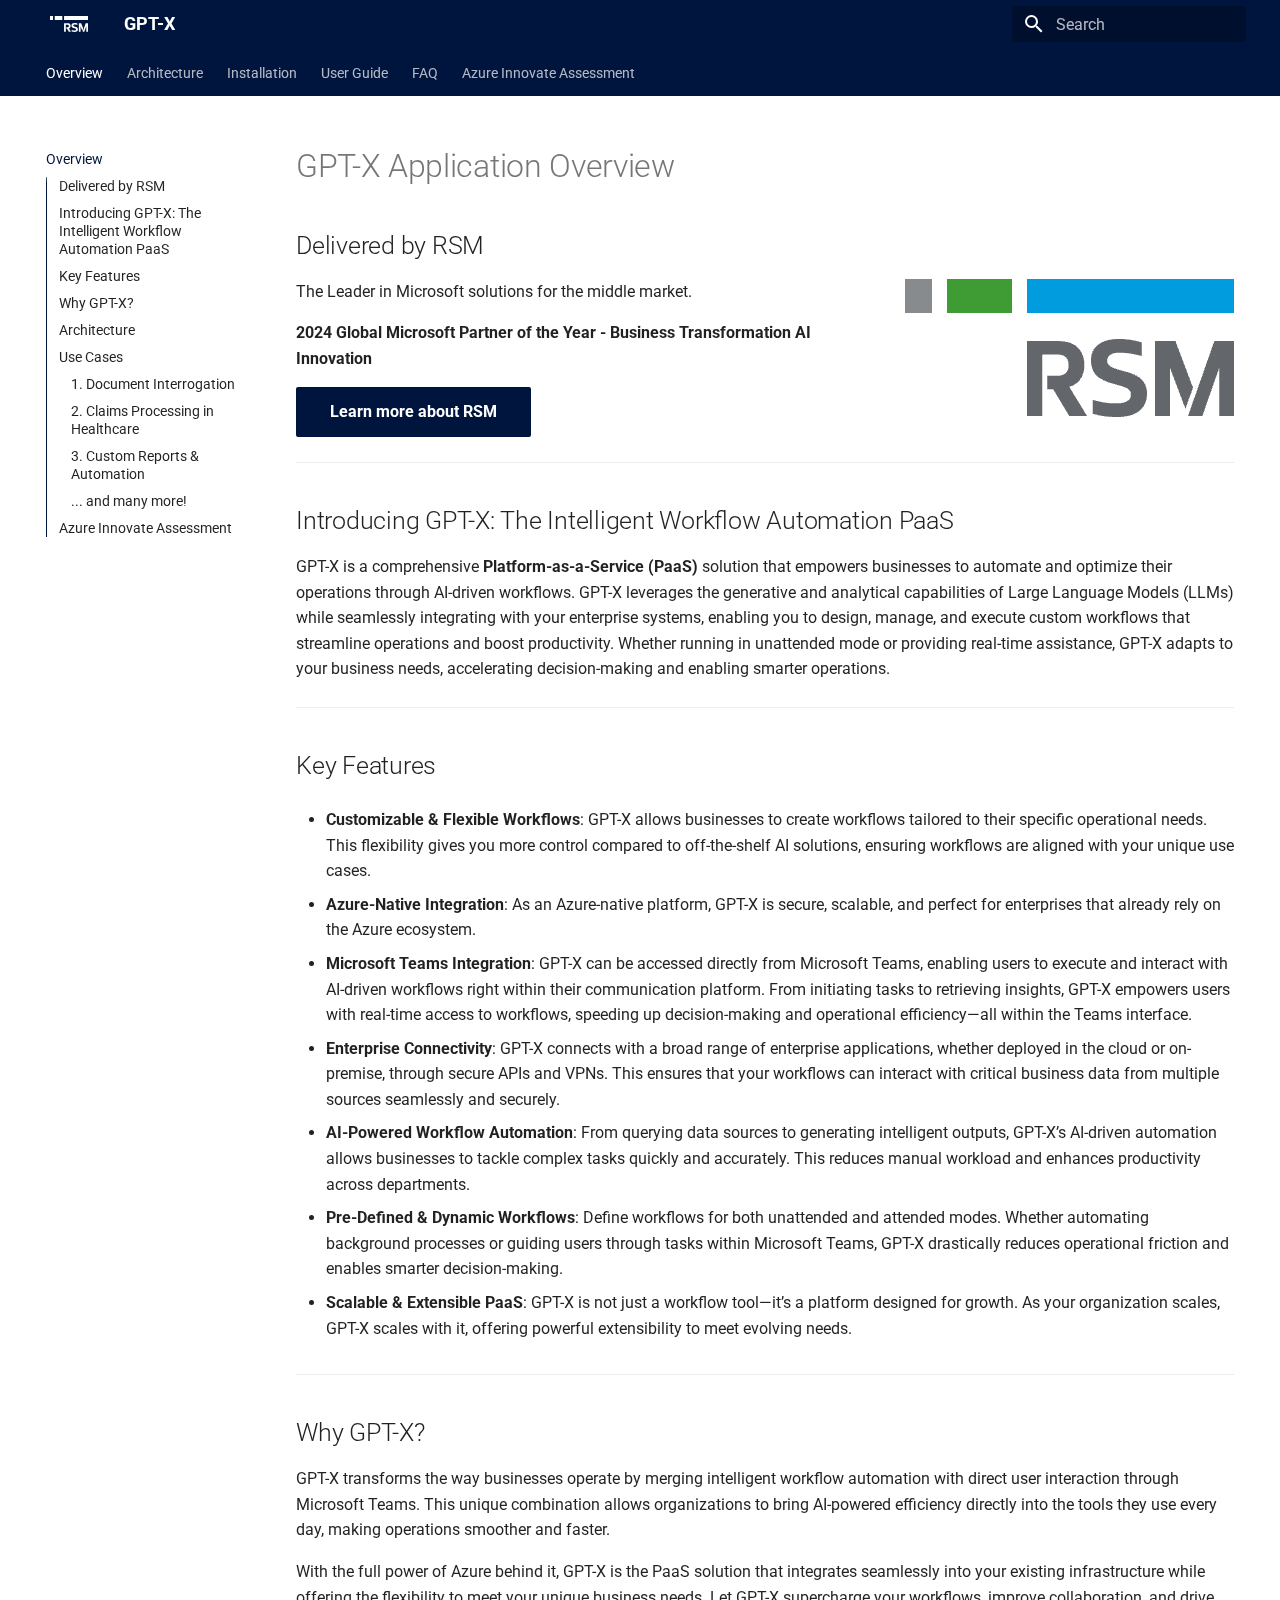
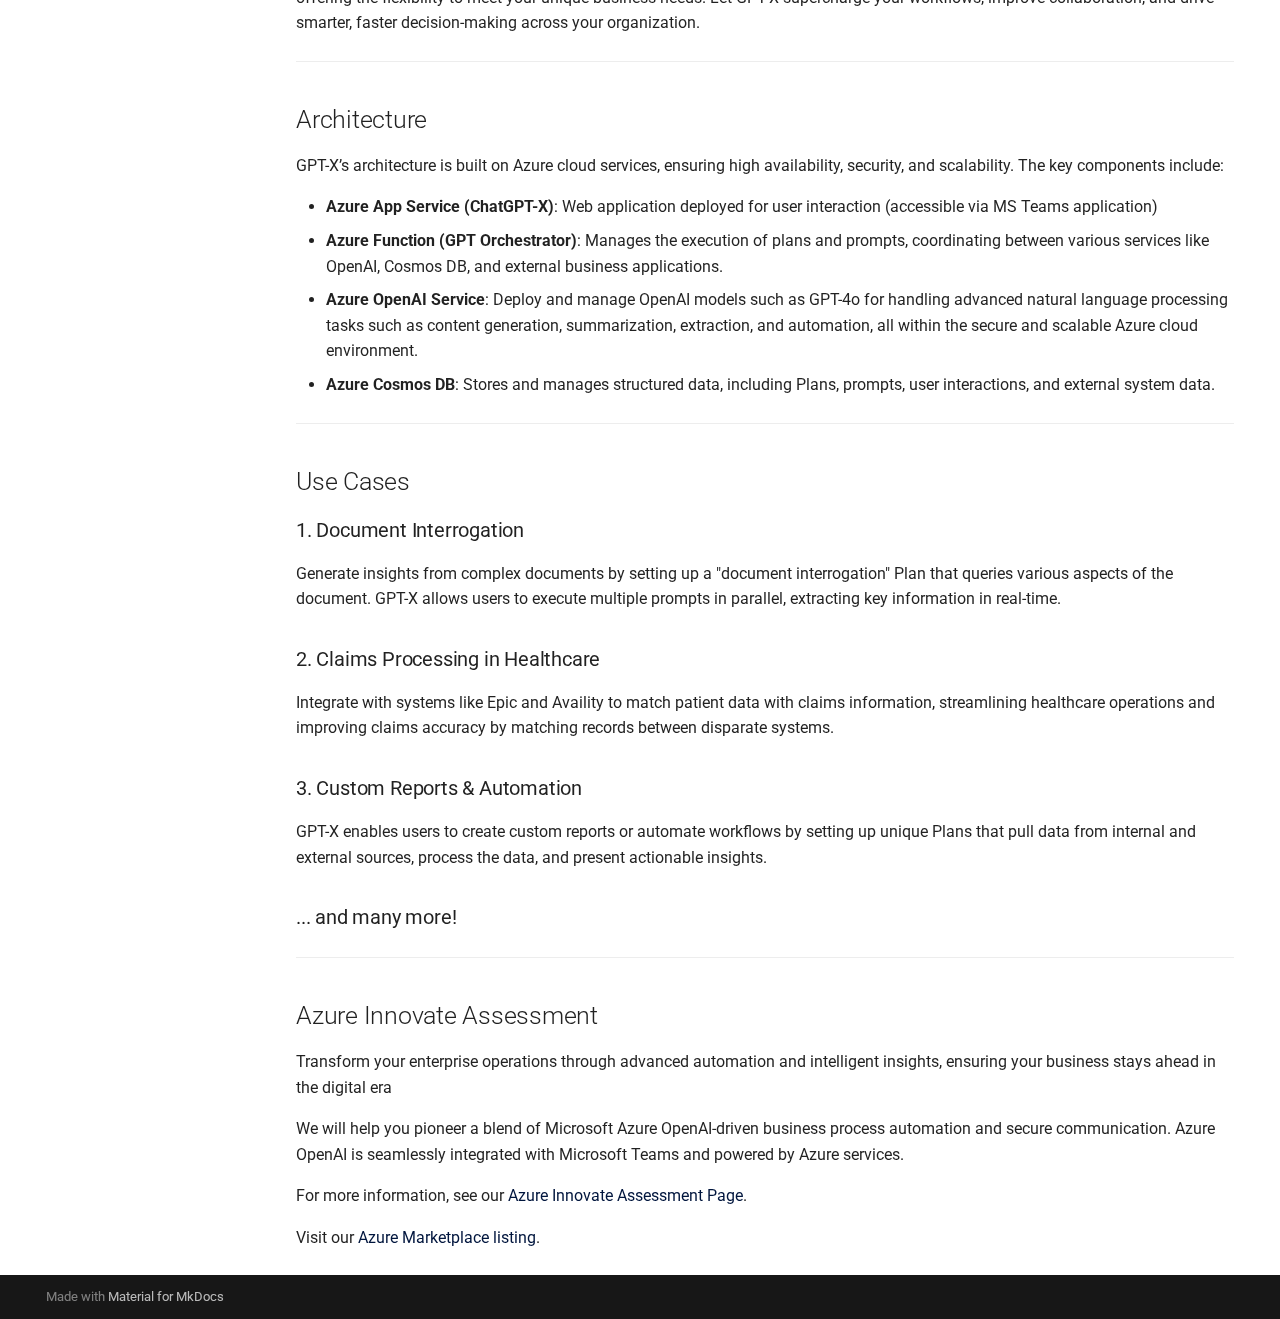
<file: index.html>
<!doctype html>
<html lang="en" class="no-js">
  <head>
    
      <meta charset="utf-8">
      <meta name="viewport" content="width=device-width,initial-scale=1">
      
      
      
        <link rel="canonical" href="https://sambradley-rsm.github.io/gpt-x-docs/">
      
      
      
        <link rel="next" href="components/">
      
      
      <link rel="icon" href="assets/images/favicon.png">
      <meta name="generator" content="mkdocs-1.6.1, mkdocs-material-9.5.39">
    
    
      
        <title>GPT-X</title>
      
    
    
      <link rel="stylesheet" href="assets/stylesheets/main.8c3ca2c6.min.css">
      
        
        <link rel="stylesheet" href="assets/stylesheets/palette.06af60db.min.css">
      
      


    
    
      
    
    
      
        
        
        <link rel="preconnect" href="https://fonts.gstatic.com" crossorigin>
        <link rel="stylesheet" href="https://fonts.googleapis.com/css?family=Roboto:300,300i,400,400i,700,700i%7CRoboto+Mono:400,400i,700,700i&display=fallback">
        <style>:root{--md-text-font:"Roboto";--md-code-font:"Roboto Mono"}</style>
      
    
    
      <link rel="stylesheet" href="stylesheets/extra.css">
    
    <script>__md_scope=new URL(".",location),__md_hash=e=>[...e].reduce(((e,_)=>(e<<5)-e+_.charCodeAt(0)),0),__md_get=(e,_=localStorage,t=__md_scope)=>JSON.parse(_.getItem(t.pathname+"."+e)),__md_set=(e,_,t=localStorage,a=__md_scope)=>{try{t.setItem(a.pathname+"."+e,JSON.stringify(_))}catch(e){}}</script>
    
      

    
    
    
  </head>
  
  
    
    
    
    
    
    <body dir="ltr" data-md-color-scheme="default" data-md-color-primary="custom" data-md-color-accent="custom">
  
    
    <input class="md-toggle" data-md-toggle="drawer" type="checkbox" id="__drawer" autocomplete="off">
    <input class="md-toggle" data-md-toggle="search" type="checkbox" id="__search" autocomplete="off">
    <label class="md-overlay" for="__drawer"></label>
    <div data-md-component="skip">
      
        
        <a href="#gpt-x-application-overview" class="md-skip">
          Skip to content
        </a>
      
    </div>
    <div data-md-component="announce">
      
    </div>
    
    
      

<header class="md-header" data-md-component="header">
  <nav class="md-header__inner md-grid" aria-label="Header">
    <a href="." title="GPT-X" class="md-header__button md-logo" aria-label="GPT-X" data-md-component="logo">
      
  <img src="assets/RSM_White.svg" alt="logo">

    </a>
    <label class="md-header__button md-icon" for="__drawer">
      
      <svg xmlns="http://www.w3.org/2000/svg" viewBox="0 0 24 24"><path d="M3 6h18v2H3zm0 5h18v2H3zm0 5h18v2H3z"/></svg>
    </label>
    <div class="md-header__title" data-md-component="header-title">
      <div class="md-header__ellipsis">
        <div class="md-header__topic">
          <span class="md-ellipsis">
            GPT-X
          </span>
        </div>
        <div class="md-header__topic" data-md-component="header-topic">
          <span class="md-ellipsis">
            
              Overview
            
          </span>
        </div>
      </div>
    </div>
    
      
    
    
    
    
      <label class="md-header__button md-icon" for="__search">
        
        <svg xmlns="http://www.w3.org/2000/svg" viewBox="0 0 24 24"><path d="M9.5 3A6.5 6.5 0 0 1 16 9.5c0 1.61-.59 3.09-1.56 4.23l.27.27h.79l5 5-1.5 1.5-5-5v-.79l-.27-.27A6.52 6.52 0 0 1 9.5 16 6.5 6.5 0 0 1 3 9.5 6.5 6.5 0 0 1 9.5 3m0 2C7 5 5 7 5 9.5S7 14 9.5 14 14 12 14 9.5 12 5 9.5 5"/></svg>
      </label>
      <div class="md-search" data-md-component="search" role="dialog">
  <label class="md-search__overlay" for="__search"></label>
  <div class="md-search__inner" role="search">
    <form class="md-search__form" name="search">
      <input type="text" class="md-search__input" name="query" aria-label="Search" placeholder="Search" autocapitalize="off" autocorrect="off" autocomplete="off" spellcheck="false" data-md-component="search-query" required>
      <label class="md-search__icon md-icon" for="__search">
        
        <svg xmlns="http://www.w3.org/2000/svg" viewBox="0 0 24 24"><path d="M9.5 3A6.5 6.5 0 0 1 16 9.5c0 1.61-.59 3.09-1.56 4.23l.27.27h.79l5 5-1.5 1.5-5-5v-.79l-.27-.27A6.52 6.52 0 0 1 9.5 16 6.5 6.5 0 0 1 3 9.5 6.5 6.5 0 0 1 9.5 3m0 2C7 5 5 7 5 9.5S7 14 9.5 14 14 12 14 9.5 12 5 9.5 5"/></svg>
        
        <svg xmlns="http://www.w3.org/2000/svg" viewBox="0 0 24 24"><path d="M20 11v2H8l5.5 5.5-1.42 1.42L4.16 12l7.92-7.92L13.5 5.5 8 11z"/></svg>
      </label>
      <nav class="md-search__options" aria-label="Search">
        
        <button type="reset" class="md-search__icon md-icon" title="Clear" aria-label="Clear" tabindex="-1">
          
          <svg xmlns="http://www.w3.org/2000/svg" viewBox="0 0 24 24"><path d="M19 6.41 17.59 5 12 10.59 6.41 5 5 6.41 10.59 12 5 17.59 6.41 19 12 13.41 17.59 19 19 17.59 13.41 12z"/></svg>
        </button>
      </nav>
      
    </form>
    <div class="md-search__output">
      <div class="md-search__scrollwrap" tabindex="0" data-md-scrollfix>
        <div class="md-search-result" data-md-component="search-result">
          <div class="md-search-result__meta">
            Initializing search
          </div>
          <ol class="md-search-result__list" role="presentation"></ol>
        </div>
      </div>
    </div>
  </div>
</div>
    
    
  </nav>
  
</header>
    
    <div class="md-container" data-md-component="container">
      
      
        
          
            
<nav class="md-tabs" aria-label="Tabs" data-md-component="tabs">
  <div class="md-grid">
    <ul class="md-tabs__list">
      
        
  
  
    
  
  
    <li class="md-tabs__item md-tabs__item--active">
      <a href="." class="md-tabs__link">
        
  
    
  
  Overview

      </a>
    </li>
  

      
        
  
  
  
    <li class="md-tabs__item">
      <a href="components/" class="md-tabs__link">
        
  
    
  
  Architecture

      </a>
    </li>
  

      
        
  
  
  
    <li class="md-tabs__item">
      <a href="installation/" class="md-tabs__link">
        
  
    
  
  Installation

      </a>
    </li>
  

      
        
  
  
  
    <li class="md-tabs__item">
      <a href="user-guide/" class="md-tabs__link">
        
  
    
  
  User Guide

      </a>
    </li>
  

      
        
  
  
  
    <li class="md-tabs__item">
      <a href="faq/" class="md-tabs__link">
        
  
    
  
  FAQ

      </a>
    </li>
  

      
        
  
  
  
    <li class="md-tabs__item">
      <a href="azure-innovate/" class="md-tabs__link">
        
  
    
  
  Azure Innovate Assessment

      </a>
    </li>
  

      
    </ul>
  </div>
</nav>
          
        
      
      <main class="md-main" data-md-component="main">
        <div class="md-main__inner md-grid">
          
            
              
              <div class="md-sidebar md-sidebar--primary" data-md-component="sidebar" data-md-type="navigation" >
                <div class="md-sidebar__scrollwrap">
                  <div class="md-sidebar__inner">
                    


  


  

<nav class="md-nav md-nav--primary md-nav--lifted md-nav--integrated" aria-label="Navigation" data-md-level="0">
  <label class="md-nav__title" for="__drawer">
    <a href="." title="GPT-X" class="md-nav__button md-logo" aria-label="GPT-X" data-md-component="logo">
      
  <img src="assets/RSM_White.svg" alt="logo">

    </a>
    GPT-X
  </label>
  
  <ul class="md-nav__list" data-md-scrollfix>
    
      
      
  
  
    
  
  
  
    <li class="md-nav__item md-nav__item--active">
      
      <input class="md-nav__toggle md-toggle" type="checkbox" id="__toc">
      
      
        
      
      
        <label class="md-nav__link md-nav__link--active" for="__toc">
          
  
  <span class="md-ellipsis">
    Overview
  </span>
  

          <span class="md-nav__icon md-icon"></span>
        </label>
      
      <a href="." class="md-nav__link md-nav__link--active">
        
  
  <span class="md-ellipsis">
    Overview
  </span>
  

      </a>
      
        

<nav class="md-nav md-nav--secondary" aria-label="Table of contents">
  
  
  
    
  
  
    <label class="md-nav__title" for="__toc">
      <span class="md-nav__icon md-icon"></span>
      Table of contents
    </label>
    <ul class="md-nav__list" data-md-component="toc" data-md-scrollfix>
      
        <li class="md-nav__item">
  <a href="#delivered-by-rsm" class="md-nav__link">
    <span class="md-ellipsis">
      Delivered by RSM
    </span>
  </a>
  
</li>
      
        <li class="md-nav__item">
  <a href="#introducing-gpt-x-the-intelligent-workflow-automation-paas" class="md-nav__link">
    <span class="md-ellipsis">
      Introducing GPT-X: The Intelligent Workflow Automation PaaS
    </span>
  </a>
  
</li>
      
        <li class="md-nav__item">
  <a href="#key-features" class="md-nav__link">
    <span class="md-ellipsis">
      Key Features
    </span>
  </a>
  
</li>
      
        <li class="md-nav__item">
  <a href="#why-gpt-x" class="md-nav__link">
    <span class="md-ellipsis">
      Why GPT-X?
    </span>
  </a>
  
</li>
      
        <li class="md-nav__item">
  <a href="#architecture" class="md-nav__link">
    <span class="md-ellipsis">
      Architecture
    </span>
  </a>
  
</li>
      
        <li class="md-nav__item">
  <a href="#use-cases" class="md-nav__link">
    <span class="md-ellipsis">
      Use Cases
    </span>
  </a>
  
    <nav class="md-nav" aria-label="Use Cases">
      <ul class="md-nav__list">
        
          <li class="md-nav__item">
  <a href="#1-document-interrogation" class="md-nav__link">
    <span class="md-ellipsis">
      1. Document Interrogation
    </span>
  </a>
  
</li>
        
          <li class="md-nav__item">
  <a href="#2-claims-processing-in-healthcare" class="md-nav__link">
    <span class="md-ellipsis">
      2. Claims Processing in Healthcare
    </span>
  </a>
  
</li>
        
          <li class="md-nav__item">
  <a href="#3-custom-reports-automation" class="md-nav__link">
    <span class="md-ellipsis">
      3. Custom Reports &amp; Automation
    </span>
  </a>
  
</li>
        
          <li class="md-nav__item">
  <a href="#and-many-more" class="md-nav__link">
    <span class="md-ellipsis">
      ... and many more!
    </span>
  </a>
  
</li>
        
      </ul>
    </nav>
  
</li>
      
        <li class="md-nav__item">
  <a href="#azure-innovate-assessment" class="md-nav__link">
    <span class="md-ellipsis">
      Azure Innovate Assessment
    </span>
  </a>
  
</li>
      
    </ul>
  
</nav>
      
    </li>
  

    
      
      
  
  
  
  
    <li class="md-nav__item">
      <a href="components/" class="md-nav__link">
        
  
  <span class="md-ellipsis">
    Architecture
  </span>
  

      </a>
    </li>
  

    
      
      
  
  
  
  
    <li class="md-nav__item">
      <a href="installation/" class="md-nav__link">
        
  
  <span class="md-ellipsis">
    Installation
  </span>
  

      </a>
    </li>
  

    
      
      
  
  
  
  
    <li class="md-nav__item">
      <a href="user-guide/" class="md-nav__link">
        
  
  <span class="md-ellipsis">
    User Guide
  </span>
  

      </a>
    </li>
  

    
      
      
  
  
  
  
    <li class="md-nav__item">
      <a href="faq/" class="md-nav__link">
        
  
  <span class="md-ellipsis">
    FAQ
  </span>
  

      </a>
    </li>
  

    
      
      
  
  
  
  
    <li class="md-nav__item">
      <a href="azure-innovate/" class="md-nav__link">
        
  
  <span class="md-ellipsis">
    Azure Innovate Assessment
  </span>
  

      </a>
    </li>
  

    
  </ul>
</nav>
                  </div>
                </div>
              </div>
            
            
          
          
            <div class="md-content" data-md-component="content">
              <article class="md-content__inner md-typeset">
                
                  


<h1 id="gpt-x-application-overview">GPT-X Application Overview<a class="headerlink" href="#gpt-x-application-overview" title="Permanent link">&para;</a></h1>
<h2 id="delivered-by-rsm">Delivered by RSM<a class="headerlink" href="#delivered-by-rsm" title="Permanent link">&para;</a></h2>
<p><img align="right" alt="RSM" src="assets/RSM_color.png" />
The Leader in Microsoft solutions for the middle market.</p>
<p><strong>2024 Global Microsoft Partner of the Year - Business Transformation AI Innovation</strong></p>
<p><a class="md-button md-button--primary" href="https://rsmus.com/technologies/microsoft.html">Learn more about RSM</a></p>
<hr />
<h2 id="introducing-gpt-x-the-intelligent-workflow-automation-paas">Introducing GPT-X: The Intelligent Workflow Automation PaaS<a class="headerlink" href="#introducing-gpt-x-the-intelligent-workflow-automation-paas" title="Permanent link">&para;</a></h2>
<p>GPT-X is a comprehensive <strong>Platform-as-a-Service (PaaS)</strong> solution that empowers businesses to automate and optimize their operations through AI-driven workflows. GPT-X leverages the generative and analytical capabilities of Large Language Models (LLMs) while seamlessly integrating with your enterprise systems, enabling you to design, manage, and execute custom workflows that streamline operations and boost productivity. Whether running in unattended mode or providing real-time assistance, GPT-X adapts to your business needs, accelerating decision-making and enabling smarter operations.</p>
<hr />
<h2 id="key-features">Key Features<a class="headerlink" href="#key-features" title="Permanent link">&para;</a></h2>
<ul>
<li>
<p><strong>Customizable &amp; Flexible Workflows</strong>: GPT-X allows businesses to create workflows tailored to their specific operational needs. This flexibility gives you more control compared to off-the-shelf AI solutions, ensuring workflows are aligned with your unique use cases.</p>
</li>
<li>
<p><strong>Azure-Native Integration</strong>: As an Azure-native platform, GPT-X is secure, scalable, and perfect for enterprises that already rely on the Azure ecosystem.</p>
</li>
<li>
<p><strong>Microsoft Teams Integration</strong>: GPT-X can be accessed directly from Microsoft Teams, enabling users to execute and interact with AI-driven workflows right within their communication platform. From initiating tasks to retrieving insights, GPT-X empowers users with real-time access to workflows, speeding up decision-making and operational efficiency—all within the Teams interface.</p>
</li>
<li>
<p><strong>Enterprise Connectivity</strong>: GPT-X connects with a broad range of enterprise applications, whether deployed in the cloud or on-premise, through secure APIs and VPNs. This ensures that your workflows can interact with critical business data from multiple sources seamlessly and securely.</p>
</li>
<li>
<p><strong>AI-Powered Workflow Automation</strong>: From querying data sources to generating intelligent outputs, GPT-X’s AI-driven automation allows businesses to tackle complex tasks quickly and accurately. This reduces manual workload and enhances productivity across departments.</p>
</li>
<li>
<p><strong>Pre-Defined &amp; Dynamic Workflows</strong>: Define workflows for both unattended and attended modes. Whether automating background processes or guiding users through tasks within Microsoft Teams, GPT-X drastically reduces operational friction and enables smarter decision-making.</p>
</li>
<li>
<p><strong>Scalable &amp; Extensible PaaS</strong>: GPT-X is not just a workflow tool—it’s a platform designed for growth. As your organization scales, GPT-X scales with it, offering powerful extensibility to meet evolving needs.</p>
</li>
</ul>
<hr />
<h2 id="why-gpt-x">Why GPT-X?<a class="headerlink" href="#why-gpt-x" title="Permanent link">&para;</a></h2>
<p>GPT-X transforms the way businesses operate by merging intelligent workflow automation with direct user interaction through Microsoft Teams. This unique combination allows organizations to bring AI-powered efficiency directly into the tools they use every day, making operations smoother and faster.</p>
<p>With the full power of Azure behind it, GPT-X is the PaaS solution that integrates seamlessly into your existing infrastructure while offering the flexibility to meet your unique business needs. Let GPT-X supercharge your workflows, improve collaboration, and drive smarter, faster decision-making across your organization.</p>
<hr />
<h2 id="architecture">Architecture<a class="headerlink" href="#architecture" title="Permanent link">&para;</a></h2>
<p>GPT-X’s architecture is built on Azure cloud services, ensuring high availability, security, and scalability. The key components include:</p>
<ul>
<li><strong>Azure App Service (ChatGPT-X)</strong>: Web application deployed for user interaction (accessible via MS Teams application)</li>
<li><strong>Azure Function (GPT Orchestrator)</strong>: Manages the execution of plans and prompts, coordinating between various services like OpenAI, Cosmos DB, and external business applications.</li>
<li><strong>Azure OpenAI Service</strong>: Deploy and manage OpenAI models such as GPT-4o for handling advanced natural language processing tasks such as content generation, summarization, extraction, and automation, all within the secure and scalable Azure cloud environment.</li>
<li><strong>Azure Cosmos DB</strong>: Stores and manages structured data, including Plans, prompts, user interactions, and external system data.</li>
</ul>
<hr />
<h2 id="use-cases">Use Cases<a class="headerlink" href="#use-cases" title="Permanent link">&para;</a></h2>
<h3 id="1-document-interrogation">1. Document Interrogation<a class="headerlink" href="#1-document-interrogation" title="Permanent link">&para;</a></h3>
<p>Generate insights from complex documents by setting up a "document interrogation" Plan that queries various aspects of the document. GPT-X allows users to execute multiple prompts in parallel, extracting key information in real-time.</p>
<h3 id="2-claims-processing-in-healthcare">2. Claims Processing in Healthcare<a class="headerlink" href="#2-claims-processing-in-healthcare" title="Permanent link">&para;</a></h3>
<p>Integrate with systems like Epic and Availity to match patient data with claims information, streamlining healthcare operations and improving claims accuracy by matching records between disparate systems.</p>
<h3 id="3-custom-reports-automation">3. Custom Reports &amp; Automation<a class="headerlink" href="#3-custom-reports-automation" title="Permanent link">&para;</a></h3>
<p>GPT-X enables users to create custom reports or automate workflows by setting up unique Plans that pull data from internal and external sources, process the data, and present actionable insights.</p>
<h3 id="and-many-more">... and many more!<a class="headerlink" href="#and-many-more" title="Permanent link">&para;</a></h3>
<hr />
<h2 id="azure-innovate-assessment">Azure Innovate Assessment<a class="headerlink" href="#azure-innovate-assessment" title="Permanent link">&para;</a></h2>
<p>Transform your enterprise operations through advanced automation and intelligent insights, ensuring your business stays ahead in the digital era</p>
<p>We will help you pioneer a blend of Microsoft Azure OpenAI-driven business process automation and secure communication. Azure OpenAI is seamlessly integrated with Microsoft Teams and powered by Azure services.</p>
<p>For more information, see our <a href="azure-innovate/">Azure Innovate Assessment Page</a>.</p>
<p>Visit our <a href="https://azuremarketplace.microsoft.com/en-us/marketplace/consulting-services/rsmproductsalesllc1604685958273.azureopenaigptx">Azure Marketplace listing</a>.</p>












                
              </article>
            </div>
          
          
  <script>var tabs=__md_get("__tabs");if(Array.isArray(tabs))e:for(var set of document.querySelectorAll(".tabbed-set")){var labels=set.querySelector(".tabbed-labels");for(var tab of tabs)for(var label of labels.getElementsByTagName("label"))if(label.innerText.trim()===tab){var input=document.getElementById(label.htmlFor);input.checked=!0;continue e}}</script>

<script>var target=document.getElementById(location.hash.slice(1));target&&target.name&&(target.checked=target.name.startsWith("__tabbed_"))</script>
        </div>
        
      </main>
      
        <footer class="md-footer">
  
  <div class="md-footer-meta md-typeset">
    <div class="md-footer-meta__inner md-grid">
      <div class="md-copyright">
  
  
    Made with
    <a href="https://squidfunk.github.io/mkdocs-material/" target="_blank" rel="noopener">
      Material for MkDocs
    </a>
  
</div>
      
    </div>
  </div>
</footer>
      
    </div>
    <div class="md-dialog" data-md-component="dialog">
      <div class="md-dialog__inner md-typeset"></div>
    </div>
    
    
    <script id="__config" type="application/json">{"base": ".", "features": ["content.code.copy", "content.code.select", "content.code.annotate", "content.tabs.link", "navigation.instant", "navigation.tabs", "toc.integrate", "header.autolink", "navigation.tracking", "navigation.sections"], "search": "assets/javascripts/workers/search.6ce7567c.min.js", "translations": {"clipboard.copied": "Copied to clipboard", "clipboard.copy": "Copy to clipboard", "search.result.more.one": "1 more on this page", "search.result.more.other": "# more on this page", "search.result.none": "No matching documents", "search.result.one": "1 matching document", "search.result.other": "# matching documents", "search.result.placeholder": "Type to start searching", "search.result.term.missing": "Missing", "select.version": "Select version"}}</script>
    
    
      <script src="assets/javascripts/bundle.525ec568.min.js"></script>
      
    
  </body>
</html>
</file>
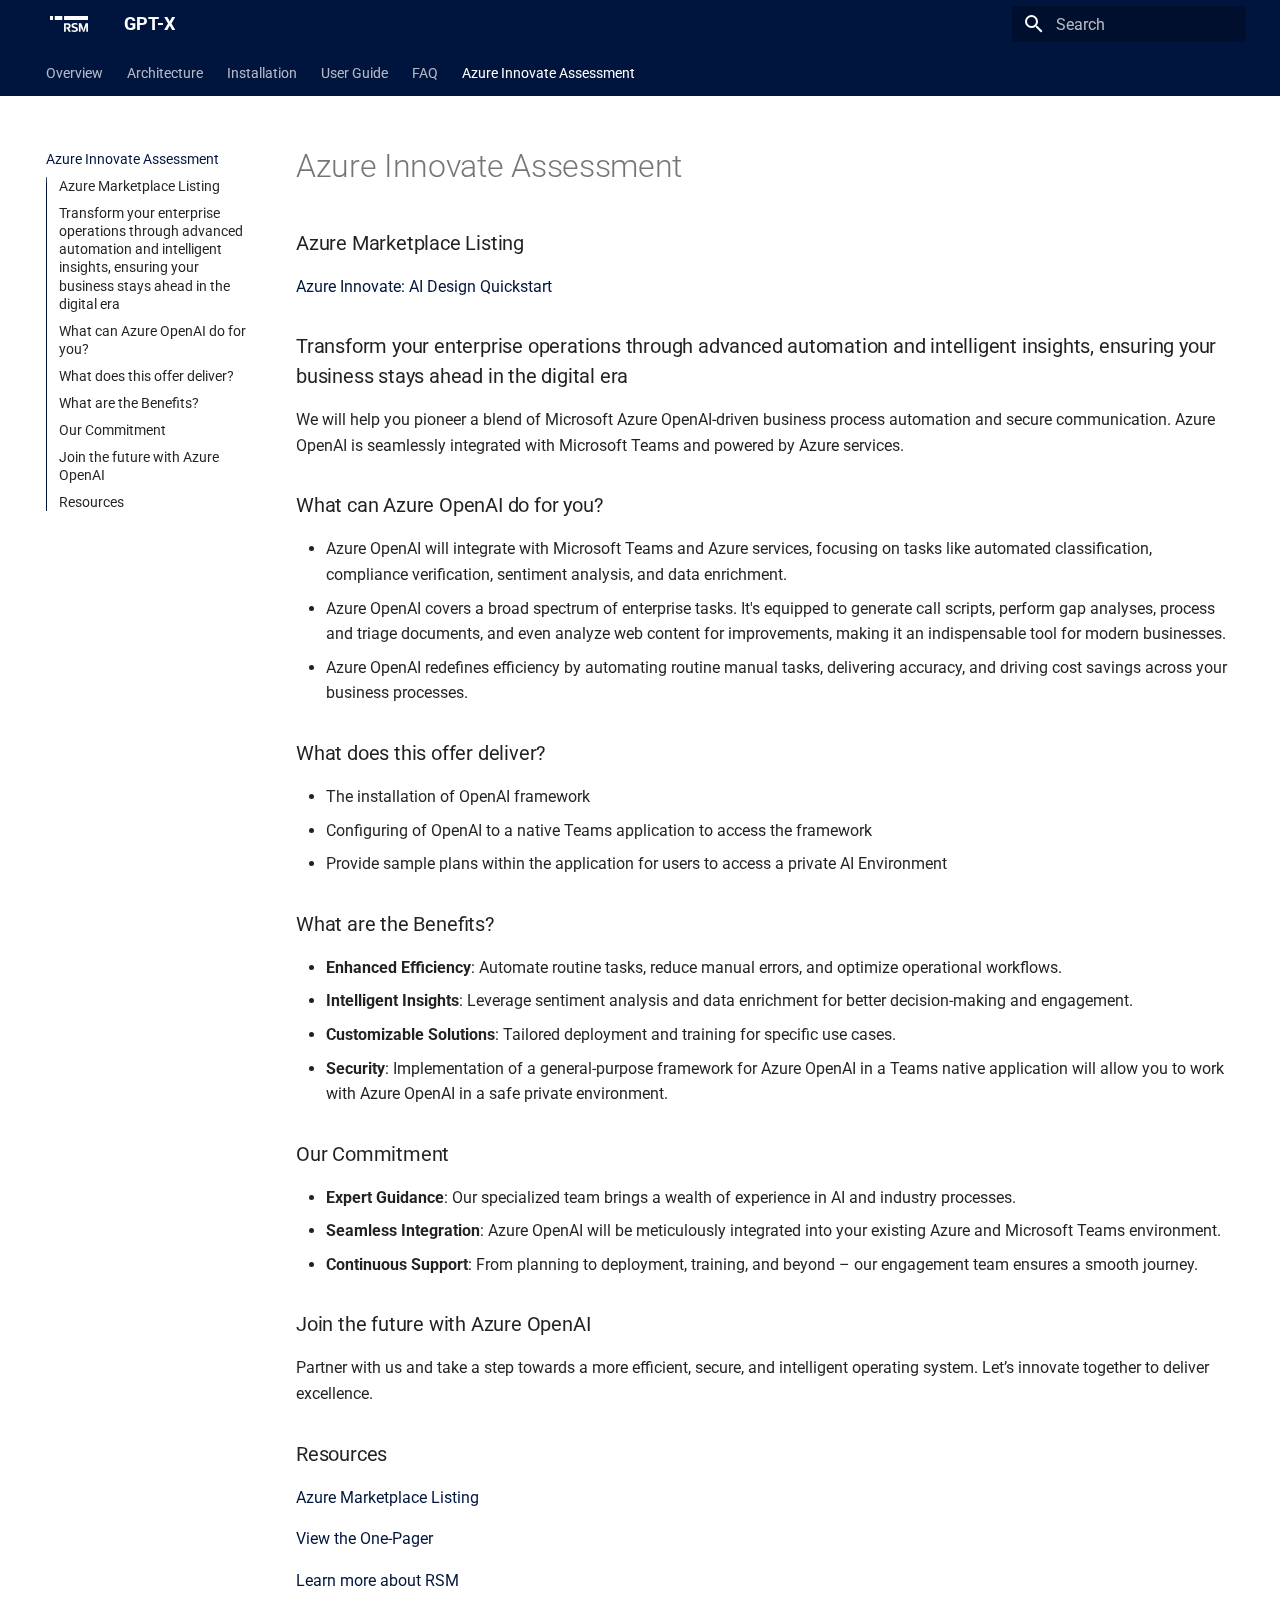
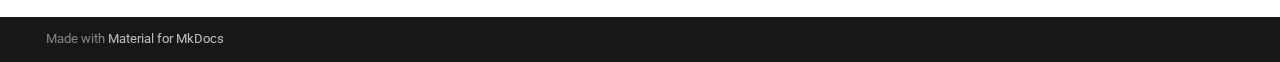
<file: azure-innovate/index.html>
<!doctype html>
<html lang="en" class="no-js">
  <head>
    
      <meta charset="utf-8">
      <meta name="viewport" content="width=device-width,initial-scale=1">
      
      
      
        <link rel="canonical" href="https://sambradley-rsm.github.io/gpt-x-docs/azure-innovate/">
      
      
        <link rel="prev" href="../faq/">
      
      
      
      <link rel="icon" href="../assets/images/favicon.png">
      <meta name="generator" content="mkdocs-1.6.1, mkdocs-material-9.5.39">
    
    
      
        <title>Azure Innovate Assessment - GPT-X</title>
      
    
    
      <link rel="stylesheet" href="../assets/stylesheets/main.8c3ca2c6.min.css">
      
        
        <link rel="stylesheet" href="../assets/stylesheets/palette.06af60db.min.css">
      
      


    
    
      
    
    
      
        
        
        <link rel="preconnect" href="https://fonts.gstatic.com" crossorigin>
        <link rel="stylesheet" href="https://fonts.googleapis.com/css?family=Roboto:300,300i,400,400i,700,700i%7CRoboto+Mono:400,400i,700,700i&display=fallback">
        <style>:root{--md-text-font:"Roboto";--md-code-font:"Roboto Mono"}</style>
      
    
    
      <link rel="stylesheet" href="../stylesheets/extra.css">
    
    <script>__md_scope=new URL("..",location),__md_hash=e=>[...e].reduce(((e,_)=>(e<<5)-e+_.charCodeAt(0)),0),__md_get=(e,_=localStorage,t=__md_scope)=>JSON.parse(_.getItem(t.pathname+"."+e)),__md_set=(e,_,t=localStorage,a=__md_scope)=>{try{t.setItem(a.pathname+"."+e,JSON.stringify(_))}catch(e){}}</script>
    
      

    
    
    
  </head>
  
  
    
    
    
    
    
    <body dir="ltr" data-md-color-scheme="default" data-md-color-primary="custom" data-md-color-accent="custom">
  
    
    <input class="md-toggle" data-md-toggle="drawer" type="checkbox" id="__drawer" autocomplete="off">
    <input class="md-toggle" data-md-toggle="search" type="checkbox" id="__search" autocomplete="off">
    <label class="md-overlay" for="__drawer"></label>
    <div data-md-component="skip">
      
        
        <a href="#azure-innovate-assessment" class="md-skip">
          Skip to content
        </a>
      
    </div>
    <div data-md-component="announce">
      
    </div>
    
    
      

<header class="md-header" data-md-component="header">
  <nav class="md-header__inner md-grid" aria-label="Header">
    <a href=".." title="GPT-X" class="md-header__button md-logo" aria-label="GPT-X" data-md-component="logo">
      
  <img src="../assets/RSM_White.svg" alt="logo">

    </a>
    <label class="md-header__button md-icon" for="__drawer">
      
      <svg xmlns="http://www.w3.org/2000/svg" viewBox="0 0 24 24"><path d="M3 6h18v2H3zm0 5h18v2H3zm0 5h18v2H3z"/></svg>
    </label>
    <div class="md-header__title" data-md-component="header-title">
      <div class="md-header__ellipsis">
        <div class="md-header__topic">
          <span class="md-ellipsis">
            GPT-X
          </span>
        </div>
        <div class="md-header__topic" data-md-component="header-topic">
          <span class="md-ellipsis">
            
              Azure Innovate Assessment
            
          </span>
        </div>
      </div>
    </div>
    
      
    
    
    
    
      <label class="md-header__button md-icon" for="__search">
        
        <svg xmlns="http://www.w3.org/2000/svg" viewBox="0 0 24 24"><path d="M9.5 3A6.5 6.5 0 0 1 16 9.5c0 1.61-.59 3.09-1.56 4.23l.27.27h.79l5 5-1.5 1.5-5-5v-.79l-.27-.27A6.52 6.52 0 0 1 9.5 16 6.5 6.5 0 0 1 3 9.5 6.5 6.5 0 0 1 9.5 3m0 2C7 5 5 7 5 9.5S7 14 9.5 14 14 12 14 9.5 12 5 9.5 5"/></svg>
      </label>
      <div class="md-search" data-md-component="search" role="dialog">
  <label class="md-search__overlay" for="__search"></label>
  <div class="md-search__inner" role="search">
    <form class="md-search__form" name="search">
      <input type="text" class="md-search__input" name="query" aria-label="Search" placeholder="Search" autocapitalize="off" autocorrect="off" autocomplete="off" spellcheck="false" data-md-component="search-query" required>
      <label class="md-search__icon md-icon" for="__search">
        
        <svg xmlns="http://www.w3.org/2000/svg" viewBox="0 0 24 24"><path d="M9.5 3A6.5 6.5 0 0 1 16 9.5c0 1.61-.59 3.09-1.56 4.23l.27.27h.79l5 5-1.5 1.5-5-5v-.79l-.27-.27A6.52 6.52 0 0 1 9.5 16 6.5 6.5 0 0 1 3 9.5 6.5 6.5 0 0 1 9.5 3m0 2C7 5 5 7 5 9.5S7 14 9.5 14 14 12 14 9.5 12 5 9.5 5"/></svg>
        
        <svg xmlns="http://www.w3.org/2000/svg" viewBox="0 0 24 24"><path d="M20 11v2H8l5.5 5.5-1.42 1.42L4.16 12l7.92-7.92L13.5 5.5 8 11z"/></svg>
      </label>
      <nav class="md-search__options" aria-label="Search">
        
        <button type="reset" class="md-search__icon md-icon" title="Clear" aria-label="Clear" tabindex="-1">
          
          <svg xmlns="http://www.w3.org/2000/svg" viewBox="0 0 24 24"><path d="M19 6.41 17.59 5 12 10.59 6.41 5 5 6.41 10.59 12 5 17.59 6.41 19 12 13.41 17.59 19 19 17.59 13.41 12z"/></svg>
        </button>
      </nav>
      
    </form>
    <div class="md-search__output">
      <div class="md-search__scrollwrap" tabindex="0" data-md-scrollfix>
        <div class="md-search-result" data-md-component="search-result">
          <div class="md-search-result__meta">
            Initializing search
          </div>
          <ol class="md-search-result__list" role="presentation"></ol>
        </div>
      </div>
    </div>
  </div>
</div>
    
    
  </nav>
  
</header>
    
    <div class="md-container" data-md-component="container">
      
      
        
          
            
<nav class="md-tabs" aria-label="Tabs" data-md-component="tabs">
  <div class="md-grid">
    <ul class="md-tabs__list">
      
        
  
  
  
    <li class="md-tabs__item">
      <a href=".." class="md-tabs__link">
        
  
    
  
  Overview

      </a>
    </li>
  

      
        
  
  
  
    <li class="md-tabs__item">
      <a href="../components/" class="md-tabs__link">
        
  
    
  
  Architecture

      </a>
    </li>
  

      
        
  
  
  
    <li class="md-tabs__item">
      <a href="../installation/" class="md-tabs__link">
        
  
    
  
  Installation

      </a>
    </li>
  

      
        
  
  
  
    <li class="md-tabs__item">
      <a href="../user-guide/" class="md-tabs__link">
        
  
    
  
  User Guide

      </a>
    </li>
  

      
        
  
  
  
    <li class="md-tabs__item">
      <a href="../faq/" class="md-tabs__link">
        
  
    
  
  FAQ

      </a>
    </li>
  

      
        
  
  
    
  
  
    <li class="md-tabs__item md-tabs__item--active">
      <a href="./" class="md-tabs__link">
        
  
    
  
  Azure Innovate Assessment

      </a>
    </li>
  

      
    </ul>
  </div>
</nav>
          
        
      
      <main class="md-main" data-md-component="main">
        <div class="md-main__inner md-grid">
          
            
              
              <div class="md-sidebar md-sidebar--primary" data-md-component="sidebar" data-md-type="navigation" >
                <div class="md-sidebar__scrollwrap">
                  <div class="md-sidebar__inner">
                    


  


  

<nav class="md-nav md-nav--primary md-nav--lifted md-nav--integrated" aria-label="Navigation" data-md-level="0">
  <label class="md-nav__title" for="__drawer">
    <a href=".." title="GPT-X" class="md-nav__button md-logo" aria-label="GPT-X" data-md-component="logo">
      
  <img src="../assets/RSM_White.svg" alt="logo">

    </a>
    GPT-X
  </label>
  
  <ul class="md-nav__list" data-md-scrollfix>
    
      
      
  
  
  
  
    <li class="md-nav__item">
      <a href=".." class="md-nav__link">
        
  
  <span class="md-ellipsis">
    Overview
  </span>
  

      </a>
    </li>
  

    
      
      
  
  
  
  
    <li class="md-nav__item">
      <a href="../components/" class="md-nav__link">
        
  
  <span class="md-ellipsis">
    Architecture
  </span>
  

      </a>
    </li>
  

    
      
      
  
  
  
  
    <li class="md-nav__item">
      <a href="../installation/" class="md-nav__link">
        
  
  <span class="md-ellipsis">
    Installation
  </span>
  

      </a>
    </li>
  

    
      
      
  
  
  
  
    <li class="md-nav__item">
      <a href="../user-guide/" class="md-nav__link">
        
  
  <span class="md-ellipsis">
    User Guide
  </span>
  

      </a>
    </li>
  

    
      
      
  
  
  
  
    <li class="md-nav__item">
      <a href="../faq/" class="md-nav__link">
        
  
  <span class="md-ellipsis">
    FAQ
  </span>
  

      </a>
    </li>
  

    
      
      
  
  
    
  
  
  
    <li class="md-nav__item md-nav__item--active">
      
      <input class="md-nav__toggle md-toggle" type="checkbox" id="__toc">
      
      
        
      
      
        <label class="md-nav__link md-nav__link--active" for="__toc">
          
  
  <span class="md-ellipsis">
    Azure Innovate Assessment
  </span>
  

          <span class="md-nav__icon md-icon"></span>
        </label>
      
      <a href="./" class="md-nav__link md-nav__link--active">
        
  
  <span class="md-ellipsis">
    Azure Innovate Assessment
  </span>
  

      </a>
      
        

<nav class="md-nav md-nav--secondary" aria-label="Table of contents">
  
  
  
    
  
  
    <label class="md-nav__title" for="__toc">
      <span class="md-nav__icon md-icon"></span>
      Table of contents
    </label>
    <ul class="md-nav__list" data-md-component="toc" data-md-scrollfix>
      
        <li class="md-nav__item">
  <a href="#azure-marketplace-listing" class="md-nav__link">
    <span class="md-ellipsis">
      Azure Marketplace Listing
    </span>
  </a>
  
</li>
      
        <li class="md-nav__item">
  <a href="#transform-your-enterprise-operations-through-advanced-automation-and-intelligent-insights-ensuring-your-business-stays-ahead-in-the-digital-era" class="md-nav__link">
    <span class="md-ellipsis">
      Transform your enterprise operations through advanced automation and intelligent insights, ensuring your business stays ahead in the digital era
    </span>
  </a>
  
</li>
      
        <li class="md-nav__item">
  <a href="#what-can-azure-openai-do-for-you" class="md-nav__link">
    <span class="md-ellipsis">
      What can Azure OpenAI do for you?
    </span>
  </a>
  
</li>
      
        <li class="md-nav__item">
  <a href="#what-does-this-offer-deliver" class="md-nav__link">
    <span class="md-ellipsis">
      What does this offer deliver?
    </span>
  </a>
  
</li>
      
        <li class="md-nav__item">
  <a href="#what-are-the-benefits" class="md-nav__link">
    <span class="md-ellipsis">
      What are the Benefits?
    </span>
  </a>
  
</li>
      
        <li class="md-nav__item">
  <a href="#our-commitment" class="md-nav__link">
    <span class="md-ellipsis">
      Our Commitment
    </span>
  </a>
  
</li>
      
        <li class="md-nav__item">
  <a href="#join-the-future-with-azure-openai" class="md-nav__link">
    <span class="md-ellipsis">
      Join the future with Azure OpenAI
    </span>
  </a>
  
</li>
      
        <li class="md-nav__item">
  <a href="#resources" class="md-nav__link">
    <span class="md-ellipsis">
      Resources
    </span>
  </a>
  
</li>
      
    </ul>
  
</nav>
      
    </li>
  

    
  </ul>
</nav>
                  </div>
                </div>
              </div>
            
            
          
          
            <div class="md-content" data-md-component="content">
              <article class="md-content__inner md-typeset">
                
                  


<h1 id="azure-innovate-assessment">Azure Innovate Assessment<a class="headerlink" href="#azure-innovate-assessment" title="Permanent link">&para;</a></h1>
<h3 id="azure-marketplace-listing">Azure Marketplace Listing<a class="headerlink" href="#azure-marketplace-listing" title="Permanent link">&para;</a></h3>
<p><a href="https://azuremarketplace.microsoft.com/en-us/marketplace/consulting-services/rsmproductsalesllc1604685958273.azureopenaigptx" target="_blank">Azure Innovate: AI Design Quickstart</a></p>
<h3 id="transform-your-enterprise-operations-through-advanced-automation-and-intelligent-insights-ensuring-your-business-stays-ahead-in-the-digital-era">Transform your enterprise operations through advanced automation and intelligent insights, ensuring your business stays ahead in the digital era<a class="headerlink" href="#transform-your-enterprise-operations-through-advanced-automation-and-intelligent-insights-ensuring-your-business-stays-ahead-in-the-digital-era" title="Permanent link">&para;</a></h3>
<p>We will help you pioneer a blend of Microsoft Azure OpenAI-driven business process automation and secure communication. Azure OpenAI is seamlessly integrated with Microsoft Teams and powered by Azure services.</p>
<h3 id="what-can-azure-openai-do-for-you">What can Azure OpenAI do for you?<a class="headerlink" href="#what-can-azure-openai-do-for-you" title="Permanent link">&para;</a></h3>
<ul>
<li>Azure OpenAI will integrate with Microsoft Teams and Azure services, focusing on tasks like automated classification, compliance verification, sentiment analysis, and data enrichment.</li>
<li>Azure OpenAI covers a broad spectrum of enterprise tasks. It's equipped to generate call scripts, perform gap analyses, process and triage documents, and even analyze web content for improvements, making it an indispensable tool for modern businesses.</li>
<li>Azure OpenAI redefines efficiency by automating routine manual tasks, delivering accuracy, and driving cost savings across your business processes.</li>
</ul>
<h3 id="what-does-this-offer-deliver">What does this offer deliver?<a class="headerlink" href="#what-does-this-offer-deliver" title="Permanent link">&para;</a></h3>
<ul>
<li>The installation of OpenAI framework</li>
<li>Configuring of OpenAI to a native Teams application to access the framework</li>
<li>Provide sample plans within the application for users to access a private AI Environment</li>
</ul>
<h3 id="what-are-the-benefits">What are the Benefits?<a class="headerlink" href="#what-are-the-benefits" title="Permanent link">&para;</a></h3>
<ul>
<li><strong>Enhanced Efficiency</strong>: Automate routine tasks, reduce manual errors, and optimize operational workflows.</li>
<li><strong>Intelligent Insights</strong>: Leverage sentiment analysis and data enrichment for better decision-making and engagement.</li>
<li><strong>Customizable Solutions</strong>: Tailored deployment and training for specific use cases.</li>
<li><strong>Security</strong>: Implementation of a general-purpose framework for Azure OpenAI in a Teams native application will allow you to work with Azure OpenAI in a safe private environment.</li>
</ul>
<h3 id="our-commitment">Our Commitment<a class="headerlink" href="#our-commitment" title="Permanent link">&para;</a></h3>
<ul>
<li><strong>Expert Guidance</strong>: Our specialized team brings a wealth of experience in AI and industry processes.</li>
<li><strong>Seamless Integration</strong>: Azure OpenAI will be meticulously integrated into your existing Azure and Microsoft Teams environment.</li>
<li><strong>Continuous Support</strong>: From planning to deployment, training, and beyond – our engagement team ensures a smooth journey.</li>
</ul>
<h3 id="join-the-future-with-azure-openai">Join the future with Azure OpenAI<a class="headerlink" href="#join-the-future-with-azure-openai" title="Permanent link">&para;</a></h3>
<p>Partner with us and take a step towards a more efficient, secure, and intelligent operating system. Let’s innovate together to deliver excellence.</p>
<h3 id="resources">Resources<a class="headerlink" href="#resources" title="Permanent link">&para;</a></h3>
<p><a href="https://azuremarketplace.microsoft.com/en-us/marketplace/consulting-services/rsmproductsalesllc1604685958273.azureopenaigptx" target="_blank">Azure Marketplace Listing</a></p>
<p><a href="https://query.prod.cms.rt.microsoft.com/cms/api/am/binary/RW1nA72" target="_blank">View the One-Pager</a></p>
<p><a href="https://rsmus.com/technologies/microsoft.html" target="_blank">Learn more about RSM</a></p>












                
              </article>
            </div>
          
          
  <script>var tabs=__md_get("__tabs");if(Array.isArray(tabs))e:for(var set of document.querySelectorAll(".tabbed-set")){var labels=set.querySelector(".tabbed-labels");for(var tab of tabs)for(var label of labels.getElementsByTagName("label"))if(label.innerText.trim()===tab){var input=document.getElementById(label.htmlFor);input.checked=!0;continue e}}</script>

<script>var target=document.getElementById(location.hash.slice(1));target&&target.name&&(target.checked=target.name.startsWith("__tabbed_"))</script>
        </div>
        
      </main>
      
        <footer class="md-footer">
  
  <div class="md-footer-meta md-typeset">
    <div class="md-footer-meta__inner md-grid">
      <div class="md-copyright">
  
  
    Made with
    <a href="https://squidfunk.github.io/mkdocs-material/" target="_blank" rel="noopener">
      Material for MkDocs
    </a>
  
</div>
      
    </div>
  </div>
</footer>
      
    </div>
    <div class="md-dialog" data-md-component="dialog">
      <div class="md-dialog__inner md-typeset"></div>
    </div>
    
    
    <script id="__config" type="application/json">{"base": "..", "features": ["content.code.copy", "content.code.select", "content.code.annotate", "content.tabs.link", "navigation.instant", "navigation.tabs", "toc.integrate", "header.autolink", "navigation.tracking", "navigation.sections"], "search": "../assets/javascripts/workers/search.6ce7567c.min.js", "translations": {"clipboard.copied": "Copied to clipboard", "clipboard.copy": "Copy to clipboard", "search.result.more.one": "1 more on this page", "search.result.more.other": "# more on this page", "search.result.none": "No matching documents", "search.result.one": "1 matching document", "search.result.other": "# matching documents", "search.result.placeholder": "Type to start searching", "search.result.term.missing": "Missing", "select.version": "Select version"}}</script>
    
    
      <script src="../assets/javascripts/bundle.525ec568.min.js"></script>
      
    
  </body>
</html>
</file>
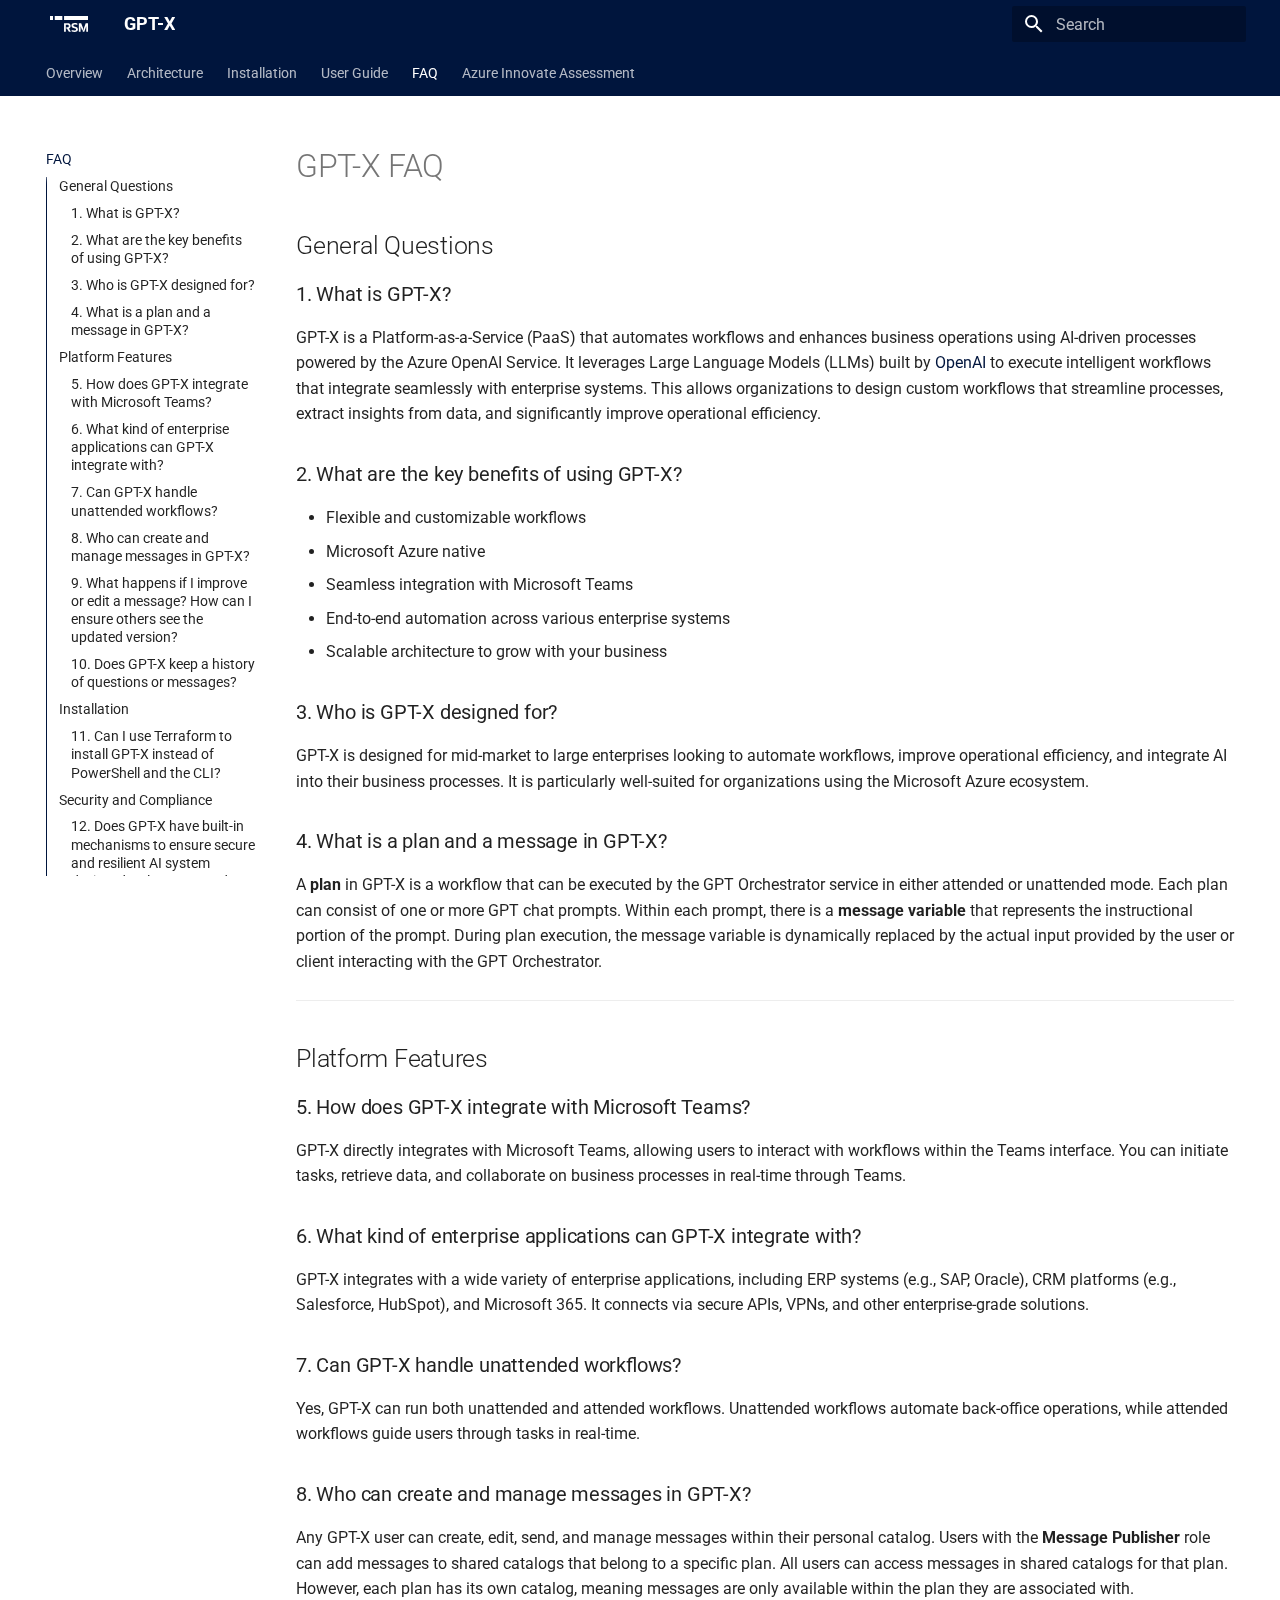
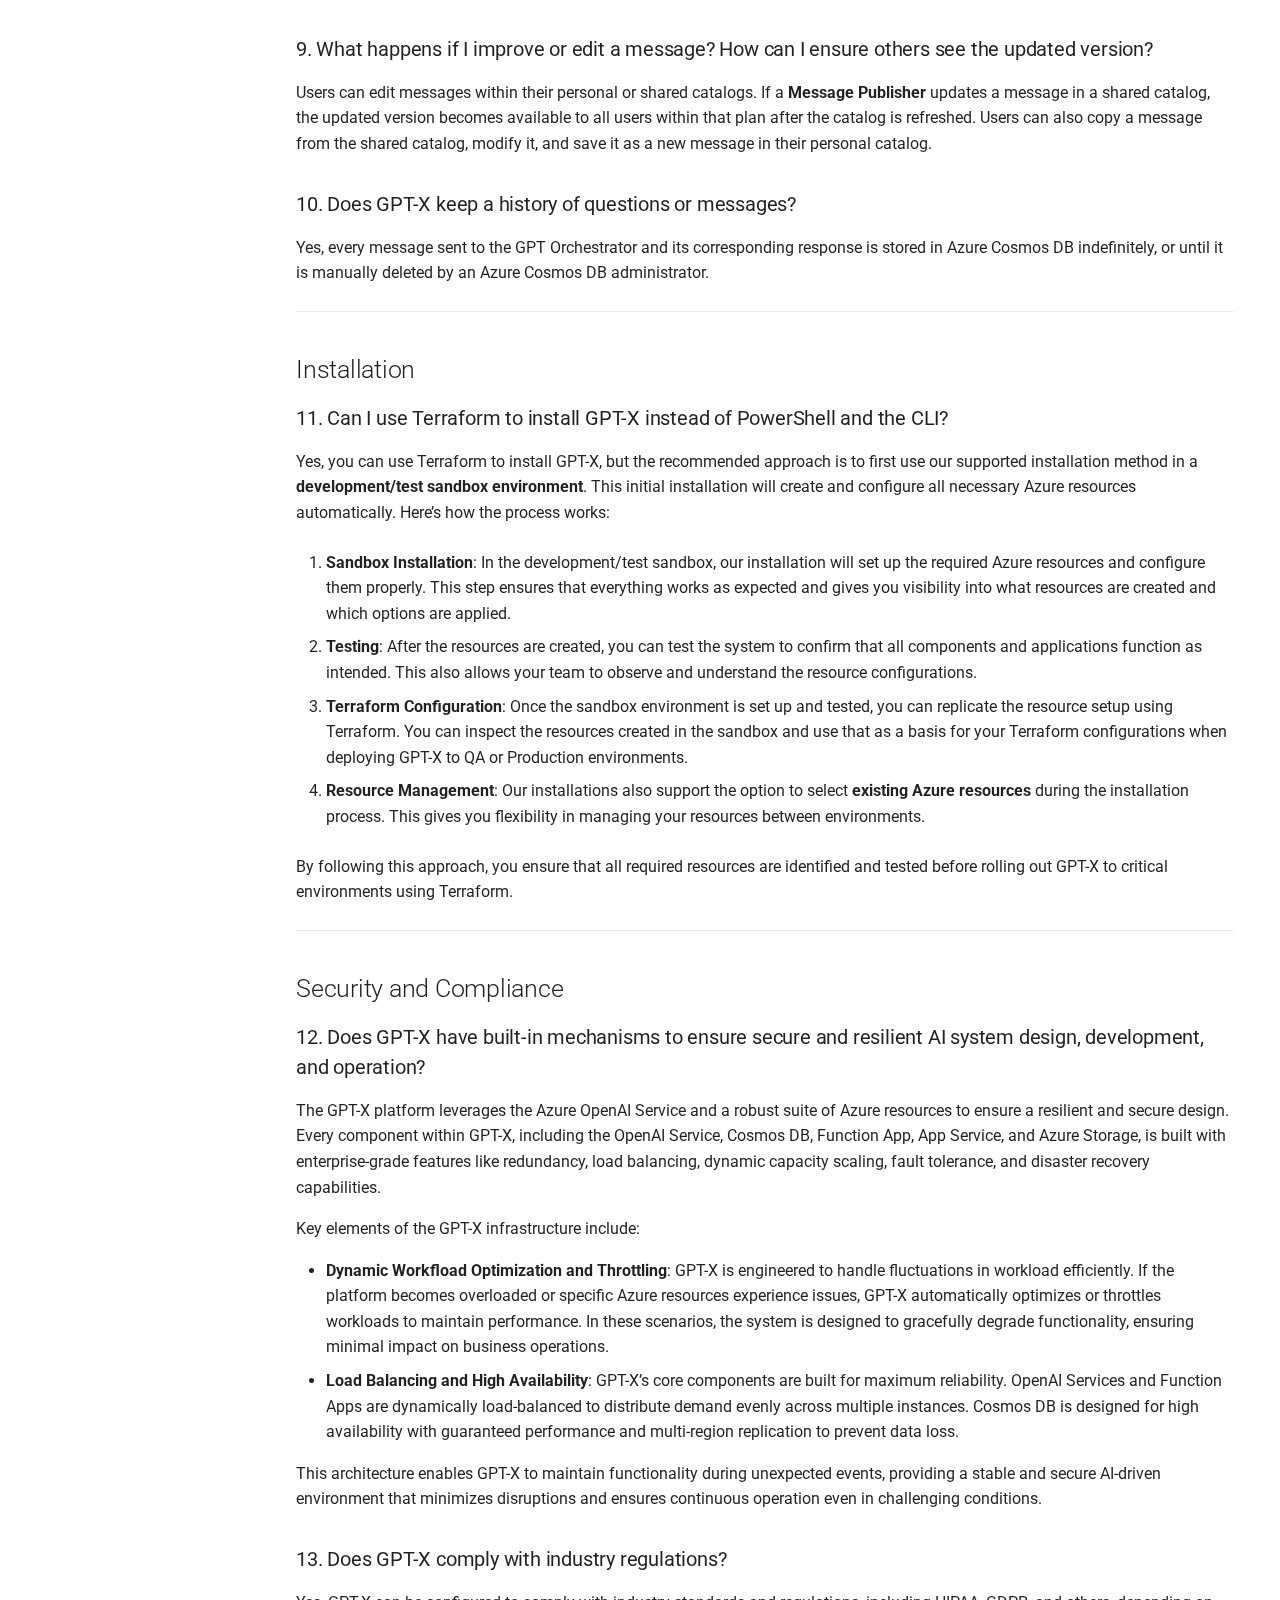
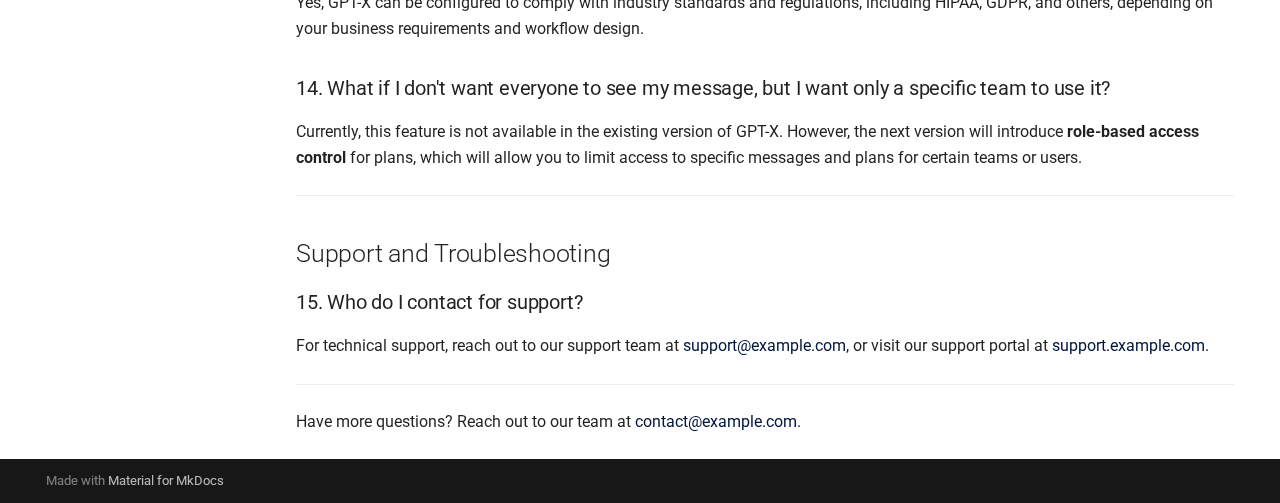
<file: faq/index.html>
<!doctype html>
<html lang="en" class="no-js">
  <head>
    
      <meta charset="utf-8">
      <meta name="viewport" content="width=device-width,initial-scale=1">
      
      
      
        <link rel="canonical" href="https://sambradley-rsm.github.io/gpt-x-docs/faq/">
      
      
        <link rel="prev" href="../user-guide/">
      
      
        <link rel="next" href="../azure-innovate/">
      
      
      <link rel="icon" href="../assets/images/favicon.png">
      <meta name="generator" content="mkdocs-1.6.1, mkdocs-material-9.5.39">
    
    
      
        <title>FAQ - GPT-X</title>
      
    
    
      <link rel="stylesheet" href="../assets/stylesheets/main.8c3ca2c6.min.css">
      
        
        <link rel="stylesheet" href="../assets/stylesheets/palette.06af60db.min.css">
      
      


    
    
      
    
    
      
        
        
        <link rel="preconnect" href="https://fonts.gstatic.com" crossorigin>
        <link rel="stylesheet" href="https://fonts.googleapis.com/css?family=Roboto:300,300i,400,400i,700,700i%7CRoboto+Mono:400,400i,700,700i&display=fallback">
        <style>:root{--md-text-font:"Roboto";--md-code-font:"Roboto Mono"}</style>
      
    
    
      <link rel="stylesheet" href="../stylesheets/extra.css">
    
    <script>__md_scope=new URL("..",location),__md_hash=e=>[...e].reduce(((e,_)=>(e<<5)-e+_.charCodeAt(0)),0),__md_get=(e,_=localStorage,t=__md_scope)=>JSON.parse(_.getItem(t.pathname+"."+e)),__md_set=(e,_,t=localStorage,a=__md_scope)=>{try{t.setItem(a.pathname+"."+e,JSON.stringify(_))}catch(e){}}</script>
    
      

    
    
    
  </head>
  
  
    
    
    
    
    
    <body dir="ltr" data-md-color-scheme="default" data-md-color-primary="custom" data-md-color-accent="custom">
  
    
    <input class="md-toggle" data-md-toggle="drawer" type="checkbox" id="__drawer" autocomplete="off">
    <input class="md-toggle" data-md-toggle="search" type="checkbox" id="__search" autocomplete="off">
    <label class="md-overlay" for="__drawer"></label>
    <div data-md-component="skip">
      
        
        <a href="#gpt-x-faq" class="md-skip">
          Skip to content
        </a>
      
    </div>
    <div data-md-component="announce">
      
    </div>
    
    
      

<header class="md-header" data-md-component="header">
  <nav class="md-header__inner md-grid" aria-label="Header">
    <a href=".." title="GPT-X" class="md-header__button md-logo" aria-label="GPT-X" data-md-component="logo">
      
  <img src="../assets/RSM_White.svg" alt="logo">

    </a>
    <label class="md-header__button md-icon" for="__drawer">
      
      <svg xmlns="http://www.w3.org/2000/svg" viewBox="0 0 24 24"><path d="M3 6h18v2H3zm0 5h18v2H3zm0 5h18v2H3z"/></svg>
    </label>
    <div class="md-header__title" data-md-component="header-title">
      <div class="md-header__ellipsis">
        <div class="md-header__topic">
          <span class="md-ellipsis">
            GPT-X
          </span>
        </div>
        <div class="md-header__topic" data-md-component="header-topic">
          <span class="md-ellipsis">
            
              FAQ
            
          </span>
        </div>
      </div>
    </div>
    
      
    
    
    
    
      <label class="md-header__button md-icon" for="__search">
        
        <svg xmlns="http://www.w3.org/2000/svg" viewBox="0 0 24 24"><path d="M9.5 3A6.5 6.5 0 0 1 16 9.5c0 1.61-.59 3.09-1.56 4.23l.27.27h.79l5 5-1.5 1.5-5-5v-.79l-.27-.27A6.52 6.52 0 0 1 9.5 16 6.5 6.5 0 0 1 3 9.5 6.5 6.5 0 0 1 9.5 3m0 2C7 5 5 7 5 9.5S7 14 9.5 14 14 12 14 9.5 12 5 9.5 5"/></svg>
      </label>
      <div class="md-search" data-md-component="search" role="dialog">
  <label class="md-search__overlay" for="__search"></label>
  <div class="md-search__inner" role="search">
    <form class="md-search__form" name="search">
      <input type="text" class="md-search__input" name="query" aria-label="Search" placeholder="Search" autocapitalize="off" autocorrect="off" autocomplete="off" spellcheck="false" data-md-component="search-query" required>
      <label class="md-search__icon md-icon" for="__search">
        
        <svg xmlns="http://www.w3.org/2000/svg" viewBox="0 0 24 24"><path d="M9.5 3A6.5 6.5 0 0 1 16 9.5c0 1.61-.59 3.09-1.56 4.23l.27.27h.79l5 5-1.5 1.5-5-5v-.79l-.27-.27A6.52 6.52 0 0 1 9.5 16 6.5 6.5 0 0 1 3 9.5 6.5 6.5 0 0 1 9.5 3m0 2C7 5 5 7 5 9.5S7 14 9.5 14 14 12 14 9.5 12 5 9.5 5"/></svg>
        
        <svg xmlns="http://www.w3.org/2000/svg" viewBox="0 0 24 24"><path d="M20 11v2H8l5.5 5.5-1.42 1.42L4.16 12l7.92-7.92L13.5 5.5 8 11z"/></svg>
      </label>
      <nav class="md-search__options" aria-label="Search">
        
        <button type="reset" class="md-search__icon md-icon" title="Clear" aria-label="Clear" tabindex="-1">
          
          <svg xmlns="http://www.w3.org/2000/svg" viewBox="0 0 24 24"><path d="M19 6.41 17.59 5 12 10.59 6.41 5 5 6.41 10.59 12 5 17.59 6.41 19 12 13.41 17.59 19 19 17.59 13.41 12z"/></svg>
        </button>
      </nav>
      
    </form>
    <div class="md-search__output">
      <div class="md-search__scrollwrap" tabindex="0" data-md-scrollfix>
        <div class="md-search-result" data-md-component="search-result">
          <div class="md-search-result__meta">
            Initializing search
          </div>
          <ol class="md-search-result__list" role="presentation"></ol>
        </div>
      </div>
    </div>
  </div>
</div>
    
    
  </nav>
  
</header>
    
    <div class="md-container" data-md-component="container">
      
      
        
          
            
<nav class="md-tabs" aria-label="Tabs" data-md-component="tabs">
  <div class="md-grid">
    <ul class="md-tabs__list">
      
        
  
  
  
    <li class="md-tabs__item">
      <a href=".." class="md-tabs__link">
        
  
    
  
  Overview

      </a>
    </li>
  

      
        
  
  
  
    <li class="md-tabs__item">
      <a href="../components/" class="md-tabs__link">
        
  
    
  
  Architecture

      </a>
    </li>
  

      
        
  
  
  
    <li class="md-tabs__item">
      <a href="../installation/" class="md-tabs__link">
        
  
    
  
  Installation

      </a>
    </li>
  

      
        
  
  
  
    <li class="md-tabs__item">
      <a href="../user-guide/" class="md-tabs__link">
        
  
    
  
  User Guide

      </a>
    </li>
  

      
        
  
  
    
  
  
    <li class="md-tabs__item md-tabs__item--active">
      <a href="./" class="md-tabs__link">
        
  
    
  
  FAQ

      </a>
    </li>
  

      
        
  
  
  
    <li class="md-tabs__item">
      <a href="../azure-innovate/" class="md-tabs__link">
        
  
    
  
  Azure Innovate Assessment

      </a>
    </li>
  

      
    </ul>
  </div>
</nav>
          
        
      
      <main class="md-main" data-md-component="main">
        <div class="md-main__inner md-grid">
          
            
              
              <div class="md-sidebar md-sidebar--primary" data-md-component="sidebar" data-md-type="navigation" >
                <div class="md-sidebar__scrollwrap">
                  <div class="md-sidebar__inner">
                    


  


  

<nav class="md-nav md-nav--primary md-nav--lifted md-nav--integrated" aria-label="Navigation" data-md-level="0">
  <label class="md-nav__title" for="__drawer">
    <a href=".." title="GPT-X" class="md-nav__button md-logo" aria-label="GPT-X" data-md-component="logo">
      
  <img src="../assets/RSM_White.svg" alt="logo">

    </a>
    GPT-X
  </label>
  
  <ul class="md-nav__list" data-md-scrollfix>
    
      
      
  
  
  
  
    <li class="md-nav__item">
      <a href=".." class="md-nav__link">
        
  
  <span class="md-ellipsis">
    Overview
  </span>
  

      </a>
    </li>
  

    
      
      
  
  
  
  
    <li class="md-nav__item">
      <a href="../components/" class="md-nav__link">
        
  
  <span class="md-ellipsis">
    Architecture
  </span>
  

      </a>
    </li>
  

    
      
      
  
  
  
  
    <li class="md-nav__item">
      <a href="../installation/" class="md-nav__link">
        
  
  <span class="md-ellipsis">
    Installation
  </span>
  

      </a>
    </li>
  

    
      
      
  
  
  
  
    <li class="md-nav__item">
      <a href="../user-guide/" class="md-nav__link">
        
  
  <span class="md-ellipsis">
    User Guide
  </span>
  

      </a>
    </li>
  

    
      
      
  
  
    
  
  
  
    <li class="md-nav__item md-nav__item--active">
      
      <input class="md-nav__toggle md-toggle" type="checkbox" id="__toc">
      
      
        
      
      
        <label class="md-nav__link md-nav__link--active" for="__toc">
          
  
  <span class="md-ellipsis">
    FAQ
  </span>
  

          <span class="md-nav__icon md-icon"></span>
        </label>
      
      <a href="./" class="md-nav__link md-nav__link--active">
        
  
  <span class="md-ellipsis">
    FAQ
  </span>
  

      </a>
      
        

<nav class="md-nav md-nav--secondary" aria-label="Table of contents">
  
  
  
    
  
  
    <label class="md-nav__title" for="__toc">
      <span class="md-nav__icon md-icon"></span>
      Table of contents
    </label>
    <ul class="md-nav__list" data-md-component="toc" data-md-scrollfix>
      
        <li class="md-nav__item">
  <a href="#general-questions" class="md-nav__link">
    <span class="md-ellipsis">
      General Questions
    </span>
  </a>
  
    <nav class="md-nav" aria-label="General Questions">
      <ul class="md-nav__list">
        
          <li class="md-nav__item">
  <a href="#1-what-is-gpt-x" class="md-nav__link">
    <span class="md-ellipsis">
      1. What is GPT-X?
    </span>
  </a>
  
</li>
        
          <li class="md-nav__item">
  <a href="#2-what-are-the-key-benefits-of-using-gpt-x" class="md-nav__link">
    <span class="md-ellipsis">
      2. What are the key benefits of using GPT-X?
    </span>
  </a>
  
</li>
        
          <li class="md-nav__item">
  <a href="#3-who-is-gpt-x-designed-for" class="md-nav__link">
    <span class="md-ellipsis">
      3. Who is GPT-X designed for?
    </span>
  </a>
  
</li>
        
          <li class="md-nav__item">
  <a href="#4-what-is-a-plan-and-a-message-in-gpt-x" class="md-nav__link">
    <span class="md-ellipsis">
      4. What is a plan and a message in GPT-X?
    </span>
  </a>
  
</li>
        
      </ul>
    </nav>
  
</li>
      
        <li class="md-nav__item">
  <a href="#platform-features" class="md-nav__link">
    <span class="md-ellipsis">
      Platform Features
    </span>
  </a>
  
    <nav class="md-nav" aria-label="Platform Features">
      <ul class="md-nav__list">
        
          <li class="md-nav__item">
  <a href="#5-how-does-gpt-x-integrate-with-microsoft-teams" class="md-nav__link">
    <span class="md-ellipsis">
      5. How does GPT-X integrate with Microsoft Teams?
    </span>
  </a>
  
</li>
        
          <li class="md-nav__item">
  <a href="#6-what-kind-of-enterprise-applications-can-gpt-x-integrate-with" class="md-nav__link">
    <span class="md-ellipsis">
      6. What kind of enterprise applications can GPT-X integrate with?
    </span>
  </a>
  
</li>
        
          <li class="md-nav__item">
  <a href="#7-can-gpt-x-handle-unattended-workflows" class="md-nav__link">
    <span class="md-ellipsis">
      7. Can GPT-X handle unattended workflows?
    </span>
  </a>
  
</li>
        
          <li class="md-nav__item">
  <a href="#8-who-can-create-and-manage-messages-in-gpt-x" class="md-nav__link">
    <span class="md-ellipsis">
      8. Who can create and manage messages in GPT-X?
    </span>
  </a>
  
</li>
        
          <li class="md-nav__item">
  <a href="#9-what-happens-if-i-improve-or-edit-a-message-how-can-i-ensure-others-see-the-updated-version" class="md-nav__link">
    <span class="md-ellipsis">
      9. What happens if I improve or edit a message? How can I ensure others see the updated version?
    </span>
  </a>
  
</li>
        
          <li class="md-nav__item">
  <a href="#10-does-gpt-x-keep-a-history-of-questions-or-messages" class="md-nav__link">
    <span class="md-ellipsis">
      10. Does GPT-X keep a history of questions or messages?
    </span>
  </a>
  
</li>
        
      </ul>
    </nav>
  
</li>
      
        <li class="md-nav__item">
  <a href="#installation" class="md-nav__link">
    <span class="md-ellipsis">
      Installation
    </span>
  </a>
  
    <nav class="md-nav" aria-label="Installation">
      <ul class="md-nav__list">
        
          <li class="md-nav__item">
  <a href="#11-can-i-use-terraform-to-install-gpt-x-instead-of-powershell-and-the-cli" class="md-nav__link">
    <span class="md-ellipsis">
      11. Can I use Terraform to install GPT-X instead of PowerShell and the CLI?
    </span>
  </a>
  
</li>
        
      </ul>
    </nav>
  
</li>
      
        <li class="md-nav__item">
  <a href="#security-and-compliance" class="md-nav__link">
    <span class="md-ellipsis">
      Security and Compliance
    </span>
  </a>
  
    <nav class="md-nav" aria-label="Security and Compliance">
      <ul class="md-nav__list">
        
          <li class="md-nav__item">
  <a href="#12-does-gpt-x-have-built-in-mechanisms-to-ensure-secure-and-resilient-ai-system-design-development-and-operation" class="md-nav__link">
    <span class="md-ellipsis">
      12. Does GPT-X have built-in mechanisms to ensure secure and resilient AI system design, development, and operation?
    </span>
  </a>
  
</li>
        
          <li class="md-nav__item">
  <a href="#13-does-gpt-x-comply-with-industry-regulations" class="md-nav__link">
    <span class="md-ellipsis">
      13. Does GPT-X comply with industry regulations?
    </span>
  </a>
  
</li>
        
          <li class="md-nav__item">
  <a href="#14-what-if-i-dont-want-everyone-to-see-my-message-but-i-want-only-a-specific-team-to-use-it" class="md-nav__link">
    <span class="md-ellipsis">
      14. What if I don't want everyone to see my message, but I want only a specific team to use it?
    </span>
  </a>
  
</li>
        
      </ul>
    </nav>
  
</li>
      
        <li class="md-nav__item">
  <a href="#support-and-troubleshooting" class="md-nav__link">
    <span class="md-ellipsis">
      Support and Troubleshooting
    </span>
  </a>
  
    <nav class="md-nav" aria-label="Support and Troubleshooting">
      <ul class="md-nav__list">
        
          <li class="md-nav__item">
  <a href="#15-who-do-i-contact-for-support" class="md-nav__link">
    <span class="md-ellipsis">
      15. Who do I contact for support?
    </span>
  </a>
  
</li>
        
      </ul>
    </nav>
  
</li>
      
    </ul>
  
</nav>
      
    </li>
  

    
      
      
  
  
  
  
    <li class="md-nav__item">
      <a href="../azure-innovate/" class="md-nav__link">
        
  
  <span class="md-ellipsis">
    Azure Innovate Assessment
  </span>
  

      </a>
    </li>
  

    
  </ul>
</nav>
                  </div>
                </div>
              </div>
            
            
          
          
            <div class="md-content" data-md-component="content">
              <article class="md-content__inner md-typeset">
                
                  


<h1 id="gpt-x-faq">GPT-X FAQ<a class="headerlink" href="#gpt-x-faq" title="Permanent link">&para;</a></h1>
<h2 id="general-questions">General Questions<a class="headerlink" href="#general-questions" title="Permanent link">&para;</a></h2>
<h3 id="1-what-is-gpt-x">1. What is GPT-X?<a class="headerlink" href="#1-what-is-gpt-x" title="Permanent link">&para;</a></h3>
<p>GPT-X is a Platform-as-a-Service (PaaS) that automates workflows and enhances business operations using AI-driven processes powered by the Azure OpenAI Service. It leverages Large Language Models (LLMs) built by <a href="https://openai.com/">OpenAI</a> to execute intelligent workflows that integrate seamlessly with enterprise systems. This allows organizations to design custom workflows that streamline processes, extract insights from data, and significantly improve operational efficiency.</p>
<h3 id="2-what-are-the-key-benefits-of-using-gpt-x">2. What are the key benefits of using GPT-X?<a class="headerlink" href="#2-what-are-the-key-benefits-of-using-gpt-x" title="Permanent link">&para;</a></h3>
<ul>
<li>Flexible and customizable workflows</li>
<li>Microsoft Azure native</li>
<li>Seamless integration with Microsoft Teams</li>
<li>End-to-end automation across various enterprise systems</li>
<li>Scalable architecture to grow with your business</li>
</ul>
<h3 id="3-who-is-gpt-x-designed-for">3. Who is GPT-X designed for?<a class="headerlink" href="#3-who-is-gpt-x-designed-for" title="Permanent link">&para;</a></h3>
<p>GPT-X is designed for mid-market to large enterprises looking to automate workflows, improve operational efficiency, and integrate AI into their business processes. It is particularly well-suited for organizations using the Microsoft Azure ecosystem.</p>
<h3 id="4-what-is-a-plan-and-a-message-in-gpt-x">4. What is a plan and a message in GPT-X?<a class="headerlink" href="#4-what-is-a-plan-and-a-message-in-gpt-x" title="Permanent link">&para;</a></h3>
<p>A <strong>plan</strong> in GPT-X is a workflow that can be executed by the GPT Orchestrator service in either attended or unattended mode. Each plan can consist of one or more GPT chat prompts. Within each prompt, there is a <strong>message variable</strong> that represents the instructional portion of the prompt. During plan execution, the message variable is dynamically replaced by the actual input provided by the user or client interacting with the GPT Orchestrator.</p>
<hr />
<h2 id="platform-features">Platform Features<a class="headerlink" href="#platform-features" title="Permanent link">&para;</a></h2>
<h3 id="5-how-does-gpt-x-integrate-with-microsoft-teams">5. How does GPT-X integrate with Microsoft Teams?<a class="headerlink" href="#5-how-does-gpt-x-integrate-with-microsoft-teams" title="Permanent link">&para;</a></h3>
<p>GPT-X directly integrates with Microsoft Teams, allowing users to interact with workflows within the Teams interface. You can initiate tasks, retrieve data, and collaborate on business processes in real-time through Teams.</p>
<h3 id="6-what-kind-of-enterprise-applications-can-gpt-x-integrate-with">6. What kind of enterprise applications can GPT-X integrate with?<a class="headerlink" href="#6-what-kind-of-enterprise-applications-can-gpt-x-integrate-with" title="Permanent link">&para;</a></h3>
<p>GPT-X integrates with a wide variety of enterprise applications, including ERP systems (e.g., SAP, Oracle), CRM platforms (e.g., Salesforce, HubSpot), and Microsoft 365. It connects via secure APIs, VPNs, and other enterprise-grade solutions.</p>
<h3 id="7-can-gpt-x-handle-unattended-workflows">7. Can GPT-X handle unattended workflows?<a class="headerlink" href="#7-can-gpt-x-handle-unattended-workflows" title="Permanent link">&para;</a></h3>
<p>Yes, GPT-X can run both unattended and attended workflows. Unattended workflows automate back-office operations, while attended workflows guide users through tasks in real-time.</p>
<h3 id="8-who-can-create-and-manage-messages-in-gpt-x">8. Who can create and manage messages in GPT-X?<a class="headerlink" href="#8-who-can-create-and-manage-messages-in-gpt-x" title="Permanent link">&para;</a></h3>
<p>Any GPT-X user can create, edit, send, and manage messages within their personal catalog. Users with the <strong>Message Publisher</strong> role can add messages to shared catalogs that belong to a specific plan. All users can access messages in shared catalogs for that plan. However, each plan has its own catalog, meaning messages are only available within the plan they are associated with.</p>
<h3 id="9-what-happens-if-i-improve-or-edit-a-message-how-can-i-ensure-others-see-the-updated-version">9. What happens if I improve or edit a message? How can I ensure others see the updated version?<a class="headerlink" href="#9-what-happens-if-i-improve-or-edit-a-message-how-can-i-ensure-others-see-the-updated-version" title="Permanent link">&para;</a></h3>
<p>Users can edit messages within their personal or shared catalogs. If a <strong>Message Publisher</strong> updates a message in a shared catalog, the updated version becomes available to all users within that plan after the catalog is refreshed. Users can also copy a message from the shared catalog, modify it, and save it as a new message in their personal catalog.</p>
<h3 id="10-does-gpt-x-keep-a-history-of-questions-or-messages">10. Does GPT-X keep a history of questions or messages?<a class="headerlink" href="#10-does-gpt-x-keep-a-history-of-questions-or-messages" title="Permanent link">&para;</a></h3>
<p>Yes, every message sent to the GPT Orchestrator and its corresponding response is stored in Azure Cosmos DB indefinitely, or until it is manually deleted by an Azure Cosmos DB administrator.</p>
<hr />
<h2 id="installation">Installation<a class="headerlink" href="#installation" title="Permanent link">&para;</a></h2>
<h3 id="11-can-i-use-terraform-to-install-gpt-x-instead-of-powershell-and-the-cli">11. Can I use Terraform to install GPT-X instead of PowerShell and the CLI?<a class="headerlink" href="#11-can-i-use-terraform-to-install-gpt-x-instead-of-powershell-and-the-cli" title="Permanent link">&para;</a></h3>
<p>Yes, you can use Terraform to install GPT-X, but the recommended approach is to first use our supported installation method in a <strong>development/test sandbox environment</strong>. This initial installation will create and configure all necessary Azure resources automatically. Here’s how the process works:</p>
<ol>
<li>
<p><strong>Sandbox Installation</strong>: In the development/test sandbox, our installation will set up the required Azure resources and configure them properly. This step ensures that everything works as expected and gives you visibility into what resources are created and which options are applied.</p>
</li>
<li>
<p><strong>Testing</strong>: After the resources are created, you can test the system to confirm that all components and applications function as intended. This also allows your team to observe and understand the resource configurations.</p>
</li>
<li>
<p><strong>Terraform Configuration</strong>: Once the sandbox environment is set up and tested, you can replicate the resource setup using Terraform. You can inspect the resources created in the sandbox and use that as a basis for your Terraform configurations when deploying GPT-X to QA or Production environments.</p>
</li>
<li>
<p><strong>Resource Management</strong>: Our installations also support the option to select <strong>existing Azure resources</strong> during the installation process. This gives you flexibility in managing your resources between environments.</p>
</li>
</ol>
<p>By following this approach, you ensure that all required resources are identified and tested before rolling out GPT-X to critical environments using Terraform.</p>
<hr />
<h2 id="security-and-compliance">Security and Compliance<a class="headerlink" href="#security-and-compliance" title="Permanent link">&para;</a></h2>
<h3 id="12-does-gpt-x-have-built-in-mechanisms-to-ensure-secure-and-resilient-ai-system-design-development-and-operation">12. Does GPT-X have built-in mechanisms to ensure secure and resilient AI system design, development, and operation?<a class="headerlink" href="#12-does-gpt-x-have-built-in-mechanisms-to-ensure-secure-and-resilient-ai-system-design-development-and-operation" title="Permanent link">&para;</a></h3>
<p>The GPT-X platform leverages the Azure OpenAI Service and a robust suite of Azure resources to ensure a resilient and secure design. Every component within GPT-X, including the OpenAI Service, Cosmos DB, Function App, App Service, and Azure Storage, is built with enterprise-grade features like redundancy, load balancing, dynamic capacity scaling, fault tolerance, and disaster recovery capabilities.</p>
<p>Key elements of the GPT-X infrastructure include:</p>
<ul>
<li><strong>Dynamic Workfload Optimization and Throttling</strong>: GPT-X is engineered to handle fluctuations in workload efficiently. If the platform becomes overloaded or specific Azure resources experience issues, GPT-X automatically optimizes or throttles workloads to maintain performance. In these scenarios, the system is designed to gracefully degrade functionality, ensuring minimal impact on business operations.</li>
<li><strong>Load Balancing and High Availability</strong>: GPT-X’s core components are built for maximum reliability. OpenAI Services and Function Apps are dynamically load-balanced to distribute demand evenly across multiple instances. Cosmos DB is designed for high availability with guaranteed performance and multi-region replication to prevent data loss.</li>
</ul>
<p>This architecture enables GPT-X to maintain functionality during unexpected events, providing a stable and secure AI-driven environment that minimizes disruptions and ensures continuous operation even in challenging conditions.</p>
<h3 id="13-does-gpt-x-comply-with-industry-regulations">13. Does GPT-X comply with industry regulations?<a class="headerlink" href="#13-does-gpt-x-comply-with-industry-regulations" title="Permanent link">&para;</a></h3>
<p>Yes, GPT-X can be configured to comply with industry standards and regulations, including HIPAA, GDPR, and others, depending on your business requirements and workflow design.</p>
<h3 id="14-what-if-i-dont-want-everyone-to-see-my-message-but-i-want-only-a-specific-team-to-use-it">14. What if I don't want everyone to see my message, but I want only a specific team to use it?<a class="headerlink" href="#14-what-if-i-dont-want-everyone-to-see-my-message-but-i-want-only-a-specific-team-to-use-it" title="Permanent link">&para;</a></h3>
<p>Currently, this feature is not available in the existing version of GPT-X. However, the next version will introduce <strong>role-based access control</strong> for plans, which will allow you to limit access to specific messages and plans for certain teams or users.</p>
<hr />
<h2 id="support-and-troubleshooting">Support and Troubleshooting<a class="headerlink" href="#support-and-troubleshooting" title="Permanent link">&para;</a></h2>
<h3 id="15-who-do-i-contact-for-support">15. Who do I contact for support?<a class="headerlink" href="#15-who-do-i-contact-for-support" title="Permanent link">&para;</a></h3>
<p>For technical support, reach out to our support team at <a href="mailto:support@example.com">support@example.com</a>, or visit our support portal at <a href="#">support.example.com</a>.</p>
<hr />
<p>Have more questions? Reach out to our team at <a href="mailto:contact@example.com">contact@example.com</a>.</p>












                
              </article>
            </div>
          
          
  <script>var tabs=__md_get("__tabs");if(Array.isArray(tabs))e:for(var set of document.querySelectorAll(".tabbed-set")){var labels=set.querySelector(".tabbed-labels");for(var tab of tabs)for(var label of labels.getElementsByTagName("label"))if(label.innerText.trim()===tab){var input=document.getElementById(label.htmlFor);input.checked=!0;continue e}}</script>

<script>var target=document.getElementById(location.hash.slice(1));target&&target.name&&(target.checked=target.name.startsWith("__tabbed_"))</script>
        </div>
        
      </main>
      
        <footer class="md-footer">
  
  <div class="md-footer-meta md-typeset">
    <div class="md-footer-meta__inner md-grid">
      <div class="md-copyright">
  
  
    Made with
    <a href="https://squidfunk.github.io/mkdocs-material/" target="_blank" rel="noopener">
      Material for MkDocs
    </a>
  
</div>
      
    </div>
  </div>
</footer>
      
    </div>
    <div class="md-dialog" data-md-component="dialog">
      <div class="md-dialog__inner md-typeset"></div>
    </div>
    
    
    <script id="__config" type="application/json">{"base": "..", "features": ["content.code.copy", "content.code.select", "content.code.annotate", "content.tabs.link", "navigation.instant", "navigation.tabs", "toc.integrate", "header.autolink", "navigation.tracking", "navigation.sections"], "search": "../assets/javascripts/workers/search.6ce7567c.min.js", "translations": {"clipboard.copied": "Copied to clipboard", "clipboard.copy": "Copy to clipboard", "search.result.more.one": "1 more on this page", "search.result.more.other": "# more on this page", "search.result.none": "No matching documents", "search.result.one": "1 matching document", "search.result.other": "# matching documents", "search.result.placeholder": "Type to start searching", "search.result.term.missing": "Missing", "select.version": "Select version"}}</script>
    
    
      <script src="../assets/javascripts/bundle.525ec568.min.js"></script>
      
    
  </body>
</html>
</file>
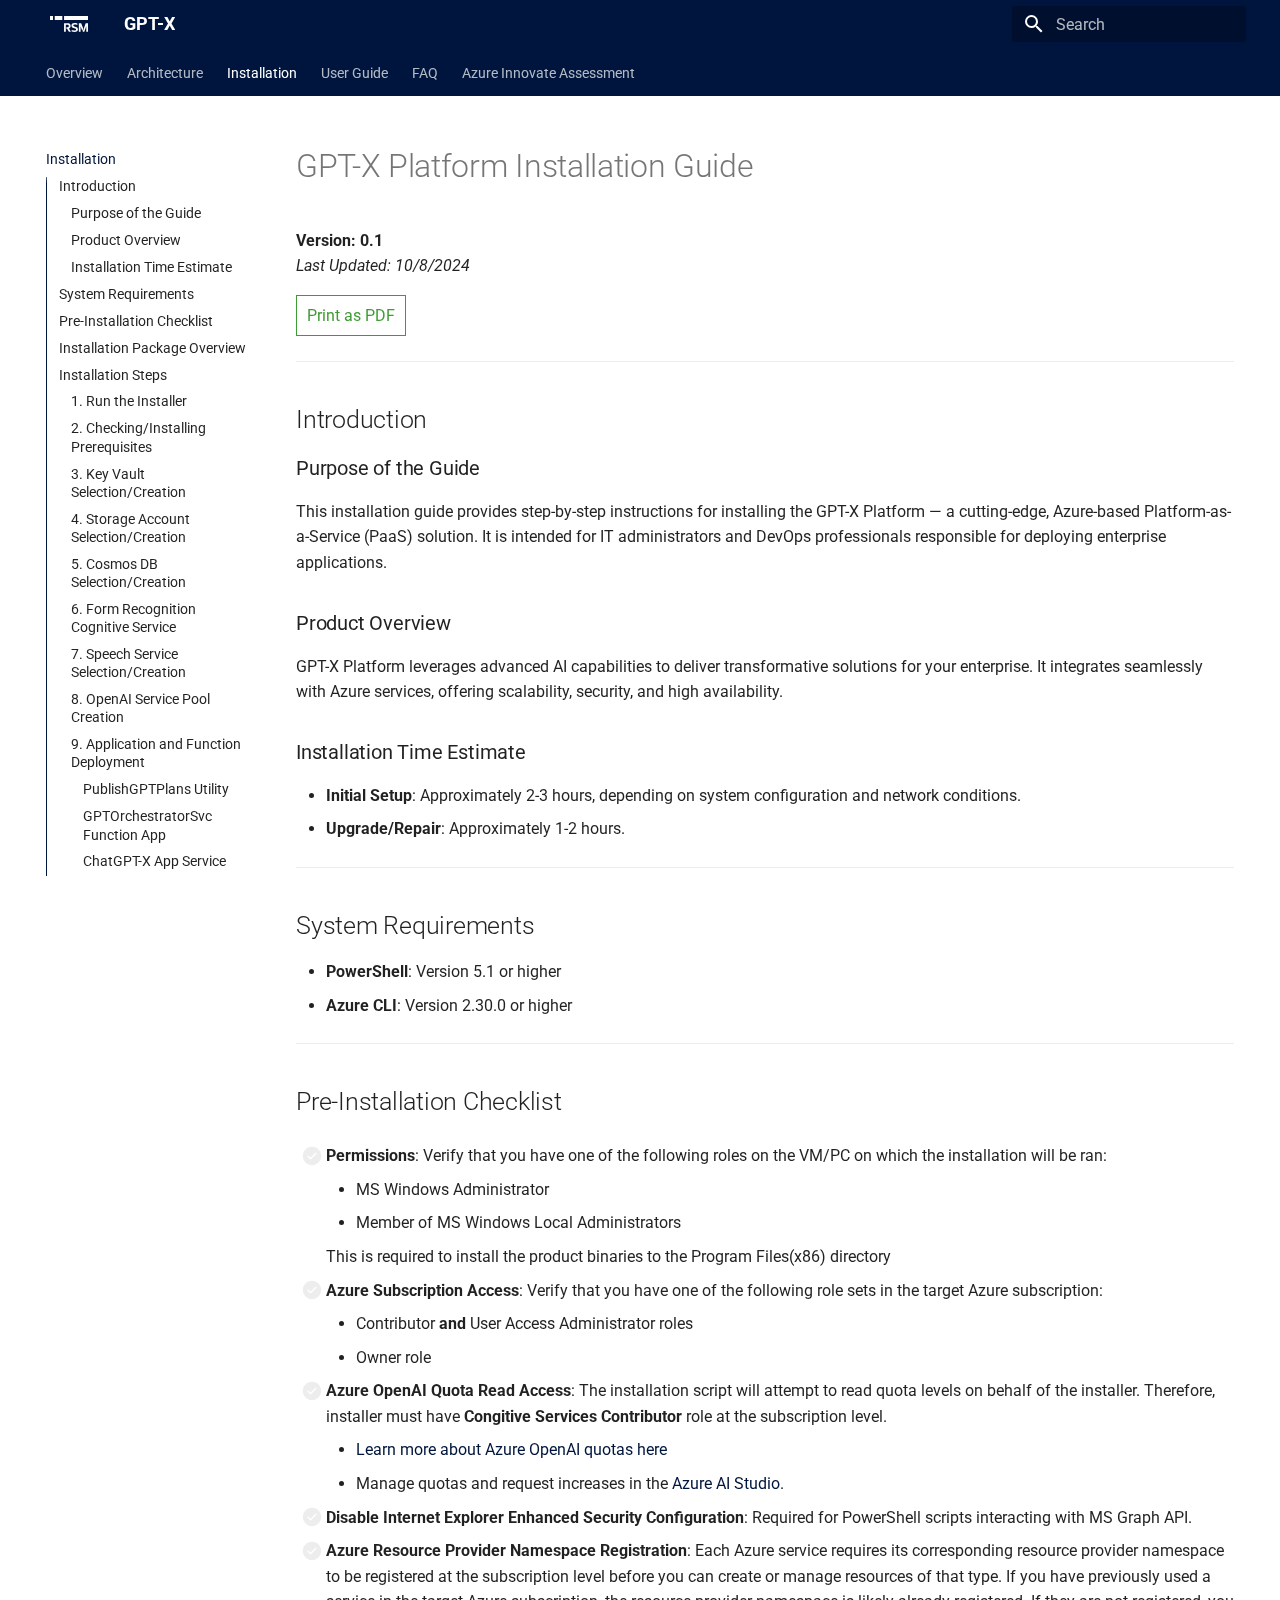
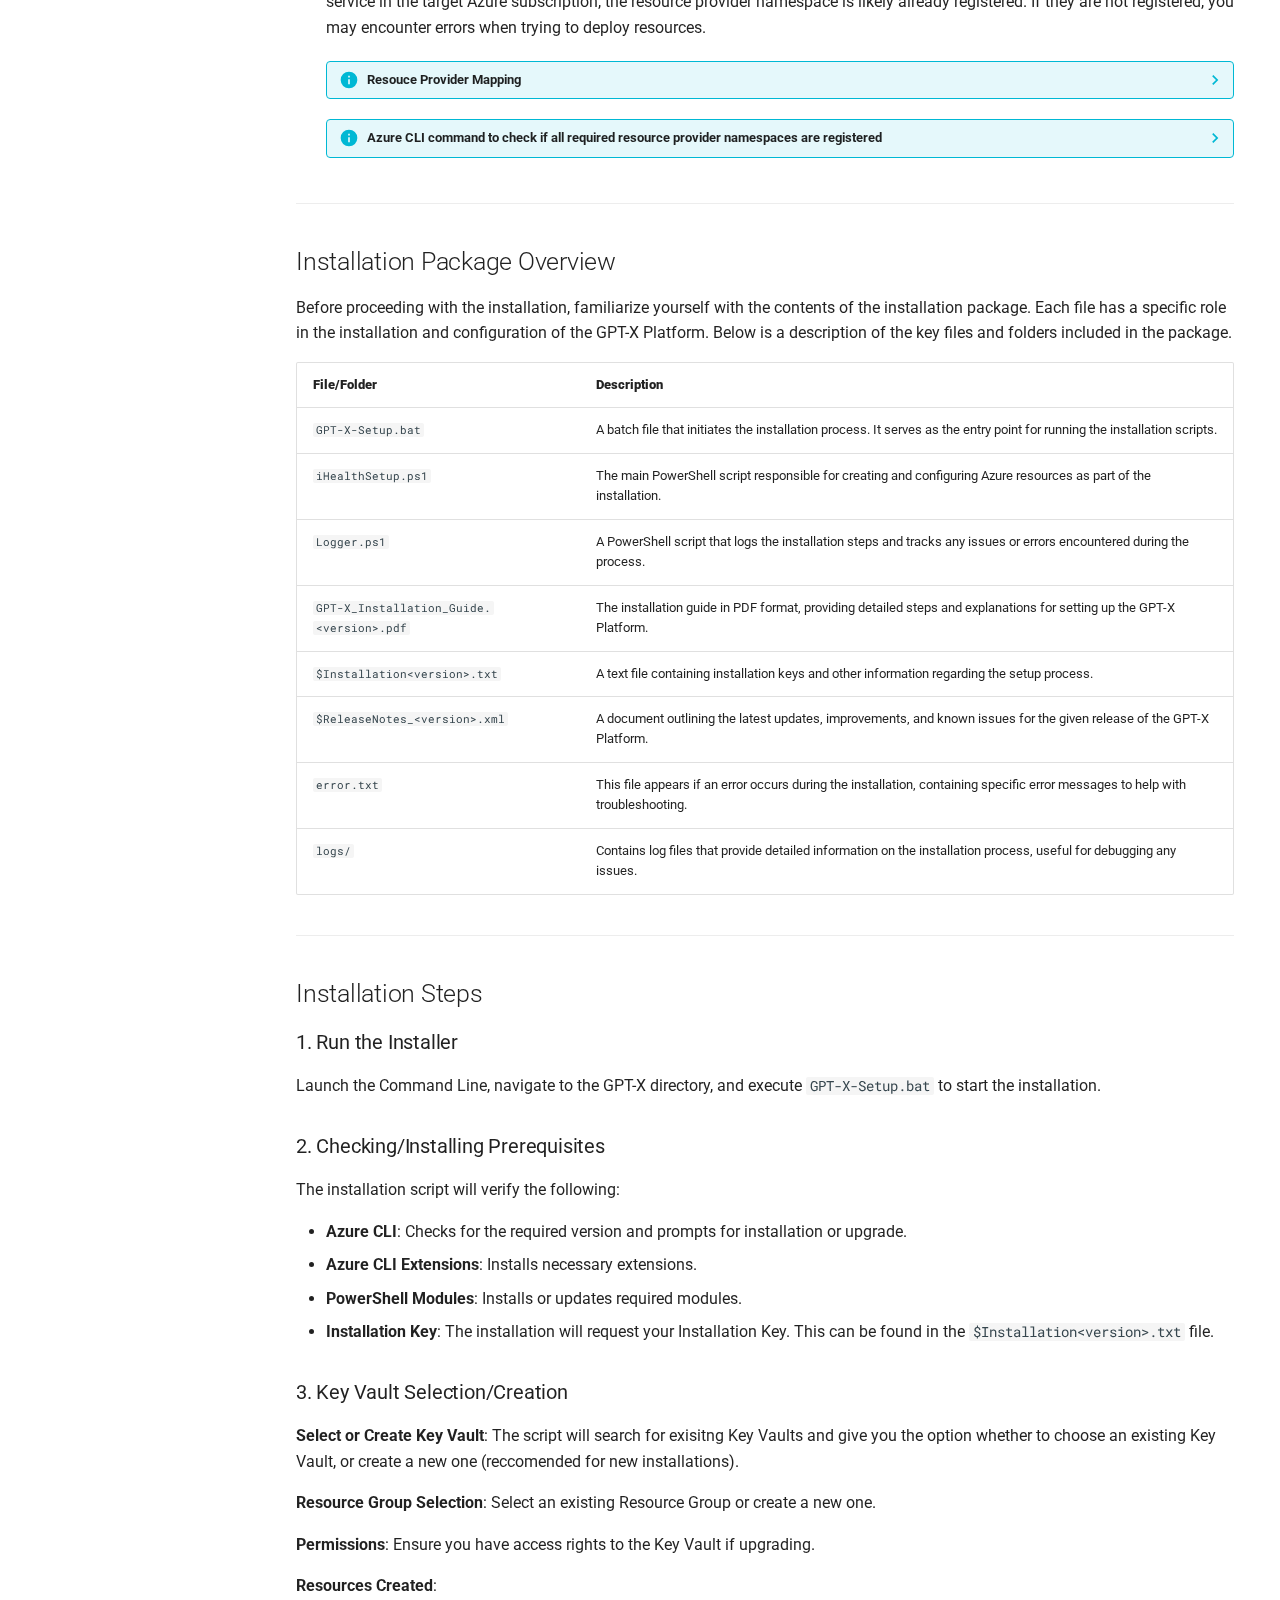
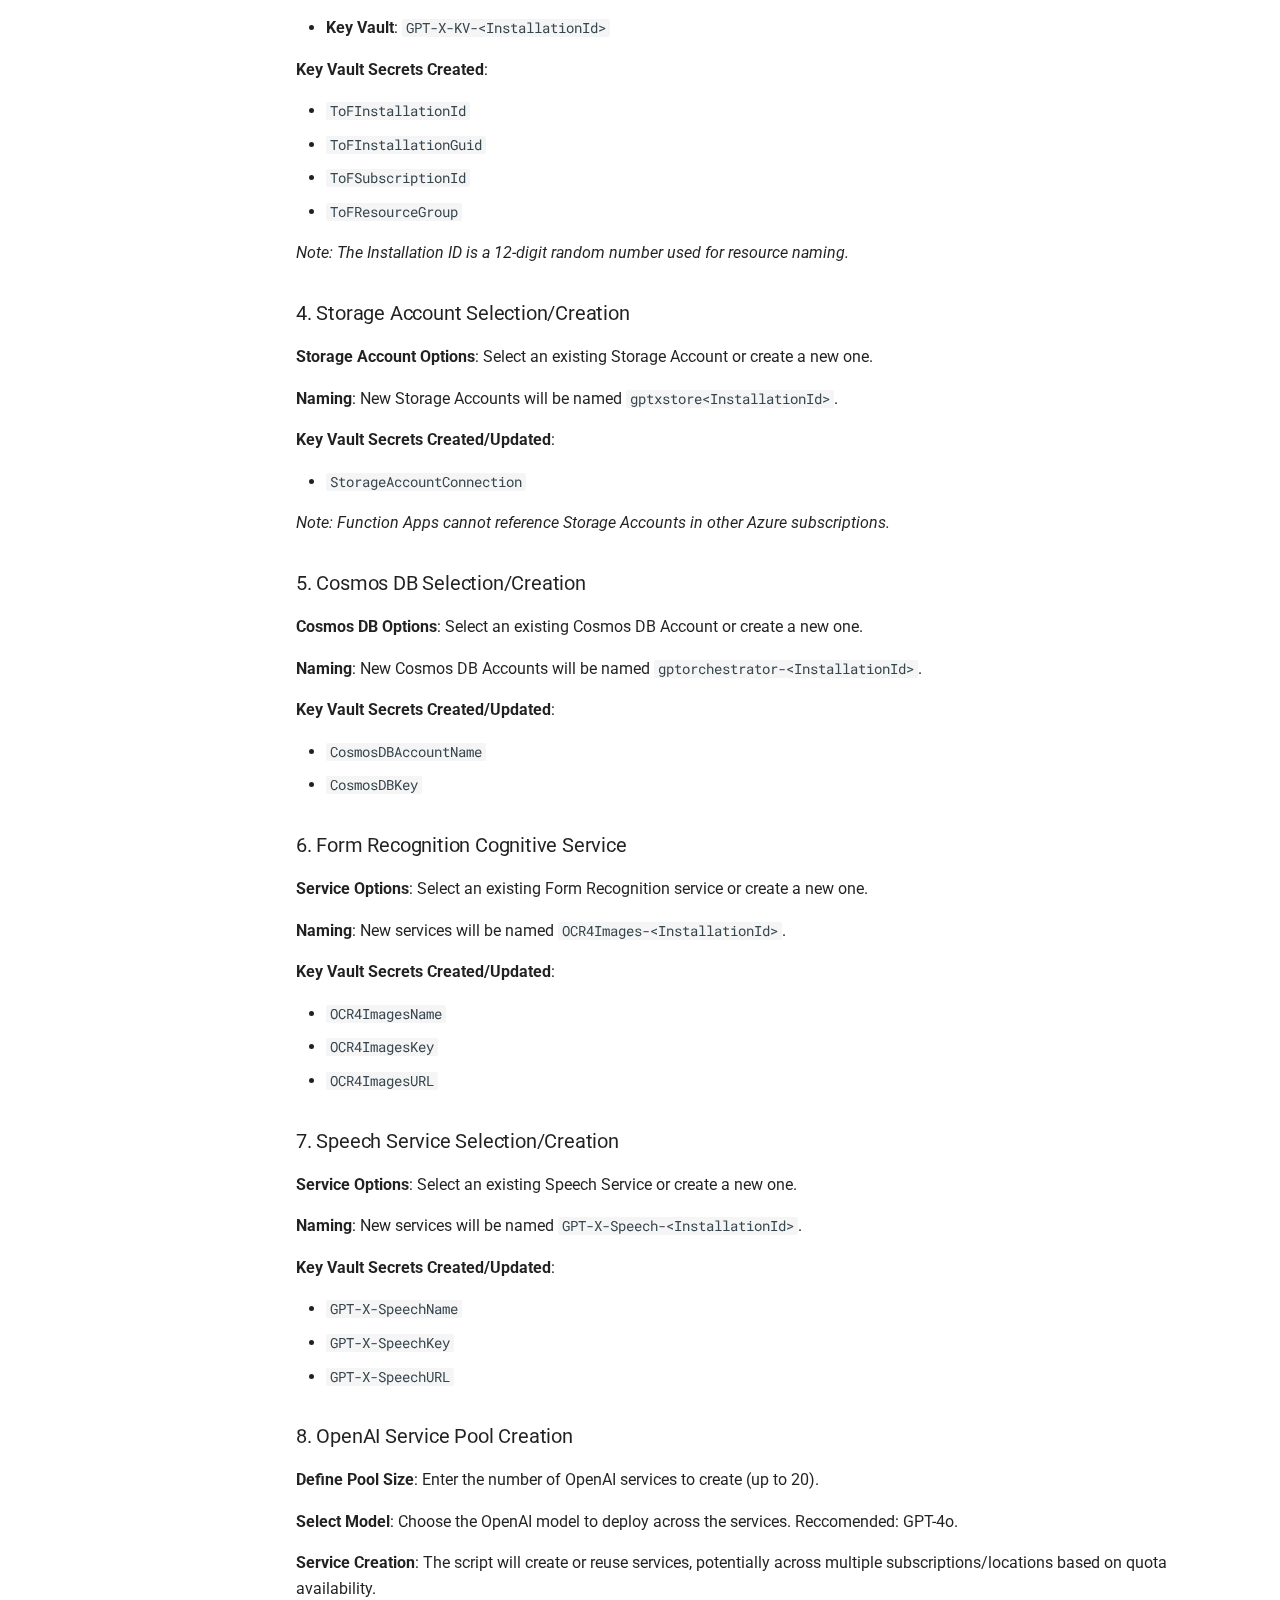
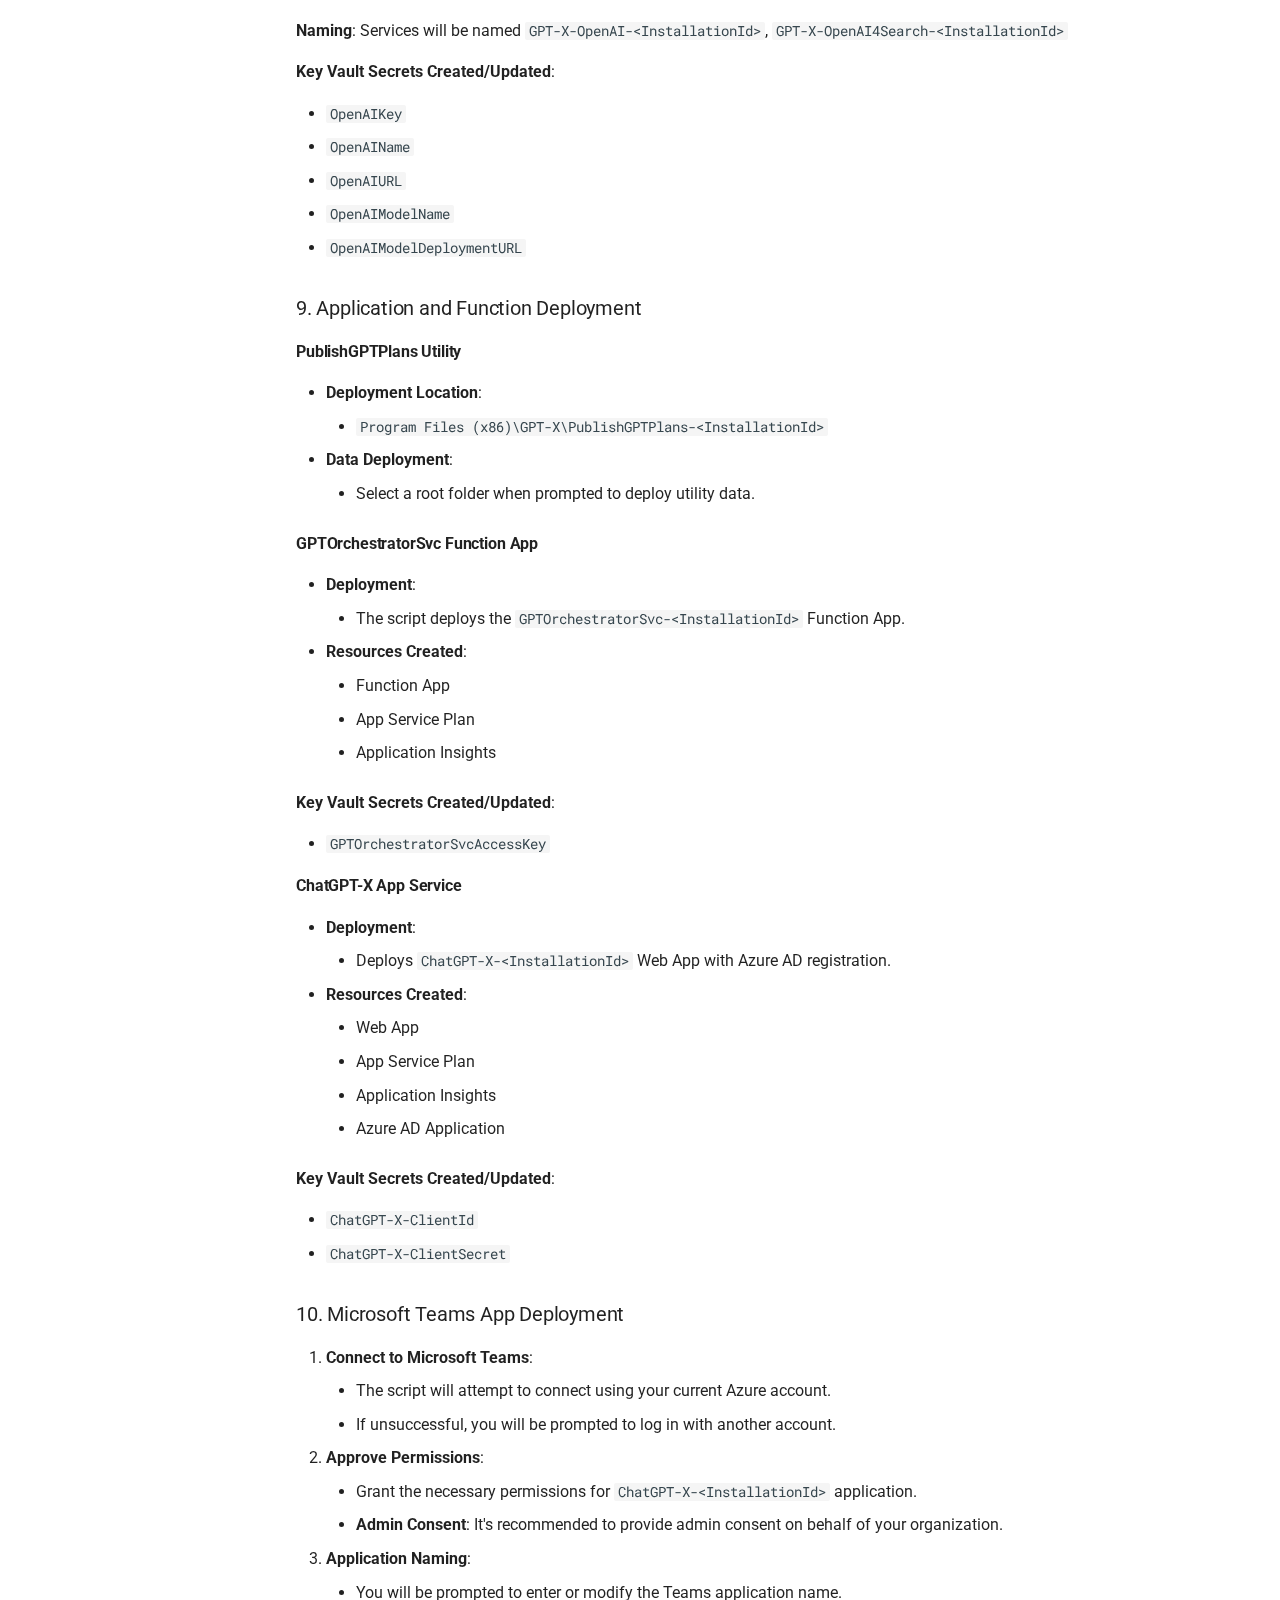
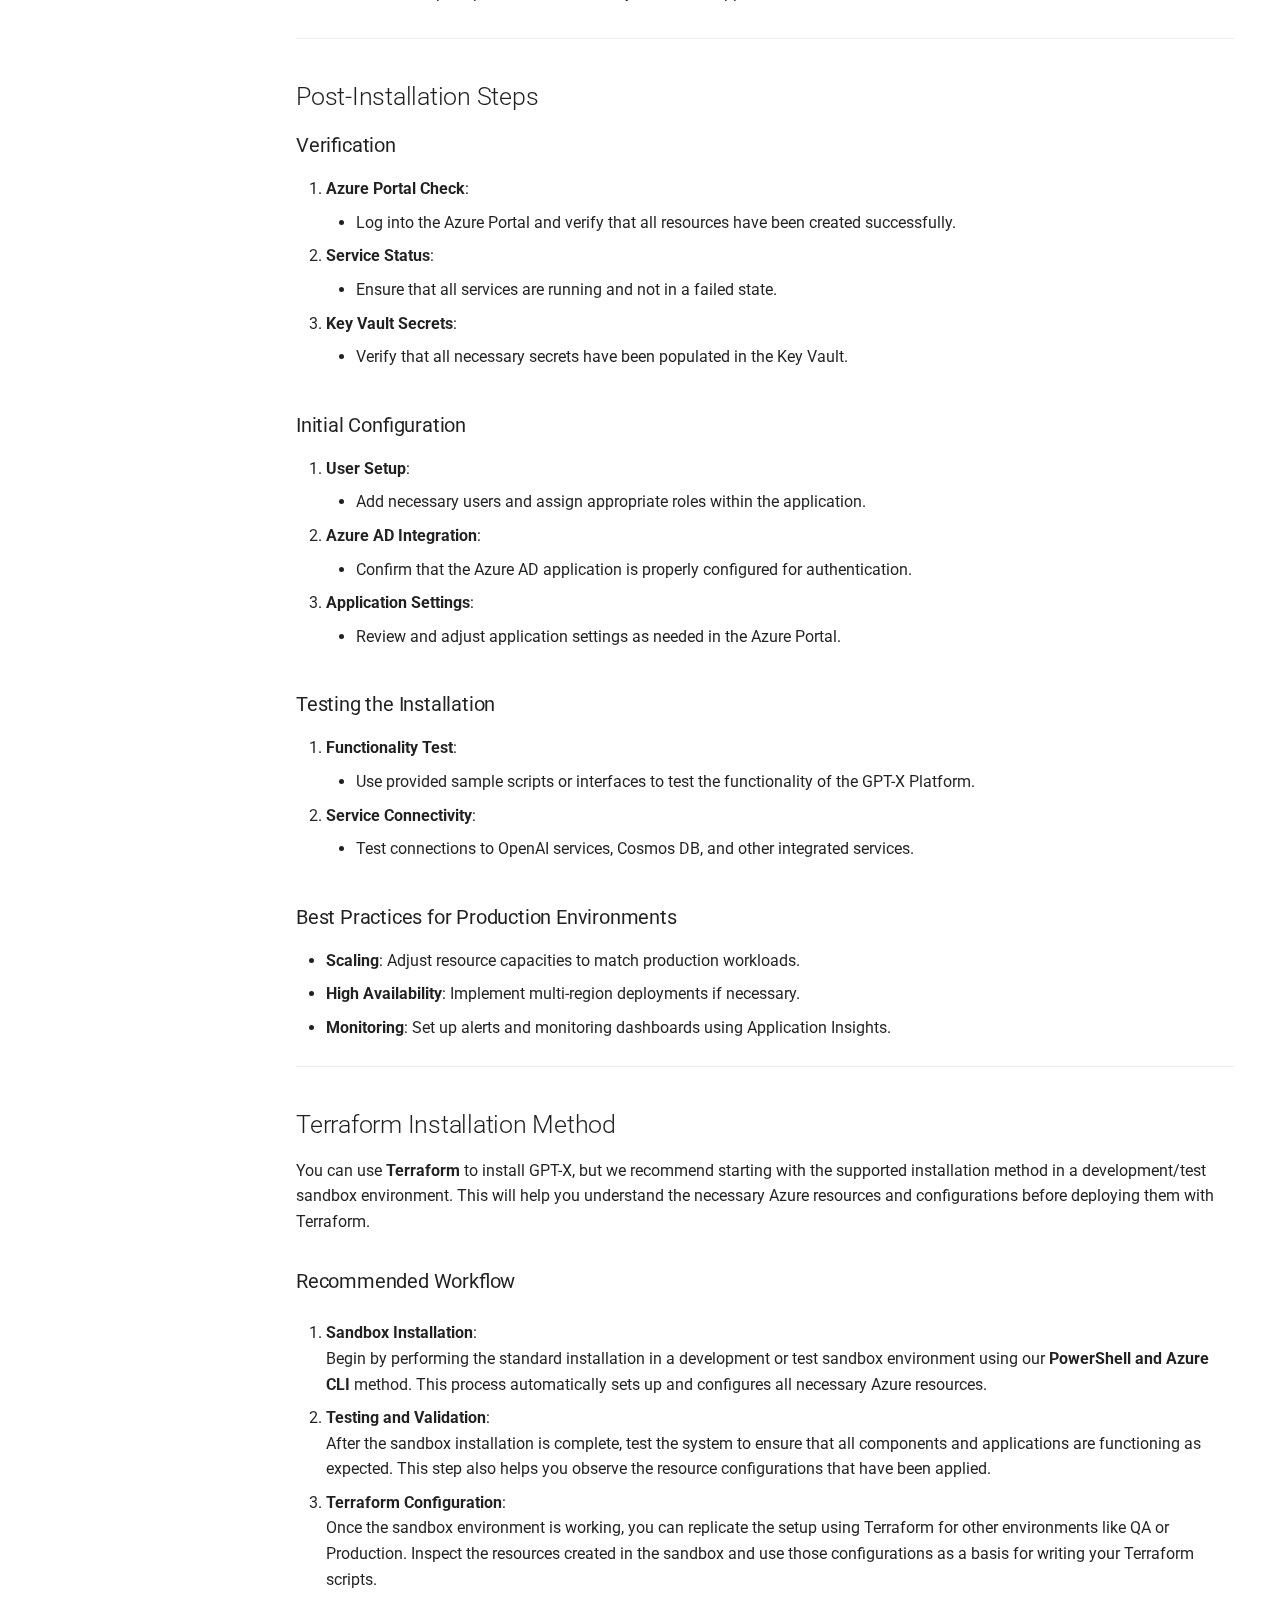
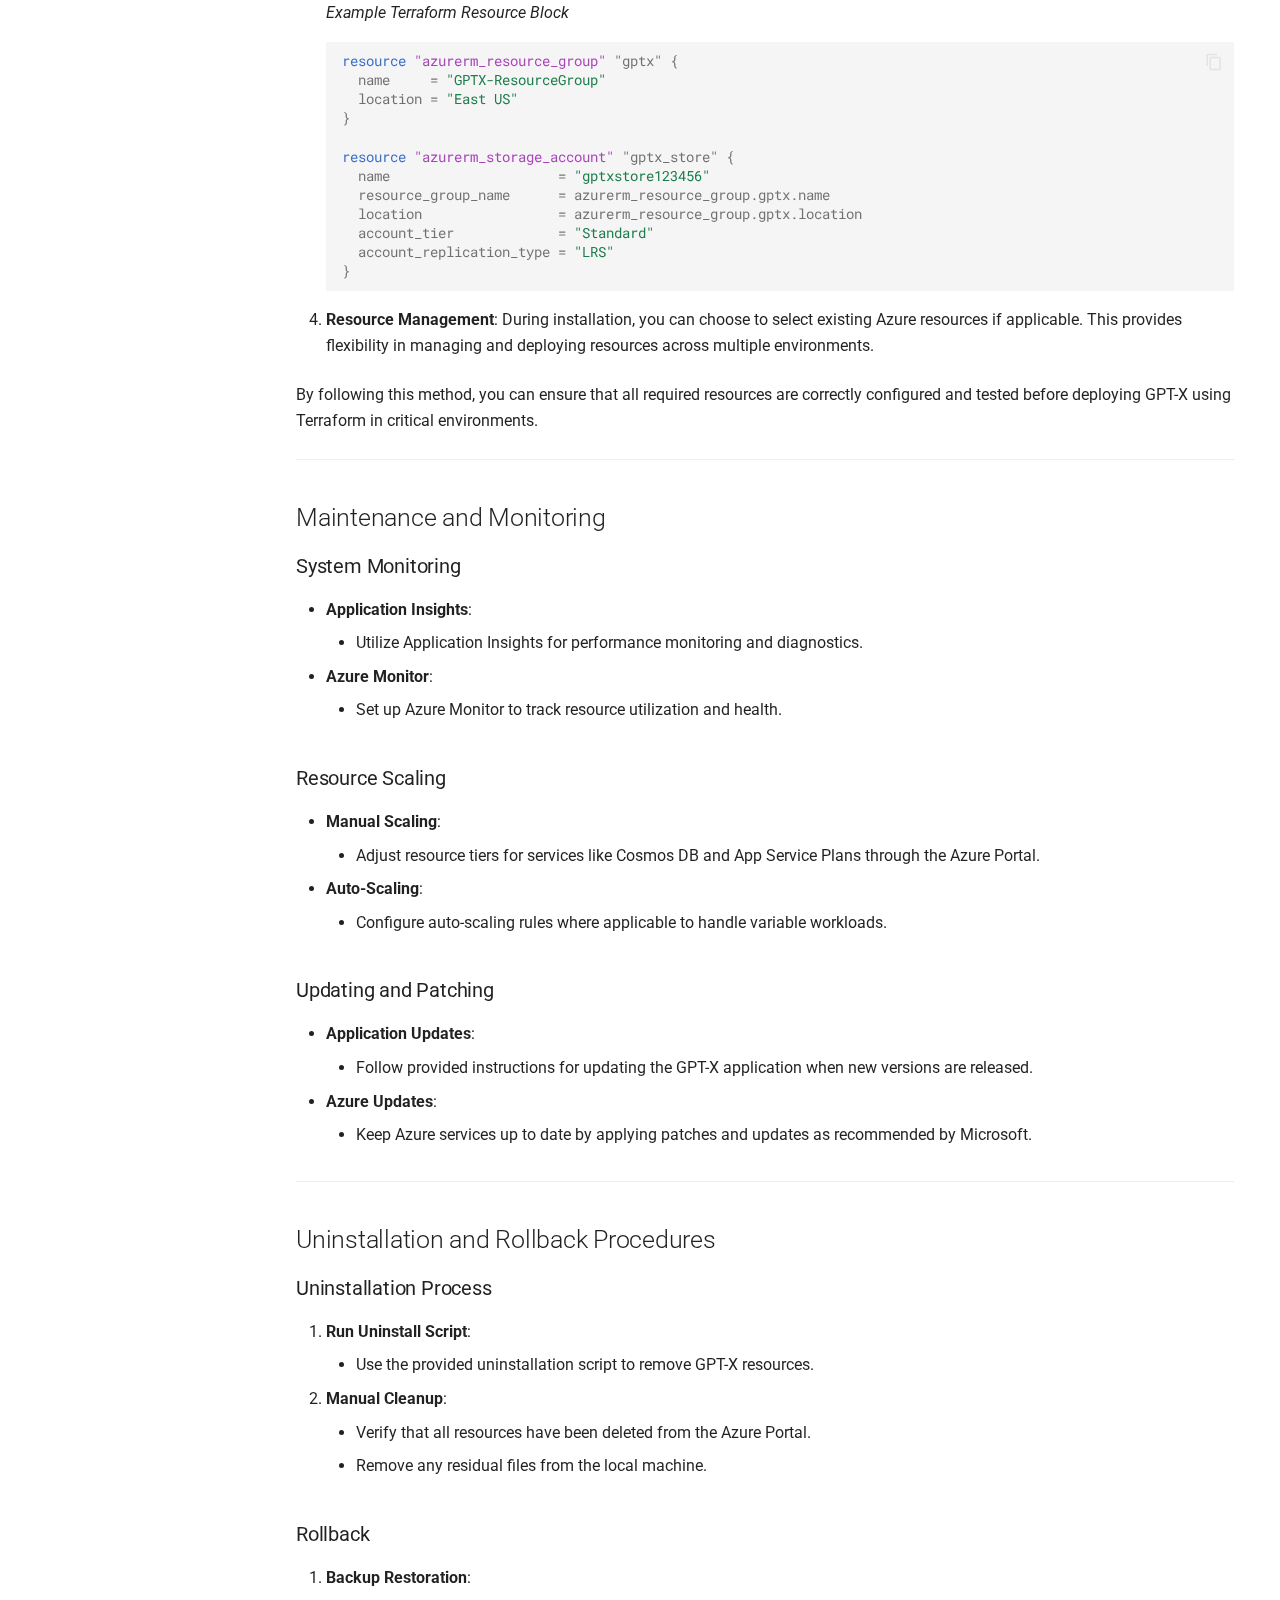
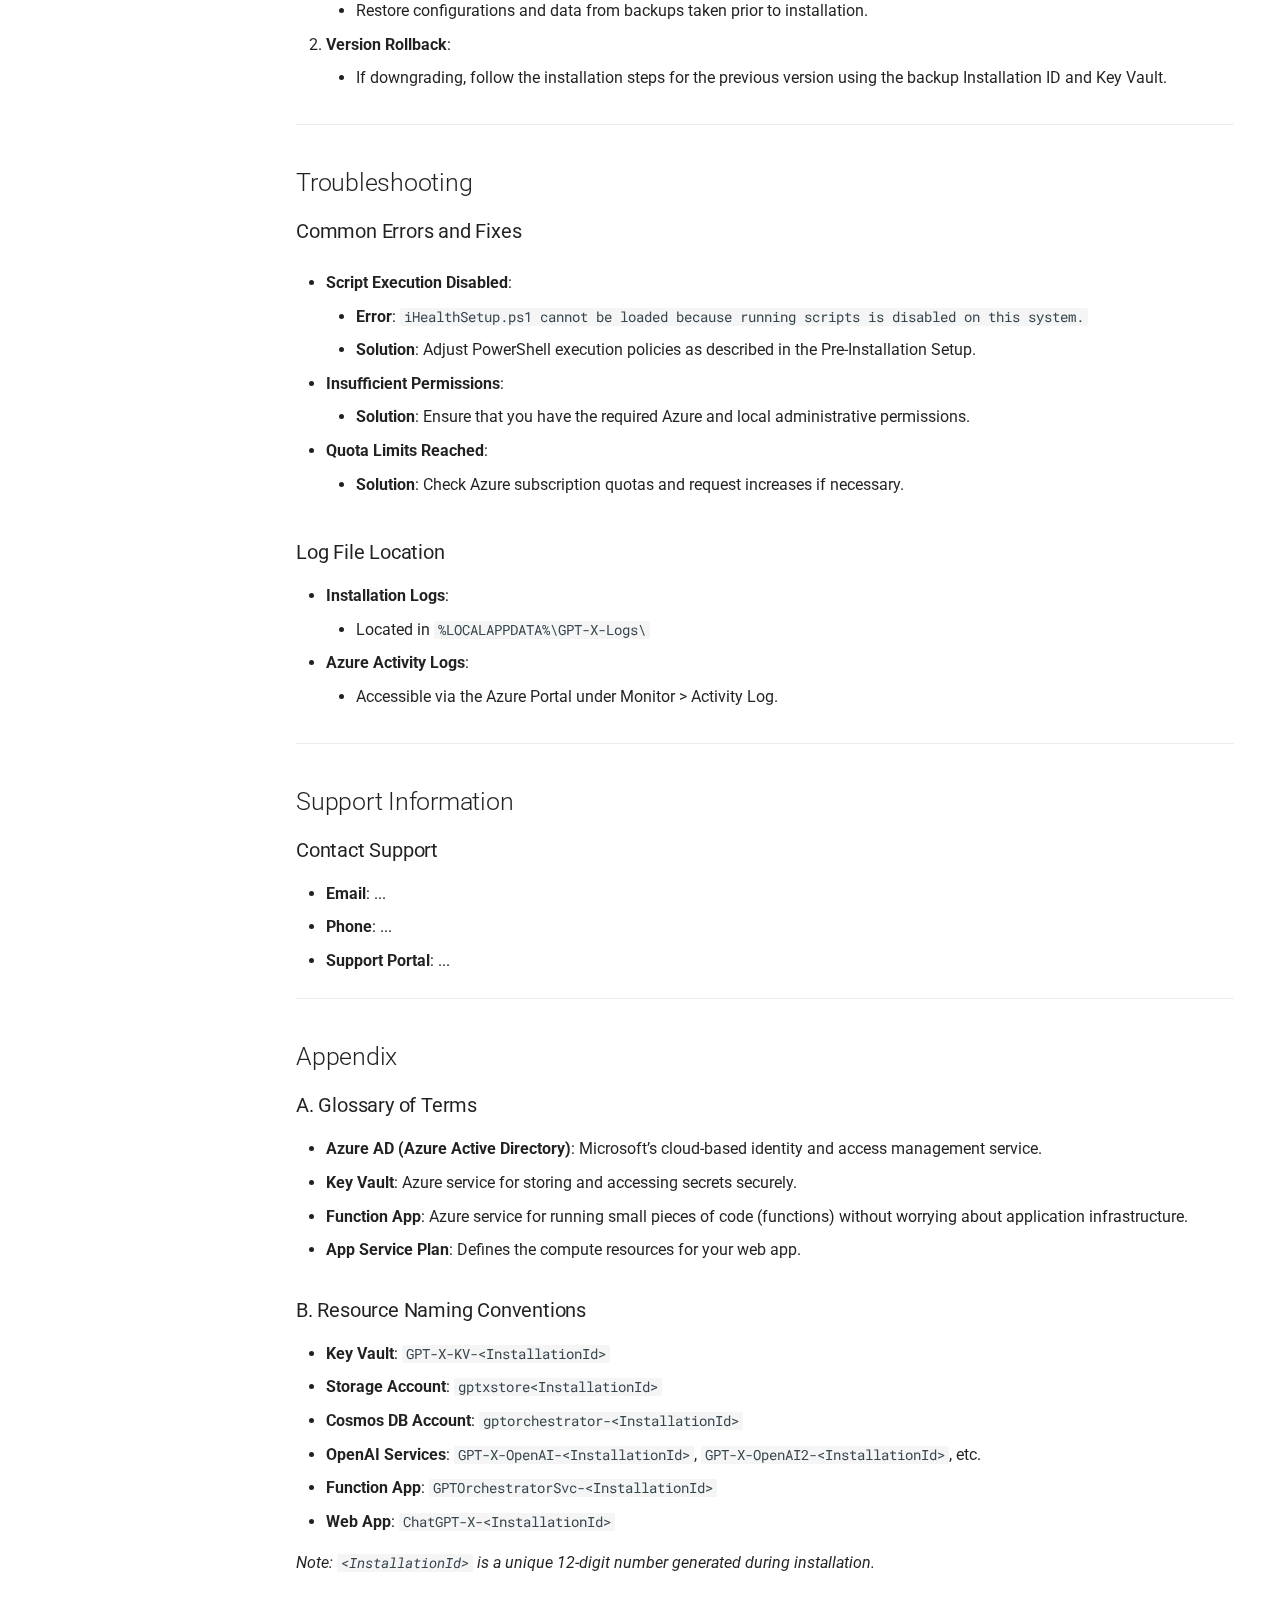
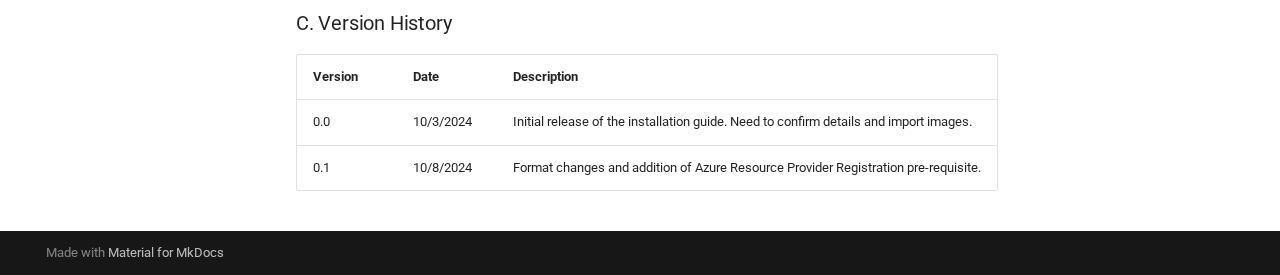
<file: installation/index.html>
<!doctype html>
<html lang="en" class="no-js">
  <head>
    
      <meta charset="utf-8">
      <meta name="viewport" content="width=device-width,initial-scale=1">
      
      
      
        <link rel="canonical" href="https://sambradley-rsm.github.io/gpt-x-docs/installation/">
      
      
        <link rel="prev" href="../components/">
      
      
        <link rel="next" href="../user-guide/">
      
      
      <link rel="icon" href="../assets/images/favicon.png">
      <meta name="generator" content="mkdocs-1.6.1, mkdocs-material-9.5.39">
    
    
      
        <title>Installation - GPT-X</title>
      
    
    
      <link rel="stylesheet" href="../assets/stylesheets/main.8c3ca2c6.min.css">
      
        
        <link rel="stylesheet" href="../assets/stylesheets/palette.06af60db.min.css">
      
      


    
    
      
    
    
      
        
        
        <link rel="preconnect" href="https://fonts.gstatic.com" crossorigin>
        <link rel="stylesheet" href="https://fonts.googleapis.com/css?family=Roboto:300,300i,400,400i,700,700i%7CRoboto+Mono:400,400i,700,700i&display=fallback">
        <style>:root{--md-text-font:"Roboto";--md-code-font:"Roboto Mono"}</style>
      
    
    
      <link rel="stylesheet" href="../stylesheets/extra.css">
    
    <script>__md_scope=new URL("..",location),__md_hash=e=>[...e].reduce(((e,_)=>(e<<5)-e+_.charCodeAt(0)),0),__md_get=(e,_=localStorage,t=__md_scope)=>JSON.parse(_.getItem(t.pathname+"."+e)),__md_set=(e,_,t=localStorage,a=__md_scope)=>{try{t.setItem(a.pathname+"."+e,JSON.stringify(_))}catch(e){}}</script>
    
      

    
    
    
  </head>
  
  
    
    
    
    
    
    <body dir="ltr" data-md-color-scheme="default" data-md-color-primary="custom" data-md-color-accent="custom">
  
    
    <input class="md-toggle" data-md-toggle="drawer" type="checkbox" id="__drawer" autocomplete="off">
    <input class="md-toggle" data-md-toggle="search" type="checkbox" id="__search" autocomplete="off">
    <label class="md-overlay" for="__drawer"></label>
    <div data-md-component="skip">
      
        
        <a href="#gpt-x-platform-installation-guide" class="md-skip">
          Skip to content
        </a>
      
    </div>
    <div data-md-component="announce">
      
    </div>
    
    
      

<header class="md-header" data-md-component="header">
  <nav class="md-header__inner md-grid" aria-label="Header">
    <a href=".." title="GPT-X" class="md-header__button md-logo" aria-label="GPT-X" data-md-component="logo">
      
  <img src="../assets/RSM_White.svg" alt="logo">

    </a>
    <label class="md-header__button md-icon" for="__drawer">
      
      <svg xmlns="http://www.w3.org/2000/svg" viewBox="0 0 24 24"><path d="M3 6h18v2H3zm0 5h18v2H3zm0 5h18v2H3z"/></svg>
    </label>
    <div class="md-header__title" data-md-component="header-title">
      <div class="md-header__ellipsis">
        <div class="md-header__topic">
          <span class="md-ellipsis">
            GPT-X
          </span>
        </div>
        <div class="md-header__topic" data-md-component="header-topic">
          <span class="md-ellipsis">
            
              Installation
            
          </span>
        </div>
      </div>
    </div>
    
      
    
    
    
    
      <label class="md-header__button md-icon" for="__search">
        
        <svg xmlns="http://www.w3.org/2000/svg" viewBox="0 0 24 24"><path d="M9.5 3A6.5 6.5 0 0 1 16 9.5c0 1.61-.59 3.09-1.56 4.23l.27.27h.79l5 5-1.5 1.5-5-5v-.79l-.27-.27A6.52 6.52 0 0 1 9.5 16 6.5 6.5 0 0 1 3 9.5 6.5 6.5 0 0 1 9.5 3m0 2C7 5 5 7 5 9.5S7 14 9.5 14 14 12 14 9.5 12 5 9.5 5"/></svg>
      </label>
      <div class="md-search" data-md-component="search" role="dialog">
  <label class="md-search__overlay" for="__search"></label>
  <div class="md-search__inner" role="search">
    <form class="md-search__form" name="search">
      <input type="text" class="md-search__input" name="query" aria-label="Search" placeholder="Search" autocapitalize="off" autocorrect="off" autocomplete="off" spellcheck="false" data-md-component="search-query" required>
      <label class="md-search__icon md-icon" for="__search">
        
        <svg xmlns="http://www.w3.org/2000/svg" viewBox="0 0 24 24"><path d="M9.5 3A6.5 6.5 0 0 1 16 9.5c0 1.61-.59 3.09-1.56 4.23l.27.27h.79l5 5-1.5 1.5-5-5v-.79l-.27-.27A6.52 6.52 0 0 1 9.5 16 6.5 6.5 0 0 1 3 9.5 6.5 6.5 0 0 1 9.5 3m0 2C7 5 5 7 5 9.5S7 14 9.5 14 14 12 14 9.5 12 5 9.5 5"/></svg>
        
        <svg xmlns="http://www.w3.org/2000/svg" viewBox="0 0 24 24"><path d="M20 11v2H8l5.5 5.5-1.42 1.42L4.16 12l7.92-7.92L13.5 5.5 8 11z"/></svg>
      </label>
      <nav class="md-search__options" aria-label="Search">
        
        <button type="reset" class="md-search__icon md-icon" title="Clear" aria-label="Clear" tabindex="-1">
          
          <svg xmlns="http://www.w3.org/2000/svg" viewBox="0 0 24 24"><path d="M19 6.41 17.59 5 12 10.59 6.41 5 5 6.41 10.59 12 5 17.59 6.41 19 12 13.41 17.59 19 19 17.59 13.41 12z"/></svg>
        </button>
      </nav>
      
    </form>
    <div class="md-search__output">
      <div class="md-search__scrollwrap" tabindex="0" data-md-scrollfix>
        <div class="md-search-result" data-md-component="search-result">
          <div class="md-search-result__meta">
            Initializing search
          </div>
          <ol class="md-search-result__list" role="presentation"></ol>
        </div>
      </div>
    </div>
  </div>
</div>
    
    
  </nav>
  
</header>
    
    <div class="md-container" data-md-component="container">
      
      
        
          
            
<nav class="md-tabs" aria-label="Tabs" data-md-component="tabs">
  <div class="md-grid">
    <ul class="md-tabs__list">
      
        
  
  
  
    <li class="md-tabs__item">
      <a href=".." class="md-tabs__link">
        
  
    
  
  Overview

      </a>
    </li>
  

      
        
  
  
  
    <li class="md-tabs__item">
      <a href="../components/" class="md-tabs__link">
        
  
    
  
  Architecture

      </a>
    </li>
  

      
        
  
  
    
  
  
    <li class="md-tabs__item md-tabs__item--active">
      <a href="./" class="md-tabs__link">
        
  
    
  
  Installation

      </a>
    </li>
  

      
        
  
  
  
    <li class="md-tabs__item">
      <a href="../user-guide/" class="md-tabs__link">
        
  
    
  
  User Guide

      </a>
    </li>
  

      
        
  
  
  
    <li class="md-tabs__item">
      <a href="../faq/" class="md-tabs__link">
        
  
    
  
  FAQ

      </a>
    </li>
  

      
        
  
  
  
    <li class="md-tabs__item">
      <a href="../azure-innovate/" class="md-tabs__link">
        
  
    
  
  Azure Innovate Assessment

      </a>
    </li>
  

      
    </ul>
  </div>
</nav>
          
        
      
      <main class="md-main" data-md-component="main">
        <div class="md-main__inner md-grid">
          
            
              
              <div class="md-sidebar md-sidebar--primary" data-md-component="sidebar" data-md-type="navigation" >
                <div class="md-sidebar__scrollwrap">
                  <div class="md-sidebar__inner">
                    


  


  

<nav class="md-nav md-nav--primary md-nav--lifted md-nav--integrated" aria-label="Navigation" data-md-level="0">
  <label class="md-nav__title" for="__drawer">
    <a href=".." title="GPT-X" class="md-nav__button md-logo" aria-label="GPT-X" data-md-component="logo">
      
  <img src="../assets/RSM_White.svg" alt="logo">

    </a>
    GPT-X
  </label>
  
  <ul class="md-nav__list" data-md-scrollfix>
    
      
      
  
  
  
  
    <li class="md-nav__item">
      <a href=".." class="md-nav__link">
        
  
  <span class="md-ellipsis">
    Overview
  </span>
  

      </a>
    </li>
  

    
      
      
  
  
  
  
    <li class="md-nav__item">
      <a href="../components/" class="md-nav__link">
        
  
  <span class="md-ellipsis">
    Architecture
  </span>
  

      </a>
    </li>
  

    
      
      
  
  
    
  
  
  
    <li class="md-nav__item md-nav__item--active">
      
      <input class="md-nav__toggle md-toggle" type="checkbox" id="__toc">
      
      
        
      
      
        <label class="md-nav__link md-nav__link--active" for="__toc">
          
  
  <span class="md-ellipsis">
    Installation
  </span>
  

          <span class="md-nav__icon md-icon"></span>
        </label>
      
      <a href="./" class="md-nav__link md-nav__link--active">
        
  
  <span class="md-ellipsis">
    Installation
  </span>
  

      </a>
      
        

<nav class="md-nav md-nav--secondary" aria-label="Table of contents">
  
  
  
    
  
  
    <label class="md-nav__title" for="__toc">
      <span class="md-nav__icon md-icon"></span>
      Table of contents
    </label>
    <ul class="md-nav__list" data-md-component="toc" data-md-scrollfix>
      
        <li class="md-nav__item">
  <a href="#introduction" class="md-nav__link">
    <span class="md-ellipsis">
      Introduction
    </span>
  </a>
  
    <nav class="md-nav" aria-label="Introduction">
      <ul class="md-nav__list">
        
          <li class="md-nav__item">
  <a href="#purpose-of-the-guide" class="md-nav__link">
    <span class="md-ellipsis">
      Purpose of the Guide
    </span>
  </a>
  
</li>
        
          <li class="md-nav__item">
  <a href="#product-overview" class="md-nav__link">
    <span class="md-ellipsis">
      Product Overview
    </span>
  </a>
  
</li>
        
          <li class="md-nav__item">
  <a href="#installation-time-estimate" class="md-nav__link">
    <span class="md-ellipsis">
      Installation Time Estimate
    </span>
  </a>
  
</li>
        
      </ul>
    </nav>
  
</li>
      
        <li class="md-nav__item">
  <a href="#system-requirements" class="md-nav__link">
    <span class="md-ellipsis">
      System Requirements
    </span>
  </a>
  
</li>
      
        <li class="md-nav__item">
  <a href="#pre-installation-checklist" class="md-nav__link">
    <span class="md-ellipsis">
      Pre-Installation Checklist
    </span>
  </a>
  
</li>
      
        <li class="md-nav__item">
  <a href="#installation-package-overview" class="md-nav__link">
    <span class="md-ellipsis">
      Installation Package Overview
    </span>
  </a>
  
</li>
      
        <li class="md-nav__item">
  <a href="#installation-steps" class="md-nav__link">
    <span class="md-ellipsis">
      Installation Steps
    </span>
  </a>
  
    <nav class="md-nav" aria-label="Installation Steps">
      <ul class="md-nav__list">
        
          <li class="md-nav__item">
  <a href="#1-run-the-installer" class="md-nav__link">
    <span class="md-ellipsis">
      1. Run the Installer
    </span>
  </a>
  
</li>
        
          <li class="md-nav__item">
  <a href="#2-checkinginstalling-prerequisites" class="md-nav__link">
    <span class="md-ellipsis">
      2. Checking/Installing Prerequisites
    </span>
  </a>
  
</li>
        
          <li class="md-nav__item">
  <a href="#3-key-vault-selectioncreation" class="md-nav__link">
    <span class="md-ellipsis">
      3. Key Vault Selection/Creation
    </span>
  </a>
  
</li>
        
          <li class="md-nav__item">
  <a href="#4-storage-account-selectioncreation" class="md-nav__link">
    <span class="md-ellipsis">
      4. Storage Account Selection/Creation
    </span>
  </a>
  
</li>
        
          <li class="md-nav__item">
  <a href="#5-cosmos-db-selectioncreation" class="md-nav__link">
    <span class="md-ellipsis">
      5. Cosmos DB Selection/Creation
    </span>
  </a>
  
</li>
        
          <li class="md-nav__item">
  <a href="#6-form-recognition-cognitive-service" class="md-nav__link">
    <span class="md-ellipsis">
      6. Form Recognition Cognitive Service
    </span>
  </a>
  
</li>
        
          <li class="md-nav__item">
  <a href="#7-speech-service-selectioncreation" class="md-nav__link">
    <span class="md-ellipsis">
      7. Speech Service Selection/Creation
    </span>
  </a>
  
</li>
        
          <li class="md-nav__item">
  <a href="#8-openai-service-pool-creation" class="md-nav__link">
    <span class="md-ellipsis">
      8. OpenAI Service Pool Creation
    </span>
  </a>
  
</li>
        
          <li class="md-nav__item">
  <a href="#9-application-and-function-deployment" class="md-nav__link">
    <span class="md-ellipsis">
      9. Application and Function Deployment
    </span>
  </a>
  
    <nav class="md-nav" aria-label="9. Application and Function Deployment">
      <ul class="md-nav__list">
        
          <li class="md-nav__item">
  <a href="#publishgptplans-utility" class="md-nav__link">
    <span class="md-ellipsis">
      PublishGPTPlans Utility
    </span>
  </a>
  
</li>
        
          <li class="md-nav__item">
  <a href="#gptorchestratorsvc-function-app" class="md-nav__link">
    <span class="md-ellipsis">
      GPTOrchestratorSvc Function App
    </span>
  </a>
  
</li>
        
          <li class="md-nav__item">
  <a href="#chatgpt-x-app-service" class="md-nav__link">
    <span class="md-ellipsis">
      ChatGPT-X App Service
    </span>
  </a>
  
</li>
        
      </ul>
    </nav>
  
</li>
        
          <li class="md-nav__item">
  <a href="#10-microsoft-teams-app-deployment" class="md-nav__link">
    <span class="md-ellipsis">
      10. Microsoft Teams App Deployment
    </span>
  </a>
  
</li>
        
      </ul>
    </nav>
  
</li>
      
        <li class="md-nav__item">
  <a href="#post-installation-steps" class="md-nav__link">
    <span class="md-ellipsis">
      Post-Installation Steps
    </span>
  </a>
  
    <nav class="md-nav" aria-label="Post-Installation Steps">
      <ul class="md-nav__list">
        
          <li class="md-nav__item">
  <a href="#verification" class="md-nav__link">
    <span class="md-ellipsis">
      Verification
    </span>
  </a>
  
</li>
        
          <li class="md-nav__item">
  <a href="#initial-configuration" class="md-nav__link">
    <span class="md-ellipsis">
      Initial Configuration
    </span>
  </a>
  
</li>
        
          <li class="md-nav__item">
  <a href="#testing-the-installation" class="md-nav__link">
    <span class="md-ellipsis">
      Testing the Installation
    </span>
  </a>
  
</li>
        
          <li class="md-nav__item">
  <a href="#best-practices-for-production-environments" class="md-nav__link">
    <span class="md-ellipsis">
      Best Practices for Production Environments
    </span>
  </a>
  
</li>
        
      </ul>
    </nav>
  
</li>
      
        <li class="md-nav__item">
  <a href="#terraform-installation-method" class="md-nav__link">
    <span class="md-ellipsis">
      Terraform Installation Method
    </span>
  </a>
  
    <nav class="md-nav" aria-label="Terraform Installation Method">
      <ul class="md-nav__list">
        
          <li class="md-nav__item">
  <a href="#recommended-workflow" class="md-nav__link">
    <span class="md-ellipsis">
      Recommended Workflow
    </span>
  </a>
  
</li>
        
      </ul>
    </nav>
  
</li>
      
        <li class="md-nav__item">
  <a href="#maintenance-and-monitoring" class="md-nav__link">
    <span class="md-ellipsis">
      Maintenance and Monitoring
    </span>
  </a>
  
    <nav class="md-nav" aria-label="Maintenance and Monitoring">
      <ul class="md-nav__list">
        
          <li class="md-nav__item">
  <a href="#system-monitoring" class="md-nav__link">
    <span class="md-ellipsis">
      System Monitoring
    </span>
  </a>
  
</li>
        
          <li class="md-nav__item">
  <a href="#resource-scaling" class="md-nav__link">
    <span class="md-ellipsis">
      Resource Scaling
    </span>
  </a>
  
</li>
        
          <li class="md-nav__item">
  <a href="#updating-and-patching" class="md-nav__link">
    <span class="md-ellipsis">
      Updating and Patching
    </span>
  </a>
  
</li>
        
      </ul>
    </nav>
  
</li>
      
        <li class="md-nav__item">
  <a href="#uninstallation-and-rollback-procedures" class="md-nav__link">
    <span class="md-ellipsis">
      Uninstallation and Rollback Procedures
    </span>
  </a>
  
    <nav class="md-nav" aria-label="Uninstallation and Rollback Procedures">
      <ul class="md-nav__list">
        
          <li class="md-nav__item">
  <a href="#uninstallation-process" class="md-nav__link">
    <span class="md-ellipsis">
      Uninstallation Process
    </span>
  </a>
  
</li>
        
          <li class="md-nav__item">
  <a href="#rollback" class="md-nav__link">
    <span class="md-ellipsis">
      Rollback
    </span>
  </a>
  
</li>
        
      </ul>
    </nav>
  
</li>
      
        <li class="md-nav__item">
  <a href="#troubleshooting" class="md-nav__link">
    <span class="md-ellipsis">
      Troubleshooting
    </span>
  </a>
  
    <nav class="md-nav" aria-label="Troubleshooting">
      <ul class="md-nav__list">
        
          <li class="md-nav__item">
  <a href="#common-errors-and-fixes" class="md-nav__link">
    <span class="md-ellipsis">
      Common Errors and Fixes
    </span>
  </a>
  
</li>
        
          <li class="md-nav__item">
  <a href="#log-file-location" class="md-nav__link">
    <span class="md-ellipsis">
      Log File Location
    </span>
  </a>
  
</li>
        
      </ul>
    </nav>
  
</li>
      
        <li class="md-nav__item">
  <a href="#support-information" class="md-nav__link">
    <span class="md-ellipsis">
      Support Information
    </span>
  </a>
  
    <nav class="md-nav" aria-label="Support Information">
      <ul class="md-nav__list">
        
          <li class="md-nav__item">
  <a href="#contact-support" class="md-nav__link">
    <span class="md-ellipsis">
      Contact Support
    </span>
  </a>
  
</li>
        
      </ul>
    </nav>
  
</li>
      
        <li class="md-nav__item">
  <a href="#appendix" class="md-nav__link">
    <span class="md-ellipsis">
      Appendix
    </span>
  </a>
  
    <nav class="md-nav" aria-label="Appendix">
      <ul class="md-nav__list">
        
          <li class="md-nav__item">
  <a href="#a-glossary-of-terms" class="md-nav__link">
    <span class="md-ellipsis">
      A. Glossary of Terms
    </span>
  </a>
  
</li>
        
          <li class="md-nav__item">
  <a href="#b-resource-naming-conventions" class="md-nav__link">
    <span class="md-ellipsis">
      B. Resource Naming Conventions
    </span>
  </a>
  
</li>
        
          <li class="md-nav__item">
  <a href="#c-version-history" class="md-nav__link">
    <span class="md-ellipsis">
      C. Version History
    </span>
  </a>
  
</li>
        
      </ul>
    </nav>
  
</li>
      
    </ul>
  
</nav>
      
    </li>
  

    
      
      
  
  
  
  
    <li class="md-nav__item">
      <a href="../user-guide/" class="md-nav__link">
        
  
  <span class="md-ellipsis">
    User Guide
  </span>
  

      </a>
    </li>
  

    
      
      
  
  
  
  
    <li class="md-nav__item">
      <a href="../faq/" class="md-nav__link">
        
  
  <span class="md-ellipsis">
    FAQ
  </span>
  

      </a>
    </li>
  

    
      
      
  
  
  
  
    <li class="md-nav__item">
      <a href="../azure-innovate/" class="md-nav__link">
        
  
  <span class="md-ellipsis">
    Azure Innovate Assessment
  </span>
  

      </a>
    </li>
  

    
  </ul>
</nav>
                  </div>
                </div>
              </div>
            
            
          
          
            <div class="md-content" data-md-component="content">
              <article class="md-content__inner md-typeset">
                
                  


<h1 id="gpt-x-platform-installation-guide">GPT-X Platform Installation Guide<a class="headerlink" href="#gpt-x-platform-installation-guide" title="Permanent link">&para;</a></h1>
<p><strong>Version: 0.1</strong><br />
<em>Last Updated: 10/8/2024</em></p>
<p><button class="pdf-button" onclick="window.print()">Print as PDF</button></p>
<hr />
<h2 id="introduction">Introduction<a class="headerlink" href="#introduction" title="Permanent link">&para;</a></h2>
<h3 id="purpose-of-the-guide">Purpose of the Guide<a class="headerlink" href="#purpose-of-the-guide" title="Permanent link">&para;</a></h3>
<p>This installation guide provides step-by-step instructions for installing the GPT-X Platform — a cutting-edge, Azure-based Platform-as-a-Service (PaaS) solution. It is intended for IT administrators and DevOps professionals responsible for deploying enterprise applications.</p>
<h3 id="product-overview">Product Overview<a class="headerlink" href="#product-overview" title="Permanent link">&para;</a></h3>
<p>GPT-X Platform leverages advanced AI capabilities to deliver transformative solutions for your enterprise. It integrates seamlessly with Azure services, offering scalability, security, and high availability.</p>
<h3 id="installation-time-estimate">Installation Time Estimate<a class="headerlink" href="#installation-time-estimate" title="Permanent link">&para;</a></h3>
<ul>
<li><strong>Initial Setup</strong>: Approximately 2-3 hours, depending on system configuration and network conditions.</li>
<li><strong>Upgrade/Repair</strong>: Approximately 1-2 hours.</li>
</ul>
<hr />
<h2 id="system-requirements">System Requirements<a class="headerlink" href="#system-requirements" title="Permanent link">&para;</a></h2>
<ul>
<li><strong>PowerShell</strong>: Version 5.1 or higher</li>
<li><strong>Azure CLI</strong>: Version 2.30.0 or higher</li>
</ul>
<hr />
<h2 id="pre-installation-checklist">Pre-Installation Checklist<a class="headerlink" href="#pre-installation-checklist" title="Permanent link">&para;</a></h2>
<ul class="task-list">
<li class="task-list-item">
<p><label class="task-list-control"><input type="checkbox"/><span class="task-list-indicator"></span></label> <strong>Permissions</strong>: Verify that you have one of the following roles on the VM/PC on which the installation will be ran:</p>
<ul>
<li>MS Windows Administrator</li>
<li>Member of MS Windows Local Administrators</li>
</ul>
<p>This is required to install the product binaries to the Program Files(x86) directory</p>
</li>
<li class="task-list-item">
<p><label class="task-list-control"><input type="checkbox"/><span class="task-list-indicator"></span></label> <strong>Azure Subscription Access</strong>: Verify that you have one of the following role sets in the target Azure subscription:</p>
<ul>
<li>Contributor <strong>and</strong> User Access Administrator roles</li>
<li>Owner role</li>
</ul>
</li>
<li class="task-list-item"><label class="task-list-control"><input type="checkbox"/><span class="task-list-indicator"></span></label> <strong>Azure OpenAI Quota Read Access</strong>: The installation script will attempt to read quota levels on behalf of the installer. Therefore, installer must have <strong>Congitive Services Contributor</strong> role at the subscription level.<ul>
<li><a href="https://learn.microsoft.com/en-us/azure/ai-services/openai/quotas-limits">Learn more about Azure OpenAI quotas here</a></li>
<li>Manage quotas and request increases in the <a href="https://ai.azure.com">Azure AI Studio</a>.   </li>
</ul>
</li>
<li class="task-list-item"><label class="task-list-control"><input type="checkbox"/><span class="task-list-indicator"></span></label> <strong>Disable Internet Explorer Enhanced Security Configuration</strong>: Required for PowerShell scripts interacting with MS Graph API.</li>
<li class="task-list-item">
<p><label class="task-list-control"><input type="checkbox"/><span class="task-list-indicator"></span></label> <strong>Azure Resource Provider Namespace Registration</strong>: Each Azure service requires its corresponding resource provider namespace to be registered at the subscription level before you can create or manage resources of that type. If you have previously used a service in the target Azure subscription, the resource provider namespace is likely already registered. If they are not registered, you may encounter errors when trying to deploy resources.</p>
<details class="info">
<summary>Resouce Provider Mapping</summary>
<table>
<thead>
<tr>
<th><strong>Azure Service</strong></th>
<th><strong>Required Resource Provider Namespace</strong></th>
</tr>
</thead>
<tbody>
<tr>
<td>Azure Key Vault</td>
<td><code>Microsoft.KeyVault</code></td>
</tr>
<tr>
<td>Cosmos DB</td>
<td><code>Microsoft.DocumentDB</code></td>
</tr>
<tr>
<td>Cognitive Services (e.g., Form Recognition)</td>
<td><code>Microsoft.CognitiveServices</code></td>
</tr>
<tr>
<td>App Service (Web Apps, Function Apps)</td>
<td><code>Microsoft.Web</code></td>
</tr>
<tr>
<td>Azure Storage</td>
<td><code>Microsoft.Storage</code></td>
</tr>
<tr>
<td>Application Insights</td>
<td><code>Microsoft.Insights</code></td>
</tr>
<tr>
<td>Azure OpenAI Services</td>
<td><code>Microsoft.CognitiveServices</code></td>
</tr>
<tr>
<td>Azure AI Search</td>
<td><code>Microsoft.Search</code></td>
</tr>
<tr>
<td>Virtual Machines (if applicable)</td>
<td><code>Microsoft.Compute</code></td>
</tr>
<tr>
<td>Azure Active Directory (Azure AD/Entra ID)</td>
<td><code>Microsoft.AAD</code></td>
</tr>
</tbody>
</table>
</details>
<details class="info">
<summary>Azure CLI command to check if all required resource provider namespaces are registered</summary>
<div class="language-bash highlight"><pre><span></span><code><span id="__span-0-1"><a id="__codelineno-0-1" name="__codelineno-0-1" href="#__codelineno-0-1"></a>az<span class="w"> </span>provider<span class="w"> </span>show<span class="w"> </span>--namespace<span class="w"> </span>Microsoft.KeyVault<span class="w"> </span>--query<span class="w"> </span><span class="s2">&quot;{Namespace: namespace, RegistrationState: registrationState}&quot;</span>
</span><span id="__span-0-2"><a id="__codelineno-0-2" name="__codelineno-0-2" href="#__codelineno-0-2"></a>az<span class="w"> </span>provider<span class="w"> </span>show<span class="w"> </span>--namespace<span class="w"> </span>Microsoft.DocumentDB<span class="w"> </span>--query<span class="w"> </span><span class="s2">&quot;{Namespace: namespace, RegistrationState: registrationState}&quot;</span>
</span><span id="__span-0-3"><a id="__codelineno-0-3" name="__codelineno-0-3" href="#__codelineno-0-3"></a>az<span class="w"> </span>provider<span class="w"> </span>show<span class="w"> </span>--namespace<span class="w"> </span>Microsoft.CognitiveServices<span class="w"> </span>--query<span class="w"> </span><span class="s2">&quot;{Namespace: namespace, RegistrationState: registrationState}&quot;</span>
</span><span id="__span-0-4"><a id="__codelineno-0-4" name="__codelineno-0-4" href="#__codelineno-0-4"></a>az<span class="w"> </span>provider<span class="w"> </span>show<span class="w"> </span>--namespace<span class="w"> </span>Microsoft.Search<span class="w"> </span>--query<span class="w"> </span><span class="s2">&quot;{Namespace: namespace, RegistrationState: registrationState}&quot;</span>
</span><span id="__span-0-5"><a id="__codelineno-0-5" name="__codelineno-0-5" href="#__codelineno-0-5"></a>az<span class="w"> </span>provider<span class="w"> </span>show<span class="w"> </span>--namespace<span class="w"> </span>Microsoft.Web<span class="w"> </span>--query<span class="w"> </span><span class="s2">&quot;{Namespace: namespace, RegistrationState: registrationState}&quot;</span>
</span><span id="__span-0-6"><a id="__codelineno-0-6" name="__codelineno-0-6" href="#__codelineno-0-6"></a>az<span class="w"> </span>provider<span class="w"> </span>show<span class="w"> </span>--namespace<span class="w"> </span>Microsoft.Storage<span class="w"> </span>--query<span class="w"> </span><span class="s2">&quot;{Namespace: namespace, RegistrationState: registrationState}&quot;</span>
</span><span id="__span-0-7"><a id="__codelineno-0-7" name="__codelineno-0-7" href="#__codelineno-0-7"></a>az<span class="w"> </span>provider<span class="w"> </span>show<span class="w"> </span>--namespace<span class="w"> </span>Microsoft.Insights<span class="w"> </span>--query<span class="w"> </span><span class="s2">&quot;{Namespace: namespace, RegistrationState: registrationState}&quot;</span>
</span><span id="__span-0-8"><a id="__codelineno-0-8" name="__codelineno-0-8" href="#__codelineno-0-8"></a>az<span class="w"> </span>provider<span class="w"> </span>show<span class="w"> </span>--namespace<span class="w"> </span>Microsoft.Compute<span class="w"> </span>--query<span class="w"> </span><span class="s2">&quot;{Namespace: namespace, RegistrationState: registrationState}&quot;</span>
</span><span id="__span-0-9"><a id="__codelineno-0-9" name="__codelineno-0-9" href="#__codelineno-0-9"></a>az<span class="w"> </span>provider<span class="w"> </span>show<span class="w"> </span>--namespace<span class="w"> </span>Microsoft.AAD<span class="w"> </span>--query<span class="w"> </span><span class="s2">&quot;{Namespace: namespace, RegistrationState: registrationState}&quot;</span>
</span></code></pre></div>
</details>
</li>
</ul>
<hr />
<h2 id="installation-package-overview">Installation Package Overview<a class="headerlink" href="#installation-package-overview" title="Permanent link">&para;</a></h2>
<p>Before proceeding with the installation, familiarize yourself with the contents of the installation package. Each file has a specific role in the installation and configuration of the GPT-X Platform. Below is a description of the key files and folders included in the package.</p>
<table>
<thead>
<tr>
<th><strong>File/Folder</strong></th>
<th><strong>Description</strong></th>
</tr>
</thead>
<tbody>
<tr>
<td><code>GPT-X-Setup.bat</code></td>
<td>A batch file that initiates the installation process. It serves as the entry point for running the installation scripts.</td>
</tr>
<tr>
<td><code>iHealthSetup.ps1</code></td>
<td>The main PowerShell script responsible for creating and configuring Azure resources as part of the installation.</td>
</tr>
<tr>
<td><code>Logger.ps1</code></td>
<td>A PowerShell script that logs the installation steps and tracks any issues or errors encountered during the process.</td>
</tr>
<tr>
<td><code>GPT-X_Installation_Guide.&lt;version&gt;.pdf</code></td>
<td>The installation guide in PDF format, providing detailed steps and explanations for setting up the GPT-X Platform.</td>
</tr>
<tr>
<td><code>$Installation&lt;version&gt;.txt</code></td>
<td>A text file containing installation keys and other information regarding the setup process.</td>
</tr>
<tr>
<td><code>$ReleaseNotes_&lt;version&gt;.xml</code></td>
<td>A document outlining the latest updates, improvements, and known issues for the given release of the GPT-X Platform.</td>
</tr>
<tr>
<td><code>error.txt</code></td>
<td>This file appears if an error occurs during the installation, containing specific error messages to help with troubleshooting.</td>
</tr>
<tr>
<td><code>logs/</code></td>
<td>Contains log files that provide detailed information on the installation process, useful for debugging any issues.</td>
</tr>
</tbody>
</table>
<hr />
<h2 id="installation-steps">Installation Steps<a class="headerlink" href="#installation-steps" title="Permanent link">&para;</a></h2>
<h3 id="1-run-the-installer">1. Run the Installer<a class="headerlink" href="#1-run-the-installer" title="Permanent link">&para;</a></h3>
<p>Launch the Command Line, navigate to the GPT-X directory, and execute <code>GPT-X-Setup.bat</code> to start the installation.</p>
<h3 id="2-checkinginstalling-prerequisites">2. Checking/Installing Prerequisites<a class="headerlink" href="#2-checkinginstalling-prerequisites" title="Permanent link">&para;</a></h3>
<p>The installation script will verify the following:</p>
<ul>
<li><strong>Azure CLI</strong>: Checks for the required version and prompts for installation or upgrade.</li>
<li><strong>Azure CLI Extensions</strong>: Installs necessary extensions.</li>
<li><strong>PowerShell Modules</strong>: Installs or updates required modules.</li>
<li><strong>Installation Key</strong>: The installation will request your Installation Key. This can be found in the <code>$Installation&lt;version&gt;.txt</code> file.</li>
</ul>
<h3 id="3-key-vault-selectioncreation">3. Key Vault Selection/Creation<a class="headerlink" href="#3-key-vault-selectioncreation" title="Permanent link">&para;</a></h3>
<p><strong>Select or Create Key Vault</strong>: The script will search for exisitng Key Vaults and give you the option whether to choose an existing Key Vault, or create a new one (reccomended for new installations).</p>
<p><strong>Resource Group Selection</strong>: Select an existing Resource Group or create a new one.</p>
<p><strong>Permissions</strong>: Ensure you have access rights to the Key Vault if upgrading.</p>
<p><strong>Resources Created</strong>:</p>
<ul>
<li><strong>Key Vault</strong>: <code>GPT-X-KV-&lt;InstallationId&gt;</code></li>
</ul>
<p><strong>Key Vault Secrets Created</strong>:</p>
<ul>
<li><code>ToFInstallationId</code></li>
<li><code>ToFInstallationGuid</code></li>
<li><code>ToFSubscriptionId</code></li>
<li><code>ToFResourceGroup</code></li>
</ul>
<p><em>Note: The Installation ID is a 12-digit random number used for resource naming.</em></p>
<h3 id="4-storage-account-selectioncreation">4. Storage Account Selection/Creation<a class="headerlink" href="#4-storage-account-selectioncreation" title="Permanent link">&para;</a></h3>
<p><strong>Storage Account Options</strong>: Select an existing Storage Account or create a new one.</p>
<p><strong>Naming</strong>: New Storage Accounts will be named <code>gptxstore&lt;InstallationId&gt;</code>.</p>
<p><strong>Key Vault Secrets Created/Updated</strong>:</p>
<ul>
<li><code>StorageAccountConnection</code></li>
</ul>
<p><em>Note: Function Apps cannot reference Storage Accounts in other Azure subscriptions.</em></p>
<h3 id="5-cosmos-db-selectioncreation">5. Cosmos DB Selection/Creation<a class="headerlink" href="#5-cosmos-db-selectioncreation" title="Permanent link">&para;</a></h3>
<p><strong>Cosmos DB Options</strong>: Select an existing Cosmos DB Account or create a new one.</p>
<p><strong>Naming</strong>: New Cosmos DB Accounts will be named <code>gptorchestrator-&lt;InstallationId&gt;</code>.</p>
<p><strong>Key Vault Secrets Created/Updated</strong>:</p>
<ul>
<li><code>CosmosDBAccountName</code></li>
<li><code>CosmosDBKey</code></li>
</ul>
<h3 id="6-form-recognition-cognitive-service">6. Form Recognition Cognitive Service<a class="headerlink" href="#6-form-recognition-cognitive-service" title="Permanent link">&para;</a></h3>
<p><strong>Service Options</strong>: Select an existing Form Recognition service or create a new one.</p>
<p><strong>Naming</strong>: New services will be named <code>OCR4Images-&lt;InstallationId&gt;</code>.</p>
<p><strong>Key Vault Secrets Created/Updated</strong>:</p>
<ul>
<li><code>OCR4ImagesName</code></li>
<li><code>OCR4ImagesKey</code></li>
<li><code>OCR4ImagesURL</code></li>
</ul>
<h3 id="7-speech-service-selectioncreation">7. Speech Service Selection/Creation<a class="headerlink" href="#7-speech-service-selectioncreation" title="Permanent link">&para;</a></h3>
<p><strong>Service Options</strong>: Select an existing Speech Service or create a new one.</p>
<p><strong>Naming</strong>: New services will be named <code>GPT-X-Speech-&lt;InstallationId&gt;</code>.</p>
<p><strong>Key Vault Secrets Created/Updated</strong>:</p>
<ul>
<li><code>GPT-X-SpeechName</code></li>
<li><code>GPT-X-SpeechKey</code></li>
<li><code>GPT-X-SpeechURL</code></li>
</ul>
<h3 id="8-openai-service-pool-creation">8. OpenAI Service Pool Creation<a class="headerlink" href="#8-openai-service-pool-creation" title="Permanent link">&para;</a></h3>
<p><strong>Define Pool Size</strong>: Enter the number of OpenAI services to create (up to 20).</p>
<p><strong>Select Model</strong>: Choose the OpenAI model to deploy across the services. Reccomended: GPT-4o.</p>
<p><strong>Service Creation</strong>: The script will create or reuse services, potentially across multiple subscriptions/locations based on quota availability.</p>
<p><strong>Naming</strong>: Services will be named <code>GPT-X-OpenAI-&lt;InstallationId&gt;</code>, <code>GPT-X-OpenAI4Search-&lt;InstallationId&gt;</code></p>
<p><strong>Key Vault Secrets Created/Updated</strong>:</p>
<ul>
<li><code>OpenAIKey</code></li>
<li><code>OpenAIName</code></li>
<li><code>OpenAIURL</code></li>
<li><code>OpenAIModelName</code></li>
<li><code>OpenAIModelDeploymentURL</code></li>
</ul>
<h3 id="9-application-and-function-deployment">9. Application and Function Deployment<a class="headerlink" href="#9-application-and-function-deployment" title="Permanent link">&para;</a></h3>
<h4 id="publishgptplans-utility">PublishGPTPlans Utility<a class="headerlink" href="#publishgptplans-utility" title="Permanent link">&para;</a></h4>
<ul>
<li><strong>Deployment Location</strong>:<ul>
<li><code>Program Files (x86)\GPT-X\PublishGPTPlans-&lt;InstallationId&gt;</code></li>
</ul>
</li>
<li><strong>Data Deployment</strong>:<ul>
<li>Select a root folder when prompted to deploy utility data.</li>
</ul>
</li>
</ul>
<h4 id="gptorchestratorsvc-function-app">GPTOrchestratorSvc Function App<a class="headerlink" href="#gptorchestratorsvc-function-app" title="Permanent link">&para;</a></h4>
<ul>
<li><strong>Deployment</strong>:<ul>
<li>The script deploys the <code>GPTOrchestratorSvc-&lt;InstallationId&gt;</code> Function App.</li>
</ul>
</li>
<li><strong>Resources Created</strong>:<ul>
<li>Function App</li>
<li>App Service Plan</li>
<li>Application Insights</li>
</ul>
</li>
</ul>
<p><strong>Key Vault Secrets Created/Updated</strong>:</p>
<ul>
<li><code>GPTOrchestratorSvcAccessKey</code></li>
</ul>
<h4 id="chatgpt-x-app-service">ChatGPT-X App Service<a class="headerlink" href="#chatgpt-x-app-service" title="Permanent link">&para;</a></h4>
<ul>
<li><strong>Deployment</strong>:<ul>
<li>Deploys <code>ChatGPT-X-&lt;InstallationId&gt;</code> Web App with Azure AD registration.</li>
</ul>
</li>
<li><strong>Resources Created</strong>:<ul>
<li>Web App</li>
<li>App Service Plan</li>
<li>Application Insights</li>
<li>Azure AD Application</li>
</ul>
</li>
</ul>
<p><strong>Key Vault Secrets Created/Updated</strong>:</p>
<ul>
<li><code>ChatGPT-X-ClientId</code></li>
<li><code>ChatGPT-X-ClientSecret</code></li>
</ul>
<h3 id="10-microsoft-teams-app-deployment">10. Microsoft Teams App Deployment<a class="headerlink" href="#10-microsoft-teams-app-deployment" title="Permanent link">&para;</a></h3>
<ol>
<li><strong>Connect to Microsoft Teams</strong>:<ul>
<li>The script will attempt to connect using your current Azure account.</li>
<li>If unsuccessful, you will be prompted to log in with another account.</li>
</ul>
</li>
<li><strong>Approve Permissions</strong>:<ul>
<li>Grant the necessary permissions for <code>ChatGPT-X-&lt;InstallationId&gt;</code> application.</li>
<li><strong>Admin Consent</strong>: It's recommended to provide admin consent on behalf of your organization.</li>
</ul>
</li>
<li><strong>Application Naming</strong>:<ul>
<li>You will be prompted to enter or modify the Teams application name.</li>
</ul>
</li>
</ol>
<hr />
<h2 id="post-installation-steps">Post-Installation Steps<a class="headerlink" href="#post-installation-steps" title="Permanent link">&para;</a></h2>
<h3 id="verification">Verification<a class="headerlink" href="#verification" title="Permanent link">&para;</a></h3>
<ol>
<li><strong>Azure Portal Check</strong>:<ul>
<li>Log into the Azure Portal and verify that all resources have been created successfully.</li>
</ul>
</li>
<li><strong>Service Status</strong>:<ul>
<li>Ensure that all services are running and not in a failed state.</li>
</ul>
</li>
<li><strong>Key Vault Secrets</strong>:<ul>
<li>Verify that all necessary secrets have been populated in the Key Vault.</li>
</ul>
</li>
</ol>
<h3 id="initial-configuration">Initial Configuration<a class="headerlink" href="#initial-configuration" title="Permanent link">&para;</a></h3>
<ol>
<li><strong>User Setup</strong>:<ul>
<li>Add necessary users and assign appropriate roles within the application.</li>
</ul>
</li>
<li><strong>Azure AD Integration</strong>:<ul>
<li>Confirm that the Azure AD application is properly configured for authentication.</li>
</ul>
</li>
<li><strong>Application Settings</strong>:<ul>
<li>Review and adjust application settings as needed in the Azure Portal.</li>
</ul>
</li>
</ol>
<h3 id="testing-the-installation">Testing the Installation<a class="headerlink" href="#testing-the-installation" title="Permanent link">&para;</a></h3>
<ol>
<li><strong>Functionality Test</strong>:<ul>
<li>Use provided sample scripts or interfaces to test the functionality of the GPT-X Platform.</li>
</ul>
</li>
<li><strong>Service Connectivity</strong>:<ul>
<li>Test connections to OpenAI services, Cosmos DB, and other integrated services.</li>
</ul>
</li>
</ol>
<h3 id="best-practices-for-production-environments">Best Practices for Production Environments<a class="headerlink" href="#best-practices-for-production-environments" title="Permanent link">&para;</a></h3>
<ul>
<li><strong>Scaling</strong>: Adjust resource capacities to match production workloads.</li>
<li><strong>High Availability</strong>: Implement multi-region deployments if necessary.</li>
<li><strong>Monitoring</strong>: Set up alerts and monitoring dashboards using Application Insights.</li>
</ul>
<hr />
<h2 id="terraform-installation-method">Terraform Installation Method<a class="headerlink" href="#terraform-installation-method" title="Permanent link">&para;</a></h2>
<p>You can use <strong>Terraform</strong> to install GPT-X, but we recommend starting with the supported installation method in a development/test sandbox environment. This will help you understand the necessary Azure resources and configurations before deploying them with Terraform.</p>
<h3 id="recommended-workflow">Recommended Workflow<a class="headerlink" href="#recommended-workflow" title="Permanent link">&para;</a></h3>
<ol>
<li>
<p><strong>Sandbox Installation</strong>:<br />
   Begin by performing the standard installation in a development or test sandbox environment using our <strong>PowerShell and Azure CLI</strong> method. This process automatically sets up and configures all necessary Azure resources.</p>
</li>
<li>
<p><strong>Testing and Validation</strong>:<br />
   After the sandbox installation is complete, test the system to ensure that all components and applications are functioning as expected. This step also helps you observe the resource configurations that have been applied.</p>
</li>
<li>
<p><strong>Terraform Configuration</strong>:<br />
   Once the sandbox environment is working, you can replicate the setup using Terraform for other environments like QA or Production. Inspect the resources created in the sandbox and use those configurations as a basis for writing your Terraform scripts.</p>
<p><em>Example Terraform Resource Block</em>
<div class="language-hcl highlight"><pre><span></span><code><span id="__span-1-1"><a id="__codelineno-1-1" name="__codelineno-1-1" href="#__codelineno-1-1"></a><span class="kr">resource</span><span class="w"> </span><span class="nc">&quot;azurerm_resource_group&quot;</span><span class="w"> </span><span class="nv">&quot;gptx&quot;</span><span class="w"> </span><span class="p">{</span>
</span><span id="__span-1-2"><a id="__codelineno-1-2" name="__codelineno-1-2" href="#__codelineno-1-2"></a><span class="w">  </span><span class="na">name</span><span class="w">     </span><span class="o">=</span><span class="w"> </span><span class="s2">&quot;GPTX-ResourceGroup&quot;</span>
</span><span id="__span-1-3"><a id="__codelineno-1-3" name="__codelineno-1-3" href="#__codelineno-1-3"></a><span class="w">  </span><span class="na">location</span><span class="w"> </span><span class="o">=</span><span class="w"> </span><span class="s2">&quot;East US&quot;</span>
</span><span id="__span-1-4"><a id="__codelineno-1-4" name="__codelineno-1-4" href="#__codelineno-1-4"></a><span class="p">}</span>
</span><span id="__span-1-5"><a id="__codelineno-1-5" name="__codelineno-1-5" href="#__codelineno-1-5"></a>
</span><span id="__span-1-6"><a id="__codelineno-1-6" name="__codelineno-1-6" href="#__codelineno-1-6"></a><span class="kr">resource</span><span class="w"> </span><span class="nc">&quot;azurerm_storage_account&quot;</span><span class="w"> </span><span class="nv">&quot;gptx_store&quot;</span><span class="w"> </span><span class="p">{</span>
</span><span id="__span-1-7"><a id="__codelineno-1-7" name="__codelineno-1-7" href="#__codelineno-1-7"></a><span class="w">  </span><span class="na">name</span><span class="w">                     </span><span class="o">=</span><span class="w"> </span><span class="s2">&quot;gptxstore123456&quot;</span>
</span><span id="__span-1-8"><a id="__codelineno-1-8" name="__codelineno-1-8" href="#__codelineno-1-8"></a><span class="w">  </span><span class="na">resource_group_name</span><span class="w">      </span><span class="o">=</span><span class="w"> </span><span class="nv">azurerm_resource_group.gptx.name</span>
</span><span id="__span-1-9"><a id="__codelineno-1-9" name="__codelineno-1-9" href="#__codelineno-1-9"></a><span class="w">  </span><span class="na">location</span><span class="w">                 </span><span class="o">=</span><span class="w"> </span><span class="nv">azurerm_resource_group.gptx.location</span>
</span><span id="__span-1-10"><a id="__codelineno-1-10" name="__codelineno-1-10" href="#__codelineno-1-10"></a><span class="w">  </span><span class="na">account_tier</span><span class="w">             </span><span class="o">=</span><span class="w"> </span><span class="s2">&quot;Standard&quot;</span>
</span><span id="__span-1-11"><a id="__codelineno-1-11" name="__codelineno-1-11" href="#__codelineno-1-11"></a><span class="w">  </span><span class="na">account_replication_type</span><span class="w"> </span><span class="o">=</span><span class="w"> </span><span class="s2">&quot;LRS&quot;</span>
</span><span id="__span-1-12"><a id="__codelineno-1-12" name="__codelineno-1-12" href="#__codelineno-1-12"></a><span class="p">}</span>
</span></code></pre></div></p>
</li>
<li>
<p><strong>Resource Management</strong>:
    During installation, you can choose to select existing Azure resources if applicable. This provides flexibility in managing and deploying resources across multiple environments.</p>
</li>
</ol>
<p>By following this method, you can ensure that all required resources are correctly configured and tested before deploying GPT-X using Terraform in critical environments.</p>
<hr />
<h2 id="maintenance-and-monitoring">Maintenance and Monitoring<a class="headerlink" href="#maintenance-and-monitoring" title="Permanent link">&para;</a></h2>
<h3 id="system-monitoring">System Monitoring<a class="headerlink" href="#system-monitoring" title="Permanent link">&para;</a></h3>
<ul>
<li><strong>Application Insights</strong>:<ul>
<li>Utilize Application Insights for performance monitoring and diagnostics.</li>
</ul>
</li>
<li><strong>Azure Monitor</strong>:<ul>
<li>Set up Azure Monitor to track resource utilization and health.</li>
</ul>
</li>
</ul>
<h3 id="resource-scaling">Resource Scaling<a class="headerlink" href="#resource-scaling" title="Permanent link">&para;</a></h3>
<ul>
<li><strong>Manual Scaling</strong>:<ul>
<li>Adjust resource tiers for services like Cosmos DB and App Service Plans through the Azure Portal.</li>
</ul>
</li>
<li><strong>Auto-Scaling</strong>:<ul>
<li>Configure auto-scaling rules where applicable to handle variable workloads.</li>
</ul>
</li>
</ul>
<h3 id="updating-and-patching">Updating and Patching<a class="headerlink" href="#updating-and-patching" title="Permanent link">&para;</a></h3>
<ul>
<li><strong>Application Updates</strong>:<ul>
<li>Follow provided instructions for updating the GPT-X application when new versions are released.</li>
</ul>
</li>
<li><strong>Azure Updates</strong>:<ul>
<li>Keep Azure services up to date by applying patches and updates as recommended by Microsoft.</li>
</ul>
</li>
</ul>
<hr />
<h2 id="uninstallation-and-rollback-procedures">Uninstallation and Rollback Procedures<a class="headerlink" href="#uninstallation-and-rollback-procedures" title="Permanent link">&para;</a></h2>
<h3 id="uninstallation-process">Uninstallation Process<a class="headerlink" href="#uninstallation-process" title="Permanent link">&para;</a></h3>
<ol>
<li><strong>Run Uninstall Script</strong>:<ul>
<li>Use the provided uninstallation script to remove GPT-X resources.</li>
</ul>
</li>
<li><strong>Manual Cleanup</strong>:<ul>
<li>Verify that all resources have been deleted from the Azure Portal.</li>
<li>Remove any residual files from the local machine.</li>
</ul>
</li>
</ol>
<h3 id="rollback">Rollback<a class="headerlink" href="#rollback" title="Permanent link">&para;</a></h3>
<ol>
<li><strong>Backup Restoration</strong>:<ul>
<li>Restore configurations and data from backups taken prior to installation.</li>
</ul>
</li>
<li><strong>Version Rollback</strong>:<ul>
<li>If downgrading, follow the installation steps for the previous version using the backup Installation ID and Key Vault.</li>
</ul>
</li>
</ol>
<hr />
<h2 id="troubleshooting">Troubleshooting<a class="headerlink" href="#troubleshooting" title="Permanent link">&para;</a></h2>
<h3 id="common-errors-and-fixes">Common Errors and Fixes<a class="headerlink" href="#common-errors-and-fixes" title="Permanent link">&para;</a></h3>
<ul>
<li>
<p><strong>Script Execution Disabled</strong>:</p>
<ul>
<li><strong>Error</strong>: <code>iHealthSetup.ps1 cannot be loaded because running scripts is disabled on this system.</code></li>
<li><strong>Solution</strong>: Adjust PowerShell execution policies as described in the Pre-Installation Setup.</li>
</ul>
</li>
<li>
<p><strong>Insufficient Permissions</strong>:</p>
<ul>
<li><strong>Solution</strong>: Ensure that you have the required Azure and local administrative permissions.</li>
</ul>
</li>
<li>
<p><strong>Quota Limits Reached</strong>:</p>
<ul>
<li><strong>Solution</strong>: Check Azure subscription quotas and request increases if necessary.</li>
</ul>
</li>
</ul>
<h3 id="log-file-location">Log File Location<a class="headerlink" href="#log-file-location" title="Permanent link">&para;</a></h3>
<ul>
<li><strong>Installation Logs</strong>:<ul>
<li>Located in <code>%LOCALAPPDATA%\GPT-X-Logs\</code></li>
</ul>
</li>
<li><strong>Azure Activity Logs</strong>:<ul>
<li>Accessible via the Azure Portal under Monitor &gt; Activity Log.</li>
</ul>
</li>
</ul>
<hr />
<h2 id="support-information">Support Information<a class="headerlink" href="#support-information" title="Permanent link">&para;</a></h2>
<h3 id="contact-support">Contact Support<a class="headerlink" href="#contact-support" title="Permanent link">&para;</a></h3>
<ul>
<li><strong>Email</strong>: ...</li>
<li><strong>Phone</strong>: ...</li>
<li><strong>Support Portal</strong>: ...</li>
</ul>
<hr />
<h2 id="appendix">Appendix<a class="headerlink" href="#appendix" title="Permanent link">&para;</a></h2>
<h3 id="a-glossary-of-terms">A. Glossary of Terms<a class="headerlink" href="#a-glossary-of-terms" title="Permanent link">&para;</a></h3>
<ul>
<li><strong>Azure AD (Azure Active Directory)</strong>: Microsoft’s cloud-based identity and access management service.</li>
<li><strong>Key Vault</strong>: Azure service for storing and accessing secrets securely.</li>
<li><strong>Function App</strong>: Azure service for running small pieces of code (functions) without worrying about application infrastructure.</li>
<li><strong>App Service Plan</strong>: Defines the compute resources for your web app.</li>
</ul>
<h3 id="b-resource-naming-conventions">B. Resource Naming Conventions<a class="headerlink" href="#b-resource-naming-conventions" title="Permanent link">&para;</a></h3>
<ul>
<li><strong>Key Vault</strong>: <code>GPT-X-KV-&lt;InstallationId&gt;</code></li>
<li><strong>Storage Account</strong>: <code>gptxstore&lt;InstallationId&gt;</code></li>
<li><strong>Cosmos DB Account</strong>: <code>gptorchestrator-&lt;InstallationId&gt;</code></li>
<li><strong>OpenAI Services</strong>: <code>GPT-X-OpenAI-&lt;InstallationId&gt;</code>, <code>GPT-X-OpenAI2-&lt;InstallationId&gt;</code>, etc.</li>
<li><strong>Function App</strong>: <code>GPTOrchestratorSvc-&lt;InstallationId&gt;</code></li>
<li><strong>Web App</strong>: <code>ChatGPT-X-&lt;InstallationId&gt;</code></li>
</ul>
<p><em>Note: <code>&lt;InstallationId&gt;</code> is a unique 12-digit number generated during installation.</em></p>
<h3 id="c-version-history">C. Version History<a class="headerlink" href="#c-version-history" title="Permanent link">&para;</a></h3>
<table>
<thead>
<tr>
<th>Version</th>
<th>Date</th>
<th>Description</th>
</tr>
</thead>
<tbody>
<tr>
<td>0.0</td>
<td>10/3/2024</td>
<td>Initial release of the installation guide. Need to confirm details and import images.</td>
</tr>
<tr>
<td>0.1</td>
<td>10/8/2024</td>
<td>Format changes and addition of Azure Resource Provider Registration pre-requisite.</td>
</tr>
</tbody>
</table>












                
              </article>
            </div>
          
          
  <script>var tabs=__md_get("__tabs");if(Array.isArray(tabs))e:for(var set of document.querySelectorAll(".tabbed-set")){var labels=set.querySelector(".tabbed-labels");for(var tab of tabs)for(var label of labels.getElementsByTagName("label"))if(label.innerText.trim()===tab){var input=document.getElementById(label.htmlFor);input.checked=!0;continue e}}</script>

<script>var target=document.getElementById(location.hash.slice(1));target&&target.name&&(target.checked=target.name.startsWith("__tabbed_"))</script>
        </div>
        
      </main>
      
        <footer class="md-footer">
  
  <div class="md-footer-meta md-typeset">
    <div class="md-footer-meta__inner md-grid">
      <div class="md-copyright">
  
  
    Made with
    <a href="https://squidfunk.github.io/mkdocs-material/" target="_blank" rel="noopener">
      Material for MkDocs
    </a>
  
</div>
      
    </div>
  </div>
</footer>
      
    </div>
    <div class="md-dialog" data-md-component="dialog">
      <div class="md-dialog__inner md-typeset"></div>
    </div>
    
    
    <script id="__config" type="application/json">{"base": "..", "features": ["content.code.copy", "content.code.select", "content.code.annotate", "content.tabs.link", "navigation.instant", "navigation.tabs", "toc.integrate", "header.autolink", "navigation.tracking", "navigation.sections"], "search": "../assets/javascripts/workers/search.6ce7567c.min.js", "translations": {"clipboard.copied": "Copied to clipboard", "clipboard.copy": "Copy to clipboard", "search.result.more.one": "1 more on this page", "search.result.more.other": "# more on this page", "search.result.none": "No matching documents", "search.result.one": "1 matching document", "search.result.other": "# matching documents", "search.result.placeholder": "Type to start searching", "search.result.term.missing": "Missing", "select.version": "Select version"}}</script>
    
    
      <script src="../assets/javascripts/bundle.525ec568.min.js"></script>
      
    
  </body>
</html>
</file>
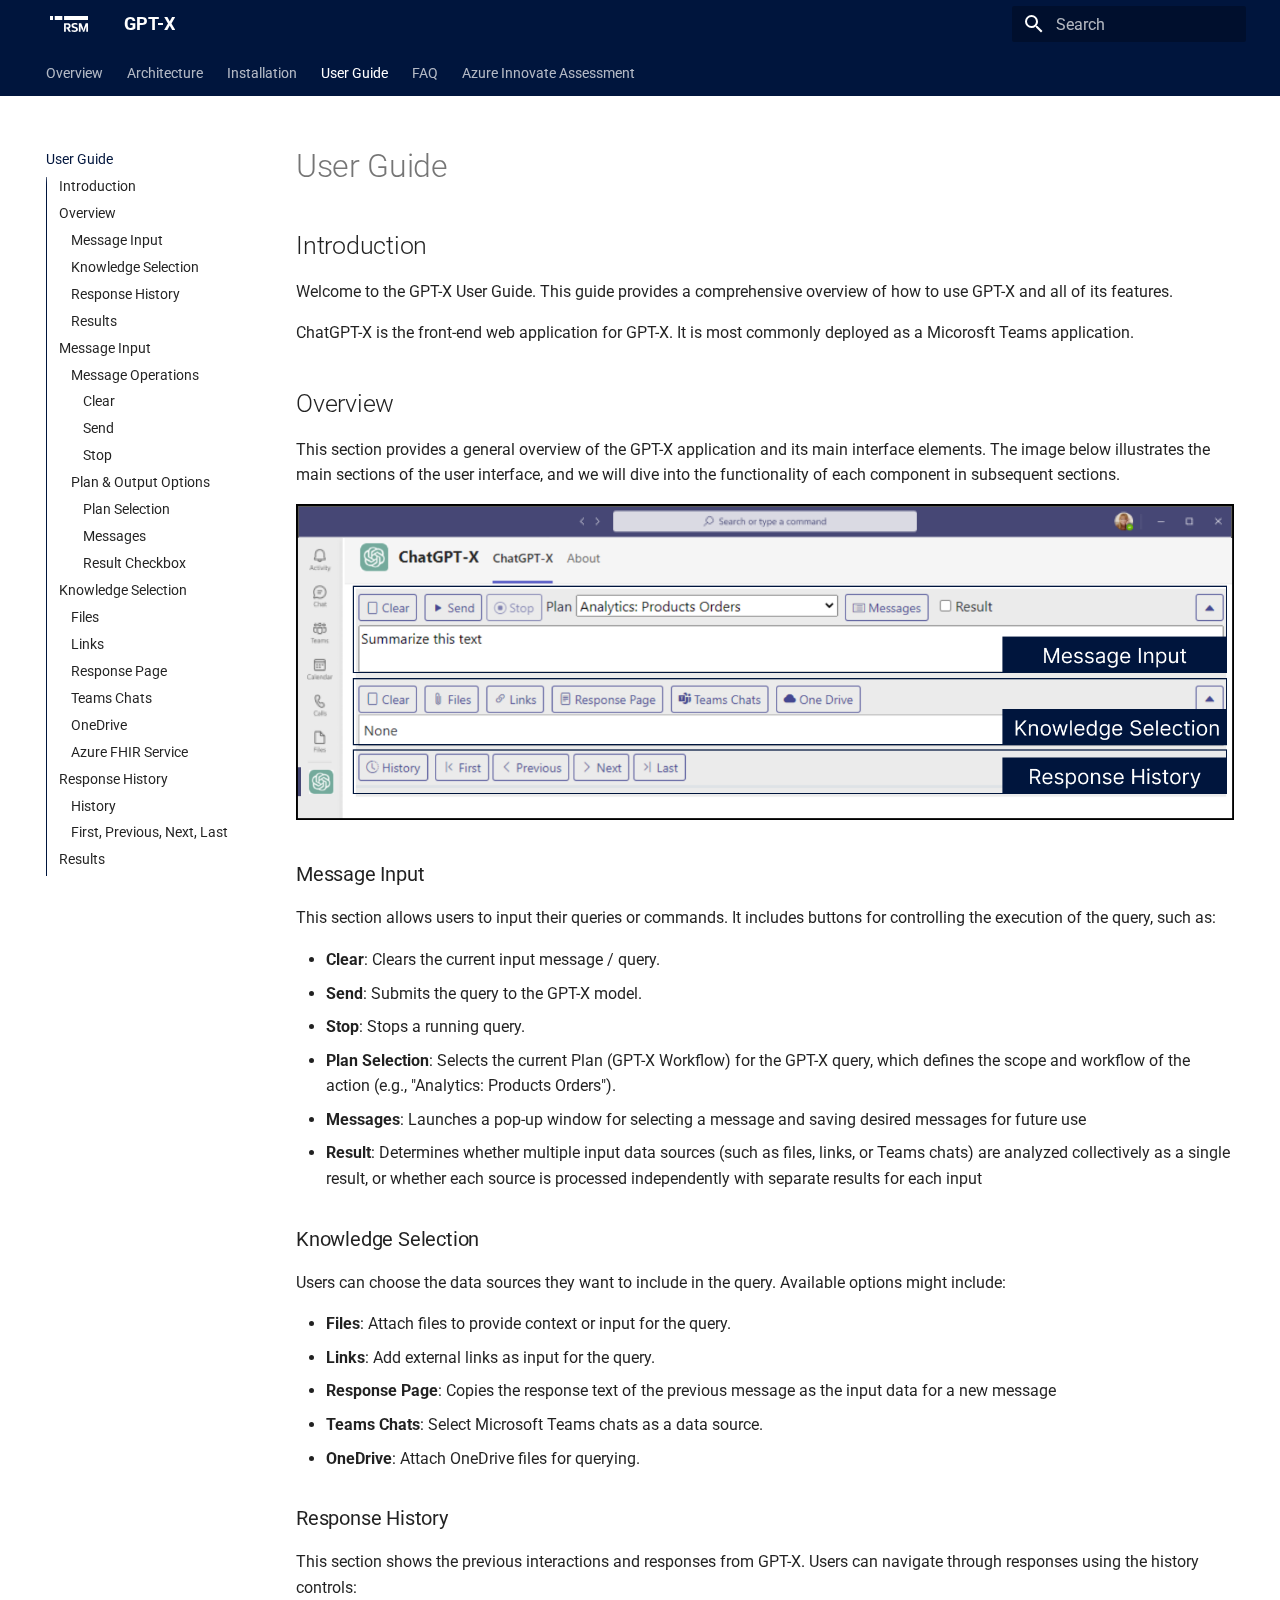
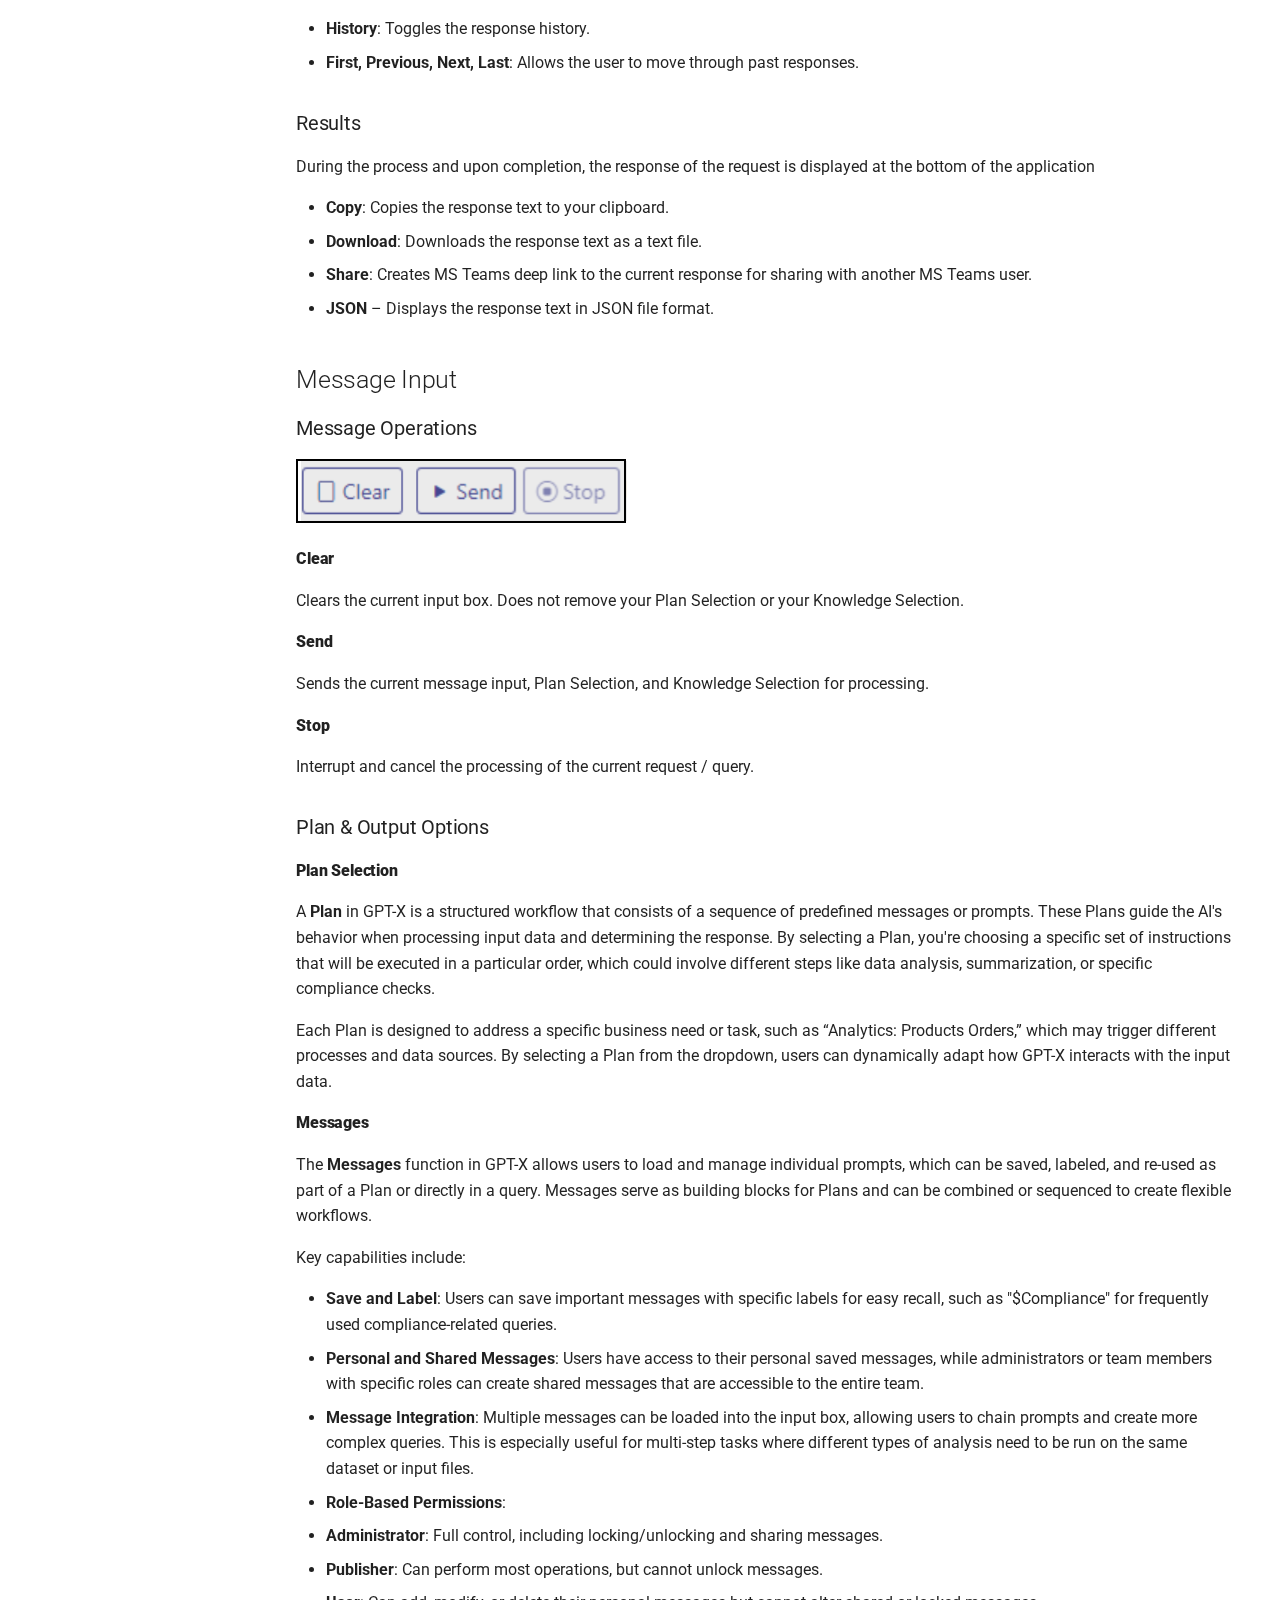
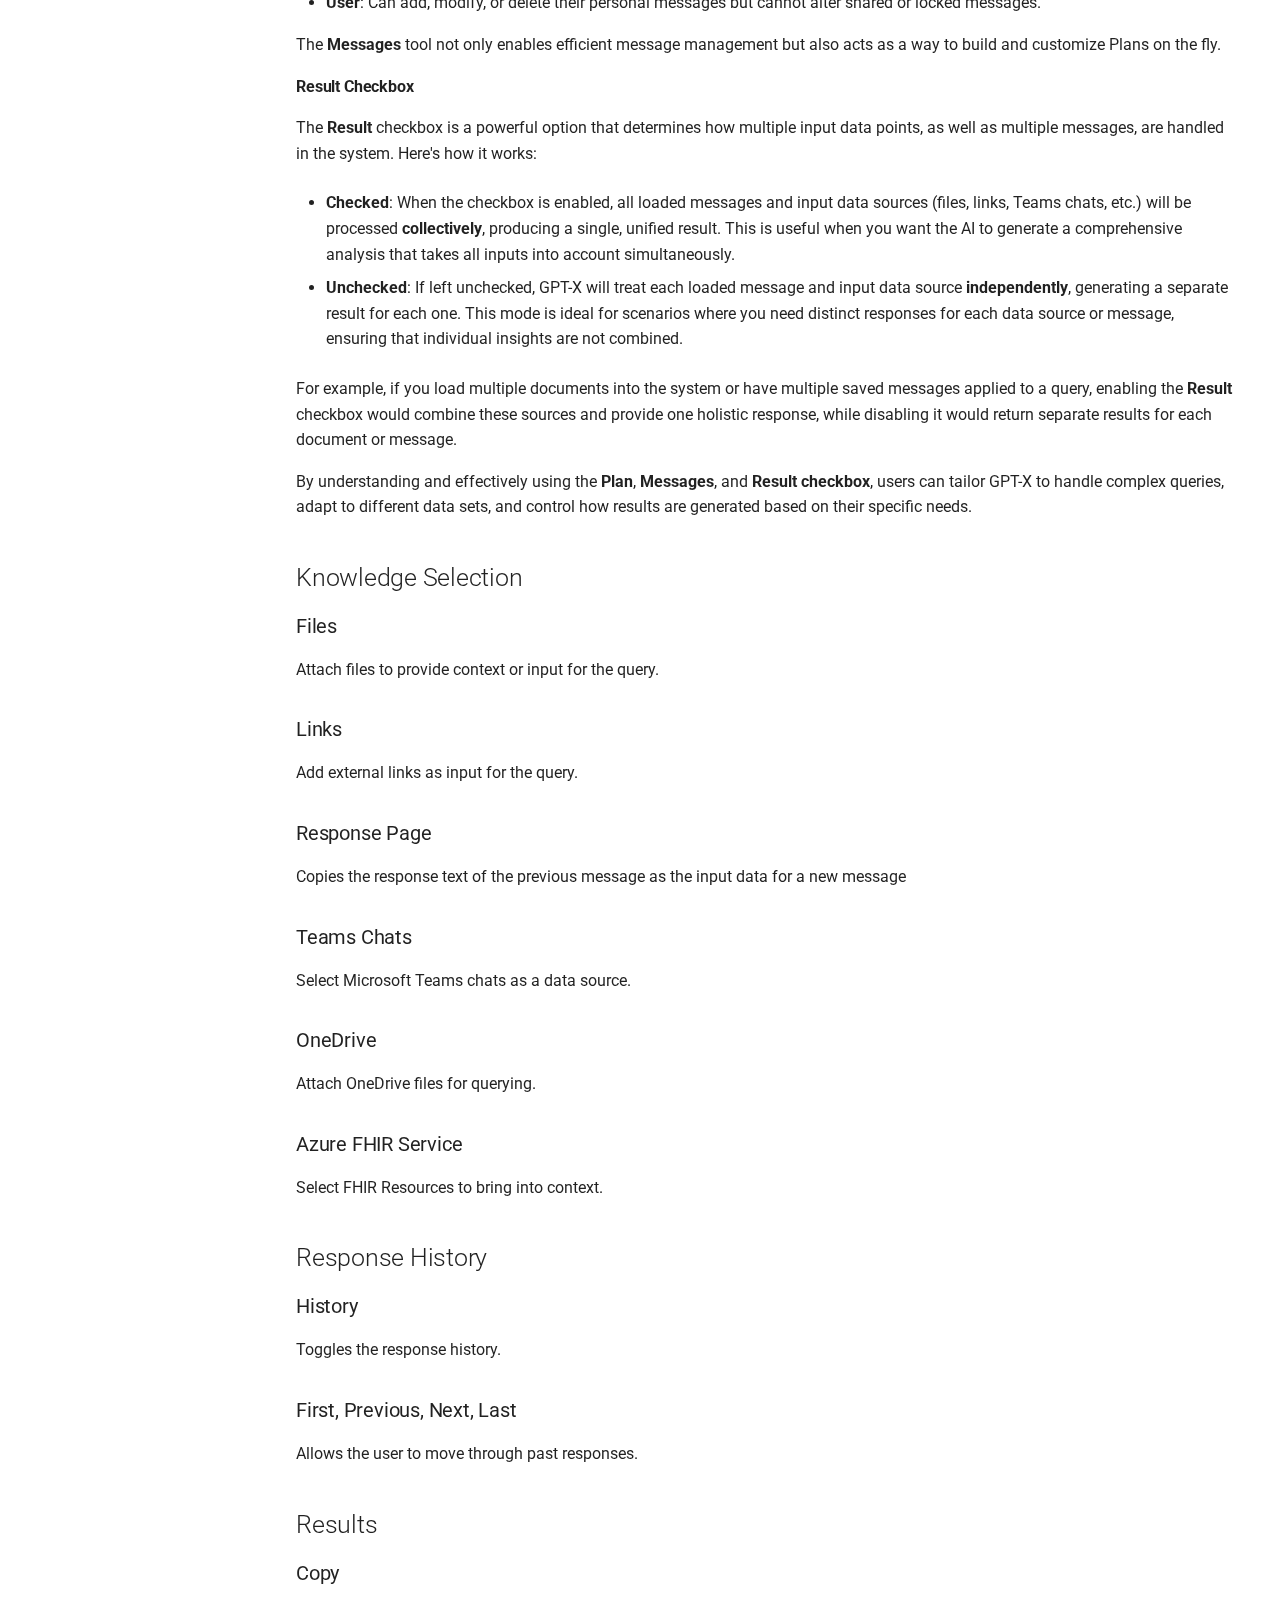
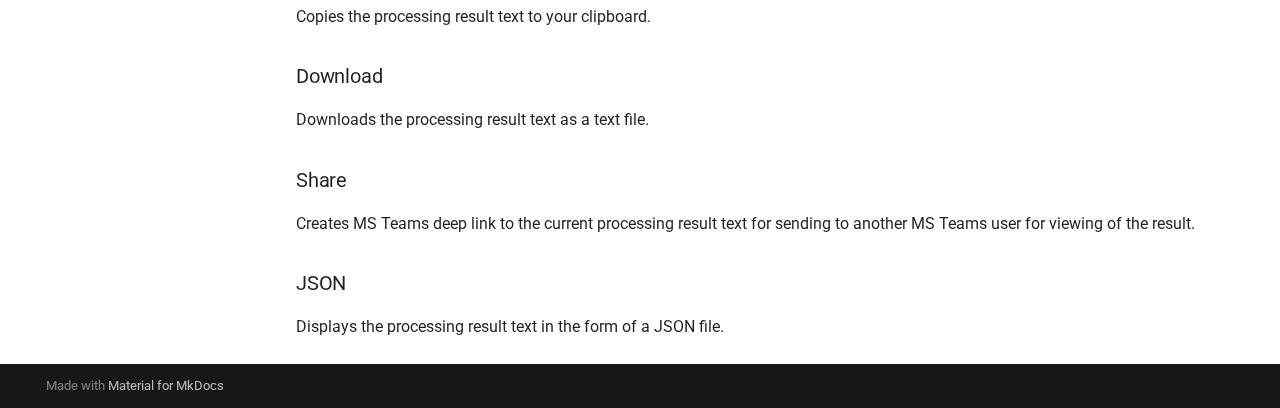
<file: user-guide/index.html>
<!doctype html>
<html lang="en" class="no-js">
  <head>
    
      <meta charset="utf-8">
      <meta name="viewport" content="width=device-width,initial-scale=1">
      
      
      
        <link rel="canonical" href="https://sambradley-rsm.github.io/gpt-x-docs/user-guide/">
      
      
        <link rel="prev" href="../installation/">
      
      
        <link rel="next" href="../faq/">
      
      
      <link rel="icon" href="../assets/images/favicon.png">
      <meta name="generator" content="mkdocs-1.6.1, mkdocs-material-9.5.39">
    
    
      
        <title>User Guide - GPT-X</title>
      
    
    
      <link rel="stylesheet" href="../assets/stylesheets/main.8c3ca2c6.min.css">
      
        
        <link rel="stylesheet" href="../assets/stylesheets/palette.06af60db.min.css">
      
      


    
    
      
    
    
      
        
        
        <link rel="preconnect" href="https://fonts.gstatic.com" crossorigin>
        <link rel="stylesheet" href="https://fonts.googleapis.com/css?family=Roboto:300,300i,400,400i,700,700i%7CRoboto+Mono:400,400i,700,700i&display=fallback">
        <style>:root{--md-text-font:"Roboto";--md-code-font:"Roboto Mono"}</style>
      
    
    
      <link rel="stylesheet" href="../stylesheets/extra.css">
    
    <script>__md_scope=new URL("..",location),__md_hash=e=>[...e].reduce(((e,_)=>(e<<5)-e+_.charCodeAt(0)),0),__md_get=(e,_=localStorage,t=__md_scope)=>JSON.parse(_.getItem(t.pathname+"."+e)),__md_set=(e,_,t=localStorage,a=__md_scope)=>{try{t.setItem(a.pathname+"."+e,JSON.stringify(_))}catch(e){}}</script>
    
      

    
    
    
  </head>
  
  
    
    
    
    
    
    <body dir="ltr" data-md-color-scheme="default" data-md-color-primary="custom" data-md-color-accent="custom">
  
    
    <input class="md-toggle" data-md-toggle="drawer" type="checkbox" id="__drawer" autocomplete="off">
    <input class="md-toggle" data-md-toggle="search" type="checkbox" id="__search" autocomplete="off">
    <label class="md-overlay" for="__drawer"></label>
    <div data-md-component="skip">
      
        
        <a href="#user-guide" class="md-skip">
          Skip to content
        </a>
      
    </div>
    <div data-md-component="announce">
      
    </div>
    
    
      

<header class="md-header" data-md-component="header">
  <nav class="md-header__inner md-grid" aria-label="Header">
    <a href=".." title="GPT-X" class="md-header__button md-logo" aria-label="GPT-X" data-md-component="logo">
      
  <img src="../assets/RSM_White.svg" alt="logo">

    </a>
    <label class="md-header__button md-icon" for="__drawer">
      
      <svg xmlns="http://www.w3.org/2000/svg" viewBox="0 0 24 24"><path d="M3 6h18v2H3zm0 5h18v2H3zm0 5h18v2H3z"/></svg>
    </label>
    <div class="md-header__title" data-md-component="header-title">
      <div class="md-header__ellipsis">
        <div class="md-header__topic">
          <span class="md-ellipsis">
            GPT-X
          </span>
        </div>
        <div class="md-header__topic" data-md-component="header-topic">
          <span class="md-ellipsis">
            
              User Guide
            
          </span>
        </div>
      </div>
    </div>
    
      
    
    
    
    
      <label class="md-header__button md-icon" for="__search">
        
        <svg xmlns="http://www.w3.org/2000/svg" viewBox="0 0 24 24"><path d="M9.5 3A6.5 6.5 0 0 1 16 9.5c0 1.61-.59 3.09-1.56 4.23l.27.27h.79l5 5-1.5 1.5-5-5v-.79l-.27-.27A6.52 6.52 0 0 1 9.5 16 6.5 6.5 0 0 1 3 9.5 6.5 6.5 0 0 1 9.5 3m0 2C7 5 5 7 5 9.5S7 14 9.5 14 14 12 14 9.5 12 5 9.5 5"/></svg>
      </label>
      <div class="md-search" data-md-component="search" role="dialog">
  <label class="md-search__overlay" for="__search"></label>
  <div class="md-search__inner" role="search">
    <form class="md-search__form" name="search">
      <input type="text" class="md-search__input" name="query" aria-label="Search" placeholder="Search" autocapitalize="off" autocorrect="off" autocomplete="off" spellcheck="false" data-md-component="search-query" required>
      <label class="md-search__icon md-icon" for="__search">
        
        <svg xmlns="http://www.w3.org/2000/svg" viewBox="0 0 24 24"><path d="M9.5 3A6.5 6.5 0 0 1 16 9.5c0 1.61-.59 3.09-1.56 4.23l.27.27h.79l5 5-1.5 1.5-5-5v-.79l-.27-.27A6.52 6.52 0 0 1 9.5 16 6.5 6.5 0 0 1 3 9.5 6.5 6.5 0 0 1 9.5 3m0 2C7 5 5 7 5 9.5S7 14 9.5 14 14 12 14 9.5 12 5 9.5 5"/></svg>
        
        <svg xmlns="http://www.w3.org/2000/svg" viewBox="0 0 24 24"><path d="M20 11v2H8l5.5 5.5-1.42 1.42L4.16 12l7.92-7.92L13.5 5.5 8 11z"/></svg>
      </label>
      <nav class="md-search__options" aria-label="Search">
        
        <button type="reset" class="md-search__icon md-icon" title="Clear" aria-label="Clear" tabindex="-1">
          
          <svg xmlns="http://www.w3.org/2000/svg" viewBox="0 0 24 24"><path d="M19 6.41 17.59 5 12 10.59 6.41 5 5 6.41 10.59 12 5 17.59 6.41 19 12 13.41 17.59 19 19 17.59 13.41 12z"/></svg>
        </button>
      </nav>
      
    </form>
    <div class="md-search__output">
      <div class="md-search__scrollwrap" tabindex="0" data-md-scrollfix>
        <div class="md-search-result" data-md-component="search-result">
          <div class="md-search-result__meta">
            Initializing search
          </div>
          <ol class="md-search-result__list" role="presentation"></ol>
        </div>
      </div>
    </div>
  </div>
</div>
    
    
  </nav>
  
</header>
    
    <div class="md-container" data-md-component="container">
      
      
        
          
            
<nav class="md-tabs" aria-label="Tabs" data-md-component="tabs">
  <div class="md-grid">
    <ul class="md-tabs__list">
      
        
  
  
  
    <li class="md-tabs__item">
      <a href=".." class="md-tabs__link">
        
  
    
  
  Overview

      </a>
    </li>
  

      
        
  
  
  
    <li class="md-tabs__item">
      <a href="../components/" class="md-tabs__link">
        
  
    
  
  Architecture

      </a>
    </li>
  

      
        
  
  
  
    <li class="md-tabs__item">
      <a href="../installation/" class="md-tabs__link">
        
  
    
  
  Installation

      </a>
    </li>
  

      
        
  
  
    
  
  
    <li class="md-tabs__item md-tabs__item--active">
      <a href="./" class="md-tabs__link">
        
  
    
  
  User Guide

      </a>
    </li>
  

      
        
  
  
  
    <li class="md-tabs__item">
      <a href="../faq/" class="md-tabs__link">
        
  
    
  
  FAQ

      </a>
    </li>
  

      
        
  
  
  
    <li class="md-tabs__item">
      <a href="../azure-innovate/" class="md-tabs__link">
        
  
    
  
  Azure Innovate Assessment

      </a>
    </li>
  

      
    </ul>
  </div>
</nav>
          
        
      
      <main class="md-main" data-md-component="main">
        <div class="md-main__inner md-grid">
          
            
              
              <div class="md-sidebar md-sidebar--primary" data-md-component="sidebar" data-md-type="navigation" >
                <div class="md-sidebar__scrollwrap">
                  <div class="md-sidebar__inner">
                    


  


  

<nav class="md-nav md-nav--primary md-nav--lifted md-nav--integrated" aria-label="Navigation" data-md-level="0">
  <label class="md-nav__title" for="__drawer">
    <a href=".." title="GPT-X" class="md-nav__button md-logo" aria-label="GPT-X" data-md-component="logo">
      
  <img src="../assets/RSM_White.svg" alt="logo">

    </a>
    GPT-X
  </label>
  
  <ul class="md-nav__list" data-md-scrollfix>
    
      
      
  
  
  
  
    <li class="md-nav__item">
      <a href=".." class="md-nav__link">
        
  
  <span class="md-ellipsis">
    Overview
  </span>
  

      </a>
    </li>
  

    
      
      
  
  
  
  
    <li class="md-nav__item">
      <a href="../components/" class="md-nav__link">
        
  
  <span class="md-ellipsis">
    Architecture
  </span>
  

      </a>
    </li>
  

    
      
      
  
  
  
  
    <li class="md-nav__item">
      <a href="../installation/" class="md-nav__link">
        
  
  <span class="md-ellipsis">
    Installation
  </span>
  

      </a>
    </li>
  

    
      
      
  
  
    
  
  
  
    <li class="md-nav__item md-nav__item--active">
      
      <input class="md-nav__toggle md-toggle" type="checkbox" id="__toc">
      
      
        
      
      
        <label class="md-nav__link md-nav__link--active" for="__toc">
          
  
  <span class="md-ellipsis">
    User Guide
  </span>
  

          <span class="md-nav__icon md-icon"></span>
        </label>
      
      <a href="./" class="md-nav__link md-nav__link--active">
        
  
  <span class="md-ellipsis">
    User Guide
  </span>
  

      </a>
      
        

<nav class="md-nav md-nav--secondary" aria-label="Table of contents">
  
  
  
    
  
  
    <label class="md-nav__title" for="__toc">
      <span class="md-nav__icon md-icon"></span>
      Table of contents
    </label>
    <ul class="md-nav__list" data-md-component="toc" data-md-scrollfix>
      
        <li class="md-nav__item">
  <a href="#introduction" class="md-nav__link">
    <span class="md-ellipsis">
      Introduction
    </span>
  </a>
  
</li>
      
        <li class="md-nav__item">
  <a href="#overview" class="md-nav__link">
    <span class="md-ellipsis">
      Overview
    </span>
  </a>
  
    <nav class="md-nav" aria-label="Overview">
      <ul class="md-nav__list">
        
          <li class="md-nav__item">
  <a href="#message-input" class="md-nav__link">
    <span class="md-ellipsis">
      Message Input
    </span>
  </a>
  
</li>
        
          <li class="md-nav__item">
  <a href="#knowledge-selection" class="md-nav__link">
    <span class="md-ellipsis">
      Knowledge Selection
    </span>
  </a>
  
</li>
        
          <li class="md-nav__item">
  <a href="#response-history" class="md-nav__link">
    <span class="md-ellipsis">
      Response History
    </span>
  </a>
  
</li>
        
          <li class="md-nav__item">
  <a href="#results" class="md-nav__link">
    <span class="md-ellipsis">
      Results
    </span>
  </a>
  
</li>
        
      </ul>
    </nav>
  
</li>
      
        <li class="md-nav__item">
  <a href="#message-input_1" class="md-nav__link">
    <span class="md-ellipsis">
      Message Input
    </span>
  </a>
  
    <nav class="md-nav" aria-label="Message Input">
      <ul class="md-nav__list">
        
          <li class="md-nav__item">
  <a href="#message-operations" class="md-nav__link">
    <span class="md-ellipsis">
      Message Operations
    </span>
  </a>
  
    <nav class="md-nav" aria-label="Message Operations">
      <ul class="md-nav__list">
        
          <li class="md-nav__item">
  <a href="#clear" class="md-nav__link">
    <span class="md-ellipsis">
      Clear
    </span>
  </a>
  
</li>
        
          <li class="md-nav__item">
  <a href="#send" class="md-nav__link">
    <span class="md-ellipsis">
      Send
    </span>
  </a>
  
</li>
        
          <li class="md-nav__item">
  <a href="#stop" class="md-nav__link">
    <span class="md-ellipsis">
      Stop
    </span>
  </a>
  
</li>
        
      </ul>
    </nav>
  
</li>
        
          <li class="md-nav__item">
  <a href="#plan-output-options" class="md-nav__link">
    <span class="md-ellipsis">
      Plan &amp; Output Options
    </span>
  </a>
  
    <nav class="md-nav" aria-label="Plan & Output Options">
      <ul class="md-nav__list">
        
          <li class="md-nav__item">
  <a href="#plan-selection" class="md-nav__link">
    <span class="md-ellipsis">
      Plan Selection
    </span>
  </a>
  
</li>
        
          <li class="md-nav__item">
  <a href="#messages" class="md-nav__link">
    <span class="md-ellipsis">
      Messages
    </span>
  </a>
  
</li>
        
          <li class="md-nav__item">
  <a href="#result-checkbox" class="md-nav__link">
    <span class="md-ellipsis">
      Result Checkbox
    </span>
  </a>
  
</li>
        
      </ul>
    </nav>
  
</li>
        
      </ul>
    </nav>
  
</li>
      
        <li class="md-nav__item">
  <a href="#knowledge-selection_1" class="md-nav__link">
    <span class="md-ellipsis">
      Knowledge Selection
    </span>
  </a>
  
    <nav class="md-nav" aria-label="Knowledge Selection">
      <ul class="md-nav__list">
        
          <li class="md-nav__item">
  <a href="#files" class="md-nav__link">
    <span class="md-ellipsis">
      Files
    </span>
  </a>
  
</li>
        
          <li class="md-nav__item">
  <a href="#links" class="md-nav__link">
    <span class="md-ellipsis">
      Links
    </span>
  </a>
  
</li>
        
          <li class="md-nav__item">
  <a href="#response-page" class="md-nav__link">
    <span class="md-ellipsis">
      Response Page
    </span>
  </a>
  
</li>
        
          <li class="md-nav__item">
  <a href="#teams-chats" class="md-nav__link">
    <span class="md-ellipsis">
      Teams Chats
    </span>
  </a>
  
</li>
        
          <li class="md-nav__item">
  <a href="#onedrive" class="md-nav__link">
    <span class="md-ellipsis">
      OneDrive
    </span>
  </a>
  
</li>
        
          <li class="md-nav__item">
  <a href="#azure-fhir-service" class="md-nav__link">
    <span class="md-ellipsis">
      Azure FHIR Service
    </span>
  </a>
  
</li>
        
      </ul>
    </nav>
  
</li>
      
        <li class="md-nav__item">
  <a href="#response-history_1" class="md-nav__link">
    <span class="md-ellipsis">
      Response History
    </span>
  </a>
  
    <nav class="md-nav" aria-label="Response History">
      <ul class="md-nav__list">
        
          <li class="md-nav__item">
  <a href="#history" class="md-nav__link">
    <span class="md-ellipsis">
      History
    </span>
  </a>
  
</li>
        
          <li class="md-nav__item">
  <a href="#first-previous-next-last" class="md-nav__link">
    <span class="md-ellipsis">
      First, Previous, Next, Last
    </span>
  </a>
  
</li>
        
      </ul>
    </nav>
  
</li>
      
        <li class="md-nav__item">
  <a href="#results_1" class="md-nav__link">
    <span class="md-ellipsis">
      Results
    </span>
  </a>
  
    <nav class="md-nav" aria-label="Results">
      <ul class="md-nav__list">
        
          <li class="md-nav__item">
  <a href="#copy" class="md-nav__link">
    <span class="md-ellipsis">
      Copy
    </span>
  </a>
  
</li>
        
          <li class="md-nav__item">
  <a href="#download" class="md-nav__link">
    <span class="md-ellipsis">
      Download
    </span>
  </a>
  
</li>
        
          <li class="md-nav__item">
  <a href="#share" class="md-nav__link">
    <span class="md-ellipsis">
      Share
    </span>
  </a>
  
</li>
        
          <li class="md-nav__item">
  <a href="#json" class="md-nav__link">
    <span class="md-ellipsis">
      JSON
    </span>
  </a>
  
</li>
        
      </ul>
    </nav>
  
</li>
      
    </ul>
  
</nav>
      
    </li>
  

    
      
      
  
  
  
  
    <li class="md-nav__item">
      <a href="../faq/" class="md-nav__link">
        
  
  <span class="md-ellipsis">
    FAQ
  </span>
  

      </a>
    </li>
  

    
      
      
  
  
  
  
    <li class="md-nav__item">
      <a href="../azure-innovate/" class="md-nav__link">
        
  
  <span class="md-ellipsis">
    Azure Innovate Assessment
  </span>
  

      </a>
    </li>
  

    
  </ul>
</nav>
                  </div>
                </div>
              </div>
            
            
          
          
            <div class="md-content" data-md-component="content">
              <article class="md-content__inner md-typeset">
                
                  


<h1 id="user-guide">User Guide<a class="headerlink" href="#user-guide" title="Permanent link">&para;</a></h1>
<h2 id="introduction">Introduction<a class="headerlink" href="#introduction" title="Permanent link">&para;</a></h2>
<p>Welcome to the GPT-X User Guide. This guide provides a comprehensive overview of how to use GPT-X and all of its features.</p>
<p>ChatGPT-X is the front-end web application for GPT-X. It is most commonly deployed as a Micorosft Teams application.</p>
<h2 id="overview">Overview<a class="headerlink" href="#overview" title="Permanent link">&para;</a></h2>
<p>This section provides a general overview of the GPT-X application and its main interface elements. The image below illustrates the main sections of the user interface, and we will dive into the functionality of each component in subsequent sections.</p>
<p><img alt="Overview" src="../assets/UserGuide_Overview.png" /></p>
<h3 id="message-input">Message Input<a class="headerlink" href="#message-input" title="Permanent link">&para;</a></h3>
<p>This section allows users to input their queries or commands. It includes buttons for controlling the execution of the query, such as:</p>
<ul>
<li><strong>Clear</strong>: Clears the current input message / query.</li>
<li><strong>Send</strong>: Submits the query to the GPT-X model.</li>
<li><strong>Stop</strong>: Stops a running query.</li>
<li><strong>Plan Selection</strong>: Selects the current Plan (GPT-X Workflow) for the GPT-X query, which defines the scope and workflow of the action (e.g., "Analytics: Products Orders").</li>
<li><strong>Messages</strong>: Launches a pop-up window for selecting a message and saving desired messages for future use</li>
<li><strong>Result</strong>: Determines whether multiple input data sources (such as files, links, or Teams chats) are analyzed collectively as a single result, or whether each source is processed independently with separate results for each input</li>
</ul>
<h3 id="knowledge-selection">Knowledge Selection<a class="headerlink" href="#knowledge-selection" title="Permanent link">&para;</a></h3>
<p>Users can choose the data sources they want to include in the query. Available options might include:</p>
<ul>
<li><strong>Files</strong>: Attach files to provide context or input for the query.</li>
<li><strong>Links</strong>: Add external links as input for the query.</li>
<li><strong>Response Page</strong>: Copies the response text of the previous message as the input data for a new message</li>
<li><strong>Teams Chats</strong>: Select Microsoft Teams chats as a data source.</li>
<li><strong>OneDrive</strong>: Attach OneDrive files for querying.</li>
</ul>
<h3 id="response-history">Response History<a class="headerlink" href="#response-history" title="Permanent link">&para;</a></h3>
<p>This section shows the previous interactions and responses from GPT-X. Users can navigate through responses using the history controls:</p>
<ul>
<li><strong>History</strong>: Toggles the response history.</li>
<li><strong>First, Previous, Next, Last</strong>: Allows the user to move through past responses.</li>
</ul>
<h3 id="results">Results<a class="headerlink" href="#results" title="Permanent link">&para;</a></h3>
<p>During the process and upon completion, the response of the request is displayed at the bottom of the application</p>
<ul>
<li><strong>Copy</strong>: Copies the response text to your clipboard.</li>
<li><strong>Download</strong>: Downloads the response text as a text file.</li>
<li><strong>Share</strong>: Creates MS Teams deep link to the current response for sharing with another MS Teams user.</li>
<li><strong>JSON</strong> – Displays the response text in JSON file format.</li>
</ul>
<h2 id="message-input_1">Message Input<a class="headerlink" href="#message-input_1" title="Permanent link">&para;</a></h2>
<h3 id="message-operations">Message Operations<a class="headerlink" href="#message-operations" title="Permanent link">&para;</a></h3>
<p><img alt="MessageOperations" src="../assets/UserGuide_MessageOperations.png" /></p>
<h4 id="clear"><strong>Clear</strong><a class="headerlink" href="#clear" title="Permanent link">&para;</a></h4>
<p>Clears the current input box. Does not remove your Plan Selection or your Knowledge Selection.</p>
<h4 id="send"><strong>Send</strong><a class="headerlink" href="#send" title="Permanent link">&para;</a></h4>
<p>Sends the current message input, Plan Selection, and Knowledge Selection for processing.</p>
<h4 id="stop"><strong>Stop</strong><a class="headerlink" href="#stop" title="Permanent link">&para;</a></h4>
<p>Interrupt and cancel the processing of the current request / query.</p>
<h3 id="plan-output-options">Plan &amp; Output Options<a class="headerlink" href="#plan-output-options" title="Permanent link">&para;</a></h3>
<h4 id="plan-selection"><strong>Plan Selection</strong><a class="headerlink" href="#plan-selection" title="Permanent link">&para;</a></h4>
<p>A <strong>Plan</strong> in GPT-X is a structured workflow that consists of a sequence of predefined messages or prompts. These Plans guide the AI's behavior when processing input data and determining the response. By selecting a Plan, you're choosing a specific set of instructions that will be executed in a particular order, which could involve different steps like data analysis, summarization, or specific compliance checks.</p>
<p>Each Plan is designed to address a specific business need or task, such as “Analytics: Products Orders,” which may trigger different processes and data sources. By selecting a Plan from the dropdown, users can dynamically adapt how GPT-X interacts with the input data.</p>
<h4 id="messages"><strong>Messages</strong><a class="headerlink" href="#messages" title="Permanent link">&para;</a></h4>
<p>The <strong>Messages</strong> function in GPT-X allows users to load and manage individual prompts, which can be saved, labeled, and re-used as part of a Plan or directly in a query. Messages serve as building blocks for Plans and can be combined or sequenced to create flexible workflows.</p>
<p>Key capabilities include:</p>
<ul>
<li><strong>Save and Label</strong>: Users can save important messages with specific labels for easy recall, such as "$Compliance" for frequently used compliance-related queries. </li>
<li><strong>Personal and Shared Messages</strong>: Users have access to their personal saved messages, while administrators or team members with specific roles can create shared messages that are accessible to the entire team.</li>
<li><strong>Message Integration</strong>: Multiple messages can be loaded into the input box, allowing users to chain prompts and create more complex queries. This is especially useful for multi-step tasks where different types of analysis need to be run on the same dataset or input files.</li>
<li><strong>Role-Based Permissions</strong>: </li>
<li><strong>Administrator</strong>: Full control, including locking/unlocking and sharing messages.</li>
<li><strong>Publisher</strong>: Can perform most operations, but cannot unlock messages.</li>
<li><strong>User</strong>: Can add, modify, or delete their personal messages but cannot alter shared or locked messages.</li>
</ul>
<p>The <strong>Messages</strong> tool not only enables efficient message management but also acts as a way to build and customize Plans on the fly.</p>
<h4 id="result-checkbox">Result Checkbox<a class="headerlink" href="#result-checkbox" title="Permanent link">&para;</a></h4>
<p>The <strong>Result</strong> checkbox is a powerful option that determines how multiple input data points, as well as multiple messages, are handled in the system. Here's how it works:</p>
<ul>
<li>
<p><strong>Checked</strong>: When the checkbox is enabled, all loaded messages and input data sources (files, links, Teams chats, etc.) will be processed <strong>collectively</strong>, producing a single, unified result. This is useful when you want the AI to generate a comprehensive analysis that takes all inputs into account simultaneously.</p>
</li>
<li>
<p><strong>Unchecked</strong>: If left unchecked, GPT-X will treat each loaded message and input data source <strong>independently</strong>, generating a separate result for each one. This mode is ideal for scenarios where you need distinct responses for each data source or message, ensuring that individual insights are not combined.</p>
</li>
</ul>
<p>For example, if you load multiple documents into the system or have multiple saved messages applied to a query, enabling the <strong>Result</strong> checkbox would combine these sources and provide one holistic response, while disabling it would return separate results for each document or message.</p>
<p>By understanding and effectively using the <strong>Plan</strong>, <strong>Messages</strong>, and <strong>Result checkbox</strong>, users can tailor GPT-X to handle complex queries, adapt to different data sets, and control how results are generated based on their specific needs.</p>
<h2 id="knowledge-selection_1">Knowledge Selection<a class="headerlink" href="#knowledge-selection_1" title="Permanent link">&para;</a></h2>
<h3 id="files">Files<a class="headerlink" href="#files" title="Permanent link">&para;</a></h3>
<p>Attach files to provide context or input for the query.</p>
<h3 id="links">Links<a class="headerlink" href="#links" title="Permanent link">&para;</a></h3>
<p>Add external links as input for the query.</p>
<h3 id="response-page">Response Page<a class="headerlink" href="#response-page" title="Permanent link">&para;</a></h3>
<p>Copies the response text of the previous message as the input data for a new message</p>
<h3 id="teams-chats">Teams Chats<a class="headerlink" href="#teams-chats" title="Permanent link">&para;</a></h3>
<p>Select Microsoft Teams chats as a data source.</p>
<h3 id="onedrive">OneDrive<a class="headerlink" href="#onedrive" title="Permanent link">&para;</a></h3>
<p>Attach OneDrive files for querying.</p>
<h3 id="azure-fhir-service">Azure FHIR Service<a class="headerlink" href="#azure-fhir-service" title="Permanent link">&para;</a></h3>
<p>Select FHIR Resources to bring into context.</p>
<h2 id="response-history_1">Response History<a class="headerlink" href="#response-history_1" title="Permanent link">&para;</a></h2>
<h3 id="history">History<a class="headerlink" href="#history" title="Permanent link">&para;</a></h3>
<p>Toggles the response history.</p>
<h3 id="first-previous-next-last">First, Previous, Next, Last<a class="headerlink" href="#first-previous-next-last" title="Permanent link">&para;</a></h3>
<p>Allows the user to move through past responses.</p>
<h2 id="results_1">Results<a class="headerlink" href="#results_1" title="Permanent link">&para;</a></h2>
<h3 id="copy">Copy<a class="headerlink" href="#copy" title="Permanent link">&para;</a></h3>
<p>Copies the processing result text to your clipboard.</p>
<h3 id="download">Download<a class="headerlink" href="#download" title="Permanent link">&para;</a></h3>
<p>Downloads the processing result text as a text file.</p>
<h3 id="share">Share<a class="headerlink" href="#share" title="Permanent link">&para;</a></h3>
<p>Creates MS Teams deep link to the current processing result text for sending to another MS Teams user for viewing of the result.</p>
<h3 id="json">JSON<a class="headerlink" href="#json" title="Permanent link">&para;</a></h3>
<p>Displays the processing result text in the form of a JSON file.</p>












                
              </article>
            </div>
          
          
  <script>var tabs=__md_get("__tabs");if(Array.isArray(tabs))e:for(var set of document.querySelectorAll(".tabbed-set")){var labels=set.querySelector(".tabbed-labels");for(var tab of tabs)for(var label of labels.getElementsByTagName("label"))if(label.innerText.trim()===tab){var input=document.getElementById(label.htmlFor);input.checked=!0;continue e}}</script>

<script>var target=document.getElementById(location.hash.slice(1));target&&target.name&&(target.checked=target.name.startsWith("__tabbed_"))</script>
        </div>
        
      </main>
      
        <footer class="md-footer">
  
  <div class="md-footer-meta md-typeset">
    <div class="md-footer-meta__inner md-grid">
      <div class="md-copyright">
  
  
    Made with
    <a href="https://squidfunk.github.io/mkdocs-material/" target="_blank" rel="noopener">
      Material for MkDocs
    </a>
  
</div>
      
    </div>
  </div>
</footer>
      
    </div>
    <div class="md-dialog" data-md-component="dialog">
      <div class="md-dialog__inner md-typeset"></div>
    </div>
    
    
    <script id="__config" type="application/json">{"base": "..", "features": ["content.code.copy", "content.code.select", "content.code.annotate", "content.tabs.link", "navigation.instant", "navigation.tabs", "toc.integrate", "header.autolink", "navigation.tracking", "navigation.sections"], "search": "../assets/javascripts/workers/search.6ce7567c.min.js", "translations": {"clipboard.copied": "Copied to clipboard", "clipboard.copy": "Copy to clipboard", "search.result.more.one": "1 more on this page", "search.result.more.other": "# more on this page", "search.result.none": "No matching documents", "search.result.one": "1 matching document", "search.result.other": "# matching documents", "search.result.placeholder": "Type to start searching", "search.result.term.missing": "Missing", "select.version": "Select version"}}</script>
    
    
      <script src="../assets/javascripts/bundle.525ec568.min.js"></script>
      
    
  </body>
</html>
</file>
<file: stylesheets/extra.css>
:root {
    --md-primary-fg-color: #00153D;
    --md-accent-fg-color: #3f9c35;
  }

.pdf-button {
  border: 1px solid #3f9c35; 
  color: #3f9c35; 
  cursor: pointer; 
  padding: 0.5rem
}
</file>
<file: assets/stylesheets/main.8c3ca2c6.min.css>
@charset "UTF-8";html{-webkit-text-size-adjust:none;-moz-text-size-adjust:none;text-size-adjust:none;box-sizing:border-box}*,:after,:before{box-sizing:inherit}@media (prefers-reduced-motion){*,:after,:before{transition:none!important}}body{margin:0}a,button,input,label{-webkit-tap-highlight-color:transparent}a{color:inherit;text-decoration:none}hr{border:0;box-sizing:initial;display:block;height:.05rem;overflow:visible;padding:0}small{font-size:80%}sub,sup{line-height:1em}img{border-style:none}table{border-collapse:initial;border-spacing:0}td,th{font-weight:400;vertical-align:top}button{background:#0000;border:0;font-family:inherit;font-size:inherit;margin:0;padding:0}input{border:0;outline:none}:root{--md-primary-fg-color:#4051b5;--md-primary-fg-color--light:#5d6cc0;--md-primary-fg-color--dark:#303fa1;--md-primary-bg-color:#fff;--md-primary-bg-color--light:#ffffffb3;--md-accent-fg-color:#526cfe;--md-accent-fg-color--transparent:#526cfe1a;--md-accent-bg-color:#fff;--md-accent-bg-color--light:#ffffffb3}[data-md-color-scheme=default]{color-scheme:light}[data-md-color-scheme=default] img[src$="#gh-dark-mode-only"],[data-md-color-scheme=default] img[src$="#only-dark"]{display:none}:root,[data-md-color-scheme=default]{--md-hue:225deg;--md-default-fg-color:#000000de;--md-default-fg-color--light:#0000008a;--md-default-fg-color--lighter:#00000052;--md-default-fg-color--lightest:#00000012;--md-default-bg-color:#fff;--md-default-bg-color--light:#ffffffb3;--md-default-bg-color--lighter:#ffffff4d;--md-default-bg-color--lightest:#ffffff1f;--md-code-fg-color:#36464e;--md-code-bg-color:#f5f5f5;--md-code-hl-color:#4287ff;--md-code-hl-color--light:#4287ff1a;--md-code-hl-number-color:#d52a2a;--md-code-hl-special-color:#db1457;--md-code-hl-function-color:#a846b9;--md-code-hl-constant-color:#6e59d9;--md-code-hl-keyword-color:#3f6ec6;--md-code-hl-string-color:#1c7d4d;--md-code-hl-name-color:var(--md-code-fg-color);--md-code-hl-operator-color:var(--md-default-fg-color--light);--md-code-hl-punctuation-color:var(--md-default-fg-color--light);--md-code-hl-comment-color:var(--md-default-fg-color--light);--md-code-hl-generic-color:var(--md-default-fg-color--light);--md-code-hl-variable-color:var(--md-default-fg-color--light);--md-typeset-color:var(--md-default-fg-color);--md-typeset-a-color:var(--md-primary-fg-color);--md-typeset-del-color:#f5503d26;--md-typeset-ins-color:#0bd57026;--md-typeset-kbd-color:#fafafa;--md-typeset-kbd-accent-color:#fff;--md-typeset-kbd-border-color:#b8b8b8;--md-typeset-mark-color:#ffff0080;--md-typeset-table-color:#0000001f;--md-typeset-table-color--light:rgba(0,0,0,.035);--md-admonition-fg-color:var(--md-default-fg-color);--md-admonition-bg-color:var(--md-default-bg-color);--md-warning-fg-color:#000000de;--md-warning-bg-color:#ff9;--md-footer-fg-color:#fff;--md-footer-fg-color--light:#ffffffb3;--md-footer-fg-color--lighter:#ffffff73;--md-footer-bg-color:#000000de;--md-footer-bg-color--dark:#00000052;--md-shadow-z1:0 0.2rem 0.5rem #0000000d,0 0 0.05rem #0000001a;--md-shadow-z2:0 0.2rem 0.5rem #0000001a,0 0 0.05rem #00000040;--md-shadow-z3:0 0.2rem 0.5rem #0003,0 0 0.05rem #00000059}.md-icon svg{fill:currentcolor;display:block;height:1.2rem;width:1.2rem}body{-webkit-font-smoothing:antialiased;-moz-osx-font-smoothing:grayscale;--md-text-font-family:var(--md-text-font,_),-apple-system,BlinkMacSystemFont,Helvetica,Arial,sans-serif;--md-code-font-family:var(--md-code-font,_),SFMono-Regular,Consolas,Menlo,monospace}aside,body,input{font-feature-settings:"kern","liga";color:var(--md-typeset-color);font-family:var(--md-text-font-family)}code,kbd,pre{font-feature-settings:"kern";font-family:var(--md-code-font-family)}:root{--md-typeset-table-sort-icon:url('data:image/svg+xml;charset=utf-8,<svg xmlns="http://www.w3.org/2000/svg" viewBox="0 0 24 24"><path d="m18 21-4-4h3V7h-3l4-4 4 4h-3v10h3M2 19v-2h10v2M2 13v-2h7v2M2 7V5h4v2z"/></svg>');--md-typeset-table-sort-icon--asc:url('data:image/svg+xml;charset=utf-8,<svg xmlns="http://www.w3.org/2000/svg" viewBox="0 0 24 24"><path d="M19 17h3l-4 4-4-4h3V3h2M2 17h10v2H2M6 5v2H2V5m0 6h7v2H2z"/></svg>');--md-typeset-table-sort-icon--desc:url('data:image/svg+xml;charset=utf-8,<svg xmlns="http://www.w3.org/2000/svg" viewBox="0 0 24 24"><path d="M19 7h3l-4-4-4 4h3v14h2M2 17h10v2H2M6 5v2H2V5m0 6h7v2H2z"/></svg>')}.md-typeset{-webkit-print-color-adjust:exact;color-adjust:exact;font-size:.8rem;line-height:1.6}@media print{.md-typeset{font-size:.68rem}}.md-typeset blockquote,.md-typeset dl,.md-typeset figure,.md-typeset ol,.md-typeset pre,.md-typeset ul{margin-bottom:1em;margin-top:1em}.md-typeset h1{color:var(--md-default-fg-color--light);font-size:2em;line-height:1.3;margin:0 0 1.25em}.md-typeset h1,.md-typeset h2{font-weight:300;letter-spacing:-.01em}.md-typeset h2{font-size:1.5625em;line-height:1.4;margin:1.6em 0 .64em}.md-typeset h3{font-size:1.25em;font-weight:400;letter-spacing:-.01em;line-height:1.5;margin:1.6em 0 .8em}.md-typeset h2+h3{margin-top:.8em}.md-typeset h4{font-weight:700;letter-spacing:-.01em;margin:1em 0}.md-typeset h5,.md-typeset h6{color:var(--md-default-fg-color--light);font-size:.8em;font-weight:700;letter-spacing:-.01em;margin:1.25em 0}.md-typeset h5{text-transform:uppercase}.md-typeset hr{border-bottom:.05rem solid var(--md-default-fg-color--lightest);display:flow-root;margin:1.5em 0}.md-typeset a{color:var(--md-typeset-a-color);word-break:break-word}.md-typeset a,.md-typeset a:before{transition:color 125ms}.md-typeset a:focus,.md-typeset a:hover{color:var(--md-accent-fg-color)}.md-typeset a:focus code,.md-typeset a:hover code{background-color:var(--md-accent-fg-color--transparent)}.md-typeset a code{color:currentcolor;transition:background-color 125ms}.md-typeset a.focus-visible{outline-color:var(--md-accent-fg-color);outline-offset:.2rem}.md-typeset code,.md-typeset kbd,.md-typeset pre{color:var(--md-code-fg-color);direction:ltr;font-variant-ligatures:none}@media print{.md-typeset code,.md-typeset kbd,.md-typeset pre{white-space:pre-wrap}}.md-typeset code{background-color:var(--md-code-bg-color);border-radius:.1rem;-webkit-box-decoration-break:clone;box-decoration-break:clone;font-size:.85em;padding:0 .2941176471em;word-break:break-word}.md-typeset code:not(.focus-visible){-webkit-tap-highlight-color:transparent;outline:none}.md-typeset pre{display:flow-root;line-height:1.4;position:relative}.md-typeset pre>code{-webkit-box-decoration-break:slice;box-decoration-break:slice;box-shadow:none;display:block;margin:0;outline-color:var(--md-accent-fg-color);overflow:auto;padding:.7720588235em 1.1764705882em;scrollbar-color:var(--md-default-fg-color--lighter) #0000;scrollbar-width:thin;touch-action:auto;word-break:normal}.md-typeset pre>code:hover{scrollbar-color:var(--md-accent-fg-color) #0000}.md-typeset pre>code::-webkit-scrollbar{height:.2rem;width:.2rem}.md-typeset pre>code::-webkit-scrollbar-thumb{background-color:var(--md-default-fg-color--lighter)}.md-typeset pre>code::-webkit-scrollbar-thumb:hover{background-color:var(--md-accent-fg-color)}.md-typeset kbd{background-color:var(--md-typeset-kbd-color);border-radius:.1rem;box-shadow:0 .1rem 0 .05rem var(--md-typeset-kbd-border-color),0 .1rem 0 var(--md-typeset-kbd-border-color),0 -.1rem .2rem var(--md-typeset-kbd-accent-color) inset;color:var(--md-default-fg-color);display:inline-block;font-size:.75em;padding:0 .6666666667em;vertical-align:text-top;word-break:break-word}.md-typeset mark{background-color:var(--md-typeset-mark-color);-webkit-box-decoration-break:clone;box-decoration-break:clone;color:inherit;word-break:break-word}.md-typeset abbr{border-bottom:.05rem dotted var(--md-default-fg-color--light);cursor:help;text-decoration:none}.md-typeset small{opacity:.75}[dir=ltr] .md-typeset sub,[dir=ltr] .md-typeset sup{margin-left:.078125em}[dir=rtl] .md-typeset sub,[dir=rtl] .md-typeset sup{margin-right:.078125em}[dir=ltr] .md-typeset blockquote{padding-left:.6rem}[dir=rtl] .md-typeset blockquote{padding-right:.6rem}[dir=ltr] .md-typeset blockquote{border-left:.2rem solid var(--md-default-fg-color--lighter)}[dir=rtl] .md-typeset blockquote{border-right:.2rem solid var(--md-default-fg-color--lighter)}.md-typeset blockquote{color:var(--md-default-fg-color--light);margin-left:0;margin-right:0}.md-typeset ul{list-style-type:disc}.md-typeset ul[type]{list-style-type:revert-layer}[dir=ltr] .md-typeset ol,[dir=ltr] .md-typeset ul{margin-left:.625em}[dir=rtl] .md-typeset ol,[dir=rtl] .md-typeset ul{margin-right:.625em}.md-typeset ol,.md-typeset ul{padding:0}.md-typeset ol:not([hidden]),.md-typeset ul:not([hidden]){display:flow-root}.md-typeset ol ol,.md-typeset ul ol{list-style-type:lower-alpha}.md-typeset ol ol ol,.md-typeset ul ol ol{list-style-type:lower-roman}.md-typeset ol ol ol ol,.md-typeset ul ol ol ol{list-style-type:upper-alpha}.md-typeset ol ol ol ol ol,.md-typeset ul ol ol ol ol{list-style-type:upper-roman}.md-typeset ol[type],.md-typeset ul[type]{list-style-type:revert-layer}[dir=ltr] .md-typeset ol li,[dir=ltr] .md-typeset ul li{margin-left:1.25em}[dir=rtl] .md-typeset ol li,[dir=rtl] .md-typeset ul li{margin-right:1.25em}.md-typeset ol li,.md-typeset ul li{margin-bottom:.5em}.md-typeset ol li blockquote,.md-typeset ol li p,.md-typeset ul li blockquote,.md-typeset ul li p{margin:.5em 0}.md-typeset ol li:last-child,.md-typeset ul li:last-child{margin-bottom:0}[dir=ltr] .md-typeset ol li ol,[dir=ltr] .md-typeset ol li ul,[dir=ltr] .md-typeset ul li ol,[dir=ltr] .md-typeset ul li ul{margin-left:.625em}[dir=rtl] .md-typeset ol li ol,[dir=rtl] .md-typeset ol li ul,[dir=rtl] .md-typeset ul li ol,[dir=rtl] .md-typeset ul li ul{margin-right:.625em}.md-typeset ol li ol,.md-typeset ol li ul,.md-typeset ul li ol,.md-typeset ul li ul{margin-bottom:.5em;margin-top:.5em}[dir=ltr] .md-typeset dd{margin-left:1.875em}[dir=rtl] .md-typeset dd{margin-right:1.875em}.md-typeset dd{margin-bottom:1.5em;margin-top:1em}.md-typeset img,.md-typeset svg,.md-typeset video{height:auto;max-width:100%}.md-typeset img[align=left]{margin:1em 1em 1em 0}.md-typeset img[align=right]{margin:1em 0 1em 1em}.md-typeset img[align]:only-child{margin-top:0}.md-typeset figure{display:flow-root;margin:1em auto;max-width:100%;text-align:center;width:-moz-fit-content;width:fit-content}.md-typeset figure img{display:block;margin:0 auto}.md-typeset figcaption{font-style:italic;margin:1em auto;max-width:24rem}.md-typeset iframe{max-width:100%}.md-typeset table:not([class]){background-color:var(--md-default-bg-color);border:.05rem solid var(--md-typeset-table-color);border-radius:.1rem;display:inline-block;font-size:.64rem;max-width:100%;overflow:auto;touch-action:auto}@media print{.md-typeset table:not([class]){display:table}}.md-typeset table:not([class])+*{margin-top:1.5em}.md-typeset table:not([class]) td>:first-child,.md-typeset table:not([class]) th>:first-child{margin-top:0}.md-typeset table:not([class]) td>:last-child,.md-typeset table:not([class]) th>:last-child{margin-bottom:0}.md-typeset table:not([class]) td:not([align]),.md-typeset table:not([class]) th:not([align]){text-align:left}[dir=rtl] .md-typeset table:not([class]) td:not([align]),[dir=rtl] .md-typeset table:not([class]) th:not([align]){text-align:right}.md-typeset table:not([class]) th{font-weight:700;min-width:5rem;padding:.9375em 1.25em;vertical-align:top}.md-typeset table:not([class]) td{border-top:.05rem solid var(--md-typeset-table-color);padding:.9375em 1.25em;vertical-align:top}.md-typeset table:not([class]) tbody tr{transition:background-color 125ms}.md-typeset table:not([class]) tbody tr:hover{background-color:var(--md-typeset-table-color--light);box-shadow:0 .05rem 0 var(--md-default-bg-color) inset}.md-typeset table:not([class]) a{word-break:normal}.md-typeset table th[role=columnheader]{cursor:pointer}[dir=ltr] .md-typeset table th[role=columnheader]:after{margin-left:.5em}[dir=rtl] .md-typeset table th[role=columnheader]:after{margin-right:.5em}.md-typeset table th[role=columnheader]:after{content:"";display:inline-block;height:1.2em;-webkit-mask-image:var(--md-typeset-table-sort-icon);mask-image:var(--md-typeset-table-sort-icon);-webkit-mask-repeat:no-repeat;mask-repeat:no-repeat;-webkit-mask-size:contain;mask-size:contain;transition:background-color 125ms;vertical-align:text-bottom;width:1.2em}.md-typeset table th[role=columnheader]:hover:after{background-color:var(--md-default-fg-color--lighter)}.md-typeset table th[role=columnheader][aria-sort=ascending]:after{background-color:var(--md-default-fg-color--light);-webkit-mask-image:var(--md-typeset-table-sort-icon--asc);mask-image:var(--md-typeset-table-sort-icon--asc)}.md-typeset table th[role=columnheader][aria-sort=descending]:after{background-color:var(--md-default-fg-color--light);-webkit-mask-image:var(--md-typeset-table-sort-icon--desc);mask-image:var(--md-typeset-table-sort-icon--desc)}.md-typeset__scrollwrap{margin:1em -.8rem;overflow-x:auto;touch-action:auto}.md-typeset__table{display:inline-block;margin-bottom:.5em;padding:0 .8rem}@media print{.md-typeset__table{display:block}}html .md-typeset__table table{display:table;margin:0;overflow:hidden;width:100%}@media screen and (max-width:44.984375em){.md-content__inner>pre{margin:1em -.8rem}.md-content__inner>pre code{border-radius:0}}.md-typeset .md-author{border-radius:100%;display:block;flex-shrink:0;height:1.6rem;overflow:hidden;position:relative;transition:color 125ms,transform 125ms;width:1.6rem}.md-typeset .md-author img{display:block}.md-typeset .md-author--more{background:var(--md-default-fg-color--lightest);color:var(--md-default-fg-color--lighter);font-size:.6rem;font-weight:700;line-height:1.6rem;text-align:center}.md-typeset .md-author--long{height:2.4rem;width:2.4rem}.md-typeset a.md-author{transform:scale(1)}.md-typeset a.md-author img{border-radius:100%;filter:grayscale(100%) opacity(75%);transition:filter 125ms}.md-typeset a.md-author:focus,.md-typeset a.md-author:hover{transform:scale(1.1);z-index:1}.md-typeset a.md-author:focus img,.md-typeset a.md-author:hover img{filter:grayscale(0)}.md-banner{background-color:var(--md-footer-bg-color);color:var(--md-footer-fg-color);overflow:auto}@media print{.md-banner{display:none}}.md-banner--warning{background-color:var(--md-warning-bg-color);color:var(--md-warning-fg-color)}.md-banner__inner{font-size:.7rem;margin:.6rem auto;padding:0 .8rem}[dir=ltr] .md-banner__button{float:right}[dir=rtl] .md-banner__button{float:left}.md-banner__button{color:inherit;cursor:pointer;transition:opacity .25s}.no-js .md-banner__button{display:none}.md-banner__button:hover{opacity:.7}html{font-size:125%;height:100%;overflow-x:hidden}@media screen and (min-width:100em){html{font-size:137.5%}}@media screen and (min-width:125em){html{font-size:150%}}body{background-color:var(--md-default-bg-color);display:flex;flex-direction:column;font-size:.5rem;min-height:100%;position:relative;width:100%}@media print{body{display:block}}@media screen and (max-width:59.984375em){body[data-md-scrolllock]{position:fixed}}.md-grid{margin-left:auto;margin-right:auto;max-width:61rem}.md-container{display:flex;flex-direction:column;flex-grow:1}@media print{.md-container{display:block}}.md-main{flex-grow:1}.md-main__inner{display:flex;height:100%;margin-top:1.5rem}.md-ellipsis{overflow:hidden;text-overflow:ellipsis}.md-toggle{display:none}.md-option{height:0;opacity:0;position:absolute;width:0}.md-option:checked+label:not([hidden]){display:block}.md-option.focus-visible+label{outline-color:var(--md-accent-fg-color);outline-style:auto}.md-skip{background-color:var(--md-default-fg-color);border-radius:.1rem;color:var(--md-default-bg-color);font-size:.64rem;margin:.5rem;opacity:0;outline-color:var(--md-accent-fg-color);padding:.3rem .5rem;position:fixed;transform:translateY(.4rem);z-index:-1}.md-skip:focus{opacity:1;transform:translateY(0);transition:transform .25s cubic-bezier(.4,0,.2,1),opacity 175ms 75ms;z-index:10}@page{margin:25mm}:root{--md-clipboard-icon:url('data:image/svg+xml;charset=utf-8,<svg xmlns="http://www.w3.org/2000/svg" viewBox="0 0 24 24"><path d="M19 21H8V7h11m0-2H8a2 2 0 0 0-2 2v14a2 2 0 0 0 2 2h11a2 2 0 0 0 2-2V7a2 2 0 0 0-2-2m-3-4H4a2 2 0 0 0-2 2v14h2V3h12z"/></svg>')}.md-clipboard{border-radius:.1rem;color:var(--md-default-fg-color--lightest);cursor:pointer;height:1.5em;outline-color:var(--md-accent-fg-color);outline-offset:.1rem;position:absolute;right:.5em;top:.5em;transition:color .25s;width:1.5em;z-index:1}@media print{.md-clipboard{display:none}}.md-clipboard:not(.focus-visible){-webkit-tap-highlight-color:transparent;outline:none}:hover>.md-clipboard{color:var(--md-default-fg-color--light)}.md-clipboard:focus,.md-clipboard:hover{color:var(--md-accent-fg-color)}.md-clipboard:after{background-color:currentcolor;content:"";display:block;height:1.125em;margin:0 auto;-webkit-mask-image:var(--md-clipboard-icon);mask-image:var(--md-clipboard-icon);-webkit-mask-position:center;mask-position:center;-webkit-mask-repeat:no-repeat;mask-repeat:no-repeat;-webkit-mask-size:contain;mask-size:contain;width:1.125em}.md-clipboard--inline{cursor:pointer}.md-clipboard--inline code{transition:color .25s,background-color .25s}.md-clipboard--inline:focus code,.md-clipboard--inline:hover code{background-color:var(--md-accent-fg-color--transparent);color:var(--md-accent-fg-color)}.md-typeset .md-code__content{display:grid}@keyframes consent{0%{opacity:0;transform:translateY(100%)}to{opacity:1;transform:translateY(0)}}@keyframes overlay{0%{opacity:0}to{opacity:1}}.md-consent__overlay{animation:overlay .25s both;-webkit-backdrop-filter:blur(.1rem);backdrop-filter:blur(.1rem);background-color:#0000008a;height:100%;opacity:1;position:fixed;top:0;width:100%;z-index:5}.md-consent__inner{animation:consent .5s cubic-bezier(.1,.7,.1,1) both;background-color:var(--md-default-bg-color);border:0;border-radius:.1rem;bottom:0;box-shadow:0 0 .2rem #0000001a,0 .2rem .4rem #0003;max-height:100%;overflow:auto;padding:0;position:fixed;width:100%;z-index:5}.md-consent__form{padding:.8rem}.md-consent__settings{display:none;margin:1em 0}input:checked+.md-consent__settings{display:block}.md-consent__controls{margin-bottom:.8rem}.md-typeset .md-consent__controls .md-button{display:inline}@media screen and (max-width:44.984375em){.md-typeset .md-consent__controls .md-button{display:block;margin-top:.4rem;text-align:center;width:100%}}.md-consent label{cursor:pointer}.md-content{flex-grow:1;min-width:0}.md-content__inner{margin:0 .8rem 1.2rem;padding-top:.6rem}@media screen and (min-width:76.25em){[dir=ltr] .md-sidebar--primary:not([hidden])~.md-content>.md-content__inner{margin-left:1.2rem}[dir=ltr] .md-sidebar--secondary:not([hidden])~.md-content>.md-content__inner,[dir=rtl] .md-sidebar--primary:not([hidden])~.md-content>.md-content__inner{margin-right:1.2rem}[dir=rtl] .md-sidebar--secondary:not([hidden])~.md-content>.md-content__inner{margin-left:1.2rem}}.md-content__inner:before{content:"";display:block;height:.4rem}.md-content__inner>:last-child{margin-bottom:0}[dir=ltr] .md-content__button{float:right}[dir=rtl] .md-content__button{float:left}[dir=ltr] .md-content__button{margin-left:.4rem}[dir=rtl] .md-content__button{margin-right:.4rem}.md-content__button{margin:.4rem 0;padding:0}@media print{.md-content__button{display:none}}.md-typeset .md-content__button{color:var(--md-default-fg-color--lighter)}.md-content__button svg{display:inline;vertical-align:top}[dir=rtl] .md-content__button svg{transform:scaleX(-1)}[dir=ltr] .md-dialog{right:.8rem}[dir=rtl] .md-dialog{left:.8rem}.md-dialog{background-color:var(--md-default-fg-color);border-radius:.1rem;bottom:.8rem;box-shadow:var(--md-shadow-z3);min-width:11.1rem;opacity:0;padding:.4rem .6rem;pointer-events:none;position:fixed;transform:translateY(100%);transition:transform 0ms .4s,opacity .4s;z-index:4}@media print{.md-dialog{display:none}}.md-dialog--active{opacity:1;pointer-events:auto;transform:translateY(0);transition:transform .4s cubic-bezier(.075,.85,.175,1),opacity .4s}.md-dialog__inner{color:var(--md-default-bg-color);font-size:.7rem}.md-feedback{margin:2em 0 1em;text-align:center}.md-feedback fieldset{border:none;margin:0;padding:0}.md-feedback__title{font-weight:700;margin:1em auto}.md-feedback__inner{position:relative}.md-feedback__list{display:flex;flex-wrap:wrap;place-content:baseline center;position:relative}.md-feedback__list:hover .md-icon:not(:disabled){color:var(--md-default-fg-color--lighter)}:disabled .md-feedback__list{min-height:1.8rem}.md-feedback__icon{color:var(--md-default-fg-color--light);cursor:pointer;flex-shrink:0;margin:0 .1rem;transition:color 125ms}.md-feedback__icon:not(:disabled).md-icon:hover{color:var(--md-accent-fg-color)}.md-feedback__icon:disabled{color:var(--md-default-fg-color--lightest);pointer-events:none}.md-feedback__note{opacity:0;position:relative;transform:translateY(.4rem);transition:transform .4s cubic-bezier(.1,.7,.1,1),opacity .15s}.md-feedback__note>*{margin:0 auto;max-width:16rem}:disabled .md-feedback__note{opacity:1;transform:translateY(0)}.md-footer{background-color:var(--md-footer-bg-color);color:var(--md-footer-fg-color)}@media print{.md-footer{display:none}}.md-footer__inner{justify-content:space-between;overflow:auto;padding:.2rem}.md-footer__inner:not([hidden]){display:flex}.md-footer__link{align-items:end;display:flex;flex-grow:0.01;margin-bottom:.4rem;margin-top:1rem;max-width:100%;outline-color:var(--md-accent-fg-color);overflow:hidden;transition:opacity .25s}.md-footer__link:focus,.md-footer__link:hover{opacity:.7}[dir=rtl] .md-footer__link svg{transform:scaleX(-1)}@media screen and (max-width:44.984375em){.md-footer__link--prev{flex-shrink:0}.md-footer__link--prev .md-footer__title{display:none}}[dir=ltr] .md-footer__link--next{margin-left:auto}[dir=rtl] .md-footer__link--next{margin-right:auto}.md-footer__link--next{text-align:right}[dir=rtl] .md-footer__link--next{text-align:left}.md-footer__title{flex-grow:1;font-size:.9rem;margin-bottom:.7rem;max-width:calc(100% - 2.4rem);padding:0 1rem;white-space:nowrap}.md-footer__button{margin:.2rem;padding:.4rem}.md-footer__direction{font-size:.64rem;opacity:.7}.md-footer-meta{background-color:var(--md-footer-bg-color--dark)}.md-footer-meta__inner{display:flex;flex-wrap:wrap;justify-content:space-between;padding:.2rem}html .md-footer-meta.md-typeset a{color:var(--md-footer-fg-color--light)}html .md-footer-meta.md-typeset a:focus,html .md-footer-meta.md-typeset a:hover{color:var(--md-footer-fg-color)}.md-copyright{color:var(--md-footer-fg-color--lighter);font-size:.64rem;margin:auto .6rem;padding:.4rem 0;width:100%}@media screen and (min-width:45em){.md-copyright{width:auto}}.md-copyright__highlight{color:var(--md-footer-fg-color--light)}.md-social{display:inline-flex;gap:.2rem;margin:0 .4rem;padding:.2rem 0 .6rem}@media screen and (min-width:45em){.md-social{padding:.6rem 0}}.md-social__link{display:inline-block;height:1.6rem;text-align:center;width:1.6rem}.md-social__link:before{line-height:1.9}.md-social__link svg{fill:currentcolor;max-height:.8rem;vertical-align:-25%}.md-typeset .md-button{border:.1rem solid;border-radius:.1rem;color:var(--md-primary-fg-color);cursor:pointer;display:inline-block;font-weight:700;padding:.625em 2em;transition:color 125ms,background-color 125ms,border-color 125ms}.md-typeset .md-button--primary{background-color:var(--md-primary-fg-color);border-color:var(--md-primary-fg-color);color:var(--md-primary-bg-color)}.md-typeset .md-button:focus,.md-typeset .md-button:hover{background-color:var(--md-accent-fg-color);border-color:var(--md-accent-fg-color);color:var(--md-accent-bg-color)}[dir=ltr] .md-typeset .md-input{border-top-left-radius:.1rem}[dir=ltr] .md-typeset .md-input,[dir=rtl] .md-typeset .md-input{border-top-right-radius:.1rem}[dir=rtl] .md-typeset .md-input{border-top-left-radius:.1rem}.md-typeset .md-input{border-bottom:.1rem solid var(--md-default-fg-color--lighter);box-shadow:var(--md-shadow-z1);font-size:.8rem;height:1.8rem;padding:0 .6rem;transition:border .25s,box-shadow .25s}.md-typeset .md-input:focus,.md-typeset .md-input:hover{border-bottom-color:var(--md-accent-fg-color);box-shadow:var(--md-shadow-z2)}.md-typeset .md-input--stretch{width:100%}.md-header{background-color:var(--md-primary-fg-color);box-shadow:0 0 .2rem #0000,0 .2rem .4rem #0000;color:var(--md-primary-bg-color);display:block;left:0;position:sticky;right:0;top:0;z-index:4}@media print{.md-header{display:none}}.md-header[hidden]{transform:translateY(-100%);transition:transform .25s cubic-bezier(.8,0,.6,1),box-shadow .25s}.md-header--shadow{box-shadow:0 0 .2rem #0000001a,0 .2rem .4rem #0003;transition:transform .25s cubic-bezier(.1,.7,.1,1),box-shadow .25s}.md-header__inner{align-items:center;display:flex;padding:0 .2rem}.md-header__button{color:currentcolor;cursor:pointer;margin:.2rem;outline-color:var(--md-accent-fg-color);padding:.4rem;position:relative;transition:opacity .25s;vertical-align:middle;z-index:1}.md-header__button:hover{opacity:.7}.md-header__button:not([hidden]){display:inline-block}.md-header__button:not(.focus-visible){-webkit-tap-highlight-color:transparent;outline:none}.md-header__button.md-logo{margin:.2rem;padding:.4rem}@media screen and (max-width:76.234375em){.md-header__button.md-logo{display:none}}.md-header__button.md-logo img,.md-header__button.md-logo svg{fill:currentcolor;display:block;height:1.2rem;width:auto}@media screen and (min-width:60em){.md-header__button[for=__search]{display:none}}.no-js .md-header__button[for=__search]{display:none}[dir=rtl] .md-header__button[for=__search] svg{transform:scaleX(-1)}@media screen and (min-width:76.25em){.md-header__button[for=__drawer]{display:none}}.md-header__topic{display:flex;max-width:100%;position:absolute;transition:transform .4s cubic-bezier(.1,.7,.1,1),opacity .15s;white-space:nowrap}.md-header__topic+.md-header__topic{opacity:0;pointer-events:none;transform:translateX(1.25rem);transition:transform .4s cubic-bezier(1,.7,.1,.1),opacity .15s;z-index:-1}[dir=rtl] .md-header__topic+.md-header__topic{transform:translateX(-1.25rem)}.md-header__topic:first-child{font-weight:700}[dir=ltr] .md-header__title{margin-left:1rem;margin-right:.4rem}[dir=rtl] .md-header__title{margin-left:.4rem;margin-right:1rem}.md-header__title{flex-grow:1;font-size:.9rem;height:2.4rem;line-height:2.4rem}.md-header__title--active .md-header__topic{opacity:0;pointer-events:none;transform:translateX(-1.25rem);transition:transform .4s cubic-bezier(1,.7,.1,.1),opacity .15s;z-index:-1}[dir=rtl] .md-header__title--active .md-header__topic{transform:translateX(1.25rem)}.md-header__title--active .md-header__topic+.md-header__topic{opacity:1;pointer-events:auto;transform:translateX(0);transition:transform .4s cubic-bezier(.1,.7,.1,1),opacity .15s;z-index:0}.md-header__title>.md-header__ellipsis{height:100%;position:relative;width:100%}.md-header__option{display:flex;flex-shrink:0;max-width:100%;transition:max-width 0ms .25s,opacity .25s .25s;white-space:nowrap}[data-md-toggle=search]:checked~.md-header .md-header__option{max-width:0;opacity:0;transition:max-width 0ms,opacity 0ms}.md-header__option>input{bottom:0}.md-header__source{display:none}@media screen and (min-width:60em){[dir=ltr] .md-header__source{margin-left:1rem}[dir=rtl] .md-header__source{margin-right:1rem}.md-header__source{display:block;max-width:11.7rem;width:11.7rem}}@media screen and (min-width:76.25em){[dir=ltr] .md-header__source{margin-left:1.4rem}[dir=rtl] .md-header__source{margin-right:1.4rem}}.md-meta{color:var(--md-default-fg-color--light);font-size:.7rem;line-height:1.3}.md-meta__list{display:inline-flex;flex-wrap:wrap;list-style:none;margin:0;padding:0}.md-meta__item:not(:last-child):after{content:"·";margin-left:.2rem;margin-right:.2rem}.md-meta__link{color:var(--md-typeset-a-color)}.md-meta__link:focus,.md-meta__link:hover{color:var(--md-accent-fg-color)}.md-draft{background-color:#ff1744;border-radius:.125em;color:#fff;display:inline-block;font-weight:700;padding-left:.5714285714em;padding-right:.5714285714em}:root{--md-nav-icon--prev:url('data:image/svg+xml;charset=utf-8,<svg xmlns="http://www.w3.org/2000/svg" viewBox="0 0 24 24"><path d="M20 11v2H8l5.5 5.5-1.42 1.42L4.16 12l7.92-7.92L13.5 5.5 8 11z"/></svg>');--md-nav-icon--next:url('data:image/svg+xml;charset=utf-8,<svg xmlns="http://www.w3.org/2000/svg" viewBox="0 0 24 24"><path d="M8.59 16.58 13.17 12 8.59 7.41 10 6l6 6-6 6z"/></svg>');--md-toc-icon:url('data:image/svg+xml;charset=utf-8,<svg xmlns="http://www.w3.org/2000/svg" viewBox="0 0 24 24"><path d="M3 9h14V7H3zm0 4h14v-2H3zm0 4h14v-2H3zm16 0h2v-2h-2zm0-10v2h2V7zm0 6h2v-2h-2z"/></svg>')}.md-nav{font-size:.7rem;line-height:1.3}.md-nav__title{color:var(--md-default-fg-color--light);display:block;font-weight:700;overflow:hidden;padding:0 .6rem;text-overflow:ellipsis}.md-nav__title .md-nav__button{display:none}.md-nav__title .md-nav__button img{height:100%;width:auto}.md-nav__title .md-nav__button.md-logo img,.md-nav__title .md-nav__button.md-logo svg{fill:currentcolor;display:block;height:2.4rem;max-width:100%;object-fit:contain;width:auto}.md-nav__list{list-style:none;margin:0;padding:0}.md-nav__link{align-items:flex-start;display:flex;gap:.4rem;margin-top:.625em;scroll-snap-align:start;transition:color 125ms}.md-nav__link--passed{color:var(--md-default-fg-color--light)}.md-nav__item .md-nav__link--active,.md-nav__item .md-nav__link--active code{color:var(--md-typeset-a-color)}.md-nav__link .md-ellipsis{position:relative}[dir=ltr] .md-nav__link .md-icon:last-child{margin-left:auto}[dir=rtl] .md-nav__link .md-icon:last-child{margin-right:auto}.md-nav__link svg{fill:currentcolor;flex-shrink:0;height:1.3em;position:relative}.md-nav__link[for]:focus,.md-nav__link[for]:hover,.md-nav__link[href]:focus,.md-nav__link[href]:hover{color:var(--md-accent-fg-color);cursor:pointer}.md-nav__link.focus-visible{outline-color:var(--md-accent-fg-color);outline-offset:.2rem}.md-nav--primary .md-nav__link[for=__toc]{display:none}.md-nav--primary .md-nav__link[for=__toc] .md-icon:after{background-color:currentcolor;display:block;height:100%;-webkit-mask-image:var(--md-toc-icon);mask-image:var(--md-toc-icon);width:100%}.md-nav--primary .md-nav__link[for=__toc]~.md-nav{display:none}.md-nav__container>.md-nav__link{margin-top:0}.md-nav__container>.md-nav__link:first-child{flex-grow:1;min-width:0}.md-nav__icon{flex-shrink:0}.md-nav__source{display:none}@media screen and (max-width:76.234375em){.md-nav--primary,.md-nav--primary .md-nav{background-color:var(--md-default-bg-color);display:flex;flex-direction:column;height:100%;left:0;position:absolute;right:0;top:0;z-index:1}.md-nav--primary .md-nav__item,.md-nav--primary .md-nav__title{font-size:.8rem;line-height:1.5}.md-nav--primary .md-nav__title{background-color:var(--md-default-fg-color--lightest);color:var(--md-default-fg-color--light);cursor:pointer;height:5.6rem;line-height:2.4rem;padding:3rem .8rem .2rem;position:relative;white-space:nowrap}[dir=ltr] .md-nav--primary .md-nav__title .md-nav__icon{left:.4rem}[dir=rtl] .md-nav--primary .md-nav__title .md-nav__icon{right:.4rem}.md-nav--primary .md-nav__title .md-nav__icon{display:block;height:1.2rem;margin:.2rem;position:absolute;top:.4rem;width:1.2rem}.md-nav--primary .md-nav__title .md-nav__icon:after{background-color:currentcolor;content:"";display:block;height:100%;-webkit-mask-image:var(--md-nav-icon--prev);mask-image:var(--md-nav-icon--prev);-webkit-mask-position:center;mask-position:center;-webkit-mask-repeat:no-repeat;mask-repeat:no-repeat;-webkit-mask-size:contain;mask-size:contain;width:100%}.md-nav--primary .md-nav__title~.md-nav__list{background-color:var(--md-default-bg-color);box-shadow:0 .05rem 0 var(--md-default-fg-color--lightest) inset;overflow-y:auto;scroll-snap-type:y mandatory;touch-action:pan-y}.md-nav--primary .md-nav__title~.md-nav__list>:first-child{border-top:0}.md-nav--primary .md-nav__title[for=__drawer]{background-color:var(--md-primary-fg-color);color:var(--md-primary-bg-color);font-weight:700}.md-nav--primary .md-nav__title .md-logo{display:block;left:.2rem;margin:.2rem;padding:.4rem;position:absolute;right:.2rem;top:.2rem}.md-nav--primary .md-nav__list{flex:1}.md-nav--primary .md-nav__item{border-top:.05rem solid var(--md-default-fg-color--lightest)}.md-nav--primary .md-nav__item--active>.md-nav__link{color:var(--md-typeset-a-color)}.md-nav--primary .md-nav__item--active>.md-nav__link:focus,.md-nav--primary .md-nav__item--active>.md-nav__link:hover{color:var(--md-accent-fg-color)}.md-nav--primary .md-nav__link{margin-top:0;padding:.6rem .8rem}.md-nav--primary .md-nav__link svg{margin-top:.1em}.md-nav--primary .md-nav__link>.md-nav__link{padding:0}[dir=ltr] .md-nav--primary .md-nav__link .md-nav__icon{margin-right:-.2rem}[dir=rtl] .md-nav--primary .md-nav__link .md-nav__icon{margin-left:-.2rem}.md-nav--primary .md-nav__link .md-nav__icon{font-size:1.2rem;height:1.2rem;width:1.2rem}.md-nav--primary .md-nav__link .md-nav__icon:after{background-color:currentcolor;content:"";display:block;height:100%;-webkit-mask-image:var(--md-nav-icon--next);mask-image:var(--md-nav-icon--next);-webkit-mask-position:center;mask-position:center;-webkit-mask-repeat:no-repeat;mask-repeat:no-repeat;-webkit-mask-size:contain;mask-size:contain;width:100%}[dir=rtl] .md-nav--primary .md-nav__icon:after{transform:scale(-1)}.md-nav--primary .md-nav--secondary .md-nav{background-color:initial;position:static}[dir=ltr] .md-nav--primary .md-nav--secondary .md-nav .md-nav__link{padding-left:1.4rem}[dir=rtl] .md-nav--primary .md-nav--secondary .md-nav .md-nav__link{padding-right:1.4rem}[dir=ltr] .md-nav--primary .md-nav--secondary .md-nav .md-nav .md-nav__link{padding-left:2rem}[dir=rtl] .md-nav--primary .md-nav--secondary .md-nav .md-nav .md-nav__link{padding-right:2rem}[dir=ltr] .md-nav--primary .md-nav--secondary .md-nav .md-nav .md-nav .md-nav__link{padding-left:2.6rem}[dir=rtl] .md-nav--primary .md-nav--secondary .md-nav .md-nav .md-nav .md-nav__link{padding-right:2.6rem}[dir=ltr] .md-nav--primary .md-nav--secondary .md-nav .md-nav .md-nav .md-nav .md-nav__link{padding-left:3.2rem}[dir=rtl] .md-nav--primary .md-nav--secondary .md-nav .md-nav .md-nav .md-nav .md-nav__link{padding-right:3.2rem}.md-nav--secondary{background-color:initial}.md-nav__toggle~.md-nav{display:flex;opacity:0;transform:translateX(100%);transition:transform .25s cubic-bezier(.8,0,.6,1),opacity 125ms 50ms}[dir=rtl] .md-nav__toggle~.md-nav{transform:translateX(-100%)}.md-nav__toggle:checked~.md-nav{opacity:1;transform:translateX(0);transition:transform .25s cubic-bezier(.4,0,.2,1),opacity 125ms 125ms}.md-nav__toggle:checked~.md-nav>.md-nav__list{-webkit-backface-visibility:hidden;backface-visibility:hidden}}@media screen and (max-width:59.984375em){.md-nav--primary .md-nav__link[for=__toc]{display:flex}.md-nav--primary .md-nav__link[for=__toc] .md-icon:after{content:""}.md-nav--primary .md-nav__link[for=__toc]+.md-nav__link{display:none}.md-nav--primary .md-nav__link[for=__toc]~.md-nav{display:flex}.md-nav__source{background-color:var(--md-primary-fg-color--dark);color:var(--md-primary-bg-color);display:block;padding:0 .2rem}}@media screen and (min-width:60em) and (max-width:76.234375em){.md-nav--integrated .md-nav__link[for=__toc]{display:flex}.md-nav--integrated .md-nav__link[for=__toc] .md-icon:after{content:""}.md-nav--integrated .md-nav__link[for=__toc]+.md-nav__link{display:none}.md-nav--integrated .md-nav__link[for=__toc]~.md-nav{display:flex}}@media screen and (min-width:60em){.md-nav{margin-bottom:-.4rem}.md-nav--secondary .md-nav__title{background:var(--md-default-bg-color);box-shadow:0 0 .4rem .4rem var(--md-default-bg-color);position:sticky;top:0;z-index:1}.md-nav--secondary .md-nav__title[for=__toc]{scroll-snap-align:start}.md-nav--secondary .md-nav__title .md-nav__icon{display:none}[dir=ltr] .md-nav--secondary .md-nav__list{padding-left:.6rem}[dir=rtl] .md-nav--secondary .md-nav__list{padding-right:.6rem}.md-nav--secondary .md-nav__list{padding-bottom:.4rem}[dir=ltr] .md-nav--secondary .md-nav__item>.md-nav__link{margin-right:.4rem}[dir=rtl] .md-nav--secondary .md-nav__item>.md-nav__link{margin-left:.4rem}}@media screen and (min-width:76.25em){.md-nav{margin-bottom:-.4rem;transition:max-height .25s cubic-bezier(.86,0,.07,1)}.md-nav--primary .md-nav__title{background:var(--md-default-bg-color);box-shadow:0 0 .4rem .4rem var(--md-default-bg-color);position:sticky;top:0;z-index:1}.md-nav--primary .md-nav__title[for=__drawer]{scroll-snap-align:start}.md-nav--primary .md-nav__title .md-nav__icon{display:none}[dir=ltr] .md-nav--primary .md-nav__list{padding-left:.6rem}[dir=rtl] .md-nav--primary .md-nav__list{padding-right:.6rem}.md-nav--primary .md-nav__list{padding-bottom:.4rem}[dir=ltr] .md-nav--primary .md-nav__item>.md-nav__link{margin-right:.4rem}[dir=rtl] .md-nav--primary .md-nav__item>.md-nav__link{margin-left:.4rem}.md-nav__toggle~.md-nav{display:grid;grid-template-rows:0fr;opacity:0;transition:grid-template-rows .25s cubic-bezier(.86,0,.07,1),opacity .25s,visibility 0ms .25s;visibility:collapse}.md-nav__toggle~.md-nav>.md-nav__list{overflow:hidden}.md-nav__toggle.md-toggle--indeterminate~.md-nav,.md-nav__toggle:checked~.md-nav{grid-template-rows:1fr;opacity:1;transition:grid-template-rows .25s cubic-bezier(.86,0,.07,1),opacity .15s .1s,visibility 0ms;visibility:visible}.md-nav__toggle.md-toggle--indeterminate~.md-nav{transition:none}.md-nav__item--nested>.md-nav>.md-nav__title{display:none}.md-nav__item--section{display:block;margin:1.25em 0}.md-nav__item--section:last-child{margin-bottom:0}.md-nav__item--section>.md-nav__link{font-weight:700}.md-nav__item--section>.md-nav__link[for]{color:var(--md-default-fg-color--light)}.md-nav__item--section>.md-nav__link:not(.md-nav__container){pointer-events:none}.md-nav__item--section>.md-nav__link .md-icon,.md-nav__item--section>.md-nav__link>[for]{display:none}[dir=ltr] .md-nav__item--section>.md-nav{margin-left:-.6rem}[dir=rtl] .md-nav__item--section>.md-nav{margin-right:-.6rem}.md-nav__item--section>.md-nav{display:block;opacity:1;visibility:visible}.md-nav__item--section>.md-nav>.md-nav__list>.md-nav__item{padding:0}.md-nav__icon{border-radius:100%;height:.9rem;transition:background-color .25s;width:.9rem}.md-nav__icon:hover{background-color:var(--md-accent-fg-color--transparent)}.md-nav__icon:after{background-color:currentcolor;border-radius:100%;content:"";display:inline-block;height:100%;-webkit-mask-image:var(--md-nav-icon--next);mask-image:var(--md-nav-icon--next);-webkit-mask-position:center;mask-position:center;-webkit-mask-repeat:no-repeat;mask-repeat:no-repeat;-webkit-mask-size:contain;mask-size:contain;transition:transform .25s;vertical-align:-.1rem;width:100%}[dir=rtl] .md-nav__icon:after{transform:rotate(180deg)}.md-nav__item--nested .md-nav__toggle:checked~.md-nav__link .md-nav__icon:after,.md-nav__item--nested .md-toggle--indeterminate~.md-nav__link .md-nav__icon:after{transform:rotate(90deg)}.md-nav--lifted>.md-nav__list>.md-nav__item,.md-nav--lifted>.md-nav__title{display:none}.md-nav--lifted>.md-nav__list>.md-nav__item--active{display:block}.md-nav--lifted>.md-nav__list>.md-nav__item--active>.md-nav__link{background:var(--md-default-bg-color);box-shadow:0 0 .4rem .4rem var(--md-default-bg-color);margin-top:0;position:sticky;top:0;z-index:1}.md-nav--lifted>.md-nav__list>.md-nav__item--active>.md-nav__link:not(.md-nav__container){pointer-events:none}.md-nav--lifted>.md-nav__list>.md-nav__item--active.md-nav__item--section{margin:0}[dir=ltr] .md-nav--lifted>.md-nav__list>.md-nav__item>.md-nav:not(.md-nav--secondary){margin-left:-.6rem}[dir=rtl] .md-nav--lifted>.md-nav__list>.md-nav__item>.md-nav:not(.md-nav--secondary){margin-right:-.6rem}.md-nav--lifted>.md-nav__list>.md-nav__item>[for]{color:var(--md-default-fg-color--light)}.md-nav--lifted .md-nav[data-md-level="1"]{grid-template-rows:1fr;opacity:1;visibility:visible}[dir=ltr] .md-nav--integrated>.md-nav__list>.md-nav__item--active .md-nav--secondary{border-left:.05rem solid var(--md-primary-fg-color)}[dir=rtl] .md-nav--integrated>.md-nav__list>.md-nav__item--active .md-nav--secondary{border-right:.05rem solid var(--md-primary-fg-color)}.md-nav--integrated>.md-nav__list>.md-nav__item--active .md-nav--secondary{display:block;margin-bottom:1.25em;opacity:1;visibility:visible}.md-nav--integrated>.md-nav__list>.md-nav__item--active .md-nav--secondary>.md-nav__list{overflow:visible;padding-bottom:0}.md-nav--integrated>.md-nav__list>.md-nav__item--active .md-nav--secondary>.md-nav__title{display:none}}.md-pagination{font-size:.8rem;font-weight:700;gap:.4rem}.md-pagination,.md-pagination>*{align-items:center;display:flex;justify-content:center}.md-pagination>*{border-radius:.2rem;height:1.8rem;min-width:1.8rem;text-align:center}.md-pagination__current{background-color:var(--md-default-fg-color--lightest);color:var(--md-default-fg-color--light)}.md-pagination__link{transition:color 125ms,background-color 125ms}.md-pagination__link:focus,.md-pagination__link:hover{background-color:var(--md-accent-fg-color--transparent);color:var(--md-accent-fg-color)}.md-pagination__link:focus svg,.md-pagination__link:hover svg{color:var(--md-accent-fg-color)}.md-pagination__link.focus-visible{outline-color:var(--md-accent-fg-color);outline-offset:.2rem}.md-pagination__link svg{fill:currentcolor;color:var(--md-default-fg-color--lighter);display:block;max-height:100%;width:1.2rem}.md-post__back{border-bottom:.05rem solid var(--md-default-fg-color--lightest);margin-bottom:1.2rem;padding-bottom:1.2rem}@media screen and (max-width:76.234375em){.md-post__back{display:none}}[dir=rtl] .md-post__back svg{transform:scaleX(-1)}.md-post__authors{display:flex;flex-direction:column;gap:.6rem;margin:0 .6rem 1.2rem}.md-post .md-post__meta a{transition:color 125ms}.md-post .md-post__meta a:focus,.md-post .md-post__meta a:hover{color:var(--md-accent-fg-color)}.md-post__title{color:var(--md-default-fg-color--light);font-weight:700}.md-post--excerpt{margin-bottom:3.2rem}.md-post--excerpt .md-post__header{align-items:center;display:flex;gap:.6rem;min-height:1.6rem}.md-post--excerpt .md-post__authors{align-items:center;display:inline-flex;flex-direction:row;gap:.2rem;margin:0;min-height:2.4rem}[dir=ltr] .md-post--excerpt .md-post__meta .md-meta__list{margin-right:.4rem}[dir=rtl] .md-post--excerpt .md-post__meta .md-meta__list{margin-left:.4rem}.md-post--excerpt .md-post__content>:first-child{--md-scroll-margin:6rem;margin-top:0}.md-post>.md-nav--secondary{margin:1em 0}.md-profile{align-items:center;display:flex;font-size:.7rem;gap:.6rem;line-height:1.4;width:100%}.md-profile__description{flex-grow:1}.md-content--post{display:flex}@media screen and (max-width:76.234375em){.md-content--post{flex-flow:column-reverse}}.md-content--post>.md-content__inner{min-width:0}@media screen and (min-width:76.25em){[dir=ltr] .md-content--post>.md-content__inner{margin-left:1.2rem}[dir=rtl] .md-content--post>.md-content__inner{margin-right:1.2rem}}@media screen and (max-width:76.234375em){.md-sidebar.md-sidebar--post{padding:0;position:static;width:100%}.md-sidebar.md-sidebar--post .md-sidebar__scrollwrap{overflow:visible}.md-sidebar.md-sidebar--post .md-sidebar__inner{padding:0}.md-sidebar.md-sidebar--post .md-post__meta{margin-left:.6rem;margin-right:.6rem}.md-sidebar.md-sidebar--post .md-nav__item{border:none;display:inline}.md-sidebar.md-sidebar--post .md-nav__list{display:inline-flex;flex-wrap:wrap;gap:.6rem;padding-bottom:.6rem;padding-top:.6rem}.md-sidebar.md-sidebar--post .md-nav__link{padding:0}.md-sidebar.md-sidebar--post .md-nav{height:auto;margin-bottom:0;position:static}}:root{--md-progress-value:0;--md-progress-delay:400ms}.md-progress{background:var(--md-primary-bg-color);height:.075rem;opacity:min(clamp(0,var(--md-progress-value),1),clamp(0,100 - var(--md-progress-value),1));position:fixed;top:0;transform:scaleX(calc(var(--md-progress-value)*1%));transform-origin:left;transition:transform .5s cubic-bezier(.19,1,.22,1),opacity .25s var(--md-progress-delay);width:100%;z-index:4}:root{--md-search-result-icon:url('data:image/svg+xml;charset=utf-8,<svg xmlns="http://www.w3.org/2000/svg" viewBox="0 0 24 24"><path d="M14 2H6a2 2 0 0 0-2 2v16a2 2 0 0 0 2 2h7c-.41-.25-.8-.56-1.14-.9-.33-.33-.61-.7-.86-1.1H6V4h7v5h5v1.18c.71.16 1.39.43 2 .82V8zm6.31 16.9c1.33-2.11.69-4.9-1.4-6.22-2.11-1.33-4.91-.68-6.22 1.4-1.34 2.11-.69 4.89 1.4 6.22 1.46.93 3.32.93 4.79.02L22 23.39 23.39 22zm-3.81.1a2.5 2.5 0 0 1-2.5-2.5 2.5 2.5 0 0 1 2.5-2.5 2.5 2.5 0 0 1 2.5 2.5 2.5 2.5 0 0 1-2.5 2.5"/></svg>')}.md-search{position:relative}@media screen and (min-width:60em){.md-search{padding:.2rem 0}}.no-js .md-search{display:none}.md-search__overlay{opacity:0;z-index:1}@media screen and (max-width:59.984375em){[dir=ltr] .md-search__overlay{left:-2.2rem}[dir=rtl] .md-search__overlay{right:-2.2rem}.md-search__overlay{background-color:var(--md-default-bg-color);border-radius:1rem;height:2rem;overflow:hidden;pointer-events:none;position:absolute;top:-1rem;transform-origin:center;transition:transform .3s .1s,opacity .2s .2s;width:2rem}[data-md-toggle=search]:checked~.md-header .md-search__overlay{opacity:1;transition:transform .4s,opacity .1s}}@media screen and (min-width:60em){[dir=ltr] .md-search__overlay{left:0}[dir=rtl] .md-search__overlay{right:0}.md-search__overlay{background-color:#0000008a;cursor:pointer;height:0;position:fixed;top:0;transition:width 0ms .25s,height 0ms .25s,opacity .25s;width:0}[data-md-toggle=search]:checked~.md-header .md-search__overlay{height:200vh;opacity:1;transition:width 0ms,height 0ms,opacity .25s;width:100%}}@media screen and (max-width:29.984375em){[data-md-toggle=search]:checked~.md-header .md-search__overlay{transform:scale(45)}}@media screen and (min-width:30em) and (max-width:44.984375em){[data-md-toggle=search]:checked~.md-header .md-search__overlay{transform:scale(60)}}@media screen and (min-width:45em) and (max-width:59.984375em){[data-md-toggle=search]:checked~.md-header .md-search__overlay{transform:scale(75)}}.md-search__inner{-webkit-backface-visibility:hidden;backface-visibility:hidden}@media screen and (max-width:59.984375em){[dir=ltr] .md-search__inner{left:0}[dir=rtl] .md-search__inner{right:0}.md-search__inner{height:0;opacity:0;overflow:hidden;position:fixed;top:0;transform:translateX(5%);transition:width 0ms .3s,height 0ms .3s,transform .15s cubic-bezier(.4,0,.2,1) .15s,opacity .15s .15s;width:0;z-index:2}[dir=rtl] .md-search__inner{transform:translateX(-5%)}[data-md-toggle=search]:checked~.md-header .md-search__inner{height:100%;opacity:1;transform:translateX(0);transition:width 0ms 0ms,height 0ms 0ms,transform .15s cubic-bezier(.1,.7,.1,1) .15s,opacity .15s .15s;width:100%}}@media screen and (min-width:60em){[dir=ltr] .md-search__inner{float:right}[dir=rtl] .md-search__inner{float:left}.md-search__inner{padding:.1rem 0;position:relative;transition:width .25s cubic-bezier(.1,.7,.1,1);width:11.7rem}}@media screen and (min-width:60em) and (max-width:76.234375em){[data-md-toggle=search]:checked~.md-header .md-search__inner{width:23.4rem}}@media screen and (min-width:76.25em){[data-md-toggle=search]:checked~.md-header .md-search__inner{width:34.4rem}}.md-search__form{background-color:var(--md-default-bg-color);box-shadow:0 0 .6rem #0000;height:2.4rem;position:relative;transition:color .25s,background-color .25s;z-index:2}@media screen and (min-width:60em){.md-search__form{background-color:#00000042;border-radius:.1rem;height:1.8rem}.md-search__form:hover{background-color:#ffffff1f}}[data-md-toggle=search]:checked~.md-header .md-search__form{background-color:var(--md-default-bg-color);border-radius:.1rem .1rem 0 0;box-shadow:0 0 .6rem #00000012;color:var(--md-default-fg-color)}[dir=ltr] .md-search__input{padding-left:3.6rem;padding-right:2.2rem}[dir=rtl] .md-search__input{padding-left:2.2rem;padding-right:3.6rem}.md-search__input{background:#0000;font-size:.9rem;height:100%;position:relative;text-overflow:ellipsis;width:100%;z-index:2}.md-search__input::placeholder{transition:color .25s}.md-search__input::placeholder,.md-search__input~.md-search__icon{color:var(--md-default-fg-color--light)}.md-search__input::-ms-clear{display:none}@media screen and (max-width:59.984375em){.md-search__input{font-size:.9rem;height:2.4rem;width:100%}}@media screen and (min-width:60em){[dir=ltr] .md-search__input{padding-left:2.2rem}[dir=rtl] .md-search__input{padding-right:2.2rem}.md-search__input{color:inherit;font-size:.8rem}.md-search__input::placeholder{color:var(--md-primary-bg-color--light)}.md-search__input+.md-search__icon{color:var(--md-primary-bg-color)}[data-md-toggle=search]:checked~.md-header .md-search__input{text-overflow:clip}[data-md-toggle=search]:checked~.md-header .md-search__input+.md-search__icon{color:var(--md-default-fg-color--light)}[data-md-toggle=search]:checked~.md-header .md-search__input::placeholder{color:#0000}}.md-search__icon{cursor:pointer;display:inline-block;height:1.2rem;transition:color .25s,opacity .25s;width:1.2rem}.md-search__icon:hover{opacity:.7}[dir=ltr] .md-search__icon[for=__search]{left:.5rem}[dir=rtl] .md-search__icon[for=__search]{right:.5rem}.md-search__icon[for=__search]{position:absolute;top:.3rem;z-index:2}[dir=rtl] .md-search__icon[for=__search] svg{transform:scaleX(-1)}@media screen and (max-width:59.984375em){[dir=ltr] .md-search__icon[for=__search]{left:.8rem}[dir=rtl] .md-search__icon[for=__search]{right:.8rem}.md-search__icon[for=__search]{top:.6rem}.md-search__icon[for=__search] svg:first-child{display:none}}@media screen and (min-width:60em){.md-search__icon[for=__search]{pointer-events:none}.md-search__icon[for=__search] svg:last-child{display:none}}[dir=ltr] .md-search__options{right:.5rem}[dir=rtl] .md-search__options{left:.5rem}.md-search__options{pointer-events:none;position:absolute;top:.3rem;z-index:2}@media screen and (max-width:59.984375em){[dir=ltr] .md-search__options{right:.8rem}[dir=rtl] .md-search__options{left:.8rem}.md-search__options{top:.6rem}}[dir=ltr] .md-search__options>.md-icon{margin-left:.2rem}[dir=rtl] .md-search__options>.md-icon{margin-right:.2rem}.md-search__options>.md-icon{color:var(--md-default-fg-color--light);opacity:0;transform:scale(.75);transition:transform .15s cubic-bezier(.1,.7,.1,1),opacity .15s}.md-search__options>.md-icon:not(.focus-visible){-webkit-tap-highlight-color:transparent;outline:none}[data-md-toggle=search]:checked~.md-header .md-search__input:valid~.md-search__options>.md-icon{opacity:1;pointer-events:auto;transform:scale(1)}[data-md-toggle=search]:checked~.md-header .md-search__input:valid~.md-search__options>.md-icon:hover{opacity:.7}[dir=ltr] .md-search__suggest{padding-left:3.6rem;padding-right:2.2rem}[dir=rtl] .md-search__suggest{padding-left:2.2rem;padding-right:3.6rem}.md-search__suggest{align-items:center;color:var(--md-default-fg-color--lighter);display:flex;font-size:.9rem;height:100%;opacity:0;position:absolute;top:0;transition:opacity 50ms;white-space:nowrap;width:100%}@media screen and (min-width:60em){[dir=ltr] .md-search__suggest{padding-left:2.2rem}[dir=rtl] .md-search__suggest{padding-right:2.2rem}.md-search__suggest{font-size:.8rem}}[data-md-toggle=search]:checked~.md-header .md-search__suggest{opacity:1;transition:opacity .3s .1s}[dir=ltr] .md-search__output{border-bottom-left-radius:.1rem}[dir=ltr] .md-search__output,[dir=rtl] .md-search__output{border-bottom-right-radius:.1rem}[dir=rtl] .md-search__output{border-bottom-left-radius:.1rem}.md-search__output{overflow:hidden;position:absolute;width:100%;z-index:1}@media screen and (max-width:59.984375em){.md-search__output{bottom:0;top:2.4rem}}@media screen and (min-width:60em){.md-search__output{opacity:0;top:1.9rem;transition:opacity .4s}[data-md-toggle=search]:checked~.md-header .md-search__output{box-shadow:var(--md-shadow-z3);opacity:1}}.md-search__scrollwrap{-webkit-backface-visibility:hidden;backface-visibility:hidden;background-color:var(--md-default-bg-color);height:100%;overflow-y:auto;touch-action:pan-y}@media (-webkit-max-device-pixel-ratio:1),(max-resolution:1dppx){.md-search__scrollwrap{transform:translateZ(0)}}@media screen and (min-width:60em) and (max-width:76.234375em){.md-search__scrollwrap{width:23.4rem}}@media screen and (min-width:76.25em){.md-search__scrollwrap{width:34.4rem}}@media screen and (min-width:60em){.md-search__scrollwrap{max-height:0;scrollbar-color:var(--md-default-fg-color--lighter) #0000;scrollbar-width:thin}[data-md-toggle=search]:checked~.md-header .md-search__scrollwrap{max-height:75vh}.md-search__scrollwrap:hover{scrollbar-color:var(--md-accent-fg-color) #0000}.md-search__scrollwrap::-webkit-scrollbar{height:.2rem;width:.2rem}.md-search__scrollwrap::-webkit-scrollbar-thumb{background-color:var(--md-default-fg-color--lighter)}.md-search__scrollwrap::-webkit-scrollbar-thumb:hover{background-color:var(--md-accent-fg-color)}}.md-search-result{color:var(--md-default-fg-color);word-break:break-word}.md-search-result__meta{background-color:var(--md-default-fg-color--lightest);color:var(--md-default-fg-color--light);font-size:.64rem;line-height:1.8rem;padding:0 .8rem;scroll-snap-align:start}@media screen and (min-width:60em){[dir=ltr] .md-search-result__meta{padding-left:2.2rem}[dir=rtl] .md-search-result__meta{padding-right:2.2rem}}.md-search-result__list{list-style:none;margin:0;padding:0;-webkit-user-select:none;user-select:none}.md-search-result__item{box-shadow:0 -.05rem var(--md-default-fg-color--lightest)}.md-search-result__item:first-child{box-shadow:none}.md-search-result__link{display:block;outline:none;scroll-snap-align:start;transition:background-color .25s}.md-search-result__link:focus,.md-search-result__link:hover{background-color:var(--md-accent-fg-color--transparent)}.md-search-result__link:last-child p:last-child{margin-bottom:.6rem}.md-search-result__more>summary{cursor:pointer;display:block;outline:none;position:sticky;scroll-snap-align:start;top:0;z-index:1}.md-search-result__more>summary::marker{display:none}.md-search-result__more>summary::-webkit-details-marker{display:none}.md-search-result__more>summary>div{color:var(--md-typeset-a-color);font-size:.64rem;padding:.75em .8rem;transition:color .25s,background-color .25s}@media screen and (min-width:60em){[dir=ltr] .md-search-result__more>summary>div{padding-left:2.2rem}[dir=rtl] .md-search-result__more>summary>div{padding-right:2.2rem}}.md-search-result__more>summary:focus>div,.md-search-result__more>summary:hover>div{background-color:var(--md-accent-fg-color--transparent);color:var(--md-accent-fg-color)}.md-search-result__more[open]>summary{background-color:var(--md-default-bg-color)}.md-search-result__article{overflow:hidden;padding:0 .8rem;position:relative}@media screen and (min-width:60em){[dir=ltr] .md-search-result__article{padding-left:2.2rem}[dir=rtl] .md-search-result__article{padding-right:2.2rem}}[dir=ltr] .md-search-result__icon{left:0}[dir=rtl] .md-search-result__icon{right:0}.md-search-result__icon{color:var(--md-default-fg-color--light);height:1.2rem;margin:.5rem;position:absolute;width:1.2rem}@media screen and (max-width:59.984375em){.md-search-result__icon{display:none}}.md-search-result__icon:after{background-color:currentcolor;content:"";display:inline-block;height:100%;-webkit-mask-image:var(--md-search-result-icon);mask-image:var(--md-search-result-icon);-webkit-mask-position:center;mask-position:center;-webkit-mask-repeat:no-repeat;mask-repeat:no-repeat;-webkit-mask-size:contain;mask-size:contain;width:100%}[dir=rtl] .md-search-result__icon:after{transform:scaleX(-1)}.md-search-result .md-typeset{color:var(--md-default-fg-color--light);font-size:.64rem;line-height:1.6}.md-search-result .md-typeset h1{color:var(--md-default-fg-color);font-size:.8rem;font-weight:400;line-height:1.4;margin:.55rem 0}.md-search-result .md-typeset h1 mark{text-decoration:none}.md-search-result .md-typeset h2{color:var(--md-default-fg-color);font-size:.64rem;font-weight:700;line-height:1.6;margin:.5em 0}.md-search-result .md-typeset h2 mark{text-decoration:none}.md-search-result__terms{color:var(--md-default-fg-color);display:block;font-size:.64rem;font-style:italic;margin:.5em 0}.md-search-result mark{background-color:initial;color:var(--md-accent-fg-color);text-decoration:underline}.md-select{position:relative;z-index:1}.md-select__inner{background-color:var(--md-default-bg-color);border-radius:.1rem;box-shadow:var(--md-shadow-z2);color:var(--md-default-fg-color);left:50%;margin-top:.2rem;max-height:0;opacity:0;position:absolute;top:calc(100% - .2rem);transform:translate3d(-50%,.3rem,0);transition:transform .25s 375ms,opacity .25s .25s,max-height 0ms .5s}.md-select:focus-within .md-select__inner,.md-select:hover .md-select__inner{max-height:10rem;opacity:1;transform:translate3d(-50%,0,0);transition:transform .25s cubic-bezier(.1,.7,.1,1),opacity .25s,max-height 0ms}.md-select__inner:after{border-bottom:.2rem solid #0000;border-bottom-color:var(--md-default-bg-color);border-left:.2rem solid #0000;border-right:.2rem solid #0000;border-top:0;content:"";height:0;left:50%;margin-left:-.2rem;margin-top:-.2rem;position:absolute;top:0;width:0}.md-select__list{border-radius:.1rem;font-size:.8rem;list-style-type:none;margin:0;max-height:inherit;overflow:auto;padding:0}.md-select__item{line-height:1.8rem}[dir=ltr] .md-select__link{padding-left:.6rem;padding-right:1.2rem}[dir=rtl] .md-select__link{padding-left:1.2rem;padding-right:.6rem}.md-select__link{cursor:pointer;display:block;outline:none;scroll-snap-align:start;transition:background-color .25s,color .25s;width:100%}.md-select__link:focus,.md-select__link:hover{color:var(--md-accent-fg-color)}.md-select__link:focus{background-color:var(--md-default-fg-color--lightest)}.md-sidebar{align-self:flex-start;flex-shrink:0;padding:1.2rem 0;position:sticky;top:2.4rem;width:12.1rem}@media print{.md-sidebar{display:none}}@media screen and (max-width:76.234375em){[dir=ltr] .md-sidebar--primary{left:-12.1rem}[dir=rtl] .md-sidebar--primary{right:-12.1rem}.md-sidebar--primary{background-color:var(--md-default-bg-color);display:block;height:100%;position:fixed;top:0;transform:translateX(0);transition:transform .25s cubic-bezier(.4,0,.2,1),box-shadow .25s;width:12.1rem;z-index:5}[data-md-toggle=drawer]:checked~.md-container .md-sidebar--primary{box-shadow:var(--md-shadow-z3);transform:translateX(12.1rem)}[dir=rtl] [data-md-toggle=drawer]:checked~.md-container .md-sidebar--primary{transform:translateX(-12.1rem)}.md-sidebar--primary .md-sidebar__scrollwrap{bottom:0;left:0;margin:0;overflow:hidden;position:absolute;right:0;scroll-snap-type:none;top:0}}@media screen and (min-width:76.25em){.md-sidebar{height:0}.no-js .md-sidebar{height:auto}.md-header--lifted~.md-container .md-sidebar{top:4.8rem}}.md-sidebar--secondary{display:none;order:2}@media screen and (min-width:60em){.md-sidebar--secondary{height:0}.no-js .md-sidebar--secondary{height:auto}.md-sidebar--secondary:not([hidden]){display:block}.md-sidebar--secondary .md-sidebar__scrollwrap{touch-action:pan-y}}.md-sidebar__scrollwrap{scrollbar-gutter:stable;-webkit-backface-visibility:hidden;backface-visibility:hidden;margin:0 .2rem;overflow-y:auto;scrollbar-color:var(--md-default-fg-color--lighter) #0000;scrollbar-width:thin}.md-sidebar__scrollwrap::-webkit-scrollbar{height:.2rem;width:.2rem}.md-sidebar__scrollwrap:focus-within,.md-sidebar__scrollwrap:hover{scrollbar-color:var(--md-accent-fg-color) #0000}.md-sidebar__scrollwrap:focus-within::-webkit-scrollbar-thumb,.md-sidebar__scrollwrap:hover::-webkit-scrollbar-thumb{background-color:var(--md-default-fg-color--lighter)}.md-sidebar__scrollwrap:focus-within::-webkit-scrollbar-thumb:hover,.md-sidebar__scrollwrap:hover::-webkit-scrollbar-thumb:hover{background-color:var(--md-accent-fg-color)}@supports selector(::-webkit-scrollbar){.md-sidebar__scrollwrap{scrollbar-gutter:auto}[dir=ltr] .md-sidebar__inner{padding-right:calc(100% - 11.5rem)}[dir=rtl] .md-sidebar__inner{padding-left:calc(100% - 11.5rem)}}@media screen and (max-width:76.234375em){.md-overlay{background-color:#0000008a;height:0;opacity:0;position:fixed;top:0;transition:width 0ms .25s,height 0ms .25s,opacity .25s;width:0;z-index:5}[data-md-toggle=drawer]:checked~.md-overlay{height:100%;opacity:1;transition:width 0ms,height 0ms,opacity .25s;width:100%}}@keyframes facts{0%{height:0}to{height:.65rem}}@keyframes fact{0%{opacity:0;transform:translateY(100%)}50%{opacity:0}to{opacity:1;transform:translateY(0)}}:root{--md-source-forks-icon:url('data:image/svg+xml;charset=utf-8,<svg xmlns="http://www.w3.org/2000/svg" viewBox="0 0 16 16"><path d="M5 5.372v.878c0 .414.336.75.75.75h4.5a.75.75 0 0 0 .75-.75v-.878a2.25 2.25 0 1 1 1.5 0v.878a2.25 2.25 0 0 1-2.25 2.25h-1.5v2.128a2.251 2.251 0 1 1-1.5 0V8.5h-1.5A2.25 2.25 0 0 1 3.5 6.25v-.878a2.25 2.25 0 1 1 1.5 0M5 3.25a.75.75 0 1 0-1.5 0 .75.75 0 0 0 1.5 0m6.75.75a.75.75 0 1 0 0-1.5.75.75 0 0 0 0 1.5m-3 8.75a.75.75 0 1 0-1.5 0 .75.75 0 0 0 1.5 0"/></svg>');--md-source-repositories-icon:url('data:image/svg+xml;charset=utf-8,<svg xmlns="http://www.w3.org/2000/svg" viewBox="0 0 16 16"><path d="M2 2.5A2.5 2.5 0 0 1 4.5 0h8.75a.75.75 0 0 1 .75.75v12.5a.75.75 0 0 1-.75.75h-2.5a.75.75 0 0 1 0-1.5h1.75v-2h-8a1 1 0 0 0-.714 1.7.75.75 0 1 1-1.072 1.05A2.5 2.5 0 0 1 2 11.5Zm10.5-1h-8a1 1 0 0 0-1 1v6.708A2.5 2.5 0 0 1 4.5 9h8ZM5 12.25a.25.25 0 0 1 .25-.25h3.5a.25.25 0 0 1 .25.25v3.25a.25.25 0 0 1-.4.2l-1.45-1.087a.25.25 0 0 0-.3 0L5.4 15.7a.25.25 0 0 1-.4-.2Z"/></svg>');--md-source-stars-icon:url('data:image/svg+xml;charset=utf-8,<svg xmlns="http://www.w3.org/2000/svg" viewBox="0 0 16 16"><path d="M8 .25a.75.75 0 0 1 .673.418l1.882 3.815 4.21.612a.75.75 0 0 1 .416 1.279l-3.046 2.97.719 4.192a.751.751 0 0 1-1.088.791L8 12.347l-3.766 1.98a.75.75 0 0 1-1.088-.79l.72-4.194L.818 6.374a.75.75 0 0 1 .416-1.28l4.21-.611L7.327.668A.75.75 0 0 1 8 .25m0 2.445L6.615 5.5a.75.75 0 0 1-.564.41l-3.097.45 2.24 2.184a.75.75 0 0 1 .216.664l-.528 3.084 2.769-1.456a.75.75 0 0 1 .698 0l2.77 1.456-.53-3.084a.75.75 0 0 1 .216-.664l2.24-2.183-3.096-.45a.75.75 0 0 1-.564-.41z"/></svg>');--md-source-version-icon:url('data:image/svg+xml;charset=utf-8,<svg xmlns="http://www.w3.org/2000/svg" viewBox="0 0 16 16"><path d="M1 7.775V2.75C1 1.784 1.784 1 2.75 1h5.025c.464 0 .91.184 1.238.513l6.25 6.25a1.75 1.75 0 0 1 0 2.474l-5.026 5.026a1.75 1.75 0 0 1-2.474 0l-6.25-6.25A1.75 1.75 0 0 1 1 7.775m1.5 0c0 .066.026.13.073.177l6.25 6.25a.25.25 0 0 0 .354 0l5.025-5.025a.25.25 0 0 0 0-.354l-6.25-6.25a.25.25 0 0 0-.177-.073H2.75a.25.25 0 0 0-.25.25ZM6 5a1 1 0 1 1 0 2 1 1 0 0 1 0-2"/></svg>')}.md-source{-webkit-backface-visibility:hidden;backface-visibility:hidden;display:block;font-size:.65rem;line-height:1.2;outline-color:var(--md-accent-fg-color);transition:opacity .25s;white-space:nowrap}.md-source:hover{opacity:.7}.md-source__icon{display:inline-block;height:2.4rem;vertical-align:middle;width:2rem}[dir=ltr] .md-source__icon svg{margin-left:.6rem}[dir=rtl] .md-source__icon svg{margin-right:.6rem}.md-source__icon svg{margin-top:.6rem}[dir=ltr] .md-source__icon+.md-source__repository{padding-left:2rem}[dir=rtl] .md-source__icon+.md-source__repository{padding-right:2rem}[dir=ltr] .md-source__icon+.md-source__repository{margin-left:-2rem}[dir=rtl] .md-source__icon+.md-source__repository{margin-right:-2rem}[dir=ltr] .md-source__repository{margin-left:.6rem}[dir=rtl] .md-source__repository{margin-right:.6rem}.md-source__repository{display:inline-block;max-width:calc(100% - 1.2rem);overflow:hidden;text-overflow:ellipsis;vertical-align:middle}.md-source__facts{display:flex;font-size:.55rem;gap:.4rem;list-style-type:none;margin:.1rem 0 0;opacity:.75;overflow:hidden;padding:0;width:100%}.md-source__repository--active .md-source__facts{animation:facts .25s ease-in}.md-source__fact{overflow:hidden;text-overflow:ellipsis}.md-source__repository--active .md-source__fact{animation:fact .4s ease-out}[dir=ltr] .md-source__fact:before{margin-right:.1rem}[dir=rtl] .md-source__fact:before{margin-left:.1rem}.md-source__fact:before{background-color:currentcolor;content:"";display:inline-block;height:.6rem;-webkit-mask-position:center;mask-position:center;-webkit-mask-repeat:no-repeat;mask-repeat:no-repeat;-webkit-mask-size:contain;mask-size:contain;vertical-align:text-top;width:.6rem}.md-source__fact:nth-child(1n+2){flex-shrink:0}.md-source__fact--version:before{-webkit-mask-image:var(--md-source-version-icon);mask-image:var(--md-source-version-icon)}.md-source__fact--stars:before{-webkit-mask-image:var(--md-source-stars-icon);mask-image:var(--md-source-stars-icon)}.md-source__fact--forks:before{-webkit-mask-image:var(--md-source-forks-icon);mask-image:var(--md-source-forks-icon)}.md-source__fact--repositories:before{-webkit-mask-image:var(--md-source-repositories-icon);mask-image:var(--md-source-repositories-icon)}.md-source-file{margin:1em 0}[dir=ltr] .md-source-file__fact{margin-right:.6rem}[dir=rtl] .md-source-file__fact{margin-left:.6rem}.md-source-file__fact{align-items:center;color:var(--md-default-fg-color--light);display:inline-flex;font-size:.68rem;gap:.3rem}.md-source-file__fact .md-icon{flex-shrink:0;margin-bottom:.05rem}[dir=ltr] .md-source-file__fact .md-author{float:left}[dir=rtl] .md-source-file__fact .md-author{float:right}.md-source-file__fact .md-author{margin-right:.2rem}.md-source-file__fact svg{width:.9rem}:root{--md-status:url('data:image/svg+xml;charset=utf-8,<svg xmlns="http://www.w3.org/2000/svg" viewBox="0 0 24 24"><path d="M11 9h2V7h-2m1 13c-4.41 0-8-3.59-8-8s3.59-8 8-8 8 3.59 8 8-3.59 8-8 8m0-18A10 10 0 0 0 2 12a10 10 0 0 0 10 10 10 10 0 0 0 10-10A10 10 0 0 0 12 2m-1 15h2v-6h-2z"/></svg>');--md-status--new:url('data:image/svg+xml;charset=utf-8,<svg xmlns="http://www.w3.org/2000/svg" viewBox="0 0 24 24"><path d="m23 12-2.44-2.78.34-3.68-3.61-.82-1.89-3.18L12 3 8.6 1.54 6.71 4.72l-3.61.81.34 3.68L1 12l2.44 2.78-.34 3.69 3.61.82 1.89 3.18L12 21l3.4 1.46 1.89-3.18 3.61-.82-.34-3.68zm-10 5h-2v-2h2zm0-4h-2V7h2z"/></svg>');--md-status--deprecated:url('data:image/svg+xml;charset=utf-8,<svg xmlns="http://www.w3.org/2000/svg" viewBox="0 0 24 24"><path d="M9 3v1H4v2h1v13a2 2 0 0 0 2 2h10a2 2 0 0 0 2-2V6h1V4h-5V3zm0 5h2v9H9zm4 0h2v9h-2z"/></svg>');--md-status--encrypted:url('data:image/svg+xml;charset=utf-8,<svg xmlns="http://www.w3.org/2000/svg" viewBox="0 0 24 24"><path d="M12 1 3 5v6c0 5.55 3.84 10.74 9 12 5.16-1.26 9-6.45 9-12V5zm0 6c1.4 0 2.8 1.1 2.8 2.5V11c.6 0 1.2.6 1.2 1.3v3.5c0 .6-.6 1.2-1.3 1.2H9.2c-.6 0-1.2-.6-1.2-1.3v-3.5c0-.6.6-1.2 1.2-1.2V9.5C9.2 8.1 10.6 7 12 7m0 1.2c-.8 0-1.5.5-1.5 1.3V11h3V9.5c0-.8-.7-1.3-1.5-1.3"/></svg>')}.md-status:after{background-color:var(--md-default-fg-color--light);content:"";display:inline-block;height:1.125em;-webkit-mask-image:var(--md-status);mask-image:var(--md-status);-webkit-mask-position:center;mask-position:center;-webkit-mask-repeat:no-repeat;mask-repeat:no-repeat;-webkit-mask-size:contain;mask-size:contain;vertical-align:text-bottom;width:1.125em}.md-status:hover:after{background-color:currentcolor}.md-status--new:after{-webkit-mask-image:var(--md-status--new);mask-image:var(--md-status--new)}.md-status--deprecated:after{-webkit-mask-image:var(--md-status--deprecated);mask-image:var(--md-status--deprecated)}.md-status--encrypted:after{-webkit-mask-image:var(--md-status--encrypted);mask-image:var(--md-status--encrypted)}.md-tabs{background-color:var(--md-primary-fg-color);color:var(--md-primary-bg-color);display:block;line-height:1.3;overflow:auto;width:100%;z-index:3}@media print{.md-tabs{display:none}}@media screen and (max-width:76.234375em){.md-tabs{display:none}}.md-tabs[hidden]{pointer-events:none}[dir=ltr] .md-tabs__list{margin-left:.2rem}[dir=rtl] .md-tabs__list{margin-right:.2rem}.md-tabs__list{contain:content;display:flex;list-style:none;margin:0;overflow:auto;padding:0;scrollbar-width:none;white-space:nowrap}.md-tabs__list::-webkit-scrollbar{display:none}.md-tabs__item{height:2.4rem;padding-left:.6rem;padding-right:.6rem}.md-tabs__item--active .md-tabs__link{color:inherit;opacity:1}.md-tabs__link{-webkit-backface-visibility:hidden;backface-visibility:hidden;display:flex;font-size:.7rem;margin-top:.8rem;opacity:.7;outline-color:var(--md-accent-fg-color);outline-offset:.2rem;transition:transform .4s cubic-bezier(.1,.7,.1,1),opacity .25s}.md-tabs__link:focus,.md-tabs__link:hover{color:inherit;opacity:1}[dir=ltr] .md-tabs__link svg{margin-right:.4rem}[dir=rtl] .md-tabs__link svg{margin-left:.4rem}.md-tabs__link svg{fill:currentcolor;height:1.3em}.md-tabs__item:nth-child(2) .md-tabs__link{transition-delay:20ms}.md-tabs__item:nth-child(3) .md-tabs__link{transition-delay:40ms}.md-tabs__item:nth-child(4) .md-tabs__link{transition-delay:60ms}.md-tabs__item:nth-child(5) .md-tabs__link{transition-delay:80ms}.md-tabs__item:nth-child(6) .md-tabs__link{transition-delay:.1s}.md-tabs__item:nth-child(7) .md-tabs__link{transition-delay:.12s}.md-tabs__item:nth-child(8) .md-tabs__link{transition-delay:.14s}.md-tabs__item:nth-child(9) .md-tabs__link{transition-delay:.16s}.md-tabs__item:nth-child(10) .md-tabs__link{transition-delay:.18s}.md-tabs__item:nth-child(11) .md-tabs__link{transition-delay:.2s}.md-tabs__item:nth-child(12) .md-tabs__link{transition-delay:.22s}.md-tabs__item:nth-child(13) .md-tabs__link{transition-delay:.24s}.md-tabs__item:nth-child(14) .md-tabs__link{transition-delay:.26s}.md-tabs__item:nth-child(15) .md-tabs__link{transition-delay:.28s}.md-tabs__item:nth-child(16) .md-tabs__link{transition-delay:.3s}.md-tabs[hidden] .md-tabs__link{opacity:0;transform:translateY(50%);transition:transform 0ms .1s,opacity .1s}:root{--md-tag-icon:url('data:image/svg+xml;charset=utf-8,<svg xmlns="http://www.w3.org/2000/svg" viewBox="0 0 24 24"><path d="m5.41 21 .71-4h-4l.35-2h4l1.06-6h-4l.35-2h4l.71-4h2l-.71 4h6l.71-4h2l-.71 4h4l-.35 2h-4l-1.06 6h4l-.35 2h-4l-.71 4h-2l.71-4h-6l-.71 4zM9.53 9l-1.06 6h6l1.06-6z"/></svg>')}.md-typeset .md-tags:not([hidden]){display:inline-flex;flex-wrap:wrap;gap:.5em;margin-bottom:.75em;margin-top:-.125em}.md-typeset .md-tag{align-items:center;background:var(--md-default-fg-color--lightest);border-radius:2.4rem;display:inline-flex;font-size:.64rem;font-size:min(.8em,.64rem);font-weight:700;gap:.5em;letter-spacing:normal;line-height:1.6;padding:.3125em .78125em}.md-typeset .md-tag[href]{-webkit-tap-highlight-color:transparent;color:inherit;outline:none;transition:color 125ms,background-color 125ms}.md-typeset .md-tag[href]:focus,.md-typeset .md-tag[href]:hover{background-color:var(--md-accent-fg-color);color:var(--md-accent-bg-color)}[id]>.md-typeset .md-tag{vertical-align:text-top}.md-typeset .md-tag-icon:before{background-color:var(--md-default-fg-color--lighter);content:"";display:inline-block;height:1.2em;-webkit-mask-image:var(--md-tag-icon);mask-image:var(--md-tag-icon);-webkit-mask-position:center;mask-position:center;-webkit-mask-repeat:no-repeat;mask-repeat:no-repeat;-webkit-mask-size:contain;mask-size:contain;transition:background-color 125ms;vertical-align:text-bottom;width:1.2em}.md-typeset .md-tag-icon[href]:focus:before,.md-typeset .md-tag-icon[href]:hover:before{background-color:var(--md-accent-bg-color)}@keyframes pulse{0%{transform:scale(.95)}75%{transform:scale(1)}to{transform:scale(.95)}}:root{--md-annotation-bg-icon:url('data:image/svg+xml;charset=utf-8,<svg xmlns="http://www.w3.org/2000/svg" viewBox="0 0 24 24"><path d="M12 2A10 10 0 0 0 2 12a10 10 0 0 0 10 10 10 10 0 0 0 10-10A10 10 0 0 0 12 2"/></svg>');--md-annotation-icon:url('data:image/svg+xml;charset=utf-8,<svg xmlns="http://www.w3.org/2000/svg" viewBox="0 0 24 24"><path d="M17 13h-4v4h-2v-4H7v-2h4V7h2v4h4m-5-9A10 10 0 0 0 2 12a10 10 0 0 0 10 10 10 10 0 0 0 10-10A10 10 0 0 0 12 2"/></svg>')}.md-tooltip{-webkit-backface-visibility:hidden;backface-visibility:hidden;background-color:var(--md-default-bg-color);border-radius:.1rem;box-shadow:var(--md-shadow-z2);color:var(--md-default-fg-color);font-family:var(--md-text-font-family);left:clamp(var(--md-tooltip-0,0rem) + .8rem,var(--md-tooltip-x),100vw + var(--md-tooltip-0,0rem) + .8rem - var(--md-tooltip-width) - 2 * .8rem);max-width:calc(100vw - 1.6rem);opacity:0;position:absolute;top:var(--md-tooltip-y);transform:translateY(-.4rem);transition:transform 0ms .25s,opacity .25s,z-index .25s;width:var(--md-tooltip-width);z-index:0}.md-tooltip--active{opacity:1;transform:translateY(0);transition:transform .25s cubic-bezier(.1,.7,.1,1),opacity .25s,z-index 0ms;z-index:2}.md-tooltip--inline{font-weight:700;-webkit-user-select:none;user-select:none;width:auto}.md-tooltip--inline:not(.md-tooltip--active){transform:translateY(.2rem) scale(.9)}.md-tooltip--inline .md-tooltip__inner{font-size:.5rem;padding:.2rem .4rem}[hidden]+.md-tooltip--inline{display:none}.focus-visible>.md-tooltip,.md-tooltip:target{outline:var(--md-accent-fg-color) auto}.md-tooltip__inner{font-size:.64rem;padding:.8rem}.md-tooltip__inner.md-typeset>:first-child{margin-top:0}.md-tooltip__inner.md-typeset>:last-child{margin-bottom:0}.md-annotation{font-style:normal;font-weight:400;outline:none;text-align:initial;vertical-align:text-bottom;white-space:normal}[dir=rtl] .md-annotation{direction:rtl}code .md-annotation{font-family:var(--md-code-font-family);font-size:inherit}.md-annotation:not([hidden]){display:inline-block;line-height:1.25}.md-annotation__index{border-radius:.01px;cursor:pointer;display:inline-block;margin-left:.4ch;margin-right:.4ch;outline:none;overflow:hidden;position:relative;-webkit-user-select:none;user-select:none;vertical-align:text-top;z-index:0}.md-annotation .md-annotation__index{transition:z-index .25s}@media screen{.md-annotation__index{width:2.2ch}[data-md-visible]>.md-annotation__index{animation:pulse 2s infinite}.md-annotation__index:before{background:var(--md-default-bg-color);-webkit-mask-image:var(--md-annotation-bg-icon);mask-image:var(--md-annotation-bg-icon)}.md-annotation__index:after,.md-annotation__index:before{content:"";height:2.2ch;-webkit-mask-position:center;mask-position:center;-webkit-mask-repeat:no-repeat;mask-repeat:no-repeat;-webkit-mask-size:contain;mask-size:contain;position:absolute;top:-.1ch;width:2.2ch;z-index:-1}.md-annotation__index:after{background-color:var(--md-default-fg-color--lighter);-webkit-mask-image:var(--md-annotation-icon);mask-image:var(--md-annotation-icon);transform:scale(1.0001);transition:background-color .25s,transform .25s}.md-tooltip--active+.md-annotation__index:after{transform:rotate(45deg)}.md-tooltip--active+.md-annotation__index:after,:hover>.md-annotation__index:after{background-color:var(--md-accent-fg-color)}}.md-tooltip--active+.md-annotation__index{animation-play-state:paused;transition-duration:0ms;z-index:2}.md-annotation__index [data-md-annotation-id]{display:inline-block}@media print{.md-annotation__index [data-md-annotation-id]{background:var(--md-default-fg-color--lighter);border-radius:2ch;color:var(--md-default-bg-color);font-weight:700;padding:0 .6ch;white-space:nowrap}.md-annotation__index [data-md-annotation-id]:after{content:attr(data-md-annotation-id)}}.md-typeset .md-annotation-list{counter-reset:xxx;list-style:none}.md-typeset .md-annotation-list li{position:relative}[dir=ltr] .md-typeset .md-annotation-list li:before{left:-2.125em}[dir=rtl] .md-typeset .md-annotation-list li:before{right:-2.125em}.md-typeset .md-annotation-list li:before{background:var(--md-default-fg-color--lighter);border-radius:2ch;color:var(--md-default-bg-color);content:counter(xxx);counter-increment:xxx;font-size:.8875em;font-weight:700;height:2ch;line-height:1.25;min-width:2ch;padding:0 .6ch;position:absolute;text-align:center;top:.25em}:root{--md-tooltip-width:20rem;--md-tooltip-tail:0.3rem}.md-tooltip2{-webkit-backface-visibility:hidden;backface-visibility:hidden;color:var(--md-default-fg-color);font-family:var(--md-text-font-family);opacity:0;pointer-events:none;position:absolute;top:calc(var(--md-tooltip-host-y) + var(--md-tooltip-y));transform:translateY(-.4rem);transform-origin:calc(var(--md-tooltip-host-x) + var(--md-tooltip-x)) 0;transition:transform 0ms .25s,opacity .25s,z-index .25s;width:100%;z-index:0}.md-tooltip2:before{border-left:var(--md-tooltip-tail) solid #0000;border-right:var(--md-tooltip-tail) solid #0000;content:"";display:block;left:clamp(1.5 * .8rem,var(--md-tooltip-host-x) + var(--md-tooltip-x) - var(--md-tooltip-tail),100vw - 2 * var(--md-tooltip-tail) - 1.5 * .8rem);position:absolute;z-index:1}.md-tooltip2--top:before{border-top:var(--md-tooltip-tail) solid var(--md-default-bg-color);bottom:calc(var(--md-tooltip-tail)*-1 + .025rem);filter:drop-shadow(0 1px 0 hsla(0,0%,0%,.05))}.md-tooltip2--bottom:before{border-bottom:var(--md-tooltip-tail) solid var(--md-default-bg-color);filter:drop-shadow(0 -1px 0 hsla(0,0%,0%,.05));top:calc(var(--md-tooltip-tail)*-1 + .025rem)}.md-tooltip2--active{opacity:1;transform:translateY(0);transition:transform .4s cubic-bezier(0,1,.5,1),opacity .25s,z-index 0ms;z-index:2}.md-tooltip2__inner{scrollbar-gutter:stable;background-color:var(--md-default-bg-color);border-radius:.1rem;box-shadow:var(--md-shadow-z2);left:clamp(.8rem,var(--md-tooltip-host-x) - .8rem,100vw - var(--md-tooltip-width) - .8rem);max-height:40vh;max-width:calc(100vw - 1.6rem);position:relative;scrollbar-width:thin}.md-tooltip2__inner::-webkit-scrollbar{height:.2rem;width:.2rem}.md-tooltip2__inner::-webkit-scrollbar-thumb{background-color:var(--md-default-fg-color--lighter)}.md-tooltip2__inner::-webkit-scrollbar-thumb:hover{background-color:var(--md-accent-fg-color)}[role=tooltip]>.md-tooltip2__inner{font-size:.5rem;font-weight:700;left:clamp(.8rem,var(--md-tooltip-host-x) + var(--md-tooltip-x) - var(--md-tooltip-width)/2,100vw - var(--md-tooltip-width) - .8rem);max-width:min(100vw - 2 * .8rem,400px);padding:.2rem .4rem;-webkit-user-select:none;user-select:none;width:-moz-fit-content;width:fit-content}.md-tooltip2__inner.md-typeset>:first-child{margin-top:0}.md-tooltip2__inner.md-typeset>:last-child{margin-bottom:0}[dir=ltr] .md-top{margin-left:50%}[dir=rtl] .md-top{margin-right:50%}.md-top{background-color:var(--md-default-bg-color);border-radius:1.6rem;box-shadow:var(--md-shadow-z2);color:var(--md-default-fg-color--light);cursor:pointer;display:block;font-size:.7rem;outline:none;padding:.4rem .8rem;position:fixed;top:3.2rem;transform:translate(-50%);transition:color 125ms,background-color 125ms,transform 125ms cubic-bezier(.4,0,.2,1),opacity 125ms;z-index:2}@media print{.md-top{display:none}}[dir=rtl] .md-top{transform:translate(50%)}.md-top[hidden]{opacity:0;pointer-events:none;transform:translate(-50%,.2rem);transition-duration:0ms}[dir=rtl] .md-top[hidden]{transform:translate(50%,.2rem)}.md-top:focus,.md-top:hover{background-color:var(--md-accent-fg-color);color:var(--md-accent-bg-color)}.md-top svg{display:inline-block;vertical-align:-.5em}@keyframes hoverfix{0%{pointer-events:none}}:root{--md-version-icon:url('data:image/svg+xml;charset=utf-8,<svg xmlns="http://www.w3.org/2000/svg" viewBox="0 0 320 512"><!--! Font Awesome Free 6.6.0 by @fontawesome - https://fontawesome.com License - https://fontawesome.com/license/free (Icons: CC BY 4.0, Fonts: SIL OFL 1.1, Code: MIT License) Copyright 2024 Fonticons, Inc.--><path d="M137.4 374.6c12.5 12.5 32.8 12.5 45.3 0l128-128c9.2-9.2 11.9-22.9 6.9-34.9S301 191.9 288 191.9L32 192c-12.9 0-24.6 7.8-29.6 19.8s-2.2 25.7 6.9 34.9l128 128z"/></svg>')}.md-version{flex-shrink:0;font-size:.8rem;height:2.4rem}[dir=ltr] .md-version__current{margin-left:1.4rem;margin-right:.4rem}[dir=rtl] .md-version__current{margin-left:.4rem;margin-right:1.4rem}.md-version__current{color:inherit;cursor:pointer;outline:none;position:relative;top:.05rem}[dir=ltr] .md-version__current:after{margin-left:.4rem}[dir=rtl] .md-version__current:after{margin-right:.4rem}.md-version__current:after{background-color:currentcolor;content:"";display:inline-block;height:.6rem;-webkit-mask-image:var(--md-version-icon);mask-image:var(--md-version-icon);-webkit-mask-position:center;mask-position:center;-webkit-mask-repeat:no-repeat;mask-repeat:no-repeat;-webkit-mask-size:contain;mask-size:contain;width:.4rem}.md-version__alias{margin-left:.3rem;opacity:.7}.md-version__list{background-color:var(--md-default-bg-color);border-radius:.1rem;box-shadow:var(--md-shadow-z2);color:var(--md-default-fg-color);list-style-type:none;margin:.2rem .8rem;max-height:0;opacity:0;overflow:auto;padding:0;position:absolute;scroll-snap-type:y mandatory;top:.15rem;transition:max-height 0ms .5s,opacity .25s .25s;z-index:3}.md-version:focus-within .md-version__list,.md-version:hover .md-version__list{max-height:10rem;opacity:1;transition:max-height 0ms,opacity .25s}@media (hover:none),(pointer:coarse){.md-version:hover .md-version__list{animation:hoverfix .25s forwards}.md-version:focus-within .md-version__list{animation:none}}.md-version__item{line-height:1.8rem}[dir=ltr] .md-version__link{padding-left:.6rem;padding-right:1.2rem}[dir=rtl] .md-version__link{padding-left:1.2rem;padding-right:.6rem}.md-version__link{cursor:pointer;display:block;outline:none;scroll-snap-align:start;transition:color .25s,background-color .25s;white-space:nowrap;width:100%}.md-version__link:focus,.md-version__link:hover{color:var(--md-accent-fg-color)}.md-version__link:focus{background-color:var(--md-default-fg-color--lightest)}:root{--md-admonition-icon--note:url('data:image/svg+xml;charset=utf-8,<svg xmlns="http://www.w3.org/2000/svg" viewBox="0 0 24 24"><path d="M12 2C6.47 2 2 6.47 2 12s4.47 10 10 10 10-4.47 10-10S17.53 2 12 2m3.1 5.07c.14 0 .28.05.4.16l1.27 1.27c.23.22.23.57 0 .78l-1 1-2.05-2.05 1-1c.1-.11.24-.16.38-.16m-1.97 1.74 2.06 2.06-6.06 6.06H7.07v-2.06z"/></svg>');--md-admonition-icon--abstract:url('data:image/svg+xml;charset=utf-8,<svg xmlns="http://www.w3.org/2000/svg" viewBox="0 0 24 24"><path d="M17 9H7V7h10m0 6H7v-2h10m-3 6H7v-2h7M12 3a1 1 0 0 1 1 1 1 1 0 0 1-1 1 1 1 0 0 1-1-1 1 1 0 0 1 1-1m7 0h-4.18C14.4 1.84 13.3 1 12 1s-2.4.84-2.82 2H5a2 2 0 0 0-2 2v14a2 2 0 0 0 2 2h14a2 2 0 0 0 2-2V5a2 2 0 0 0-2-2"/></svg>');--md-admonition-icon--info:url('data:image/svg+xml;charset=utf-8,<svg xmlns="http://www.w3.org/2000/svg" viewBox="0 0 24 24"><path d="M13 9h-2V7h2m0 10h-2v-6h2m-1-9A10 10 0 0 0 2 12a10 10 0 0 0 10 10 10 10 0 0 0 10-10A10 10 0 0 0 12 2"/></svg>');--md-admonition-icon--tip:url('data:image/svg+xml;charset=utf-8,<svg xmlns="http://www.w3.org/2000/svg" viewBox="0 0 24 24"><path d="M17.66 11.2c-.23-.3-.51-.56-.77-.82-.67-.6-1.43-1.03-2.07-1.66C13.33 7.26 13 4.85 13.95 3c-.95.23-1.78.75-2.49 1.32-2.59 2.08-3.61 5.75-2.39 8.9.04.1.08.2.08.33 0 .22-.15.42-.35.5-.23.1-.47.04-.66-.12a.6.6 0 0 1-.14-.17c-1.13-1.43-1.31-3.48-.55-5.12C5.78 10 4.87 12.3 5 14.47c.06.5.12 1 .29 1.5.14.6.41 1.2.71 1.73 1.08 1.73 2.95 2.97 4.96 3.22 2.14.27 4.43-.12 6.07-1.6 1.83-1.66 2.47-4.32 1.53-6.6l-.13-.26c-.21-.46-.77-1.26-.77-1.26m-3.16 6.3c-.28.24-.74.5-1.1.6-1.12.4-2.24-.16-2.9-.82 1.19-.28 1.9-1.16 2.11-2.05.17-.8-.15-1.46-.28-2.23-.12-.74-.1-1.37.17-2.06.19.38.39.76.63 1.06.77 1 1.98 1.44 2.24 2.8.04.14.06.28.06.43.03.82-.33 1.72-.93 2.27"/></svg>');--md-admonition-icon--success:url('data:image/svg+xml;charset=utf-8,<svg xmlns="http://www.w3.org/2000/svg" viewBox="0 0 24 24"><path d="M21 7 9 19l-5.5-5.5 1.41-1.41L9 16.17 19.59 5.59z"/></svg>');--md-admonition-icon--question:url('data:image/svg+xml;charset=utf-8,<svg xmlns="http://www.w3.org/2000/svg" viewBox="0 0 24 24"><path d="m15.07 11.25-.9.92C13.45 12.89 13 13.5 13 15h-2v-.5c0-1.11.45-2.11 1.17-2.83l1.24-1.26c.37-.36.59-.86.59-1.41a2 2 0 0 0-2-2 2 2 0 0 0-2 2H8a4 4 0 0 1 4-4 4 4 0 0 1 4 4 3.2 3.2 0 0 1-.93 2.25M13 19h-2v-2h2M12 2A10 10 0 0 0 2 12a10 10 0 0 0 10 10 10 10 0 0 0 10-10c0-5.53-4.5-10-10-10"/></svg>');--md-admonition-icon--warning:url('data:image/svg+xml;charset=utf-8,<svg xmlns="http://www.w3.org/2000/svg" viewBox="0 0 24 24"><path d="M13 14h-2V9h2m0 9h-2v-2h2M1 21h22L12 2z"/></svg>');--md-admonition-icon--failure:url('data:image/svg+xml;charset=utf-8,<svg xmlns="http://www.w3.org/2000/svg" viewBox="0 0 24 24"><path d="M19 6.41 17.59 5 12 10.59 6.41 5 5 6.41 10.59 12 5 17.59 6.41 19 12 13.41 17.59 19 19 17.59 13.41 12z"/></svg>');--md-admonition-icon--danger:url('data:image/svg+xml;charset=utf-8,<svg xmlns="http://www.w3.org/2000/svg" viewBox="0 0 24 24"><path d="m11.5 20 4.86-9.73H13V4l-5 9.73h3.5zM12 2c2.75 0 5.1 1 7.05 2.95S22 9.25 22 12s-1 5.1-2.95 7.05S14.75 22 12 22s-5.1-1-7.05-2.95S2 14.75 2 12s1-5.1 2.95-7.05S9.25 2 12 2"/></svg>');--md-admonition-icon--bug:url('data:image/svg+xml;charset=utf-8,<svg xmlns="http://www.w3.org/2000/svg" viewBox="0 0 24 24"><path d="M11 13h2v1h-2zm10-8v6c0 5.5-3.8 10.7-9 12-5.2-1.3-9-6.5-9-12V5l9-4zm-4 5h-2.2c-.2-.6-.6-1.1-1.1-1.5l1.2-1.2-.7-.7L12.8 8H12c-.2 0-.5 0-.7.1L9.9 6.6l-.8.8 1.2 1.2c-.5.3-.9.8-1.1 1.4H7v1h2v1H7v1h2v1H7v1h2.2c.4 1.2 1.5 2 2.8 2s2.4-.8 2.8-2H17v-1h-2v-1h2v-1h-2v-1h2zm-6 2h2v-1h-2z"/></svg>');--md-admonition-icon--example:url('data:image/svg+xml;charset=utf-8,<svg xmlns="http://www.w3.org/2000/svg" viewBox="0 0 24 24"><path d="M7 2v2h1v14a4 4 0 0 0 4 4 4 4 0 0 0 4-4V4h1V2zm4 14c-.6 0-1-.4-1-1s.4-1 1-1 1 .4 1 1-.4 1-1 1m2-4c-.6 0-1-.4-1-1s.4-1 1-1 1 .4 1 1-.4 1-1 1m1-5h-4V4h4z"/></svg>');--md-admonition-icon--quote:url('data:image/svg+xml;charset=utf-8,<svg xmlns="http://www.w3.org/2000/svg" viewBox="0 0 24 24"><path d="M14 17h3l2-4V7h-6v6h3M6 17h3l2-4V7H5v6h3z"/></svg>')}.md-typeset .admonition,.md-typeset details{background-color:var(--md-admonition-bg-color);border:.075rem solid #448aff;border-radius:.2rem;box-shadow:var(--md-shadow-z1);color:var(--md-admonition-fg-color);display:flow-root;font-size:.64rem;margin:1.5625em 0;padding:0 .6rem;page-break-inside:avoid;transition:box-shadow 125ms}@media print{.md-typeset .admonition,.md-typeset details{box-shadow:none}}.md-typeset .admonition:focus-within,.md-typeset details:focus-within{box-shadow:0 0 0 .2rem #448aff1a}.md-typeset .admonition>*,.md-typeset details>*{box-sizing:border-box}.md-typeset .admonition .admonition,.md-typeset .admonition details,.md-typeset details .admonition,.md-typeset details details{margin-bottom:1em;margin-top:1em}.md-typeset .admonition .md-typeset__scrollwrap,.md-typeset details .md-typeset__scrollwrap{margin:1em -.6rem}.md-typeset .admonition .md-typeset__table,.md-typeset details .md-typeset__table{padding:0 .6rem}.md-typeset .admonition>.tabbed-set:only-child,.md-typeset details>.tabbed-set:only-child{margin-top:0}html .md-typeset .admonition>:last-child,html .md-typeset details>:last-child{margin-bottom:.6rem}[dir=ltr] .md-typeset .admonition-title,[dir=ltr] .md-typeset summary{padding-left:2rem;padding-right:.6rem}[dir=rtl] .md-typeset .admonition-title,[dir=rtl] .md-typeset summary{padding-left:.6rem;padding-right:2rem}[dir=ltr] .md-typeset .admonition-title,[dir=ltr] .md-typeset summary{border-left-width:.2rem}[dir=rtl] .md-typeset .admonition-title,[dir=rtl] .md-typeset summary{border-right-width:.2rem}[dir=ltr] .md-typeset .admonition-title,[dir=ltr] .md-typeset summary{border-top-left-radius:.1rem}[dir=ltr] .md-typeset .admonition-title,[dir=ltr] .md-typeset summary,[dir=rtl] .md-typeset .admonition-title,[dir=rtl] .md-typeset summary{border-top-right-radius:.1rem}[dir=rtl] .md-typeset .admonition-title,[dir=rtl] .md-typeset summary{border-top-left-radius:.1rem}.md-typeset .admonition-title,.md-typeset summary{background-color:#448aff1a;border:none;font-weight:700;margin:0 -.6rem;padding-bottom:.4rem;padding-top:.4rem;position:relative}html .md-typeset .admonition-title:last-child,html .md-typeset summary:last-child{margin-bottom:0}[dir=ltr] .md-typeset .admonition-title:before,[dir=ltr] .md-typeset summary:before{left:.6rem}[dir=rtl] .md-typeset .admonition-title:before,[dir=rtl] .md-typeset summary:before{right:.6rem}.md-typeset .admonition-title:before,.md-typeset summary:before{background-color:#448aff;content:"";height:1rem;-webkit-mask-image:var(--md-admonition-icon--note);mask-image:var(--md-admonition-icon--note);-webkit-mask-position:center;mask-position:center;-webkit-mask-repeat:no-repeat;mask-repeat:no-repeat;-webkit-mask-size:contain;mask-size:contain;position:absolute;top:.625em;width:1rem}.md-typeset .admonition-title code,.md-typeset summary code{box-shadow:0 0 0 .05rem var(--md-default-fg-color--lightest)}.md-typeset .admonition.note,.md-typeset details.note{border-color:#448aff}.md-typeset .admonition.note:focus-within,.md-typeset details.note:focus-within{box-shadow:0 0 0 .2rem #448aff1a}.md-typeset .note>.admonition-title,.md-typeset .note>summary{background-color:#448aff1a}.md-typeset .note>.admonition-title:before,.md-typeset .note>summary:before{background-color:#448aff;-webkit-mask-image:var(--md-admonition-icon--note);mask-image:var(--md-admonition-icon--note)}.md-typeset .note>.admonition-title:after,.md-typeset .note>summary:after{color:#448aff}.md-typeset .admonition.abstract,.md-typeset details.abstract{border-color:#00b0ff}.md-typeset .admonition.abstract:focus-within,.md-typeset details.abstract:focus-within{box-shadow:0 0 0 .2rem #00b0ff1a}.md-typeset .abstract>.admonition-title,.md-typeset .abstract>summary{background-color:#00b0ff1a}.md-typeset .abstract>.admonition-title:before,.md-typeset .abstract>summary:before{background-color:#00b0ff;-webkit-mask-image:var(--md-admonition-icon--abstract);mask-image:var(--md-admonition-icon--abstract)}.md-typeset .abstract>.admonition-title:after,.md-typeset .abstract>summary:after{color:#00b0ff}.md-typeset .admonition.info,.md-typeset details.info{border-color:#00b8d4}.md-typeset .admonition.info:focus-within,.md-typeset details.info:focus-within{box-shadow:0 0 0 .2rem #00b8d41a}.md-typeset .info>.admonition-title,.md-typeset .info>summary{background-color:#00b8d41a}.md-typeset .info>.admonition-title:before,.md-typeset .info>summary:before{background-color:#00b8d4;-webkit-mask-image:var(--md-admonition-icon--info);mask-image:var(--md-admonition-icon--info)}.md-typeset .info>.admonition-title:after,.md-typeset .info>summary:after{color:#00b8d4}.md-typeset .admonition.tip,.md-typeset details.tip{border-color:#00bfa5}.md-typeset .admonition.tip:focus-within,.md-typeset details.tip:focus-within{box-shadow:0 0 0 .2rem #00bfa51a}.md-typeset .tip>.admonition-title,.md-typeset .tip>summary{background-color:#00bfa51a}.md-typeset .tip>.admonition-title:before,.md-typeset .tip>summary:before{background-color:#00bfa5;-webkit-mask-image:var(--md-admonition-icon--tip);mask-image:var(--md-admonition-icon--tip)}.md-typeset .tip>.admonition-title:after,.md-typeset .tip>summary:after{color:#00bfa5}.md-typeset .admonition.success,.md-typeset details.success{border-color:#00c853}.md-typeset .admonition.success:focus-within,.md-typeset details.success:focus-within{box-shadow:0 0 0 .2rem #00c8531a}.md-typeset .success>.admonition-title,.md-typeset .success>summary{background-color:#00c8531a}.md-typeset .success>.admonition-title:before,.md-typeset .success>summary:before{background-color:#00c853;-webkit-mask-image:var(--md-admonition-icon--success);mask-image:var(--md-admonition-icon--success)}.md-typeset .success>.admonition-title:after,.md-typeset .success>summary:after{color:#00c853}.md-typeset .admonition.question,.md-typeset details.question{border-color:#64dd17}.md-typeset .admonition.question:focus-within,.md-typeset details.question:focus-within{box-shadow:0 0 0 .2rem #64dd171a}.md-typeset .question>.admonition-title,.md-typeset .question>summary{background-color:#64dd171a}.md-typeset .question>.admonition-title:before,.md-typeset .question>summary:before{background-color:#64dd17;-webkit-mask-image:var(--md-admonition-icon--question);mask-image:var(--md-admonition-icon--question)}.md-typeset .question>.admonition-title:after,.md-typeset .question>summary:after{color:#64dd17}.md-typeset .admonition.warning,.md-typeset details.warning{border-color:#ff9100}.md-typeset .admonition.warning:focus-within,.md-typeset details.warning:focus-within{box-shadow:0 0 0 .2rem #ff91001a}.md-typeset .warning>.admonition-title,.md-typeset .warning>summary{background-color:#ff91001a}.md-typeset .warning>.admonition-title:before,.md-typeset .warning>summary:before{background-color:#ff9100;-webkit-mask-image:var(--md-admonition-icon--warning);mask-image:var(--md-admonition-icon--warning)}.md-typeset .warning>.admonition-title:after,.md-typeset .warning>summary:after{color:#ff9100}.md-typeset .admonition.failure,.md-typeset details.failure{border-color:#ff5252}.md-typeset .admonition.failure:focus-within,.md-typeset details.failure:focus-within{box-shadow:0 0 0 .2rem #ff52521a}.md-typeset .failure>.admonition-title,.md-typeset .failure>summary{background-color:#ff52521a}.md-typeset .failure>.admonition-title:before,.md-typeset .failure>summary:before{background-color:#ff5252;-webkit-mask-image:var(--md-admonition-icon--failure);mask-image:var(--md-admonition-icon--failure)}.md-typeset .failure>.admonition-title:after,.md-typeset .failure>summary:after{color:#ff5252}.md-typeset .admonition.danger,.md-typeset details.danger{border-color:#ff1744}.md-typeset .admonition.danger:focus-within,.md-typeset details.danger:focus-within{box-shadow:0 0 0 .2rem #ff17441a}.md-typeset .danger>.admonition-title,.md-typeset .danger>summary{background-color:#ff17441a}.md-typeset .danger>.admonition-title:before,.md-typeset .danger>summary:before{background-color:#ff1744;-webkit-mask-image:var(--md-admonition-icon--danger);mask-image:var(--md-admonition-icon--danger)}.md-typeset .danger>.admonition-title:after,.md-typeset .danger>summary:after{color:#ff1744}.md-typeset .admonition.bug,.md-typeset details.bug{border-color:#f50057}.md-typeset .admonition.bug:focus-within,.md-typeset details.bug:focus-within{box-shadow:0 0 0 .2rem #f500571a}.md-typeset .bug>.admonition-title,.md-typeset .bug>summary{background-color:#f500571a}.md-typeset .bug>.admonition-title:before,.md-typeset .bug>summary:before{background-color:#f50057;-webkit-mask-image:var(--md-admonition-icon--bug);mask-image:var(--md-admonition-icon--bug)}.md-typeset .bug>.admonition-title:after,.md-typeset .bug>summary:after{color:#f50057}.md-typeset .admonition.example,.md-typeset details.example{border-color:#7c4dff}.md-typeset .admonition.example:focus-within,.md-typeset details.example:focus-within{box-shadow:0 0 0 .2rem #7c4dff1a}.md-typeset .example>.admonition-title,.md-typeset .example>summary{background-color:#7c4dff1a}.md-typeset .example>.admonition-title:before,.md-typeset .example>summary:before{background-color:#7c4dff;-webkit-mask-image:var(--md-admonition-icon--example);mask-image:var(--md-admonition-icon--example)}.md-typeset .example>.admonition-title:after,.md-typeset .example>summary:after{color:#7c4dff}.md-typeset .admonition.quote,.md-typeset details.quote{border-color:#9e9e9e}.md-typeset .admonition.quote:focus-within,.md-typeset details.quote:focus-within{box-shadow:0 0 0 .2rem #9e9e9e1a}.md-typeset .quote>.admonition-title,.md-typeset .quote>summary{background-color:#9e9e9e1a}.md-typeset .quote>.admonition-title:before,.md-typeset .quote>summary:before{background-color:#9e9e9e;-webkit-mask-image:var(--md-admonition-icon--quote);mask-image:var(--md-admonition-icon--quote)}.md-typeset .quote>.admonition-title:after,.md-typeset .quote>summary:after{color:#9e9e9e}:root{--md-footnotes-icon:url('data:image/svg+xml;charset=utf-8,<svg xmlns="http://www.w3.org/2000/svg" viewBox="0 0 24 24"><path d="M19 7v4H5.83l3.58-3.59L8 6l-6 6 6 6 1.41-1.42L5.83 13H21V7z"/></svg>')}.md-typeset .footnote{color:var(--md-default-fg-color--light);font-size:.64rem}[dir=ltr] .md-typeset .footnote>ol{margin-left:0}[dir=rtl] .md-typeset .footnote>ol{margin-right:0}.md-typeset .footnote>ol>li{transition:color 125ms}.md-typeset .footnote>ol>li:target{color:var(--md-default-fg-color)}.md-typeset .footnote>ol>li:focus-within .footnote-backref{opacity:1;transform:translateX(0);transition:none}.md-typeset .footnote>ol>li:hover .footnote-backref,.md-typeset .footnote>ol>li:target .footnote-backref{opacity:1;transform:translateX(0)}.md-typeset .footnote>ol>li>:first-child{margin-top:0}.md-typeset .footnote-ref{font-size:.75em;font-weight:700}html .md-typeset .footnote-ref{outline-offset:.1rem}.md-typeset [id^="fnref:"]:target>.footnote-ref{outline:auto}.md-typeset .footnote-backref{color:var(--md-typeset-a-color);display:inline-block;font-size:0;opacity:0;transform:translateX(.25rem);transition:color .25s,transform .25s .25s,opacity 125ms .25s;vertical-align:text-bottom}@media print{.md-typeset .footnote-backref{color:var(--md-typeset-a-color);opacity:1;transform:translateX(0)}}[dir=rtl] .md-typeset .footnote-backref{transform:translateX(-.25rem)}.md-typeset .footnote-backref:hover{color:var(--md-accent-fg-color)}.md-typeset .footnote-backref:before{background-color:currentcolor;content:"";display:inline-block;height:.8rem;-webkit-mask-image:var(--md-footnotes-icon);mask-image:var(--md-footnotes-icon);-webkit-mask-position:center;mask-position:center;-webkit-mask-repeat:no-repeat;mask-repeat:no-repeat;-webkit-mask-size:contain;mask-size:contain;width:.8rem}[dir=rtl] .md-typeset .footnote-backref:before svg{transform:scaleX(-1)}[dir=ltr] .md-typeset .headerlink{margin-left:.5rem}[dir=rtl] .md-typeset .headerlink{margin-right:.5rem}.md-typeset .headerlink{color:var(--md-default-fg-color--lighter);display:inline-block;opacity:0;transition:color .25s,opacity 125ms}@media print{.md-typeset .headerlink{display:none}}.md-typeset .headerlink:focus,.md-typeset :hover>.headerlink,.md-typeset :target>.headerlink{opacity:1;transition:color .25s,opacity 125ms}.md-typeset .headerlink:focus,.md-typeset .headerlink:hover,.md-typeset :target>.headerlink{color:var(--md-accent-fg-color)}.md-typeset :target{--md-scroll-margin:3.6rem;--md-scroll-offset:0rem;scroll-margin-top:calc(var(--md-scroll-margin) - var(--md-scroll-offset))}@media screen and (min-width:76.25em){.md-header--lifted~.md-container .md-typeset :target{--md-scroll-margin:6rem}}.md-typeset h1:target,.md-typeset h2:target,.md-typeset h3:target{--md-scroll-offset:0.2rem}.md-typeset h4:target{--md-scroll-offset:0.15rem}.md-typeset div.arithmatex{overflow:auto}@media screen and (max-width:44.984375em){.md-typeset div.arithmatex{margin:0 -.8rem}.md-typeset div.arithmatex>*{width:min-content}}.md-typeset div.arithmatex>*{margin-left:auto!important;margin-right:auto!important;padding:0 .8rem;touch-action:auto}.md-typeset div.arithmatex>* mjx-container{margin:0!important}.md-typeset div.arithmatex mjx-assistive-mml{height:0}.md-typeset del.critic{background-color:var(--md-typeset-del-color)}.md-typeset del.critic,.md-typeset ins.critic{-webkit-box-decoration-break:clone;box-decoration-break:clone}.md-typeset ins.critic{background-color:var(--md-typeset-ins-color)}.md-typeset .critic.comment{-webkit-box-decoration-break:clone;box-decoration-break:clone;color:var(--md-code-hl-comment-color)}.md-typeset .critic.comment:before{content:"/* "}.md-typeset .critic.comment:after{content:" */"}.md-typeset .critic.block{box-shadow:none;display:block;margin:1em 0;overflow:auto;padding-left:.8rem;padding-right:.8rem}.md-typeset .critic.block>:first-child{margin-top:.5em}.md-typeset .critic.block>:last-child{margin-bottom:.5em}:root{--md-details-icon:url('data:image/svg+xml;charset=utf-8,<svg xmlns="http://www.w3.org/2000/svg" viewBox="0 0 24 24"><path d="M8.59 16.58 13.17 12 8.59 7.41 10 6l6 6-6 6z"/></svg>')}.md-typeset details{display:flow-root;overflow:visible;padding-top:0}.md-typeset details[open]>summary:after{transform:rotate(90deg)}.md-typeset details:not([open]){box-shadow:none;padding-bottom:0}.md-typeset details:not([open])>summary{border-radius:.1rem}[dir=ltr] .md-typeset summary{padding-right:1.8rem}[dir=rtl] .md-typeset summary{padding-left:1.8rem}[dir=ltr] .md-typeset summary{border-top-left-radius:.1rem}[dir=ltr] .md-typeset summary,[dir=rtl] .md-typeset summary{border-top-right-radius:.1rem}[dir=rtl] .md-typeset summary{border-top-left-radius:.1rem}.md-typeset summary{cursor:pointer;display:block;min-height:1rem;overflow:hidden}.md-typeset summary.focus-visible{outline-color:var(--md-accent-fg-color);outline-offset:.2rem}.md-typeset summary:not(.focus-visible){-webkit-tap-highlight-color:transparent;outline:none}[dir=ltr] .md-typeset summary:after{right:.4rem}[dir=rtl] .md-typeset summary:after{left:.4rem}.md-typeset summary:after{background-color:currentcolor;content:"";height:1rem;-webkit-mask-image:var(--md-details-icon);mask-image:var(--md-details-icon);-webkit-mask-position:center;mask-position:center;-webkit-mask-repeat:no-repeat;mask-repeat:no-repeat;-webkit-mask-size:contain;mask-size:contain;position:absolute;top:.625em;transform:rotate(0deg);transition:transform .25s;width:1rem}[dir=rtl] .md-typeset summary:after{transform:rotate(180deg)}.md-typeset summary::marker{display:none}.md-typeset summary::-webkit-details-marker{display:none}.md-typeset .emojione,.md-typeset .gemoji,.md-typeset .twemoji{--md-icon-size:1.125em;display:inline-flex;height:var(--md-icon-size);vertical-align:text-top}.md-typeset .emojione svg,.md-typeset .gemoji svg,.md-typeset .twemoji svg{fill:currentcolor;max-height:100%;width:var(--md-icon-size)}.md-typeset .lg,.md-typeset .xl,.md-typeset .xxl,.md-typeset .xxxl{vertical-align:text-bottom}.md-typeset .middle{vertical-align:middle}.md-typeset .lg{--md-icon-size:1.5em}.md-typeset .xl{--md-icon-size:2.25em}.md-typeset .xxl{--md-icon-size:3em}.md-typeset .xxxl{--md-icon-size:4em}.highlight .o,.highlight .ow{color:var(--md-code-hl-operator-color)}.highlight .p{color:var(--md-code-hl-punctuation-color)}.highlight .cpf,.highlight .l,.highlight .s,.highlight .s1,.highlight .s2,.highlight .sb,.highlight .sc,.highlight .si,.highlight .ss{color:var(--md-code-hl-string-color)}.highlight .cp,.highlight .se,.highlight .sh,.highlight .sr,.highlight .sx{color:var(--md-code-hl-special-color)}.highlight .il,.highlight .m,.highlight .mb,.highlight .mf,.highlight .mh,.highlight .mi,.highlight .mo{color:var(--md-code-hl-number-color)}.highlight .k,.highlight .kd,.highlight .kn,.highlight .kp,.highlight .kr,.highlight .kt{color:var(--md-code-hl-keyword-color)}.highlight .kc,.highlight .n{color:var(--md-code-hl-name-color)}.highlight .bp,.highlight .nb,.highlight .no{color:var(--md-code-hl-constant-color)}.highlight .nc,.highlight .ne,.highlight .nf,.highlight .nn{color:var(--md-code-hl-function-color)}.highlight .nd,.highlight .ni,.highlight .nl,.highlight .nt{color:var(--md-code-hl-keyword-color)}.highlight .c,.highlight .c1,.highlight .ch,.highlight .cm,.highlight .cs,.highlight .sd{color:var(--md-code-hl-comment-color)}.highlight .na,.highlight .nv,.highlight .vc,.highlight .vg,.highlight .vi{color:var(--md-code-hl-variable-color)}.highlight .ge,.highlight .gh,.highlight .go,.highlight .gp,.highlight .gr,.highlight .gs,.highlight .gt,.highlight .gu{color:var(--md-code-hl-generic-color)}.highlight .gd,.highlight .gi{border-radius:.1rem;margin:0 -.125em;padding:0 .125em}.highlight .gd{background-color:var(--md-typeset-del-color)}.highlight .gi{background-color:var(--md-typeset-ins-color)}.highlight .hll{background-color:var(--md-code-hl-color--light);box-shadow:2px 0 0 0 var(--md-code-hl-color) inset;display:block;margin:0 -1.1764705882em;padding:0 1.1764705882em}.highlight span.filename{background-color:var(--md-code-bg-color);border-bottom:.05rem solid var(--md-default-fg-color--lightest);border-top-left-radius:.1rem;border-top-right-radius:.1rem;display:flow-root;font-size:.85em;font-weight:700;margin-top:1em;padding:.6617647059em 1.1764705882em;position:relative}.highlight span.filename+pre{margin-top:0}.highlight span.filename+pre>code{border-top-left-radius:0;border-top-right-radius:0}.highlight [data-linenos]:before{background-color:var(--md-code-bg-color);box-shadow:-.05rem 0 var(--md-default-fg-color--lightest) inset;color:var(--md-default-fg-color--light);content:attr(data-linenos);float:left;left:-1.1764705882em;margin-left:-1.1764705882em;margin-right:1.1764705882em;padding-left:1.1764705882em;position:sticky;-webkit-user-select:none;user-select:none;z-index:3}.highlight code a[id]{position:absolute;visibility:hidden}.highlight code[data-md-copying]{display:initial}.highlight code[data-md-copying] .hll{display:contents}.highlight code[data-md-copying] .md-annotation{display:none}.highlighttable{display:flow-root}.highlighttable tbody,.highlighttable td{display:block;padding:0}.highlighttable tr{display:flex}.highlighttable pre{margin:0}.highlighttable th.filename{flex-grow:1;padding:0;text-align:left}.highlighttable th.filename span.filename{margin-top:0}.highlighttable .linenos{background-color:var(--md-code-bg-color);border-bottom-left-radius:.1rem;border-top-left-radius:.1rem;font-size:.85em;padding:.7720588235em 0 .7720588235em 1.1764705882em;-webkit-user-select:none;user-select:none}.highlighttable .linenodiv{box-shadow:-.05rem 0 var(--md-default-fg-color--lightest) inset;padding-right:.5882352941em}.highlighttable .linenodiv pre{color:var(--md-default-fg-color--light);text-align:right}.highlighttable .code{flex:1;min-width:0}.linenodiv a{color:inherit}.md-typeset .highlighttable{direction:ltr;margin:1em 0}.md-typeset .highlighttable>tbody>tr>.code>div>pre>code{border-bottom-left-radius:0;border-top-left-radius:0}.md-typeset .highlight+.result{border:.05rem solid var(--md-code-bg-color);border-bottom-left-radius:.1rem;border-bottom-right-radius:.1rem;border-top-width:.1rem;margin-top:-1.125em;overflow:visible;padding:0 1em}.md-typeset .highlight+.result:after{clear:both;content:"";display:block}@media screen and (max-width:44.984375em){.md-content__inner>.highlight{margin:1em -.8rem}.md-content__inner>.highlight>.filename,.md-content__inner>.highlight>.highlighttable>tbody>tr>.code>div>pre>code,.md-content__inner>.highlight>.highlighttable>tbody>tr>.filename span.filename,.md-content__inner>.highlight>.highlighttable>tbody>tr>.linenos,.md-content__inner>.highlight>pre>code{border-radius:0}.md-content__inner>.highlight+.result{border-left-width:0;border-radius:0;border-right-width:0;margin-left:-.8rem;margin-right:-.8rem}}.md-typeset .keys kbd:after,.md-typeset .keys kbd:before{-moz-osx-font-smoothing:initial;-webkit-font-smoothing:initial;color:inherit;margin:0;position:relative}.md-typeset .keys span{color:var(--md-default-fg-color--light);padding:0 .2em}.md-typeset .keys .key-alt:before,.md-typeset .keys .key-left-alt:before,.md-typeset .keys .key-right-alt:before{content:"⎇";padding-right:.4em}.md-typeset .keys .key-command:before,.md-typeset .keys .key-left-command:before,.md-typeset .keys .key-right-command:before{content:"⌘";padding-right:.4em}.md-typeset .keys .key-control:before,.md-typeset .keys .key-left-control:before,.md-typeset .keys .key-right-control:before{content:"⌃";padding-right:.4em}.md-typeset .keys .key-left-meta:before,.md-typeset .keys .key-meta:before,.md-typeset .keys .key-right-meta:before{content:"◆";padding-right:.4em}.md-typeset .keys .key-left-option:before,.md-typeset .keys .key-option:before,.md-typeset .keys .key-right-option:before{content:"⌥";padding-right:.4em}.md-typeset .keys .key-left-shift:before,.md-typeset .keys .key-right-shift:before,.md-typeset .keys .key-shift:before{content:"⇧";padding-right:.4em}.md-typeset .keys .key-left-super:before,.md-typeset .keys .key-right-super:before,.md-typeset .keys .key-super:before{content:"❖";padding-right:.4em}.md-typeset .keys .key-left-windows:before,.md-typeset .keys .key-right-windows:before,.md-typeset .keys .key-windows:before{content:"⊞";padding-right:.4em}.md-typeset .keys .key-arrow-down:before{content:"↓";padding-right:.4em}.md-typeset .keys .key-arrow-left:before{content:"←";padding-right:.4em}.md-typeset .keys .key-arrow-right:before{content:"→";padding-right:.4em}.md-typeset .keys .key-arrow-up:before{content:"↑";padding-right:.4em}.md-typeset .keys .key-backspace:before{content:"⌫";padding-right:.4em}.md-typeset .keys .key-backtab:before{content:"⇤";padding-right:.4em}.md-typeset .keys .key-caps-lock:before{content:"⇪";padding-right:.4em}.md-typeset .keys .key-clear:before{content:"⌧";padding-right:.4em}.md-typeset .keys .key-context-menu:before{content:"☰";padding-right:.4em}.md-typeset .keys .key-delete:before{content:"⌦";padding-right:.4em}.md-typeset .keys .key-eject:before{content:"⏏";padding-right:.4em}.md-typeset .keys .key-end:before{content:"⤓";padding-right:.4em}.md-typeset .keys .key-escape:before{content:"⎋";padding-right:.4em}.md-typeset .keys .key-home:before{content:"⤒";padding-right:.4em}.md-typeset .keys .key-insert:before{content:"⎀";padding-right:.4em}.md-typeset .keys .key-page-down:before{content:"⇟";padding-right:.4em}.md-typeset .keys .key-page-up:before{content:"⇞";padding-right:.4em}.md-typeset .keys .key-print-screen:before{content:"⎙";padding-right:.4em}.md-typeset .keys .key-tab:after{content:"⇥";padding-left:.4em}.md-typeset .keys .key-num-enter:after{content:"⌤";padding-left:.4em}.md-typeset .keys .key-enter:after{content:"⏎";padding-left:.4em}:root{--md-tabbed-icon--prev:url('data:image/svg+xml;charset=utf-8,<svg xmlns="http://www.w3.org/2000/svg" viewBox="0 0 24 24"><path d="M15.41 16.58 10.83 12l4.58-4.59L14 6l-6 6 6 6z"/></svg>');--md-tabbed-icon--next:url('data:image/svg+xml;charset=utf-8,<svg xmlns="http://www.w3.org/2000/svg" viewBox="0 0 24 24"><path d="M8.59 16.58 13.17 12 8.59 7.41 10 6l6 6-6 6z"/></svg>')}.md-typeset .tabbed-set{border-radius:.1rem;display:flex;flex-flow:column wrap;margin:1em 0;position:relative}.md-typeset .tabbed-set>input{height:0;opacity:0;position:absolute;width:0}.md-typeset .tabbed-set>input:target{--md-scroll-offset:0.625em}.md-typeset .tabbed-set>input.focus-visible~.tabbed-labels:before{background-color:var(--md-accent-fg-color)}.md-typeset .tabbed-labels{-ms-overflow-style:none;box-shadow:0 -.05rem var(--md-default-fg-color--lightest) inset;display:flex;max-width:100%;overflow:auto;scrollbar-width:none}@media print{.md-typeset .tabbed-labels{display:contents}}@media screen{.js .md-typeset .tabbed-labels{position:relative}.js .md-typeset .tabbed-labels:before{background:var(--md-default-fg-color);bottom:0;content:"";display:block;height:2px;left:0;position:absolute;transform:translateX(var(--md-indicator-x));transition:width 225ms,background-color .25s,transform .25s;transition-timing-function:cubic-bezier(.4,0,.2,1);width:var(--md-indicator-width)}}.md-typeset .tabbed-labels::-webkit-scrollbar{display:none}.md-typeset .tabbed-labels>label{border-bottom:.1rem solid #0000;border-radius:.1rem .1rem 0 0;color:var(--md-default-fg-color--light);cursor:pointer;flex-shrink:0;font-size:.64rem;font-weight:700;padding:.78125em 1.25em .625em;scroll-margin-inline-start:1rem;transition:background-color .25s,color .25s;white-space:nowrap;width:auto}@media print{.md-typeset .tabbed-labels>label:first-child{order:1}.md-typeset .tabbed-labels>label:nth-child(2){order:2}.md-typeset .tabbed-labels>label:nth-child(3){order:3}.md-typeset .tabbed-labels>label:nth-child(4){order:4}.md-typeset .tabbed-labels>label:nth-child(5){order:5}.md-typeset .tabbed-labels>label:nth-child(6){order:6}.md-typeset .tabbed-labels>label:nth-child(7){order:7}.md-typeset .tabbed-labels>label:nth-child(8){order:8}.md-typeset .tabbed-labels>label:nth-child(9){order:9}.md-typeset .tabbed-labels>label:nth-child(10){order:10}.md-typeset .tabbed-labels>label:nth-child(11){order:11}.md-typeset .tabbed-labels>label:nth-child(12){order:12}.md-typeset .tabbed-labels>label:nth-child(13){order:13}.md-typeset .tabbed-labels>label:nth-child(14){order:14}.md-typeset .tabbed-labels>label:nth-child(15){order:15}.md-typeset .tabbed-labels>label:nth-child(16){order:16}.md-typeset .tabbed-labels>label:nth-child(17){order:17}.md-typeset .tabbed-labels>label:nth-child(18){order:18}.md-typeset .tabbed-labels>label:nth-child(19){order:19}.md-typeset .tabbed-labels>label:nth-child(20){order:20}}.md-typeset .tabbed-labels>label:hover{color:var(--md-default-fg-color)}.md-typeset .tabbed-labels>label>[href]:first-child{color:inherit}.md-typeset .tabbed-labels--linked>label{padding:0}.md-typeset .tabbed-labels--linked>label>a{display:block;padding:.78125em 1.25em .625em}.md-typeset .tabbed-content{width:100%}@media print{.md-typeset .tabbed-content{display:contents}}.md-typeset .tabbed-block{display:none}@media print{.md-typeset .tabbed-block{display:block}.md-typeset .tabbed-block:first-child{order:1}.md-typeset .tabbed-block:nth-child(2){order:2}.md-typeset .tabbed-block:nth-child(3){order:3}.md-typeset .tabbed-block:nth-child(4){order:4}.md-typeset .tabbed-block:nth-child(5){order:5}.md-typeset .tabbed-block:nth-child(6){order:6}.md-typeset .tabbed-block:nth-child(7){order:7}.md-typeset .tabbed-block:nth-child(8){order:8}.md-typeset .tabbed-block:nth-child(9){order:9}.md-typeset .tabbed-block:nth-child(10){order:10}.md-typeset .tabbed-block:nth-child(11){order:11}.md-typeset .tabbed-block:nth-child(12){order:12}.md-typeset .tabbed-block:nth-child(13){order:13}.md-typeset .tabbed-block:nth-child(14){order:14}.md-typeset .tabbed-block:nth-child(15){order:15}.md-typeset .tabbed-block:nth-child(16){order:16}.md-typeset .tabbed-block:nth-child(17){order:17}.md-typeset .tabbed-block:nth-child(18){order:18}.md-typeset .tabbed-block:nth-child(19){order:19}.md-typeset .tabbed-block:nth-child(20){order:20}}.md-typeset .tabbed-block>.highlight:first-child>pre,.md-typeset .tabbed-block>pre:first-child{margin:0}.md-typeset .tabbed-block>.highlight:first-child>pre>code,.md-typeset .tabbed-block>pre:first-child>code{border-top-left-radius:0;border-top-right-radius:0}.md-typeset .tabbed-block>.highlight:first-child>.filename{border-top-left-radius:0;border-top-right-radius:0;margin:0}.md-typeset .tabbed-block>.highlight:first-child>.highlighttable{margin:0}.md-typeset .tabbed-block>.highlight:first-child>.highlighttable>tbody>tr>.filename span.filename,.md-typeset .tabbed-block>.highlight:first-child>.highlighttable>tbody>tr>.linenos{border-top-left-radius:0;border-top-right-radius:0;margin:0}.md-typeset .tabbed-block>.highlight:first-child>.highlighttable>tbody>tr>.code>div>pre>code{border-top-left-radius:0;border-top-right-radius:0}.md-typeset .tabbed-block>.highlight:first-child+.result{margin-top:-.125em}.md-typeset .tabbed-block>.tabbed-set{margin:0}.md-typeset .tabbed-button{align-self:center;border-radius:100%;color:var(--md-default-fg-color--light);cursor:pointer;display:block;height:.9rem;margin-top:.1rem;pointer-events:auto;transition:background-color .25s;width:.9rem}.md-typeset .tabbed-button:hover{background-color:var(--md-accent-fg-color--transparent);color:var(--md-accent-fg-color)}.md-typeset .tabbed-button:after{background-color:currentcolor;content:"";display:block;height:100%;-webkit-mask-image:var(--md-tabbed-icon--prev);mask-image:var(--md-tabbed-icon--prev);-webkit-mask-position:center;mask-position:center;-webkit-mask-repeat:no-repeat;mask-repeat:no-repeat;-webkit-mask-size:contain;mask-size:contain;transition:background-color .25s,transform .25s;width:100%}.md-typeset .tabbed-control{background:linear-gradient(to right,var(--md-default-bg-color) 60%,#0000);display:flex;height:1.9rem;justify-content:start;pointer-events:none;position:absolute;transition:opacity 125ms;width:1.2rem}[dir=rtl] .md-typeset .tabbed-control{transform:rotate(180deg)}.md-typeset .tabbed-control[hidden]{opacity:0}.md-typeset .tabbed-control--next{background:linear-gradient(to left,var(--md-default-bg-color) 60%,#0000);justify-content:end;right:0}.md-typeset .tabbed-control--next .tabbed-button:after{-webkit-mask-image:var(--md-tabbed-icon--next);mask-image:var(--md-tabbed-icon--next)}@media screen and (max-width:44.984375em){[dir=ltr] .md-content__inner>.tabbed-set .tabbed-labels{padding-left:.8rem}[dir=rtl] .md-content__inner>.tabbed-set .tabbed-labels{padding-right:.8rem}.md-content__inner>.tabbed-set .tabbed-labels{margin:0 -.8rem;max-width:100vw;scroll-padding-inline-start:.8rem}[dir=ltr] .md-content__inner>.tabbed-set .tabbed-labels:after{padding-right:.8rem}[dir=rtl] .md-content__inner>.tabbed-set .tabbed-labels:after{padding-left:.8rem}.md-content__inner>.tabbed-set .tabbed-labels:after{content:""}[dir=ltr] .md-content__inner>.tabbed-set .tabbed-labels~.tabbed-control--prev{padding-left:.8rem}[dir=rtl] .md-content__inner>.tabbed-set .tabbed-labels~.tabbed-control--prev{padding-right:.8rem}[dir=ltr] .md-content__inner>.tabbed-set .tabbed-labels~.tabbed-control--prev{margin-left:-.8rem}[dir=rtl] .md-content__inner>.tabbed-set .tabbed-labels~.tabbed-control--prev{margin-right:-.8rem}.md-content__inner>.tabbed-set .tabbed-labels~.tabbed-control--prev{width:2rem}[dir=ltr] .md-content__inner>.tabbed-set .tabbed-labels~.tabbed-control--next{padding-right:.8rem}[dir=rtl] .md-content__inner>.tabbed-set .tabbed-labels~.tabbed-control--next{padding-left:.8rem}[dir=ltr] .md-content__inner>.tabbed-set .tabbed-labels~.tabbed-control--next{margin-right:-.8rem}[dir=rtl] .md-content__inner>.tabbed-set .tabbed-labels~.tabbed-control--next{margin-left:-.8rem}.md-content__inner>.tabbed-set .tabbed-labels~.tabbed-control--next{width:2rem}}@media screen{.md-typeset .tabbed-set>input:first-child:checked~.tabbed-labels>:first-child,.md-typeset .tabbed-set>input:nth-child(10):checked~.tabbed-labels>:nth-child(10),.md-typeset .tabbed-set>input:nth-child(11):checked~.tabbed-labels>:nth-child(11),.md-typeset .tabbed-set>input:nth-child(12):checked~.tabbed-labels>:nth-child(12),.md-typeset .tabbed-set>input:nth-child(13):checked~.tabbed-labels>:nth-child(13),.md-typeset .tabbed-set>input:nth-child(14):checked~.tabbed-labels>:nth-child(14),.md-typeset .tabbed-set>input:nth-child(15):checked~.tabbed-labels>:nth-child(15),.md-typeset .tabbed-set>input:nth-child(16):checked~.tabbed-labels>:nth-child(16),.md-typeset .tabbed-set>input:nth-child(17):checked~.tabbed-labels>:nth-child(17),.md-typeset .tabbed-set>input:nth-child(18):checked~.tabbed-labels>:nth-child(18),.md-typeset .tabbed-set>input:nth-child(19):checked~.tabbed-labels>:nth-child(19),.md-typeset .tabbed-set>input:nth-child(2):checked~.tabbed-labels>:nth-child(2),.md-typeset .tabbed-set>input:nth-child(20):checked~.tabbed-labels>:nth-child(20),.md-typeset .tabbed-set>input:nth-child(3):checked~.tabbed-labels>:nth-child(3),.md-typeset .tabbed-set>input:nth-child(4):checked~.tabbed-labels>:nth-child(4),.md-typeset .tabbed-set>input:nth-child(5):checked~.tabbed-labels>:nth-child(5),.md-typeset .tabbed-set>input:nth-child(6):checked~.tabbed-labels>:nth-child(6),.md-typeset .tabbed-set>input:nth-child(7):checked~.tabbed-labels>:nth-child(7),.md-typeset .tabbed-set>input:nth-child(8):checked~.tabbed-labels>:nth-child(8),.md-typeset .tabbed-set>input:nth-child(9):checked~.tabbed-labels>:nth-child(9){color:var(--md-default-fg-color)}.md-typeset .no-js .tabbed-set>input:first-child:checked~.tabbed-labels>:first-child,.md-typeset .no-js .tabbed-set>input:nth-child(10):checked~.tabbed-labels>:nth-child(10),.md-typeset .no-js .tabbed-set>input:nth-child(11):checked~.tabbed-labels>:nth-child(11),.md-typeset .no-js .tabbed-set>input:nth-child(12):checked~.tabbed-labels>:nth-child(12),.md-typeset .no-js .tabbed-set>input:nth-child(13):checked~.tabbed-labels>:nth-child(13),.md-typeset .no-js .tabbed-set>input:nth-child(14):checked~.tabbed-labels>:nth-child(14),.md-typeset .no-js .tabbed-set>input:nth-child(15):checked~.tabbed-labels>:nth-child(15),.md-typeset .no-js .tabbed-set>input:nth-child(16):checked~.tabbed-labels>:nth-child(16),.md-typeset .no-js .tabbed-set>input:nth-child(17):checked~.tabbed-labels>:nth-child(17),.md-typeset .no-js .tabbed-set>input:nth-child(18):checked~.tabbed-labels>:nth-child(18),.md-typeset .no-js .tabbed-set>input:nth-child(19):checked~.tabbed-labels>:nth-child(19),.md-typeset .no-js .tabbed-set>input:nth-child(2):checked~.tabbed-labels>:nth-child(2),.md-typeset .no-js .tabbed-set>input:nth-child(20):checked~.tabbed-labels>:nth-child(20),.md-typeset .no-js .tabbed-set>input:nth-child(3):checked~.tabbed-labels>:nth-child(3),.md-typeset .no-js .tabbed-set>input:nth-child(4):checked~.tabbed-labels>:nth-child(4),.md-typeset .no-js .tabbed-set>input:nth-child(5):checked~.tabbed-labels>:nth-child(5),.md-typeset .no-js .tabbed-set>input:nth-child(6):checked~.tabbed-labels>:nth-child(6),.md-typeset .no-js .tabbed-set>input:nth-child(7):checked~.tabbed-labels>:nth-child(7),.md-typeset .no-js .tabbed-set>input:nth-child(8):checked~.tabbed-labels>:nth-child(8),.md-typeset .no-js .tabbed-set>input:nth-child(9):checked~.tabbed-labels>:nth-child(9),.no-js .md-typeset .tabbed-set>input:first-child:checked~.tabbed-labels>:first-child,.no-js .md-typeset .tabbed-set>input:nth-child(10):checked~.tabbed-labels>:nth-child(10),.no-js .md-typeset .tabbed-set>input:nth-child(11):checked~.tabbed-labels>:nth-child(11),.no-js .md-typeset .tabbed-set>input:nth-child(12):checked~.tabbed-labels>:nth-child(12),.no-js .md-typeset .tabbed-set>input:nth-child(13):checked~.tabbed-labels>:nth-child(13),.no-js .md-typeset .tabbed-set>input:nth-child(14):checked~.tabbed-labels>:nth-child(14),.no-js .md-typeset .tabbed-set>input:nth-child(15):checked~.tabbed-labels>:nth-child(15),.no-js .md-typeset .tabbed-set>input:nth-child(16):checked~.tabbed-labels>:nth-child(16),.no-js .md-typeset .tabbed-set>input:nth-child(17):checked~.tabbed-labels>:nth-child(17),.no-js .md-typeset .tabbed-set>input:nth-child(18):checked~.tabbed-labels>:nth-child(18),.no-js .md-typeset .tabbed-set>input:nth-child(19):checked~.tabbed-labels>:nth-child(19),.no-js .md-typeset .tabbed-set>input:nth-child(2):checked~.tabbed-labels>:nth-child(2),.no-js .md-typeset .tabbed-set>input:nth-child(20):checked~.tabbed-labels>:nth-child(20),.no-js .md-typeset .tabbed-set>input:nth-child(3):checked~.tabbed-labels>:nth-child(3),.no-js .md-typeset .tabbed-set>input:nth-child(4):checked~.tabbed-labels>:nth-child(4),.no-js .md-typeset .tabbed-set>input:nth-child(5):checked~.tabbed-labels>:nth-child(5),.no-js .md-typeset .tabbed-set>input:nth-child(6):checked~.tabbed-labels>:nth-child(6),.no-js .md-typeset .tabbed-set>input:nth-child(7):checked~.tabbed-labels>:nth-child(7),.no-js .md-typeset .tabbed-set>input:nth-child(8):checked~.tabbed-labels>:nth-child(8),.no-js .md-typeset .tabbed-set>input:nth-child(9):checked~.tabbed-labels>:nth-child(9){border-color:var(--md-default-fg-color)}}.md-typeset .tabbed-set>input:first-child.focus-visible~.tabbed-labels>:first-child,.md-typeset .tabbed-set>input:nth-child(10).focus-visible~.tabbed-labels>:nth-child(10),.md-typeset .tabbed-set>input:nth-child(11).focus-visible~.tabbed-labels>:nth-child(11),.md-typeset .tabbed-set>input:nth-child(12).focus-visible~.tabbed-labels>:nth-child(12),.md-typeset .tabbed-set>input:nth-child(13).focus-visible~.tabbed-labels>:nth-child(13),.md-typeset .tabbed-set>input:nth-child(14).focus-visible~.tabbed-labels>:nth-child(14),.md-typeset .tabbed-set>input:nth-child(15).focus-visible~.tabbed-labels>:nth-child(15),.md-typeset .tabbed-set>input:nth-child(16).focus-visible~.tabbed-labels>:nth-child(16),.md-typeset .tabbed-set>input:nth-child(17).focus-visible~.tabbed-labels>:nth-child(17),.md-typeset .tabbed-set>input:nth-child(18).focus-visible~.tabbed-labels>:nth-child(18),.md-typeset .tabbed-set>input:nth-child(19).focus-visible~.tabbed-labels>:nth-child(19),.md-typeset .tabbed-set>input:nth-child(2).focus-visible~.tabbed-labels>:nth-child(2),.md-typeset .tabbed-set>input:nth-child(20).focus-visible~.tabbed-labels>:nth-child(20),.md-typeset .tabbed-set>input:nth-child(3).focus-visible~.tabbed-labels>:nth-child(3),.md-typeset .tabbed-set>input:nth-child(4).focus-visible~.tabbed-labels>:nth-child(4),.md-typeset .tabbed-set>input:nth-child(5).focus-visible~.tabbed-labels>:nth-child(5),.md-typeset .tabbed-set>input:nth-child(6).focus-visible~.tabbed-labels>:nth-child(6),.md-typeset .tabbed-set>input:nth-child(7).focus-visible~.tabbed-labels>:nth-child(7),.md-typeset .tabbed-set>input:nth-child(8).focus-visible~.tabbed-labels>:nth-child(8),.md-typeset .tabbed-set>input:nth-child(9).focus-visible~.tabbed-labels>:nth-child(9){color:var(--md-accent-fg-color)}.md-typeset .tabbed-set>input:first-child:checked~.tabbed-content>:first-child,.md-typeset .tabbed-set>input:nth-child(10):checked~.tabbed-content>:nth-child(10),.md-typeset .tabbed-set>input:nth-child(11):checked~.tabbed-content>:nth-child(11),.md-typeset .tabbed-set>input:nth-child(12):checked~.tabbed-content>:nth-child(12),.md-typeset .tabbed-set>input:nth-child(13):checked~.tabbed-content>:nth-child(13),.md-typeset .tabbed-set>input:nth-child(14):checked~.tabbed-content>:nth-child(14),.md-typeset .tabbed-set>input:nth-child(15):checked~.tabbed-content>:nth-child(15),.md-typeset .tabbed-set>input:nth-child(16):checked~.tabbed-content>:nth-child(16),.md-typeset .tabbed-set>input:nth-child(17):checked~.tabbed-content>:nth-child(17),.md-typeset .tabbed-set>input:nth-child(18):checked~.tabbed-content>:nth-child(18),.md-typeset .tabbed-set>input:nth-child(19):checked~.tabbed-content>:nth-child(19),.md-typeset .tabbed-set>input:nth-child(2):checked~.tabbed-content>:nth-child(2),.md-typeset .tabbed-set>input:nth-child(20):checked~.tabbed-content>:nth-child(20),.md-typeset .tabbed-set>input:nth-child(3):checked~.tabbed-content>:nth-child(3),.md-typeset .tabbed-set>input:nth-child(4):checked~.tabbed-content>:nth-child(4),.md-typeset .tabbed-set>input:nth-child(5):checked~.tabbed-content>:nth-child(5),.md-typeset .tabbed-set>input:nth-child(6):checked~.tabbed-content>:nth-child(6),.md-typeset .tabbed-set>input:nth-child(7):checked~.tabbed-content>:nth-child(7),.md-typeset .tabbed-set>input:nth-child(8):checked~.tabbed-content>:nth-child(8),.md-typeset .tabbed-set>input:nth-child(9):checked~.tabbed-content>:nth-child(9){display:block}:root{--md-tasklist-icon:url('data:image/svg+xml;charset=utf-8,<svg xmlns="http://www.w3.org/2000/svg" viewBox="0 0 24 24"><path d="M1 12C1 5.925 5.925 1 12 1s11 4.925 11 11-4.925 11-11 11S1 18.075 1 12m16.28-2.72a.75.75 0 0 0-.018-1.042.75.75 0 0 0-1.042-.018l-5.97 5.97-2.47-2.47a.75.75 0 0 0-1.042.018.75.75 0 0 0-.018 1.042l3 3a.75.75 0 0 0 1.06 0Z"/></svg>');--md-tasklist-icon--checked:url('data:image/svg+xml;charset=utf-8,<svg xmlns="http://www.w3.org/2000/svg" viewBox="0 0 24 24"><path d="M1 12C1 5.925 5.925 1 12 1s11 4.925 11 11-4.925 11-11 11S1 18.075 1 12m16.28-2.72a.75.75 0 0 0-.018-1.042.75.75 0 0 0-1.042-.018l-5.97 5.97-2.47-2.47a.75.75 0 0 0-1.042.018.75.75 0 0 0-.018 1.042l3 3a.75.75 0 0 0 1.06 0Z"/></svg>')}.md-typeset .task-list-item{list-style-type:none;position:relative}[dir=ltr] .md-typeset .task-list-item [type=checkbox]{left:-2em}[dir=rtl] .md-typeset .task-list-item [type=checkbox]{right:-2em}.md-typeset .task-list-item [type=checkbox]{position:absolute;top:.45em}.md-typeset .task-list-control [type=checkbox]{opacity:0;z-index:-1}[dir=ltr] .md-typeset .task-list-indicator:before{left:-1.5em}[dir=rtl] .md-typeset .task-list-indicator:before{right:-1.5em}.md-typeset .task-list-indicator:before{background-color:var(--md-default-fg-color--lightest);content:"";height:1.25em;-webkit-mask-image:var(--md-tasklist-icon);mask-image:var(--md-tasklist-icon);-webkit-mask-position:center;mask-position:center;-webkit-mask-repeat:no-repeat;mask-repeat:no-repeat;-webkit-mask-size:contain;mask-size:contain;position:absolute;top:.15em;width:1.25em}.md-typeset [type=checkbox]:checked+.task-list-indicator:before{background-color:#00e676;-webkit-mask-image:var(--md-tasklist-icon--checked);mask-image:var(--md-tasklist-icon--checked)}:root>*{--md-mermaid-font-family:var(--md-text-font-family),sans-serif;--md-mermaid-edge-color:var(--md-code-fg-color);--md-mermaid-node-bg-color:var(--md-accent-fg-color--transparent);--md-mermaid-node-fg-color:var(--md-accent-fg-color);--md-mermaid-label-bg-color:var(--md-default-bg-color);--md-mermaid-label-fg-color:var(--md-code-fg-color);--md-mermaid-sequence-actor-bg-color:var(--md-mermaid-label-bg-color);--md-mermaid-sequence-actor-fg-color:var(--md-mermaid-label-fg-color);--md-mermaid-sequence-actor-border-color:var(--md-mermaid-node-fg-color);--md-mermaid-sequence-actor-line-color:var(--md-default-fg-color--lighter);--md-mermaid-sequence-actorman-bg-color:var(--md-mermaid-label-bg-color);--md-mermaid-sequence-actorman-line-color:var(--md-mermaid-node-fg-color);--md-mermaid-sequence-box-bg-color:var(--md-mermaid-node-bg-color);--md-mermaid-sequence-box-fg-color:var(--md-mermaid-edge-color);--md-mermaid-sequence-label-bg-color:var(--md-mermaid-node-bg-color);--md-mermaid-sequence-label-fg-color:var(--md-mermaid-node-fg-color);--md-mermaid-sequence-loop-bg-color:var(--md-mermaid-node-bg-color);--md-mermaid-sequence-loop-fg-color:var(--md-mermaid-edge-color);--md-mermaid-sequence-loop-border-color:var(--md-mermaid-node-fg-color);--md-mermaid-sequence-message-fg-color:var(--md-mermaid-edge-color);--md-mermaid-sequence-message-line-color:var(--md-mermaid-edge-color);--md-mermaid-sequence-note-bg-color:var(--md-mermaid-label-bg-color);--md-mermaid-sequence-note-fg-color:var(--md-mermaid-edge-color);--md-mermaid-sequence-note-border-color:var(--md-mermaid-label-fg-color);--md-mermaid-sequence-number-bg-color:var(--md-mermaid-node-fg-color);--md-mermaid-sequence-number-fg-color:var(--md-accent-bg-color)}.mermaid{line-height:normal;margin:1em 0}.md-typeset .grid{grid-gap:.4rem;display:grid;grid-template-columns:repeat(auto-fit,minmax(min(100%,16rem),1fr));margin:1em 0}.md-typeset .grid.cards>ol,.md-typeset .grid.cards>ul{display:contents}.md-typeset .grid.cards>ol>li,.md-typeset .grid.cards>ul>li,.md-typeset .grid>.card{border:.05rem solid var(--md-default-fg-color--lightest);border-radius:.1rem;display:block;margin:0;padding:.8rem;transition:border .25s,box-shadow .25s}.md-typeset .grid.cards>ol>li:focus-within,.md-typeset .grid.cards>ol>li:hover,.md-typeset .grid.cards>ul>li:focus-within,.md-typeset .grid.cards>ul>li:hover,.md-typeset .grid>.card:focus-within,.md-typeset .grid>.card:hover{border-color:#0000;box-shadow:var(--md-shadow-z2)}.md-typeset .grid.cards>ol>li>hr,.md-typeset .grid.cards>ul>li>hr,.md-typeset .grid>.card>hr{margin-bottom:1em;margin-top:1em}.md-typeset .grid.cards>ol>li>:first-child,.md-typeset .grid.cards>ul>li>:first-child,.md-typeset .grid>.card>:first-child{margin-top:0}.md-typeset .grid.cards>ol>li>:last-child,.md-typeset .grid.cards>ul>li>:last-child,.md-typeset .grid>.card>:last-child{margin-bottom:0}.md-typeset .grid>*,.md-typeset .grid>.admonition,.md-typeset .grid>.highlight>*,.md-typeset .grid>.highlighttable,.md-typeset .grid>.md-typeset details,.md-typeset .grid>details,.md-typeset .grid>pre{margin-bottom:0;margin-top:0}.md-typeset .grid>.highlight>pre:only-child,.md-typeset .grid>.highlight>pre>code,.md-typeset .grid>.highlighttable,.md-typeset .grid>.highlighttable>tbody,.md-typeset .grid>.highlighttable>tbody>tr,.md-typeset .grid>.highlighttable>tbody>tr>.code,.md-typeset .grid>.highlighttable>tbody>tr>.code>.highlight,.md-typeset .grid>.highlighttable>tbody>tr>.code>.highlight>pre,.md-typeset .grid>.highlighttable>tbody>tr>.code>.highlight>pre>code{height:100%}.md-typeset .grid>.tabbed-set{margin-bottom:0;margin-top:0}@media screen and (min-width:45em){[dir=ltr] .md-typeset .inline{float:left}[dir=rtl] .md-typeset .inline{float:right}[dir=ltr] .md-typeset .inline{margin-right:.8rem}[dir=rtl] .md-typeset .inline{margin-left:.8rem}.md-typeset .inline{margin-bottom:.8rem;margin-top:0;width:11.7rem}[dir=ltr] .md-typeset .inline.end{float:right}[dir=rtl] .md-typeset .inline.end{float:left}[dir=ltr] .md-typeset .inline.end{margin-left:.8rem;margin-right:0}[dir=rtl] .md-typeset .inline.end{margin-left:0;margin-right:.8rem}}
</file>
<file: assets/stylesheets/palette.06af60db.min.css>
@media screen{[data-md-color-scheme=slate]{--md-default-fg-color:hsla(var(--md-hue),15%,90%,0.82);--md-default-fg-color--light:hsla(var(--md-hue),15%,90%,0.56);--md-default-fg-color--lighter:hsla(var(--md-hue),15%,90%,0.32);--md-default-fg-color--lightest:hsla(var(--md-hue),15%,90%,0.12);--md-default-bg-color:hsla(var(--md-hue),15%,14%,1);--md-default-bg-color--light:hsla(var(--md-hue),15%,14%,0.54);--md-default-bg-color--lighter:hsla(var(--md-hue),15%,14%,0.26);--md-default-bg-color--lightest:hsla(var(--md-hue),15%,14%,0.07);--md-code-fg-color:hsla(var(--md-hue),18%,86%,0.82);--md-code-bg-color:hsla(var(--md-hue),15%,18%,1);--md-code-hl-color:#2977ff;--md-code-hl-color--light:#2977ff1a;--md-code-hl-number-color:#e6695b;--md-code-hl-special-color:#f06090;--md-code-hl-function-color:#c973d9;--md-code-hl-constant-color:#9383e2;--md-code-hl-keyword-color:#6791e0;--md-code-hl-string-color:#2fb170;--md-code-hl-name-color:var(--md-code-fg-color);--md-code-hl-operator-color:var(--md-default-fg-color--light);--md-code-hl-punctuation-color:var(--md-default-fg-color--light);--md-code-hl-comment-color:var(--md-default-fg-color--light);--md-code-hl-generic-color:var(--md-default-fg-color--light);--md-code-hl-variable-color:var(--md-default-fg-color--light);--md-typeset-color:var(--md-default-fg-color);--md-typeset-a-color:var(--md-primary-fg-color);--md-typeset-kbd-color:hsla(var(--md-hue),15%,90%,0.12);--md-typeset-kbd-accent-color:hsla(var(--md-hue),15%,90%,0.2);--md-typeset-kbd-border-color:hsla(var(--md-hue),15%,14%,1);--md-typeset-mark-color:#4287ff4d;--md-typeset-table-color:hsla(var(--md-hue),15%,95%,0.12);--md-typeset-table-color--light:hsla(var(--md-hue),15%,95%,0.035);--md-admonition-fg-color:var(--md-default-fg-color);--md-admonition-bg-color:var(--md-default-bg-color);--md-footer-bg-color:hsla(var(--md-hue),15%,10%,0.87);--md-footer-bg-color--dark:hsla(var(--md-hue),15%,8%,1);--md-shadow-z1:0 0.2rem 0.5rem #0000000d,0 0 0.05rem #0000001a;--md-shadow-z2:0 0.2rem 0.5rem #00000040,0 0 0.05rem #00000040;--md-shadow-z3:0 0.2rem 0.5rem #0006,0 0 0.05rem #00000059;color-scheme:dark}[data-md-color-scheme=slate] img[src$="#gh-light-mode-only"],[data-md-color-scheme=slate] img[src$="#only-light"]{display:none}[data-md-color-scheme=slate][data-md-color-primary=pink]{--md-typeset-a-color:#ed5487}[data-md-color-scheme=slate][data-md-color-primary=purple]{--md-typeset-a-color:#c46fd3}[data-md-color-scheme=slate][data-md-color-primary=deep-purple]{--md-typeset-a-color:#a47bea}[data-md-color-scheme=slate][data-md-color-primary=indigo]{--md-typeset-a-color:#5488e8}[data-md-color-scheme=slate][data-md-color-primary=teal]{--md-typeset-a-color:#00ccb8}[data-md-color-scheme=slate][data-md-color-primary=green]{--md-typeset-a-color:#71c174}[data-md-color-scheme=slate][data-md-color-primary=deep-orange]{--md-typeset-a-color:#ff764d}[data-md-color-scheme=slate][data-md-color-primary=brown]{--md-typeset-a-color:#c1775c}[data-md-color-scheme=slate][data-md-color-primary=black],[data-md-color-scheme=slate][data-md-color-primary=blue-grey],[data-md-color-scheme=slate][data-md-color-primary=grey],[data-md-color-scheme=slate][data-md-color-primary=white]{--md-typeset-a-color:#5e8bde}[data-md-color-switching] *,[data-md-color-switching] :after,[data-md-color-switching] :before{transition-duration:0ms!important}}[data-md-color-accent=red]{--md-accent-fg-color:#ff1947;--md-accent-fg-color--transparent:#ff19471a;--md-accent-bg-color:#fff;--md-accent-bg-color--light:#ffffffb3}[data-md-color-accent=pink]{--md-accent-fg-color:#f50056;--md-accent-fg-color--transparent:#f500561a;--md-accent-bg-color:#fff;--md-accent-bg-color--light:#ffffffb3}[data-md-color-accent=purple]{--md-accent-fg-color:#df41fb;--md-accent-fg-color--transparent:#df41fb1a;--md-accent-bg-color:#fff;--md-accent-bg-color--light:#ffffffb3}[data-md-color-accent=deep-purple]{--md-accent-fg-color:#7c4dff;--md-accent-fg-color--transparent:#7c4dff1a;--md-accent-bg-color:#fff;--md-accent-bg-color--light:#ffffffb3}[data-md-color-accent=indigo]{--md-accent-fg-color:#526cfe;--md-accent-fg-color--transparent:#526cfe1a;--md-accent-bg-color:#fff;--md-accent-bg-color--light:#ffffffb3}[data-md-color-accent=blue]{--md-accent-fg-color:#4287ff;--md-accent-fg-color--transparent:#4287ff1a;--md-accent-bg-color:#fff;--md-accent-bg-color--light:#ffffffb3}[data-md-color-accent=light-blue]{--md-accent-fg-color:#0091eb;--md-accent-fg-color--transparent:#0091eb1a;--md-accent-bg-color:#fff;--md-accent-bg-color--light:#ffffffb3}[data-md-color-accent=cyan]{--md-accent-fg-color:#00bad6;--md-accent-fg-color--transparent:#00bad61a;--md-accent-bg-color:#fff;--md-accent-bg-color--light:#ffffffb3}[data-md-color-accent=teal]{--md-accent-fg-color:#00bda4;--md-accent-fg-color--transparent:#00bda41a;--md-accent-bg-color:#fff;--md-accent-bg-color--light:#ffffffb3}[data-md-color-accent=green]{--md-accent-fg-color:#00c753;--md-accent-fg-color--transparent:#00c7531a;--md-accent-bg-color:#fff;--md-accent-bg-color--light:#ffffffb3}[data-md-color-accent=light-green]{--md-accent-fg-color:#63de17;--md-accent-fg-color--transparent:#63de171a;--md-accent-bg-color:#fff;--md-accent-bg-color--light:#ffffffb3}[data-md-color-accent=lime]{--md-accent-fg-color:#b0eb00;--md-accent-fg-color--transparent:#b0eb001a;--md-accent-bg-color:#000000de;--md-accent-bg-color--light:#0000008a}[data-md-color-accent=yellow]{--md-accent-fg-color:#ffd500;--md-accent-fg-color--transparent:#ffd5001a;--md-accent-bg-color:#000000de;--md-accent-bg-color--light:#0000008a}[data-md-color-accent=amber]{--md-accent-fg-color:#fa0;--md-accent-fg-color--transparent:#ffaa001a;--md-accent-bg-color:#000000de;--md-accent-bg-color--light:#0000008a}[data-md-color-accent=orange]{--md-accent-fg-color:#ff9100;--md-accent-fg-color--transparent:#ff91001a;--md-accent-bg-color:#000000de;--md-accent-bg-color--light:#0000008a}[data-md-color-accent=deep-orange]{--md-accent-fg-color:#ff6e42;--md-accent-fg-color--transparent:#ff6e421a;--md-accent-bg-color:#fff;--md-accent-bg-color--light:#ffffffb3}[data-md-color-primary=red]{--md-primary-fg-color:#ef5552;--md-primary-fg-color--light:#e57171;--md-primary-fg-color--dark:#e53734;--md-primary-bg-color:#fff;--md-primary-bg-color--light:#ffffffb3}[data-md-color-primary=pink]{--md-primary-fg-color:#e92063;--md-primary-fg-color--light:#ec417a;--md-primary-fg-color--dark:#c3185d;--md-primary-bg-color:#fff;--md-primary-bg-color--light:#ffffffb3}[data-md-color-primary=purple]{--md-primary-fg-color:#ab47bd;--md-primary-fg-color--light:#bb69c9;--md-primary-fg-color--dark:#8c24a8;--md-primary-bg-color:#fff;--md-primary-bg-color--light:#ffffffb3}[data-md-color-primary=deep-purple]{--md-primary-fg-color:#7e56c2;--md-primary-fg-color--light:#9574cd;--md-primary-fg-color--dark:#673ab6;--md-primary-bg-color:#fff;--md-primary-bg-color--light:#ffffffb3}[data-md-color-primary=indigo]{--md-primary-fg-color:#4051b5;--md-primary-fg-color--light:#5d6cc0;--md-primary-fg-color--dark:#303fa1;--md-primary-bg-color:#fff;--md-primary-bg-color--light:#ffffffb3}[data-md-color-primary=blue]{--md-primary-fg-color:#2094f3;--md-primary-fg-color--light:#42a5f5;--md-primary-fg-color--dark:#1975d2;--md-primary-bg-color:#fff;--md-primary-bg-color--light:#ffffffb3}[data-md-color-primary=light-blue]{--md-primary-fg-color:#02a6f2;--md-primary-fg-color--light:#28b5f6;--md-primary-fg-color--dark:#0287cf;--md-primary-bg-color:#fff;--md-primary-bg-color--light:#ffffffb3}[data-md-color-primary=cyan]{--md-primary-fg-color:#00bdd6;--md-primary-fg-color--light:#25c5da;--md-primary-fg-color--dark:#0097a8;--md-primary-bg-color:#fff;--md-primary-bg-color--light:#ffffffb3}[data-md-color-primary=teal]{--md-primary-fg-color:#009485;--md-primary-fg-color--light:#26a699;--md-primary-fg-color--dark:#007a6c;--md-primary-bg-color:#fff;--md-primary-bg-color--light:#ffffffb3}[data-md-color-primary=green]{--md-primary-fg-color:#4cae4f;--md-primary-fg-color--light:#68bb6c;--md-primary-fg-color--dark:#398e3d;--md-primary-bg-color:#fff;--md-primary-bg-color--light:#ffffffb3}[data-md-color-primary=light-green]{--md-primary-fg-color:#8bc34b;--md-primary-fg-color--light:#9ccc66;--md-primary-fg-color--dark:#689f38;--md-primary-bg-color:#fff;--md-primary-bg-color--light:#ffffffb3}[data-md-color-primary=lime]{--md-primary-fg-color:#cbdc38;--md-primary-fg-color--light:#d3e156;--md-primary-fg-color--dark:#b0b52c;--md-primary-bg-color:#000000de;--md-primary-bg-color--light:#0000008a}[data-md-color-primary=yellow]{--md-primary-fg-color:#ffec3d;--md-primary-fg-color--light:#ffee57;--md-primary-fg-color--dark:#fbc02d;--md-primary-bg-color:#000000de;--md-primary-bg-color--light:#0000008a}[data-md-color-primary=amber]{--md-primary-fg-color:#ffc105;--md-primary-fg-color--light:#ffc929;--md-primary-fg-color--dark:#ffa200;--md-primary-bg-color:#000000de;--md-primary-bg-color--light:#0000008a}[data-md-color-primary=orange]{--md-primary-fg-color:#ffa724;--md-primary-fg-color--light:#ffa724;--md-primary-fg-color--dark:#fa8900;--md-primary-bg-color:#000000de;--md-primary-bg-color--light:#0000008a}[data-md-color-primary=deep-orange]{--md-primary-fg-color:#ff6e42;--md-primary-fg-color--light:#ff8a66;--md-primary-fg-color--dark:#f4511f;--md-primary-bg-color:#fff;--md-primary-bg-color--light:#ffffffb3}[data-md-color-primary=brown]{--md-primary-fg-color:#795649;--md-primary-fg-color--light:#8d6e62;--md-primary-fg-color--dark:#5d4037;--md-primary-bg-color:#fff;--md-primary-bg-color--light:#ffffffb3}[data-md-color-primary=grey]{--md-primary-fg-color:#757575;--md-primary-fg-color--light:#9e9e9e;--md-primary-fg-color--dark:#616161;--md-primary-bg-color:#fff;--md-primary-bg-color--light:#ffffffb3;--md-typeset-a-color:#4051b5}[data-md-color-primary=blue-grey]{--md-primary-fg-color:#546d78;--md-primary-fg-color--light:#607c8a;--md-primary-fg-color--dark:#455a63;--md-primary-bg-color:#fff;--md-primary-bg-color--light:#ffffffb3;--md-typeset-a-color:#4051b5}[data-md-color-primary=light-green]:not([data-md-color-scheme=slate]){--md-typeset-a-color:#72ad2e}[data-md-color-primary=lime]:not([data-md-color-scheme=slate]){--md-typeset-a-color:#8b990a}[data-md-color-primary=yellow]:not([data-md-color-scheme=slate]){--md-typeset-a-color:#b8a500}[data-md-color-primary=amber]:not([data-md-color-scheme=slate]){--md-typeset-a-color:#d19d00}[data-md-color-primary=orange]:not([data-md-color-scheme=slate]){--md-typeset-a-color:#e68a00}[data-md-color-primary=white]{--md-primary-fg-color:hsla(var(--md-hue),0%,100%,1);--md-primary-fg-color--light:hsla(var(--md-hue),0%,100%,0.7);--md-primary-fg-color--dark:hsla(var(--md-hue),0%,0%,0.07);--md-primary-bg-color:hsla(var(--md-hue),0%,0%,0.87);--md-primary-bg-color--light:hsla(var(--md-hue),0%,0%,0.54);--md-typeset-a-color:#4051b5}[data-md-color-primary=white] .md-button{color:var(--md-typeset-a-color)}[data-md-color-primary=white] .md-button--primary{background-color:var(--md-typeset-a-color);border-color:var(--md-typeset-a-color);color:hsla(var(--md-hue),0%,100%,1)}@media screen and (min-width:60em){[data-md-color-primary=white] .md-search__form{background-color:hsla(var(--md-hue),0%,0%,.07)}[data-md-color-primary=white] .md-search__form:hover{background-color:hsla(var(--md-hue),0%,0%,.32)}[data-md-color-primary=white] .md-search__input+.md-search__icon{color:hsla(var(--md-hue),0%,0%,.87)}}@media screen and (min-width:76.25em){[data-md-color-primary=white] .md-tabs{border-bottom:.05rem solid #00000012}}[data-md-color-primary=black]{--md-primary-fg-color:hsla(var(--md-hue),15%,9%,1);--md-primary-fg-color--light:hsla(var(--md-hue),15%,9%,0.54);--md-primary-fg-color--dark:hsla(var(--md-hue),15%,9%,1);--md-primary-bg-color:hsla(var(--md-hue),15%,100%,1);--md-primary-bg-color--light:hsla(var(--md-hue),15%,100%,0.7);--md-typeset-a-color:#4051b5}[data-md-color-primary=black] .md-button{color:var(--md-typeset-a-color)}[data-md-color-primary=black] .md-button--primary{background-color:var(--md-typeset-a-color);border-color:var(--md-typeset-a-color);color:hsla(var(--md-hue),0%,100%,1)}[data-md-color-primary=black] .md-header{background-color:hsla(var(--md-hue),15%,9%,1)}@media screen and (max-width:59.984375em){[data-md-color-primary=black] .md-nav__source{background-color:hsla(var(--md-hue),15%,11%,.87)}}@media screen and (max-width:76.234375em){html [data-md-color-primary=black] .md-nav--primary .md-nav__title[for=__drawer]{background-color:hsla(var(--md-hue),15%,9%,1)}}@media screen and (min-width:76.25em){[data-md-color-primary=black] .md-tabs{background-color:hsla(var(--md-hue),15%,9%,1)}}
</file>
